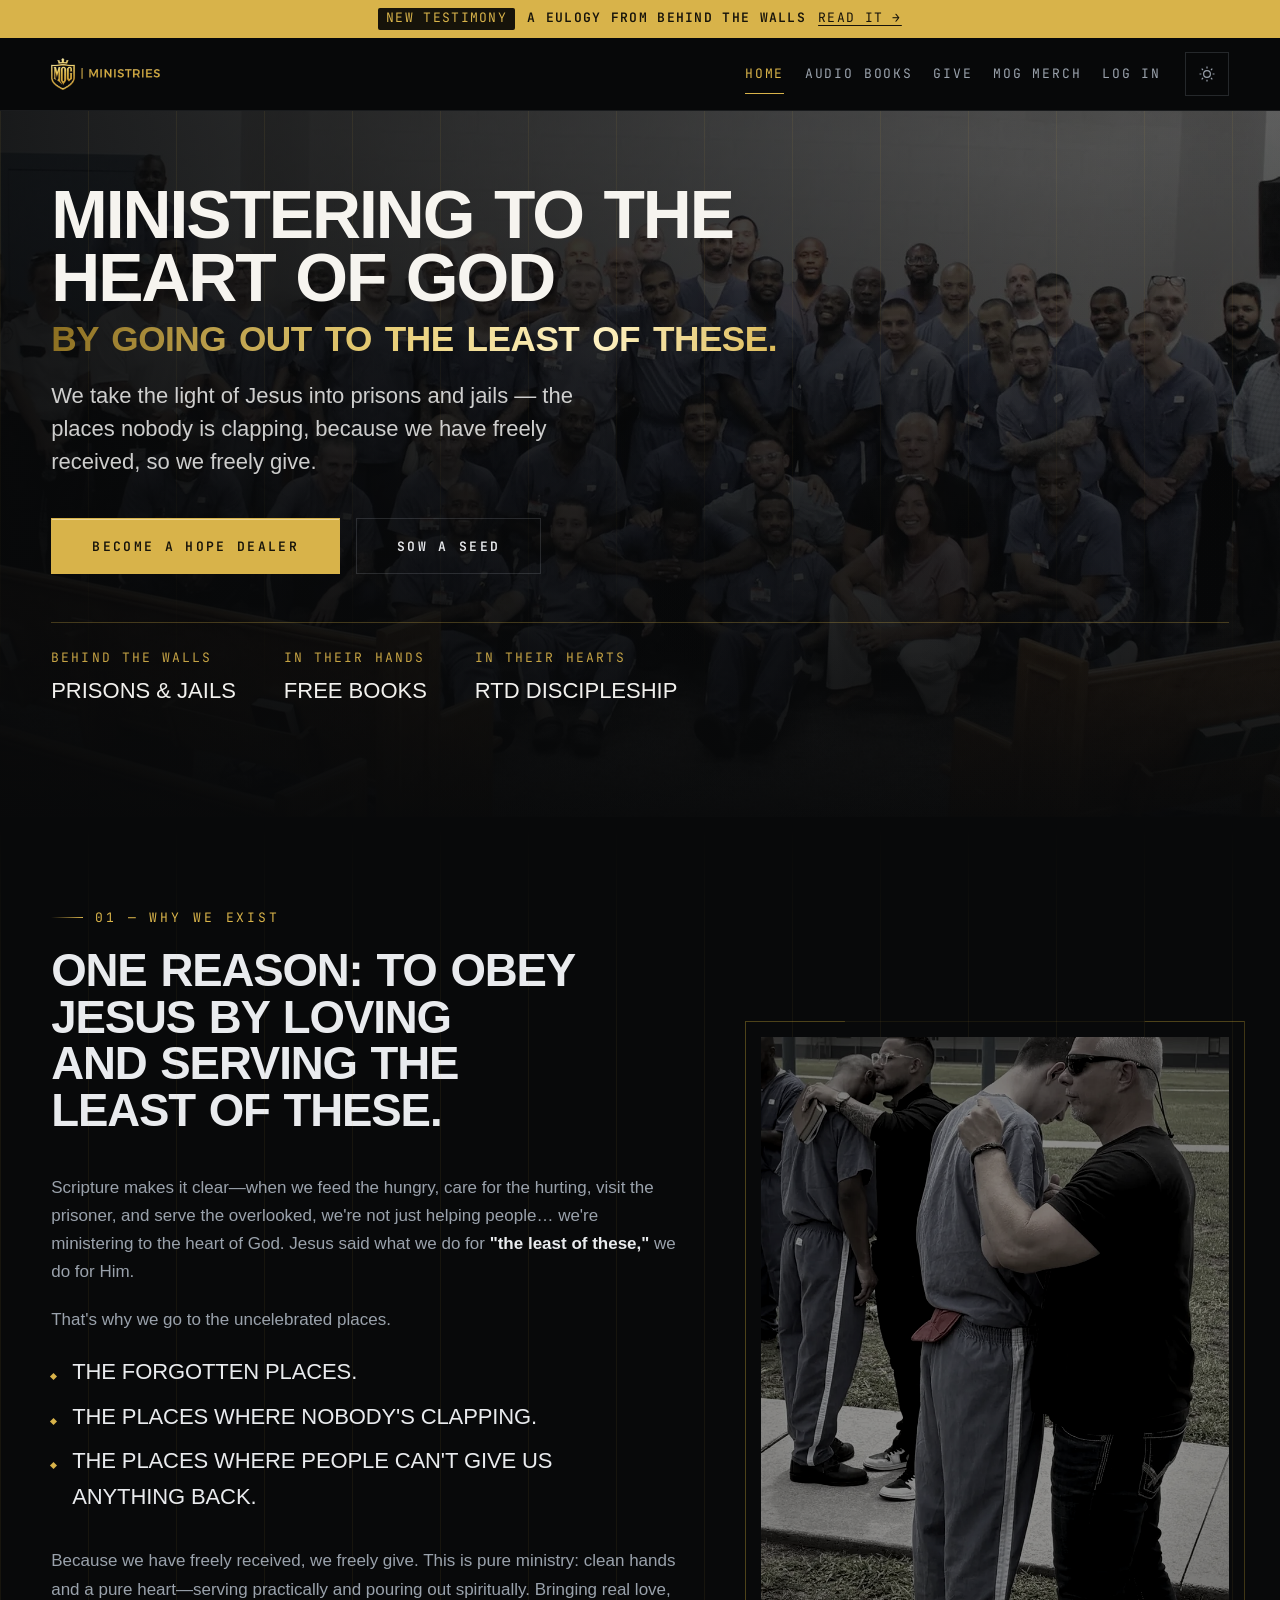
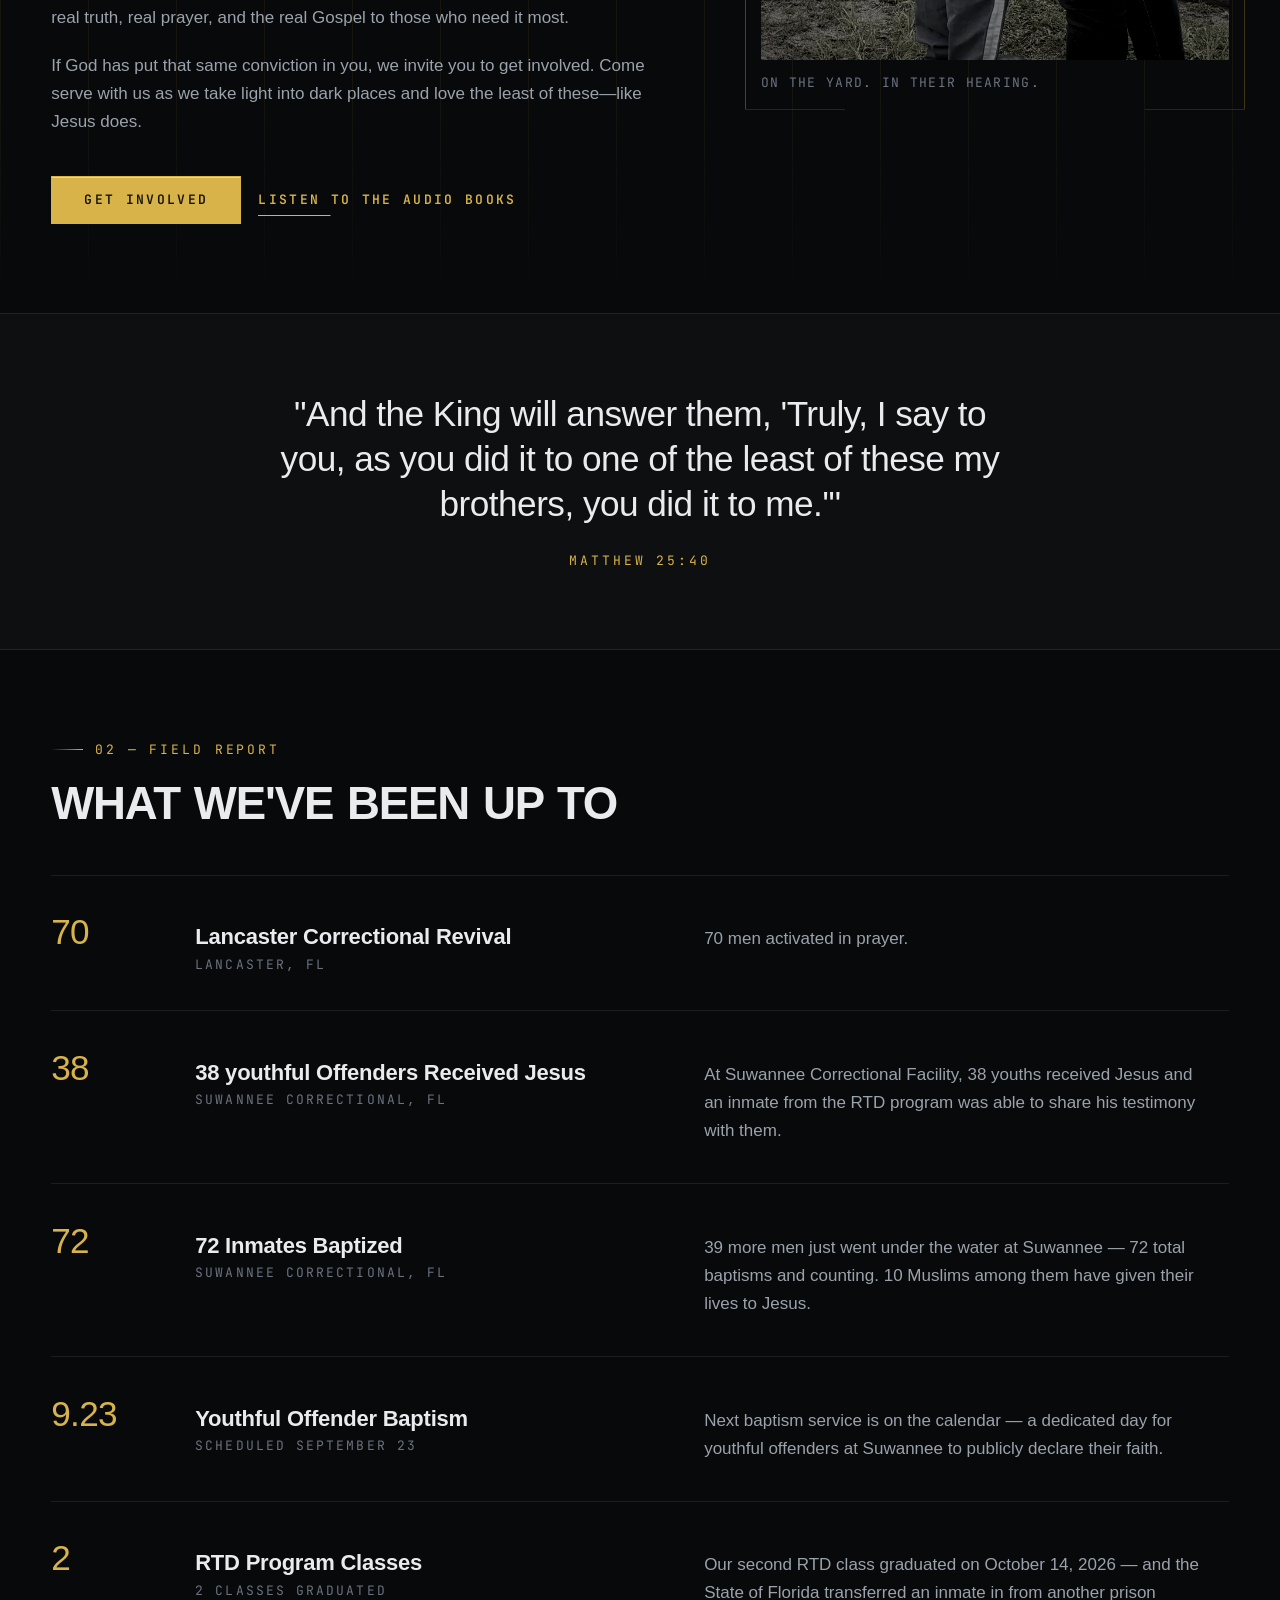
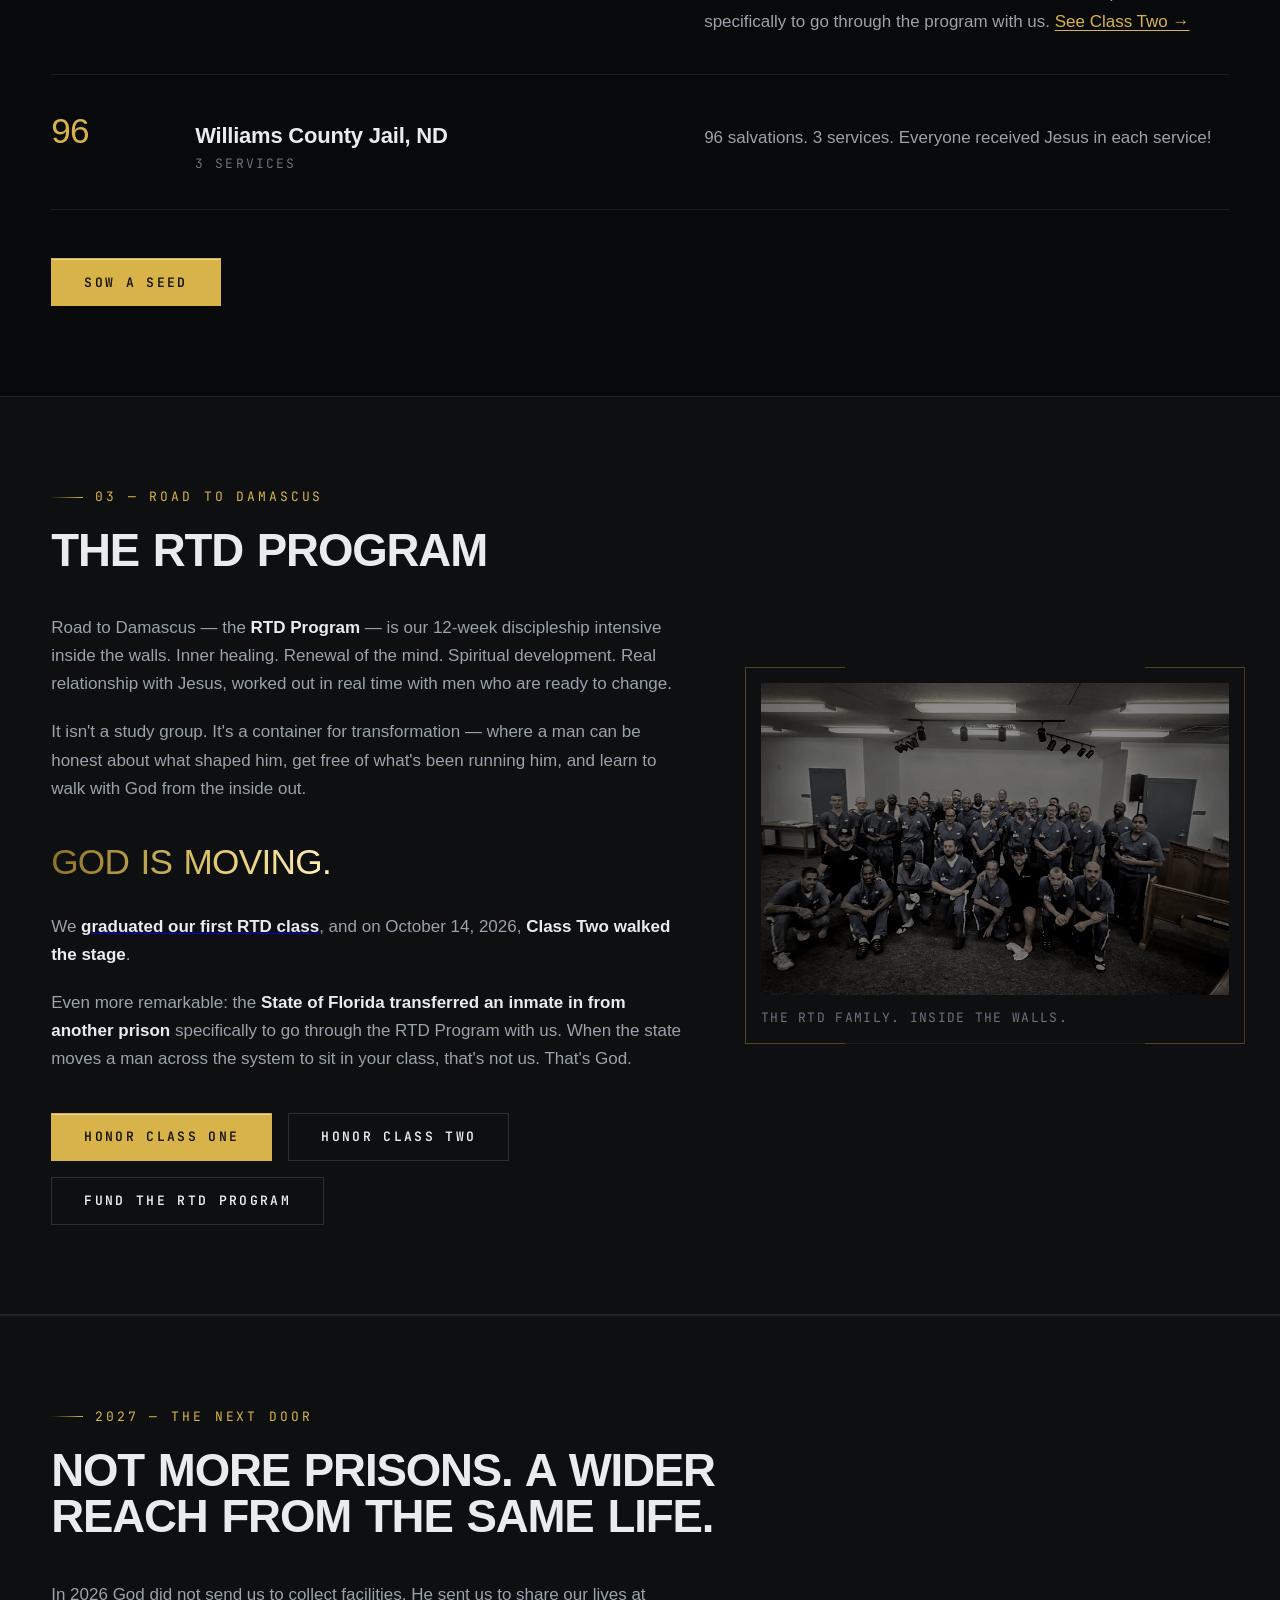
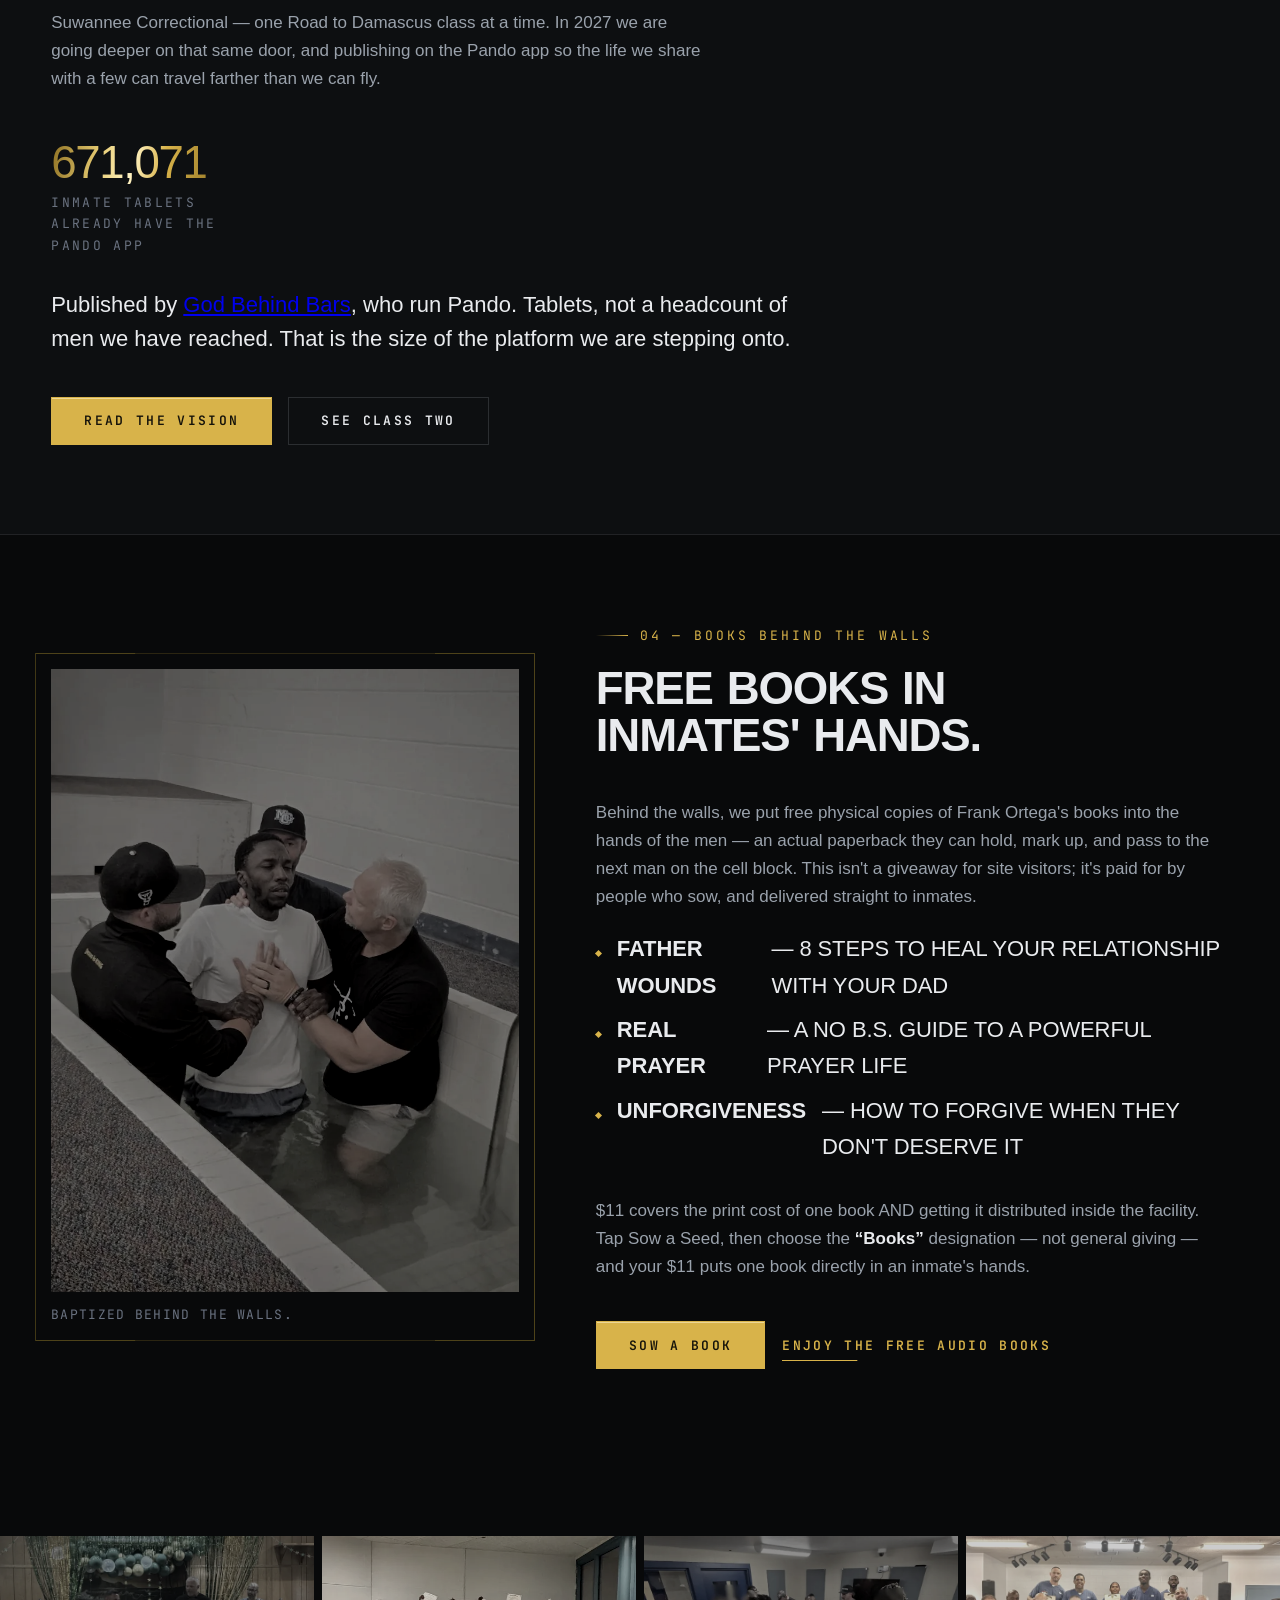
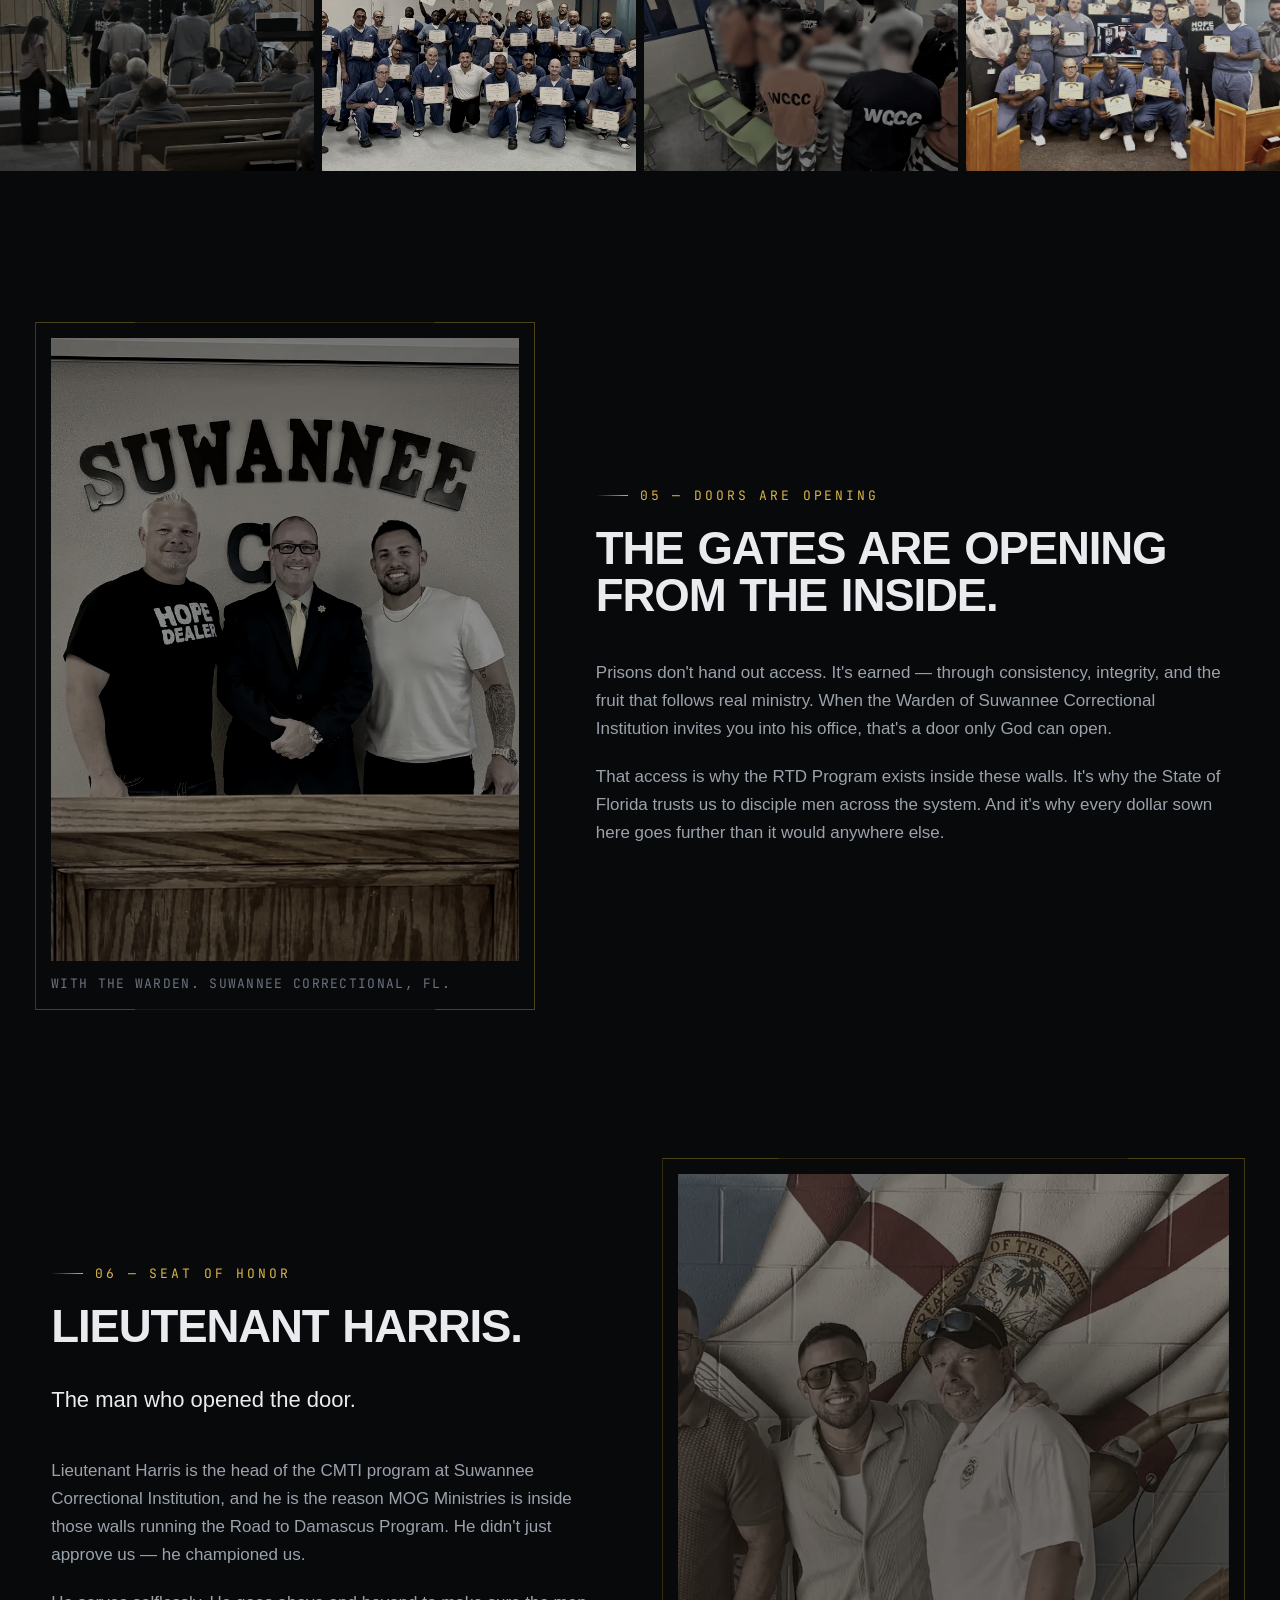
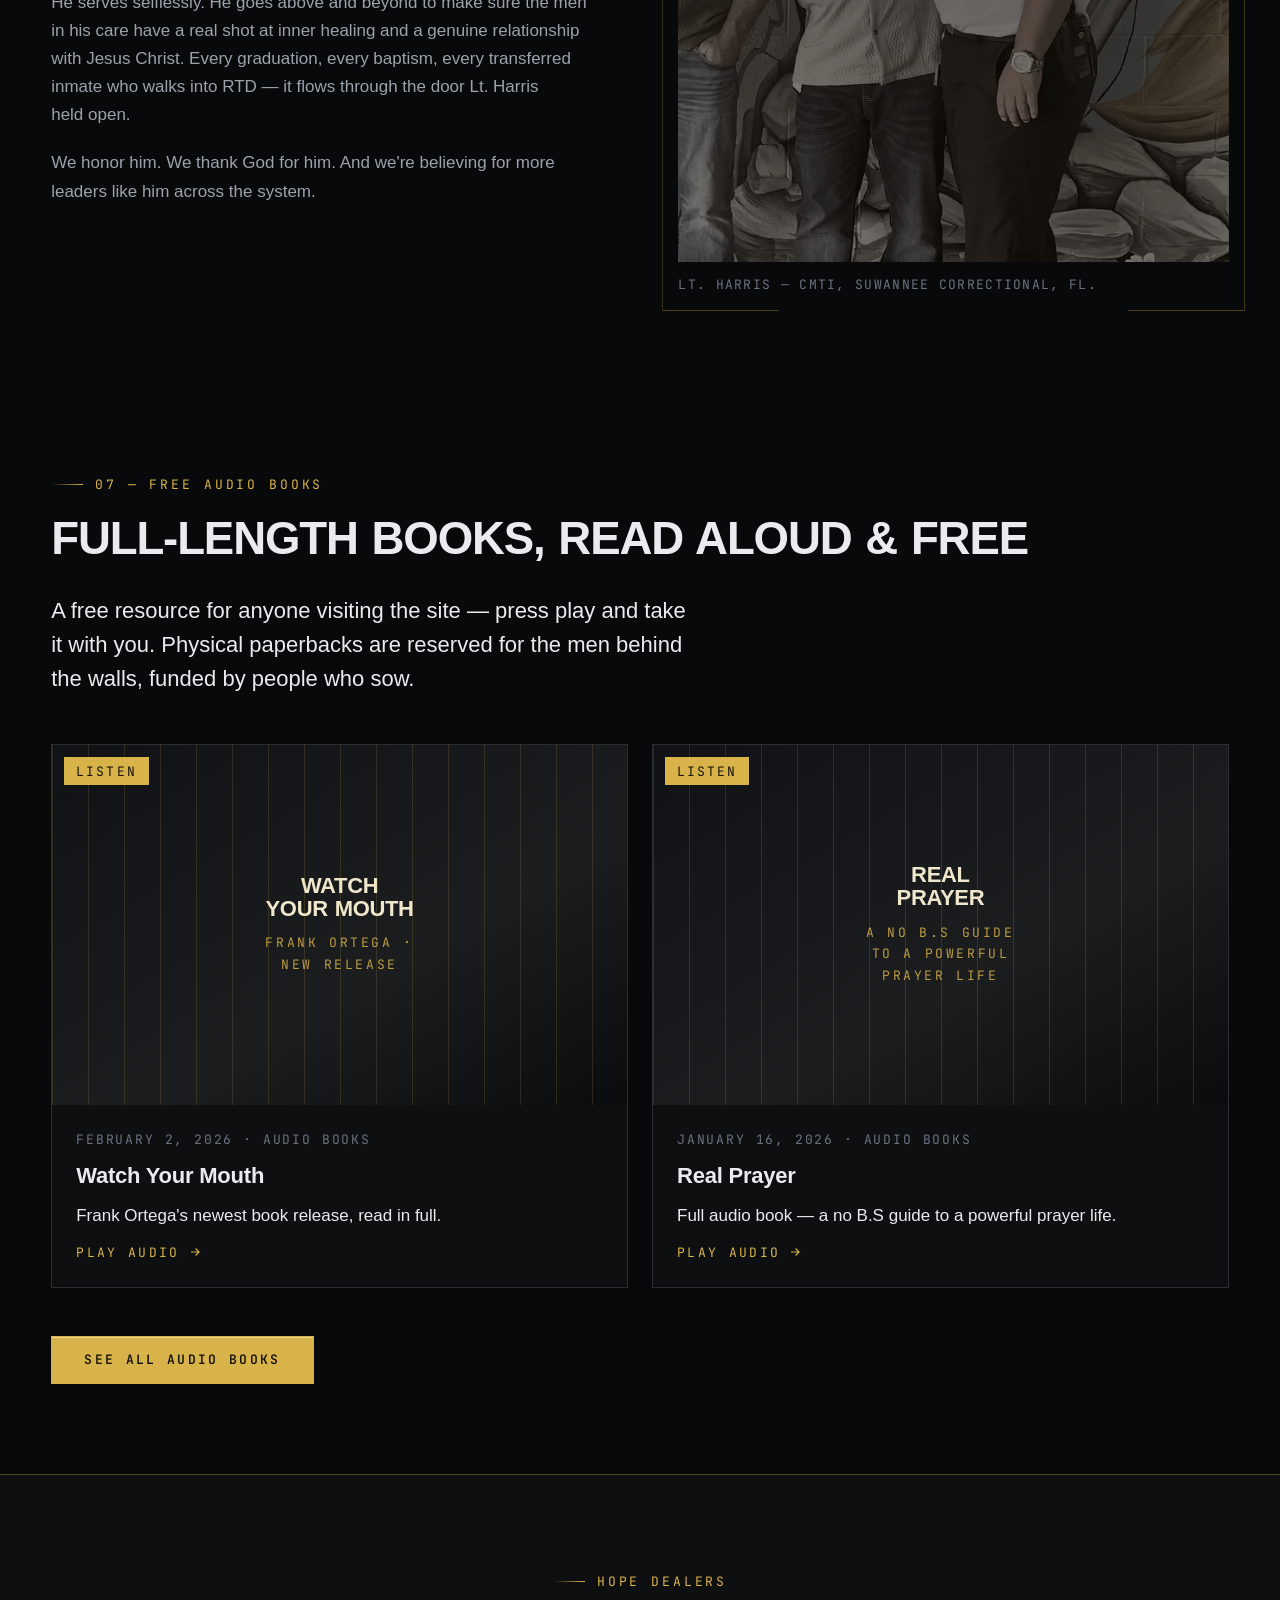
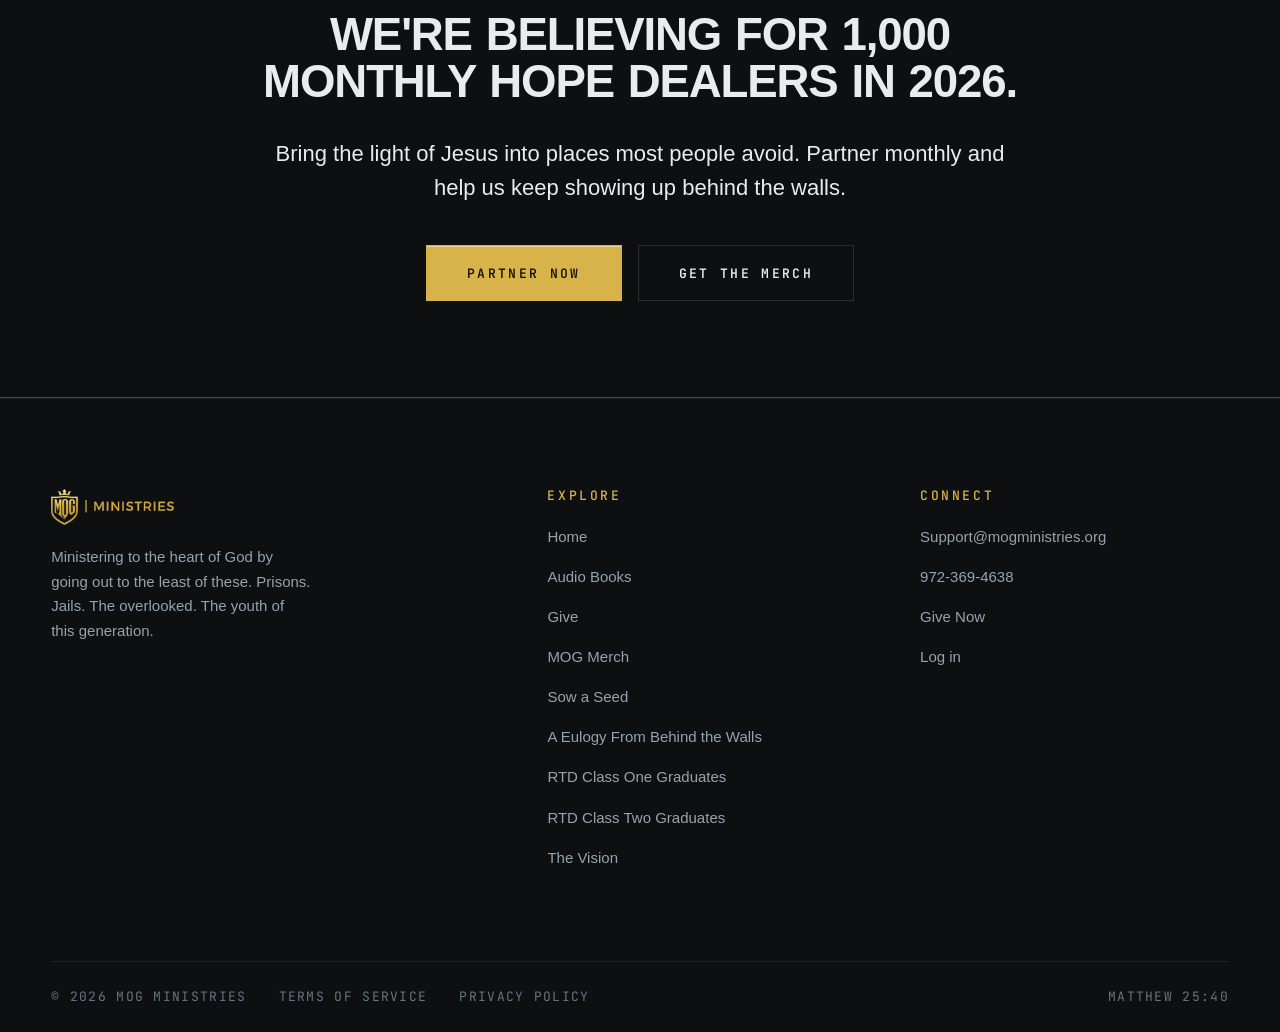
<file: index.html>
<!doctype html>
<html lang="en" data-theme="dark">
  <head>
    <meta charset="utf-8" />
    <meta name="viewport" content="width=device-width, initial-scale=1" />
    <title>MOG Ministries — Ministering to the Heart of God</title>
    <meta
      name="description"
      content="MOG Ministries takes the Gospel into prisons and jails. Real love, real truth, real prayer — ministering to the heart of God by going out to the least of these."
    />
    <meta property="og:title" content="MOG Ministries — Ministering to the Heart of God" />
    <meta
      property="og:description"
      content="Prison ministry bringing real love, real truth, real prayer and the real Gospel to the least of these."
    />
    <meta property="og:image" content="./assets/img/chapel-group-1600.webp" />
    <meta property="og:type" content="website" />
    <link rel="icon" href="./assets/img/mog-shield.png" />
    <link rel="preconnect" href="https://api.fontshare.com" />
    <link rel="preconnect" href="https://fonts.googleapis.com" />
    <link rel="preconnect" href="https://fonts.gstatic.com" crossorigin />
    <link
      href="https://api.fontshare.com/v2/css?f[]=clash-display@500,600&f[]=satoshi@400,500,700&display=swap"
      rel="stylesheet"
    />
    <link
      href="https://fonts.googleapis.com/css2?family=JetBrains+Mono:wght@400;500;600&display=swap"
      rel="stylesheet"
    />
    <link rel="stylesheet" href="./base.css" />
    <link rel="stylesheet" href="./style.css" />
    <script type="application/ld+json">
      {
        "@context": "https://schema.org",
        "@type": "Organization",
        "name": "MOG Ministries",
        "url": "https://mogministries.org",
        "email": "Support@mogministries.org",
        "telephone": "+1-972-369-4638",
        "description": "Prison ministry taking the Gospel to the least of these."
      }
    </script>
  </head>
  <body>
    <a class="skip-link" href="#main">Skip to content</a>

    <header class="site-header">
      <a class="topbar" href="./testimony.html">
        <span class="topbar__tag">New testimony</span>
        <span class="topbar__text">A Eulogy From Behind the Walls</span>
        <span class="topbar__cta">Read it &rarr;</span>
      </a>
      <div class="header-inner">
        <a class="brand" href="./index.html" aria-label="MOG Ministries — home">
          <img src="./assets/img/mog-logo.png" alt="MOG Ministries" width="1400" height="411" />
        </a>
        <nav class="nav" id="primary-nav" aria-label="Primary">
          <a href="./index.html" aria-current="page">Home</a>
          <a href="./audio-books.html">Audio Books</a>
          <a href="./give.html">Give</a>
          <a href="./merch.html">MOG Merch</a>
          <a
            href="https://mog-ministries-518429.churchcenter.com/login"
            target="_blank"
            rel="noopener noreferrer"
            >Log in</a
          >
        </nav>
        <div class="header-actions">
          <button class="icon-btn" type="button" data-theme-toggle aria-label="Switch to light mode"></button>
          <button
            class="icon-btn nav-toggle"
            type="button"
            data-nav-toggle
            aria-controls="primary-nav"
            aria-expanded="false"
            aria-label="Open menu"
          ></button>
        </div>
      </div>
    </header>

    <main id="main">
      <!-- ============================ HERO ============================ -->
      <section class="hero hero--home">
        <div class="hero__media">
          <img
            src="./assets/img/chapel-group-1600.webp"
            alt="A chapel filled with incarcerated men and correctional officers gathered together after a MOG Ministries service"
            width="1600"
            height="706"
            fetchpriority="high"
          />
        </div>
        <div class="hero__bars" aria-hidden="true"></div>
        <div class="hero__inner">
          <h1 class="display hero__title">
            Ministering to the<br />heart of God
            <span class="hero__kicker gold-text">by going out to the least of these.</span>
          </h1>
          <p class="hero__sub">
            We take the light of Jesus into prisons and jails — the places nobody is clapping,
            because we have freely received, so we freely give.
          </p>
          <div class="btn-row hero__actions">
            <a class="btn btn--gold btn--lg" href="./give.html">Become a Hope Dealer</a>
            <a class="btn btn--outline btn--lg" href="./sow.html">Sow a Seed</a>
          </div>
          <div class="hero__meta">
            <div><span class="k">Behind the walls</span><span class="v">Prisons &amp; Jails</span></div>
            <div><span class="k">In their hands</span><span class="v">Free Books</span></div>
            <div><span class="k">In their hearts</span><span class="v">RTD Discipleship</span></div>
          </div>
        </div>
      </section>

      <!-- ============================ MISSION ============================ -->
      <section class="section bars-motif" aria-labelledby="mission-title">
        <div class="shell">
          <div class="split split--wide-left">
            <div>
              <p class="eyebrow">01 — Why we exist</p>
              <h2 class="h-section reveal" id="mission-title">
                One reason: to obey Jesus by loving and serving the least of these.
              </h2>
              <div class="prose mt-10 reveal">
                <p>
                  Scripture makes it clear—when we feed the hungry, care for the hurting, visit the
                  prisoner, and serve the overlooked, we're not just helping people… we're ministering
                  to the heart of God. Jesus said what we do for <strong>"the least of these,"</strong>
                  we do for Him.
                </p>
                <p>That's why we go to the uncelebrated places.</p>
                <ul class="stack-lines" role="list">
                  <li>The forgotten places.</li>
                  <li>The places where nobody's clapping.</li>
                  <li>The places where people can't give us anything back.</li>
                </ul>
                <p class="mt-8">
                  Because we have freely received, we freely give. This is pure ministry: clean hands
                  and a pure heart—serving practically and pouring out spiritually. Bringing real
                  love, real truth, real prayer, and the real Gospel to those who need it most.
                </p>
                <p>
                  If God has put that same conviction in you, we invite you to get involved. Come
                  serve with us as we take light into dark places and love the least of these—like
                  Jesus does.
                </p>
              </div>
              <div class="btn-row mt-10 reveal">
                <a class="btn btn--gold" href="./give.html">Get Involved</a>
                <a class="btn btn--ghost" href="./audio-books.html">Listen to the audio books</a>
              </div>
            </div>
            <figure class="split__media reveal">
              <img
                src="./assets/img/yard-prayer-800.webp"
                srcset="./assets/img/yard-prayer-800.webp 800w, ./assets/img/yard-prayer-1600.webp 1600w"
                sizes="(max-width: 900px) 100vw, 42vw"
                alt="Ministry team praying one-on-one with inmates on the prison yard at Suwannee Correctional"
                width="800"
                height="1066"
                loading="lazy"
                decoding="async"
              />
              <span class="bracket-frame" aria-hidden="true"></span>
              <figcaption>On the yard. In their hearing.</figcaption>
            </figure>
          </div>
        </div>
      </section>

      <!-- ============================ SCRIPTURE ============================ -->
      <section class="section section--panel section--tight">
        <div class="shell pullquote reveal">
          <blockquote>
            "And the King will answer them, 'Truly, I say to you, as you did it to one of the least of
            these my brothers, you did it to me.'"
          </blockquote>
          <cite>Matthew 25:40</cite>
        </div>
      </section>

      <!-- ============================ LEDGER ============================ -->
      <section class="section" aria-labelledby="ledger-title">
        <div class="shell">
          <p class="eyebrow">02 — Field report</p>
          <h2 class="h-section reveal" id="ledger-title">What we've been up to</h2>

          <div class="ledger mt-12">
            <article class="ledger__row reveal">
              <p class="ledger__stat"><span data-count="70">70</span></p>
              <h3 class="ledger__title">Lancaster Correctional Revival<span>Lancaster, FL</span></h3>
              <p class="ledger__desc">70 men activated in prayer.</p>
            </article>
            <article class="ledger__row reveal">
              <p class="ledger__stat"><span data-count="38">38</span></p>
              <h3 class="ledger__title">
                38 youthful Offenders Received Jesus<span>Suwannee Correctional, FL</span>
              </h3>
              <p class="ledger__desc">
                At Suwannee Correctional Facility, 38 youths received Jesus and an inmate from the RTD
                program was able to share his testimony with them.
              </p>
            </article>
            <article class="ledger__row reveal">
              <p class="ledger__stat"><span data-count="72">72</span></p>
              <h3 class="ledger__title">72 Inmates Baptized<span>Suwannee Correctional, FL</span></h3>
              <p class="ledger__desc">
                39 more men just went under the water at Suwannee &mdash; 72 total baptisms and
                counting. 10 Muslims among them have given their lives to Jesus.
              </p>
            </article>
            <article class="ledger__row reveal">
              <p class="ledger__stat">9.23</p>
              <h3 class="ledger__title">Youthful Offender Baptism<span>Scheduled September 23</span></h3>
              <p class="ledger__desc">
                Next baptism service is on the calendar &mdash; a dedicated day for youthful offenders
                at Suwannee to publicly declare their faith.
              </p>
            </article>
            <article class="ledger__row reveal">
              <p class="ledger__stat"><span data-count="2">2</span></p>
              <h3 class="ledger__title">RTD Program Classes<span>2 classes graduated</span></h3>
              <p class="ledger__desc">
                Our second RTD class graduated on October 14, 2026 &mdash; and the State of
                Florida transferred an inmate in from another prison specifically to go through the
                program with us. <a href="./class-two.html">See Class Two &rarr;</a>
              </p>
            </article>
            <article class="ledger__row reveal">
              <p class="ledger__stat"><span data-count="96">96</span></p>
              <h3 class="ledger__title">Williams County Jail, ND<span>3 services</span></h3>
              <p class="ledger__desc">
                96 salvations. 3 services. Everyone received Jesus in each service!
              </p>
            </article>
          </div>

          <div class="btn-row mt-12 reveal">
            <a class="btn btn--gold" href="./sow.html">Sow a Seed</a>
          </div>
        </div>
      </section>

      <!-- ============================ RTD PROGRAM ============================ -->
      <section class="section section--panel" aria-labelledby="rtd-title">
        <div class="shell">
          <div class="split split--wide-left">
            <div>
              <p class="eyebrow">03 &mdash; Road to Damascus</p>
              <h2 class="h-section reveal" id="rtd-title">The RTD Program</h2>
              <div class="prose mt-10 reveal">
                <p>
                  Road to Damascus &mdash; the <strong>RTD Program</strong> &mdash; is our 12-week
                  discipleship intensive inside the walls. Inner healing. Renewal of the mind.
                  Spiritual development. Real relationship with Jesus, worked out in real time with
                  men who are ready to change.
                </p>
                <p>
                  It isn't a study group. It's a container for transformation &mdash; where a man
                  can be honest about what shaped him, get free of what's been running him, and
                  learn to walk with God from the inside out.
                </p>
              </div>
              <div class="stack-8 mt-10 reveal">
                <div class="bigline"><p class="gold-text">God is moving.</p></div>
                <div class="prose">
                  <p>
                    We <a href="./class-one.html"><strong>graduated our first RTD class</strong></a>, and on October 14, 2026,
                    <strong>Class Two walked the stage</strong>.
                  </p>
                  <p>
                    Even more remarkable: the <strong>State of Florida transferred an inmate in from
                    another prison</strong> specifically to go through the RTD Program with us. When
                    the state moves a man across the system to sit in your class, that's not us.
                    That's God.
                  </p>
                </div>
              </div>
              <div class="btn-row mt-10 reveal">
                <a class="btn btn--gold" href="./class-one.html">Honor Class One</a>
                <a class="btn btn--outline" href="./class-two.html">Honor Class Two</a>
                <a class="btn btn--outline" href="./sow.html">Fund the RTD Program</a>
              </div>
            </div>
            <figure class="split__media reveal">
              <img
                src="./assets/img/chapel-family-800.webp"
                srcset="./assets/img/chapel-family-800.webp 800w, ./assets/img/chapel-family-1600.webp 1600w"
                sizes="(max-width: 900px) 100vw, 46vw"
                alt="RTD Program class gathered together in the prison chapel with Frank Ortega and the ministry team"
                width="800"
                height="533"
                loading="lazy"
                decoding="async"
              />
              <span class="bracket-frame" aria-hidden="true"></span>
              <figcaption>The RTD family. Inside the walls.</figcaption>
            </figure>
          </div>
        </div>
      </section>

      <!-- ============================ VISION ============================ -->
      <section class="section section--panel" aria-labelledby="vision-title">
        <div class="shell">
          <p class="eyebrow">2027 &mdash; The next door</p>
          <h2 class="h-section reveal" id="vision-title">Not more prisons. A wider reach from the same life.</h2>
          <div class="prose mt-10 reveal">
            <p>
              In 2026 God did not send us to collect facilities. He sent us to share our lives at
              Suwannee Correctional &mdash; one Road to Damascus class at a time. In 2027 we are
              going deeper on that same door, and publishing on the Pando app so the life we share
              with a few can travel farther than we can fly.
            </p>
          </div>
          <div class="statline mt-12 reveal">
            <div>
              <span class="n gold-text">671,071</span>
              <span class="l">Inmate tablets already have the Pando app</span>
            </div>
          </div>
          <p class="lede muted mt-8 reveal" style="max-width: 62ch">
            Published by
            <a href="https://www.godbehindbars.com/about" target="_blank" rel="noopener noreferrer">God Behind Bars</a>,
            who run Pando. Tablets, not a headcount of men we have reached. That is the size of the
            platform we are stepping onto.
          </p>
          <div class="btn-row mt-10 reveal">
            <a class="btn btn--gold" href="./vision.html">Read the vision</a>
            <a class="btn btn--outline" href="./class-two.html">See Class Two</a>
          </div>
        </div>
      </section>

      <!-- ============================ BOOKS IN HANDS ============================ -->
      <section class="section" aria-labelledby="books-title">
        <div class="shell">
          <div class="split split--wide-right">
            <figure class="split__media reveal">
              <img
                src="./assets/img/baptism-water-800.webp"
                srcset="./assets/img/baptism-water-800.webp 800w, ./assets/img/baptism-water-1600.webp 1600w"
                sizes="(max-width: 900px) 100vw, 42vw"
                alt="Frank Ortega baptizing an inmate in the prison chapel baptistry"
                width="800"
                height="1066"
                loading="lazy"
                decoding="async"
              />
              <span class="bracket-frame" aria-hidden="true"></span>
              <figcaption>Baptized behind the walls.</figcaption>
            </figure>
            <div>
              <p class="eyebrow">04 &mdash; Books behind the walls</p>
              <h2 class="h-section reveal">Free books in inmates' hands.</h2>
              <div class="prose mt-10 reveal">
                <p>
                  Behind the walls, we put free physical copies of Frank Ortega's books into the
                  hands of the men &mdash; an actual paperback they can hold, mark up, and pass to
                  the next man on the cell block. This isn't a giveaway for site visitors; it's
                  paid for by people who sow, and delivered straight to inmates.
                </p>
                <ul class="stack-lines" role="list">
                  <li><strong>Father Wounds</strong> &mdash; 8 steps to heal your relationship with your dad</li>
                  <li><strong>Real Prayer</strong> &mdash; a no B.S. guide to a powerful prayer life</li>
                  <li><strong>unForgiveness</strong> &mdash; how to forgive when they don't deserve it</li>
                </ul>
                <p class="mt-8">
                  $11 covers the print cost of one book AND getting it distributed inside the
                  facility. Tap Sow a Seed, then choose the <strong>&ldquo;Books&rdquo;</strong>
                  designation &mdash; not general giving &mdash; and your $11 puts one book directly
                  in an inmate's hands.
                </p>
              </div>
              <div class="btn-row mt-10 reveal">
                <a class="btn btn--gold" href="./sow.html">Sow a Book</a>
                <a class="btn btn--ghost" href="./audio-books.html">Enjoy the free audio books</a>
              </div>
            </div>
          </div>
        </div>
      </section>

      <!-- ============================ PHOTO STRIP ============================ -->
      <section class="section--tight" aria-label="Photos from the field">
        <div class="strip">
          <figure>
            <img
              src="./assets/img/hopedealer-stage-800.webp"
              alt="Frank Ortega on the prison chapel stage with inmates during a Hope Dealer service"
              width="800"
              height="533"
              loading="lazy"
              decoding="async"
            />
          </figure>
          <figure>
            <img
              src="./assets/img/baptism-certs-800.webp"
              alt="Men in blue prison uniforms holding up certificates of baptism"
              width="800"
              height="428"
              loading="lazy"
              decoding="async"
            />
          </figure>
          <figure>
            <img
              src="./assets/img/county-prayer-800.webp"
              alt="Frank Ortega and the ministry team praying with inmates inside a county correctional facility"
              width="800"
              height="1066"
              loading="lazy"
              decoding="async"
            />
          </figure>
          <figure>
            <img
              src="./assets/img/rtd-graduation-800.webp"
              alt="RTD program graduates holding certificates of completion inside a prison chapel"
              width="800"
              height="527"
              loading="lazy"
              decoding="async"
            />
          </figure>
        </div>
      </section>

      <!-- ============================ LEADERSHIP ACCESS ============================ -->
      <section class="section" aria-labelledby="access-title">
        <div class="shell">
          <div class="split split--wide-right">
            <figure class="split__media reveal">
              <img
                src="./assets/img/warden-suwannee-800.webp"
                srcset="./assets/img/warden-suwannee-800.webp 800w, ./assets/img/warden-suwannee-1600.webp 1600w"
                sizes="(max-width: 900px) 100vw, 42vw"
                alt="Frank Ortega and the MOG team with the Warden of Suwannee Correctional Institution in Florida"
                width="800"
                height="1066"
                loading="lazy"
                decoding="async"
              />
              <span class="bracket-frame" aria-hidden="true"></span>
              <figcaption>With the Warden. Suwannee Correctional, FL.</figcaption>
            </figure>
            <div>
              <p class="eyebrow">05 &mdash; Doors are opening</p>
              <h2 class="h-section reveal" id="access-title">The gates are opening from the inside.</h2>
              <div class="prose mt-10 reveal">
                <p>
                  Prisons don't hand out access. It's earned &mdash; through consistency, integrity,
                  and the fruit that follows real ministry. When the Warden of Suwannee Correctional
                  Institution invites you into his office, that's a door only God can open.
                </p>
                <p>
                  That access is why the RTD Program exists inside these walls. It's why the State
                  of Florida trusts us to disciple men across the system. And it's why every dollar
                  sown here goes further than it would anywhere else.
                </p>
              </div>
            </div>
          </div>
        </div>
      </section>

      <!-- ============================ SEAT OF HONOR — LT. HARRIS ============================ -->
      <section class="section" aria-labelledby="harris-title">
        <div class="shell">
          <div class="split">
            <div>
              <p class="eyebrow">06 — Seat of honor</p>
              <h2 class="h-section reveal" id="harris-title">Lieutenant Harris.</h2>
              <p class="lede muted mt-8 reveal">
                The man who opened the door.
              </p>
              <div class="prose mt-10 reveal">
                <p>
                  Lieutenant Harris is the head of the CMTI program at Suwannee Correctional
                  Institution, and he is the reason MOG Ministries is inside those walls running the
                  Road to Damascus Program. He didn't just approve us &mdash; he championed us.
                </p>
                <p>
                  He serves selflessly. He goes above and beyond to make sure the men in his care
                  have a real shot at inner healing and a genuine relationship with Jesus Christ.
                  Every graduation, every baptism, every transferred inmate who walks into RTD &mdash;
                  it flows through the door Lt. Harris held open.
                </p>
                <p>
                  We honor him. We thank God for him. And we're believing for more leaders like him
                  across the system.
                </p>
              </div>
            </div>
            <figure class="split__media reveal">
              <img
                src="./assets/img/lt-harris-800.webp"
                srcset="./assets/img/lt-harris-800.webp 800w, ./assets/img/lt-harris-1600.webp 1600w"
                sizes="(max-width: 900px) 100vw, 42vw"
                alt="Frank Ortega with Lieutenant Harris, head of the CMTI program at Suwannee Correctional Institution"
                width="800"
                height="1000"
                loading="lazy"
                decoding="async"
              />
              <span class="bracket-frame" aria-hidden="true"></span>
              <figcaption>Lt. Harris — CMTI, Suwannee Correctional, FL.</figcaption>
            </figure>
          </div>
        </div>
      </section>

      <!-- ============================ AUDIO BOOKS ============================ -->
      <section class="section" aria-labelledby="latest-title">
        <div class="shell">
          <p class="eyebrow">07 — Free audio books</p>
          <h2 class="h-section reveal" id="latest-title">Full-length books, read aloud &amp; free</h2>
          <p class="lede muted max-52 mt-8 reveal">
            A free resource for anyone visiting the site &mdash; press play and take it with you.
            Physical paperbacks are reserved for the men behind the walls, funded by people who sow.
          </p>

          <div class="grid grid--2 mt-12">
            <a
              class="media-card reveal"
              href="https://mog-ministries-518429.churchcenter.com/episodes/609323"
              target="_blank"
              rel="noopener noreferrer"
            >
              <div class="media-card__art media-card__art--type">
                <span class="media-card__badge">Listen</span>
                <div>
                  <span class="t">Watch<br />Your Mouth</span>
                  <span class="s">Frank Ortega · New Release</span>
                </div>
              </div>
              <div class="media-card__body">
                <p class="media-card__date">February 2, 2026 · Audio Books</p>
                <h3 class="h-card">Watch Your Mouth</h3>
                <p>Frank Ortega's newest book release, read in full.</p>
                <span class="media-card__cta"
                  >Play audio
                  <svg width="14" height="14" viewBox="0 0 24 24" fill="none" stroke="currentColor" stroke-width="2" aria-hidden="true"><path d="M5 12h14M13 6l6 6-6 6" /></svg>
                </span>
              </div>
            </a>

            <a
              class="media-card reveal"
              href="https://mog-ministries-518429.churchcenter.com/episodes/591502"
              target="_blank"
              rel="noopener noreferrer"
            >
              <div class="media-card__art media-card__art--type">
                <span class="media-card__badge">Listen</span>
                <div>
                  <span class="t">Real<br />Prayer</span>
                  <span class="s">A No B.S Guide To A Powerful Prayer Life</span>
                </div>
              </div>
              <div class="media-card__body">
                <p class="media-card__date">January 16, 2026 · Audio Books</p>
                <h3 class="h-card">Real Prayer</h3>
                <p>Full audio book — a no B.S guide to a powerful prayer life.</p>
                <span class="media-card__cta"
                  >Play audio
                  <svg width="14" height="14" viewBox="0 0 24 24" fill="none" stroke="currentColor" stroke-width="2" aria-hidden="true"><path d="M5 12h14M13 6l6 6-6 6" /></svg>
                </span>
              </div>
            </a>
          </div>

          <div class="btn-row mt-12 reveal">
            <a class="btn btn--gold" href="./audio-books.html">See all audio books</a>
          </div>
        </div>
      </section>

      <!-- ============================ CTA ============================ -->
      <section class="cta-band">
        <div class="cta-band__inner reveal">
          <p class="eyebrow eyebrow--center">Hope Dealers</p>
          <h2 class="h-section">We're believing for 1,000 monthly Hope Dealers in 2026.</h2>
          <p class="lede muted mt-8">
            Bring the light of Jesus into places most people avoid. Partner monthly and help us keep
            showing up behind the walls.
          </p>
          <div class="btn-row mt-10" style="justify-content: center">
            <a class="btn btn--gold btn--lg" href="./give.html">Partner Now</a>
            <a class="btn btn--outline btn--lg" href="./merch.html">Get the Merch</a>
          </div>
        </div>
      </section>
    </main>

    <footer class="site-footer">
      <div class="shell">
        <div class="footer-top">
          <div class="footer-brand">
            <img src="./assets/img/mog-logo.png" alt="MOG Ministries" width="1400" height="411" />
            <p>
              Ministering to the heart of God by going out to the least of these. Prisons. Jails.
              The overlooked. The youth of this generation.
            </p>
          </div>
          <div class="footer-col">
            <h2>Explore</h2>
            <ul role="list">
              <li><a href="./index.html">Home</a></li>
              <li><a href="./audio-books.html">Audio Books</a></li>
              <li><a href="./give.html">Give</a></li>
              <li><a href="./merch.html">MOG Merch</a></li>
              <li><a href="./sow.html">Sow a Seed</a></li>
              <li><a href="./testimony.html">A Eulogy From Behind the Walls</a></li>
              <li><a href="./class-one.html">RTD Class One Graduates</a></li>
              <li><a href="./class-two.html">RTD Class Two Graduates</a></li>
              <li><a href="./vision.html">The Vision</a></li>
            </ul>
          </div>
          <div class="footer-col">
            <h2>Connect</h2>
            <ul role="list">
              <li><a href="mailto:Support@mogministries.org">Support@mogministries.org</a></li>
              <li><a href="tel:9723694638">972-369-4638</a></li>
              <li>
                <a
                  href="https://mog-ministries-518429.churchcenter.com/giving"
                  target="_blank"
                  rel="noopener noreferrer"
                  >Give Now</a
                >
              </li>
              <li>
                <a
                  href="https://mog-ministries-518429.churchcenter.com/login"
                  target="_blank"
                  rel="noopener noreferrer"
                  >Log in</a
                >
              </li>
            </ul>
          </div>
        </div>
        <div class="footer-bottom">
          <span>© 2026 MOG Ministries</span>
          <a href="https://planning.center/terms/" target="_blank" rel="noopener noreferrer">Terms of Service</a>
          <a href="https://planning.center/privacy/" target="_blank" rel="noopener noreferrer">Privacy Policy</a>
          <span class="spacer">Matthew 25:40</span>
        </div>
      </div>
    </footer>

    <script src="./app.js" defer></script>
  </body>
</html>
</file>
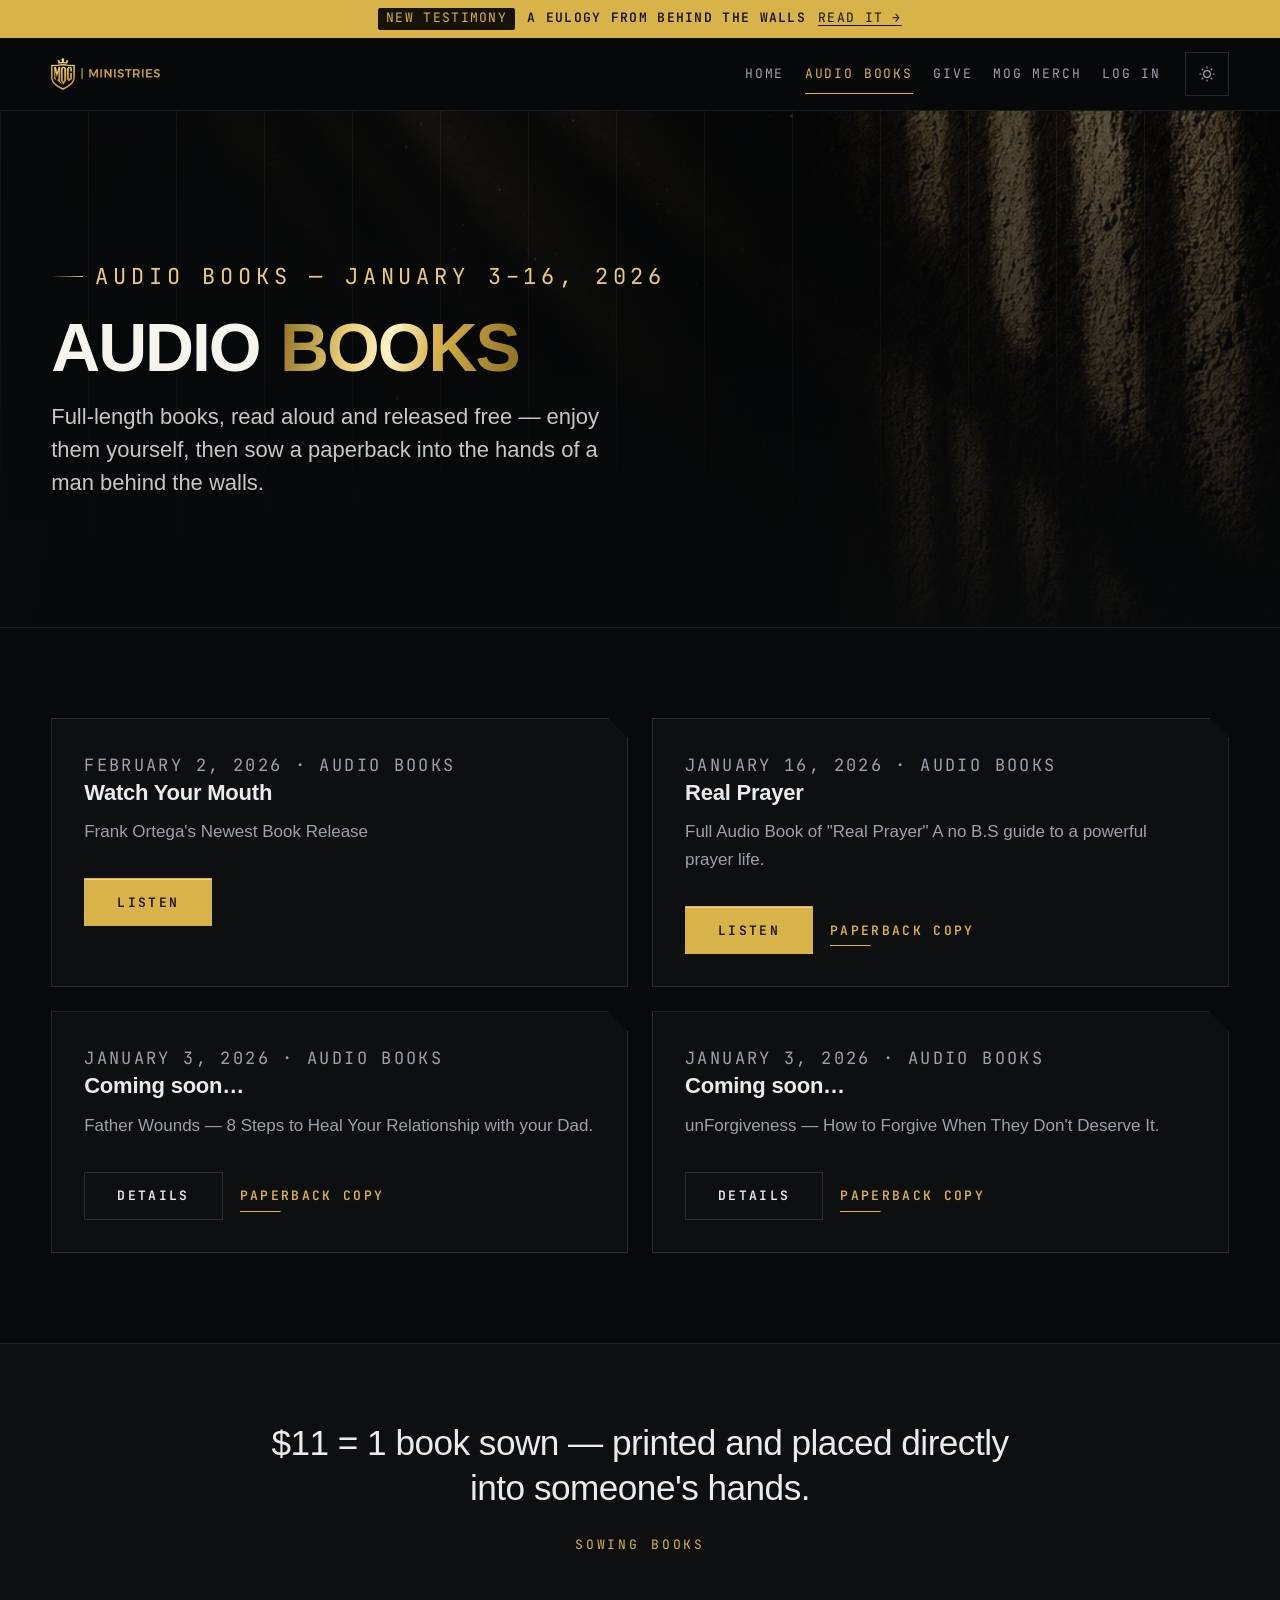
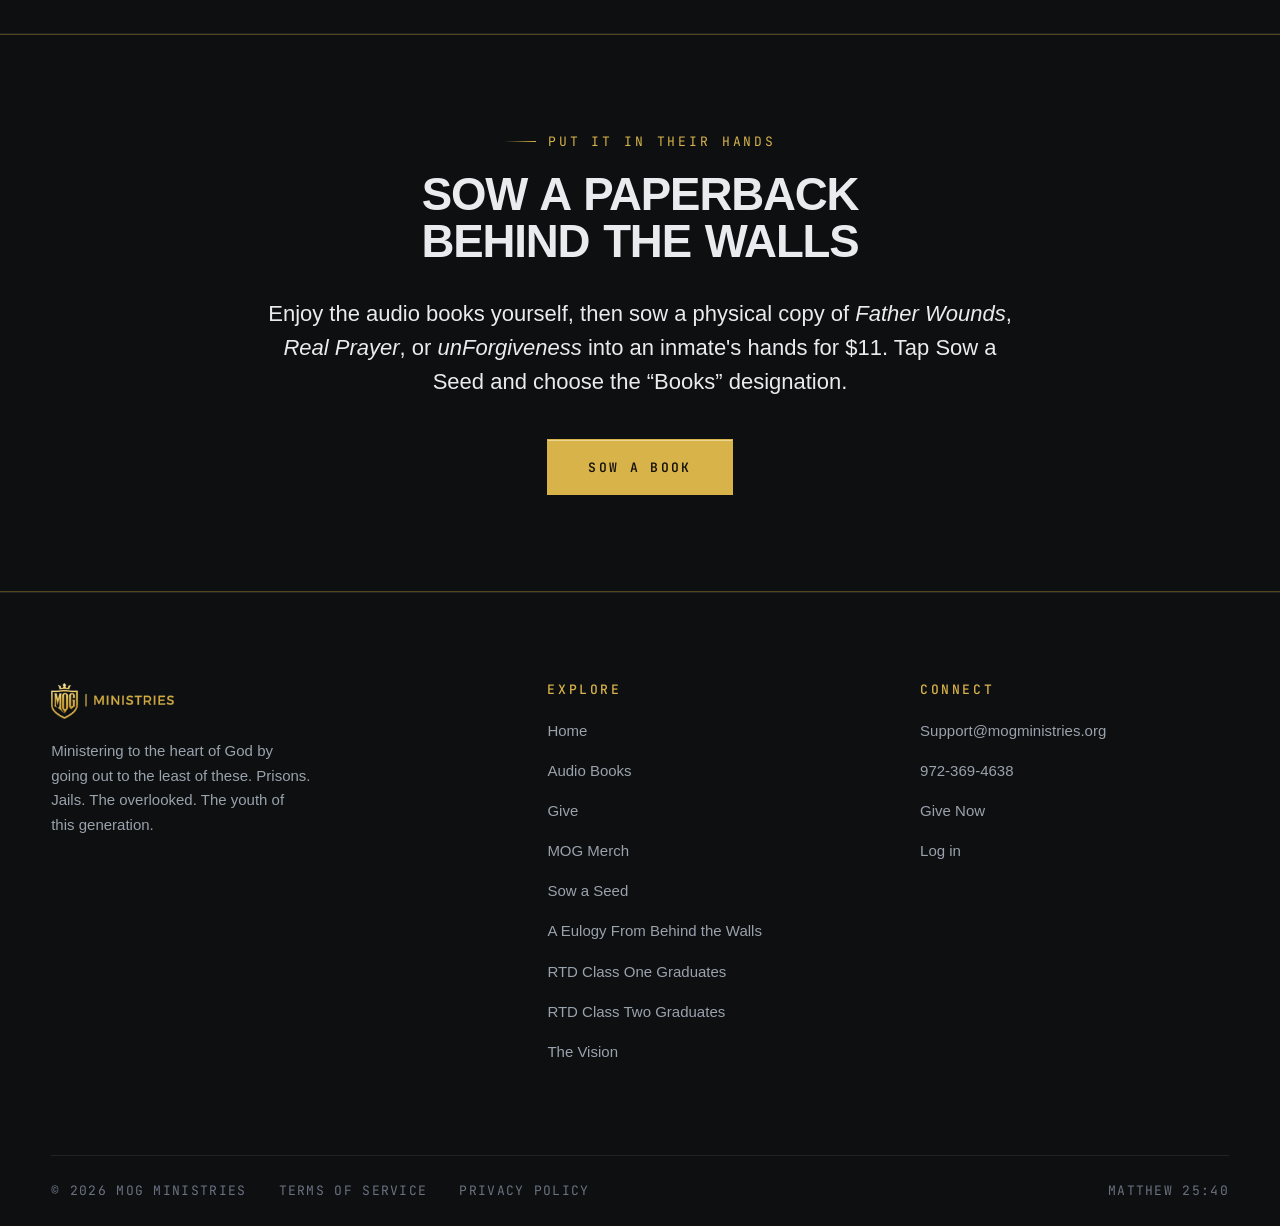
<file: audio-books.html>
<!doctype html>
<html lang="en" data-theme="dark">
  <head>
    <meta charset="utf-8" />
    <meta name="viewport" content="width=device-width, initial-scale=1" />
    <title>Audio Books | MOG Ministries</title>
    <meta name="description" content="Free full-length audio books from MOG Ministries: Watch Your Mouth, Real Prayer, Father Wounds and unForgiveness." />
    <meta property="og:title" content="Audio Books | MOG Ministries" />
    <meta property="og:description" content="Free full-length audio books from MOG Ministries: Watch Your Mouth, Real Prayer, Father Wounds and unForgiveness." />
    <meta property="og:image" content="./assets/img/tex-bars.webp" />
    <meta property="og:type" content="website" />
    <link rel="icon" href="./assets/img/mog-shield.png" />
    <link rel="preconnect" href="https://api.fontshare.com" />
    <link rel="preconnect" href="https://fonts.googleapis.com" />
    <link rel="preconnect" href="https://fonts.gstatic.com" crossorigin />
    <link href="https://api.fontshare.com/v2/css?f[]=clash-display@500,600&f[]=satoshi@400,500,700&display=swap" rel="stylesheet" />
    <link href="https://fonts.googleapis.com/css2?family=JetBrains+Mono:wght@400;500;600&display=swap" rel="stylesheet" />
    <link rel="stylesheet" href="./base.css" />
    <link rel="stylesheet" href="./style.css" />
  </head>
  <body>
    <a class="skip-link" href="#main">Skip to content</a>

    <header class="site-header">
      <a class="topbar" href="./testimony.html">
        <span class="topbar__tag">New testimony</span>
        <span class="topbar__text">A Eulogy From Behind the Walls</span>
        <span class="topbar__cta">Read it &rarr;</span>
      </a>
      <div class="header-inner">
        <a class="brand" href="./index.html" aria-label="MOG Ministries — home">
          <img src="./assets/img/mog-logo.png" alt="MOG Ministries" width="1400" height="411" />
        </a>
        <nav class="nav" id="primary-nav" aria-label="Primary">
          <a href="./index.html">Home</a>
          <a href="./audio-books.html" aria-current="page">Audio Books</a>
          <a href="./give.html">Give</a>
          <a href="./merch.html">MOG Merch</a>
          <a href="https://mog-ministries-518429.churchcenter.com/login" target="_blank" rel="noopener noreferrer">Log in</a>
        </nav>
        <div class="header-actions">
          <button class="icon-btn" type="button" data-theme-toggle aria-label="Switch colour theme"></button>
          <button class="icon-btn nav-toggle" type="button" data-nav-toggle aria-controls="primary-nav" aria-expanded="false" aria-label="Open menu"></button>
        </div>
      </div>
    </header>

    <main id="main">
      <section class="pagehead">
        <div class="pagehead__media">
          <img src="./assets/img/tex-bars.webp" alt="Gold light falling through the bars of a cell window onto a concrete wall" width="1024" height="1536" fetchpriority="high" />
        </div>
        <div class="hero__bars" aria-hidden="true"></div>
        <div class="pagehead__inner">
          <p class="eyebrow">Audio Books — January 3–16, 2026</p>
          <h1>Audio <span class="gold-text">Books</span></h1>
          <p class="hero__sub">Full-length books, read aloud and released free — enjoy them yourself, then sow a paperback into the hands of a man behind the walls.</p>
        </div>
      </section>

      <section class="section" aria-label="Audio book releases">
        <div class="shell">
          <div class="grid grid--2">
            <article class="card card--cut reveal">
              <p class="media-card__date">February 2, 2026 · Audio Books</p>
              <h2 class="h-card">Watch Your Mouth</h2>
              <p>Frank Ortega's Newest Book Release</p>
              <div class="btn-row mt-8">
                <a class="btn btn--gold" href="https://mog-ministries-518429.churchcenter.com/episodes/609323" target="_blank" rel="noopener noreferrer">Listen</a>
              </div>
            </article>

            <article class="card card--cut reveal">
              <p class="media-card__date">January 16, 2026 · Audio Books</p>
              <h2 class="h-card">Real Prayer</h2>
              <p>Full Audio Book of "Real Prayer" A no B.S guide to a powerful prayer life.</p>
              <div class="btn-row mt-8">
                <a class="btn btn--gold" href="https://mog-ministries-518429.churchcenter.com/episodes/591502" target="_blank" rel="noopener noreferrer">Listen</a>
                <a class="btn btn--ghost" href="https://www.amazon.com/Real-Prayer-B-S-Guide-Powerful/dp/B0FHQPR7SX/" target="_blank" rel="noopener noreferrer">Paperback Copy</a>
              </div>
            </article>

            <article class="card card--cut reveal">
              <p class="media-card__date">January 3, 2026 · Audio Books</p>
              <h2 class="h-card">Coming soon…</h2>
              <p>Father Wounds — 8 Steps to Heal Your Relationship with your Dad.</p>
              <div class="btn-row mt-8">
                <a class="btn btn--outline" href="https://mog-ministries-518429.churchcenter.com/episodes/591493" target="_blank" rel="noopener noreferrer">Details</a>
                <a class="btn btn--ghost" href="https://www.amazon.com/Father-Wounds-Steps-Heal-Relationship/dp/B0DWRJ88T7/" target="_blank" rel="noopener noreferrer">Paperback Copy</a>
              </div>
            </article>

            <article class="card card--cut reveal">
              <p class="media-card__date">January 3, 2026 · Audio Books</p>
              <h2 class="h-card">Coming soon…</h2>
              <p>unForgiveness — How to Forgive When They Don't Deserve It.</p>
              <div class="btn-row mt-8">
                <a class="btn btn--outline" href="https://mog-ministries-518429.churchcenter.com/episodes/591503" target="_blank" rel="noopener noreferrer">Details</a>
                <a class="btn btn--ghost" href="https://www.amazon.com/unForgiveness-Forgive-When-They-Deserve/dp/B0FV3M7MX8/" target="_blank" rel="noopener noreferrer">Paperback Copy</a>
              </div>
            </article>
          </div>
        </div>
      </section>

      <section class="section section--panel section--tight">
        <div class="shell pullquote reveal">
          <blockquote>$11 = 1 book sown — printed and placed directly into someone's hands.</blockquote>
          <cite>Sowing Books</cite>
        </div>
      </section>

      <section class="cta-band">
        <div class="cta-band__inner reveal">
          <p class="eyebrow eyebrow--center">Put it in their hands</p>
          <h2 class="h-section">Sow a paperback behind the walls</h2>
          <p class="lede muted mt-8">
            Enjoy the audio books yourself, then sow a physical copy of <em>Father Wounds</em>,
            <em>Real Prayer</em>, or <em>unForgiveness</em> into an inmate's hands for $11. Tap Sow
            a Seed and choose the “Books” designation.
          </p>
          <div class="btn-row mt-10" style="justify-content: center">
            <a class="btn btn--gold btn--lg" href="./sow.html">Sow a Book</a>
          </div>
        </div>
      </section>
    </main>

    <footer class="site-footer">
      <div class="shell">
        <div class="footer-top">
          <div class="footer-brand">
            <img src="./assets/img/mog-logo.png" alt="MOG Ministries" width="1400" height="411" />
            <p>
              Ministering to the heart of God by going out to the least of these. Prisons. Jails.
              The overlooked. The youth of this generation.
            </p>
          </div>
          <div class="footer-col">
            <h2>Explore</h2>
            <ul role="list">
              <li><a href="./index.html">Home</a></li>
              <li><a href="./audio-books.html">Audio Books</a></li>
              <li><a href="./give.html">Give</a></li>
              <li><a href="./merch.html">MOG Merch</a></li>
              <li><a href="./sow.html">Sow a Seed</a></li>
              <li><a href="./testimony.html">A Eulogy From Behind the Walls</a></li>
              <li><a href="./class-one.html">RTD Class One Graduates</a></li>
              <li><a href="./class-two.html">RTD Class Two Graduates</a></li>
              <li><a href="./vision.html">The Vision</a></li>
            </ul>
          </div>
          <div class="footer-col">
            <h2>Connect</h2>
            <ul role="list">
              <li><a href="mailto:Support@mogministries.org">Support@mogministries.org</a></li>
              <li><a href="tel:9723694638">972-369-4638</a></li>
              <li><a href="https://mog-ministries-518429.churchcenter.com/giving" target="_blank" rel="noopener noreferrer">Give Now</a></li>
              <li><a href="https://mog-ministries-518429.churchcenter.com/login" target="_blank" rel="noopener noreferrer">Log in</a></li>
            </ul>
          </div>
        </div>
        <div class="footer-bottom">
          <span>© 2026 MOG Ministries</span>
          <a href="https://planning.center/terms/" target="_blank" rel="noopener noreferrer">Terms of Service</a>
          <a href="https://planning.center/privacy/" target="_blank" rel="noopener noreferrer">Privacy Policy</a>
          <span class="spacer">Matthew 25:40</span>
        </div>
      </div>
    </footer>

    <script src="./app.js" defer></script>
  </body>
</html>
</file>
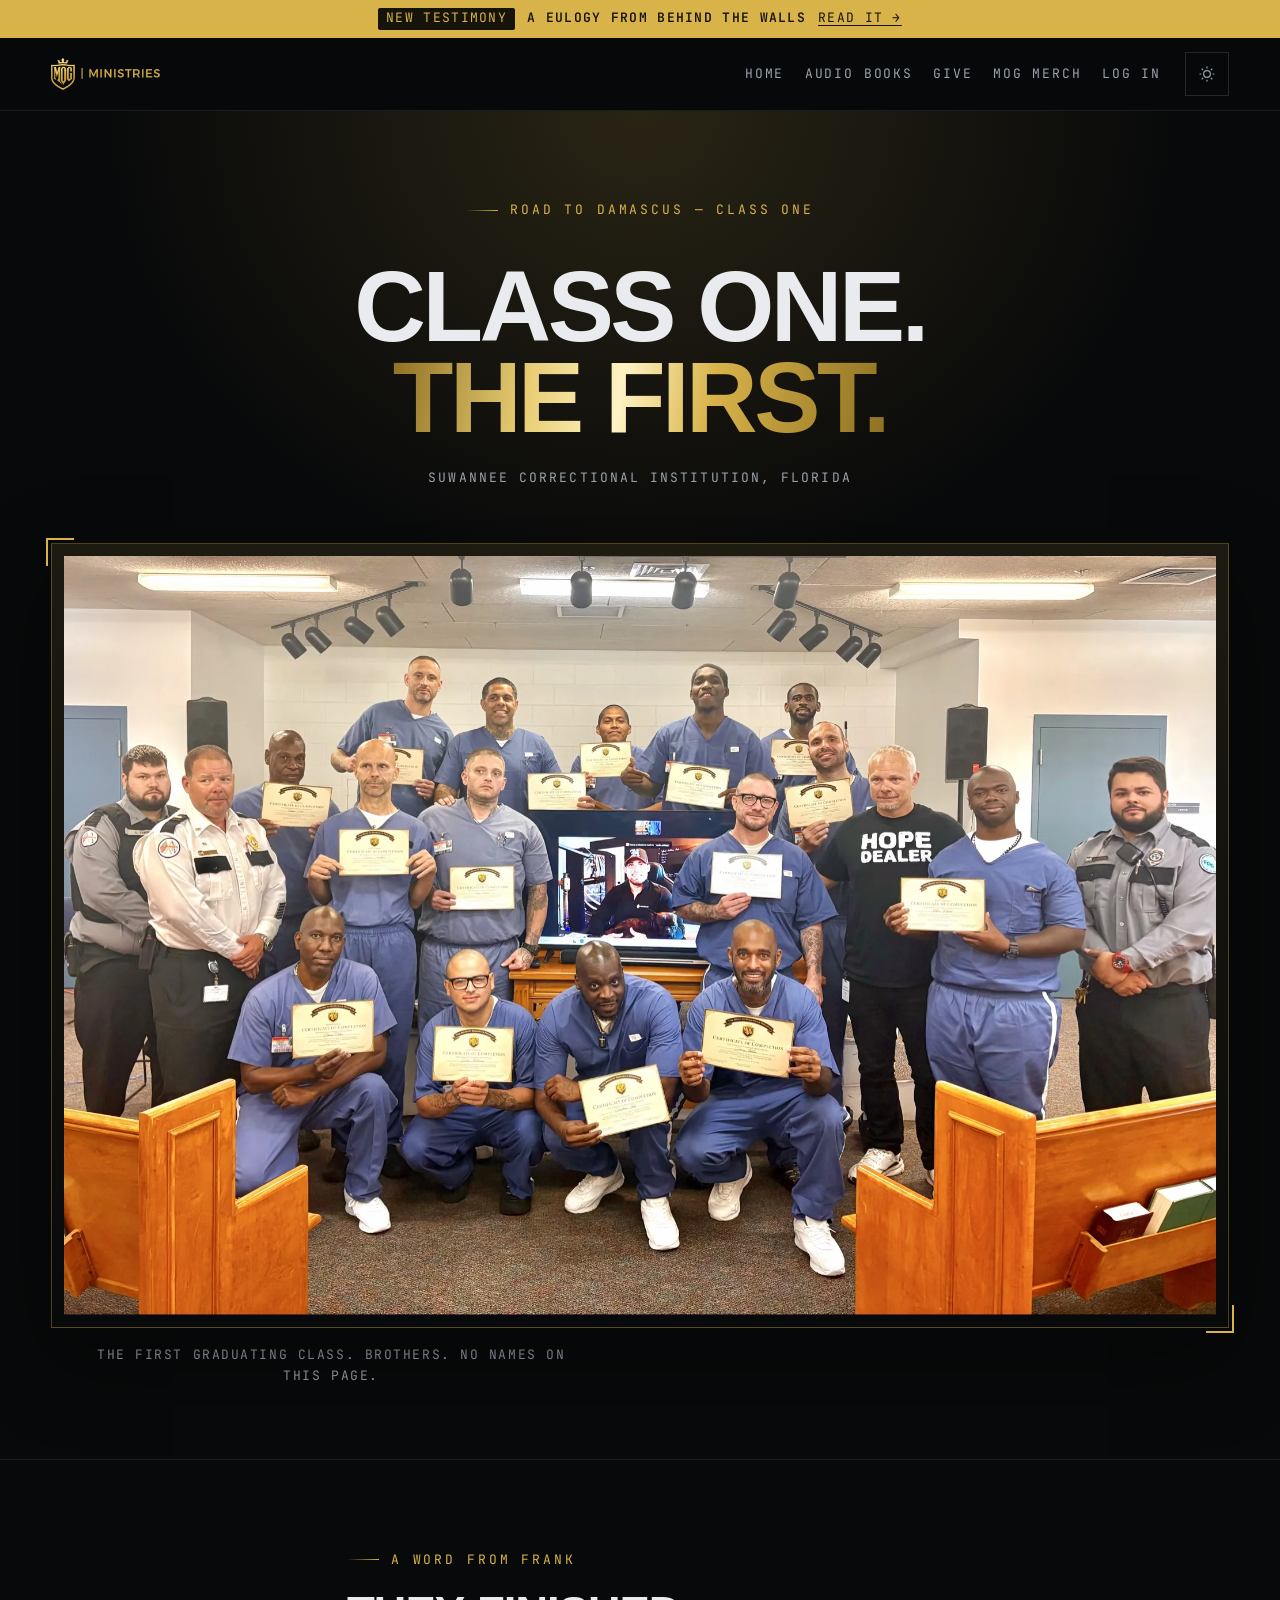
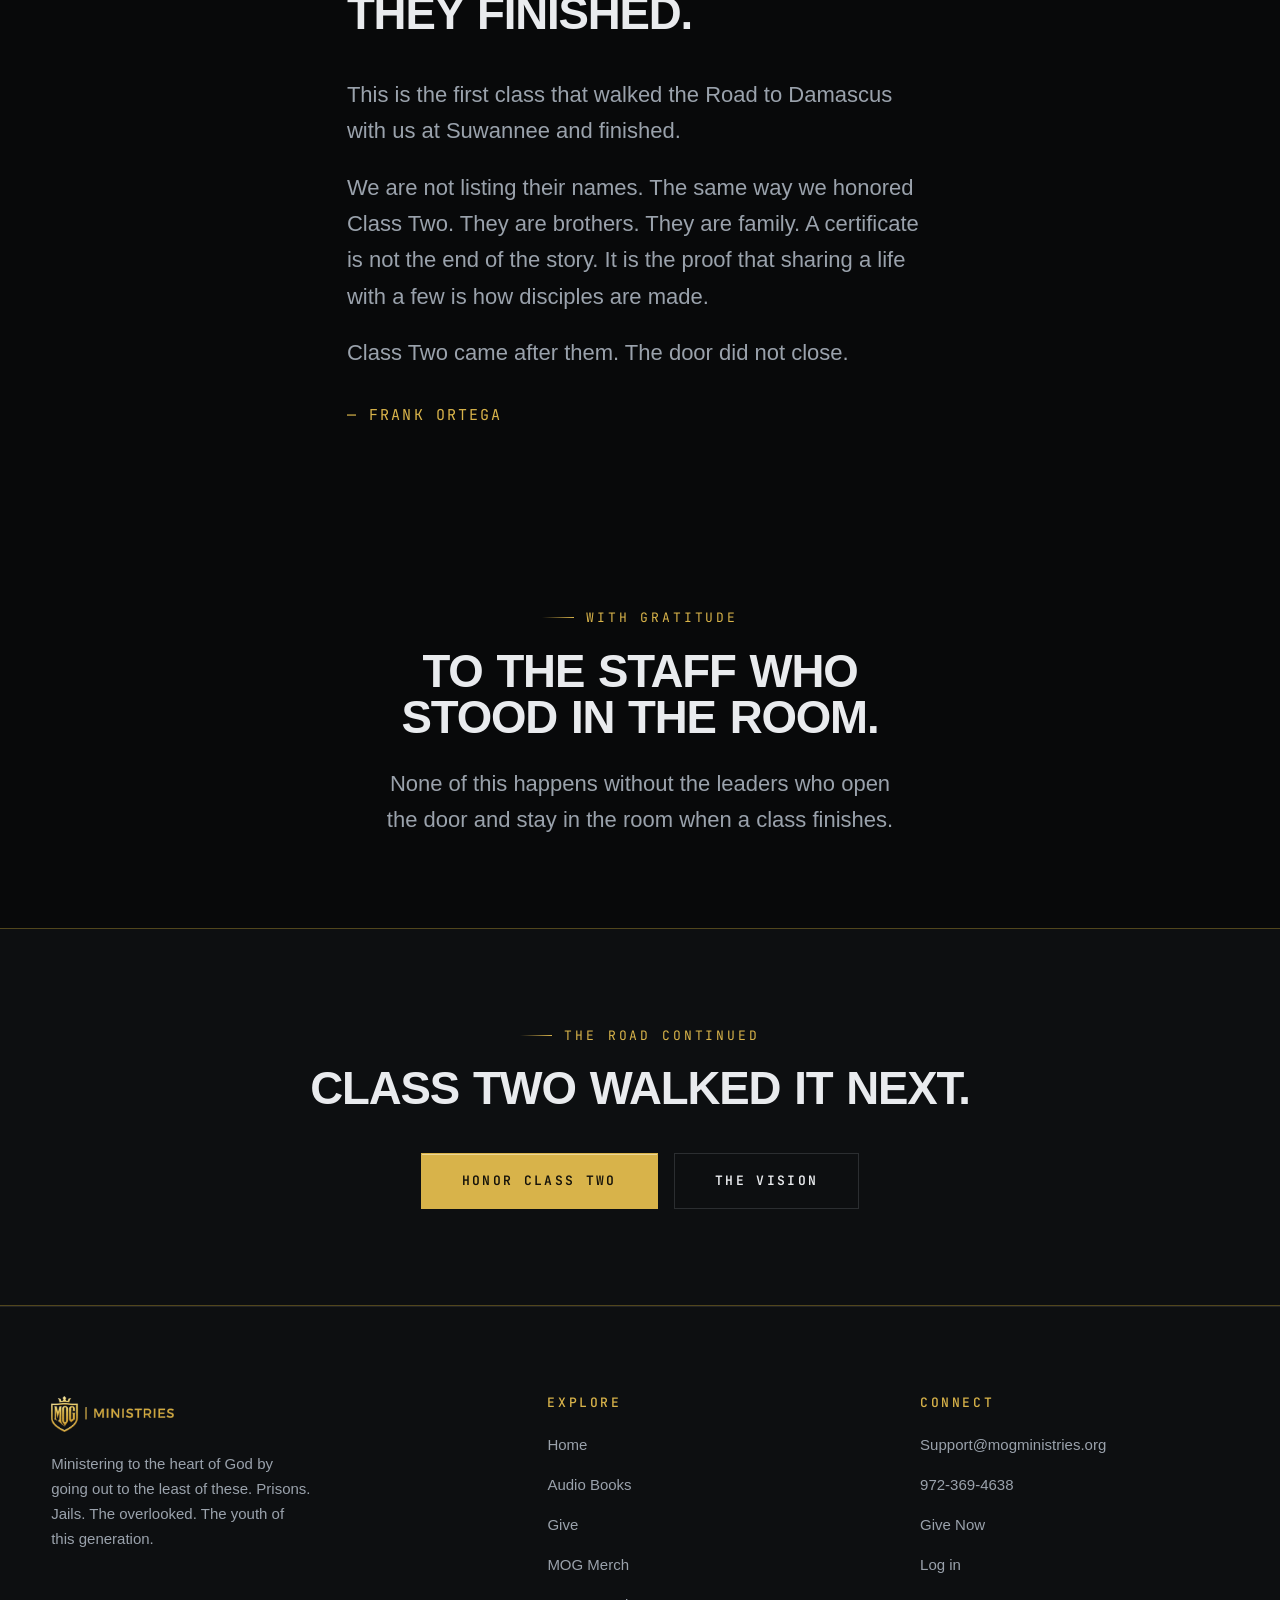
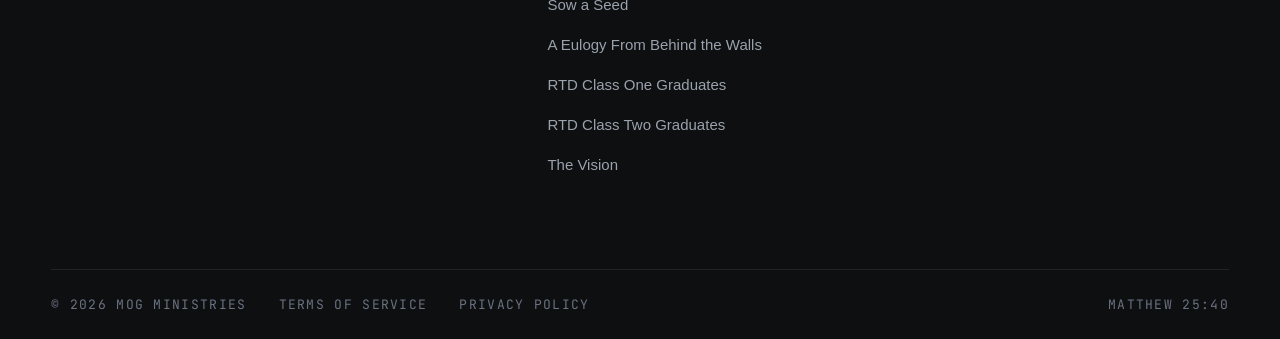
<file: class-one.html>
<!doctype html>
<html lang="en" data-theme="dark">
  <head>
    <meta charset="utf-8" />
    <meta name="viewport" content="width=device-width, initial-scale=1" />
    <title>RTD Class One Graduation | MOG Ministries</title>
    <meta name="description" content="The first graduating class of the Road to Damascus Program at Suwannee Correctional Institution." />
    <meta property="og:title" content="RTD Class One Graduation | MOG Ministries" />
    <meta property="og:description" content="The first graduating class of the Road to Damascus Program at Suwannee Correctional Institution." />
    <meta property="og:image" content="./assets/img/class-one/class-2000.webp" />
    <meta property="og:type" content="website" />
    <link rel="icon" href="./assets/img/mog-shield.png" />
    <link rel="preconnect" href="https://api.fontshare.com" />
    <link rel="preconnect" href="https://fonts.googleapis.com" />
    <link rel="preconnect" href="https://fonts.gstatic.com" crossorigin />
    <link href="https://api.fontshare.com/v2/css?f[]=clash-display@500,600&f[]=satoshi@400,500,700&display=swap" rel="stylesheet" />
    <link href="https://fonts.googleapis.com/css2?family=JetBrains+Mono:wght@400;500;600&display=swap" rel="stylesheet" />
    <link rel="stylesheet" href="./base.css" />
    <link rel="stylesheet" href="./style.css" />
  </head>
  <body>
    <a class="skip-link" href="#main">Skip to content</a>

    <header class="site-header">
      <a class="topbar" href="./testimony.html">
        <span class="topbar__tag">New testimony</span>
        <span class="topbar__text">A Eulogy From Behind the Walls</span>
        <span class="topbar__cta">Read it &rarr;</span>
      </a>
      <div class="header-inner">
        <a class="brand" href="./index.html" aria-label="MOG Ministries — home">
          <img src="./assets/img/mog-logo.png" alt="MOG Ministries" width="1400" height="411" />
        </a>
        <nav class="nav" id="primary-nav" aria-label="Primary">
          <a href="./index.html">Home</a>
          <a href="./audio-books.html">Audio Books</a>
          <a href="./give.html">Give</a>
          <a href="./merch.html">MOG Merch</a>
          <a href="https://mog-ministries-518429.churchcenter.com/login" target="_blank" rel="noopener noreferrer">Log in</a>
        </nav>
        <div class="header-actions">
          <button class="icon-btn" type="button" data-theme-toggle aria-label="Switch colour theme"></button>
          <button class="icon-btn nav-toggle" type="button" data-nav-toggle aria-controls="primary-nav" aria-expanded="false" aria-label="Open menu"></button>
        </div>
      </div>
    </header>

    <main id="main">
      <section class="grad-hero">
        <div class="grad-hero__inner shell">
          <p class="eyebrow">Road to Damascus &mdash; Class One</p>
          <h1 class="grad-hero__title">Class One.<br /><span class="gold-text">The first.</span></h1>
          <p class="grad-hero__date">Suwannee Correctional Institution, Florida</p>
        </div>
        <figure class="grad-class shell reveal">
          <div class="grad-class__frame">
            <img src="./assets/img/class-one/class-1000.webp" srcset="./assets/img/class-one/class-1000.webp 1000w, ./assets/img/class-one/class-2000.webp 2000w" sizes="(max-width: 1200px) 94vw, 1180px" alt="The first graduating class of the Road to Damascus Program at Suwannee Correctional Institution, holding certificates with ministry partners and facility staff" width="1000" height="659" fetchpriority="high" />
          </div>
          <figcaption>The first graduating class. Brothers. No names on this page.</figcaption>
        </figure>
      </section>

      <section class="section" aria-labelledby="first-title">
        <div class="shell">
          <div class="grad-letter reveal">
            <p class="eyebrow">A word from Frank</p>
            <h2 class="h-section" id="first-title">They finished.</h2>
            <div class="prose mt-10">
              <p>This is the first class that walked the Road to Damascus with us at Suwannee and finished.</p>
              <p>We are not listing their names. The same way we honored Class Two. They are brothers. They are family. A certificate is not the end of the story. It is the proof that sharing a life with a few is how disciples are made.</p>
              <p>Class Two came after them. The door did not close.</p>
            </div>
            <p class="grad-letter__sign">&mdash; Frank Ortega</p>
          </div>
        </div>
      </section>

      <section class="section" aria-labelledby="staff-title">
        <div class="shell">
          <div class="grad-thanks reveal">
            <p class="eyebrow eyebrow--center">With gratitude</p>
            <h2 class="h-section" id="staff-title">To the staff who stood in the room.</h2>
            <p>None of this happens without the leaders who open the door and stay in the room when a class finishes.</p>
          </div>
        </div>
      </section>

      <section class="cta-band">
        <div class="cta-band__inner reveal">
          <p class="eyebrow eyebrow--center">The road continued</p>
          <h2 class="h-section">Class Two walked it next.</h2>
          <div class="btn-row mt-10" style="justify-content: center">
            <a class="btn btn--gold btn--lg" href="./class-two.html">Honor Class Two</a>
            <a class="btn btn--outline btn--lg" href="./vision.html">The vision</a>
          </div>
        </div>
      </section>
    </main>

    <footer class="site-footer">
      <div class="shell">
        <div class="footer-top">
          <div class="footer-brand">
            <img src="./assets/img/mog-logo.png" alt="MOG Ministries" width="1400" height="411" />
            <p>
              Ministering to the heart of God by going out to the least of these. Prisons. Jails.
              The overlooked. The youth of this generation.
            </p>
          </div>
          <div class="footer-col">
            <h2>Explore</h2>
            <ul role="list">
              <li><a href="./index.html">Home</a></li>
              <li><a href="./audio-books.html">Audio Books</a></li>
              <li><a href="./give.html">Give</a></li>
              <li><a href="./merch.html">MOG Merch</a></li>
              <li><a href="./sow.html">Sow a Seed</a></li>
              <li><a href="./testimony.html">A Eulogy From Behind the Walls</a></li>
              <li><a href="./class-one.html">RTD Class One Graduates</a></li>
              <li><a href="./class-two.html">RTD Class Two Graduates</a></li>
              <li><a href="./vision.html">The Vision</a></li>
            </ul>
          </div>
          <div class="footer-col">
            <h2>Connect</h2>
            <ul role="list">
              <li><a href="mailto:Support@mogministries.org">Support@mogministries.org</a></li>
              <li><a href="tel:9723694638">972-369-4638</a></li>
              <li><a href="https://mog-ministries-518429.churchcenter.com/giving" target="_blank" rel="noopener noreferrer">Give Now</a></li>
              <li><a href="https://mog-ministries-518429.churchcenter.com/login" target="_blank" rel="noopener noreferrer">Log in</a></li>
            </ul>
          </div>
        </div>
        <div class="footer-bottom">
          <span>© 2026 MOG Ministries</span>
          <a href="https://planning.center/terms/" target="_blank" rel="noopener noreferrer">Terms of Service</a>
          <a href="https://planning.center/privacy/" target="_blank" rel="noopener noreferrer">Privacy Policy</a>
          <span class="spacer">Matthew 25:40</span>
        </div>
      </div>
    </footer>

    <script src="./app.js" defer></script>
  </body>
</html>
</file>
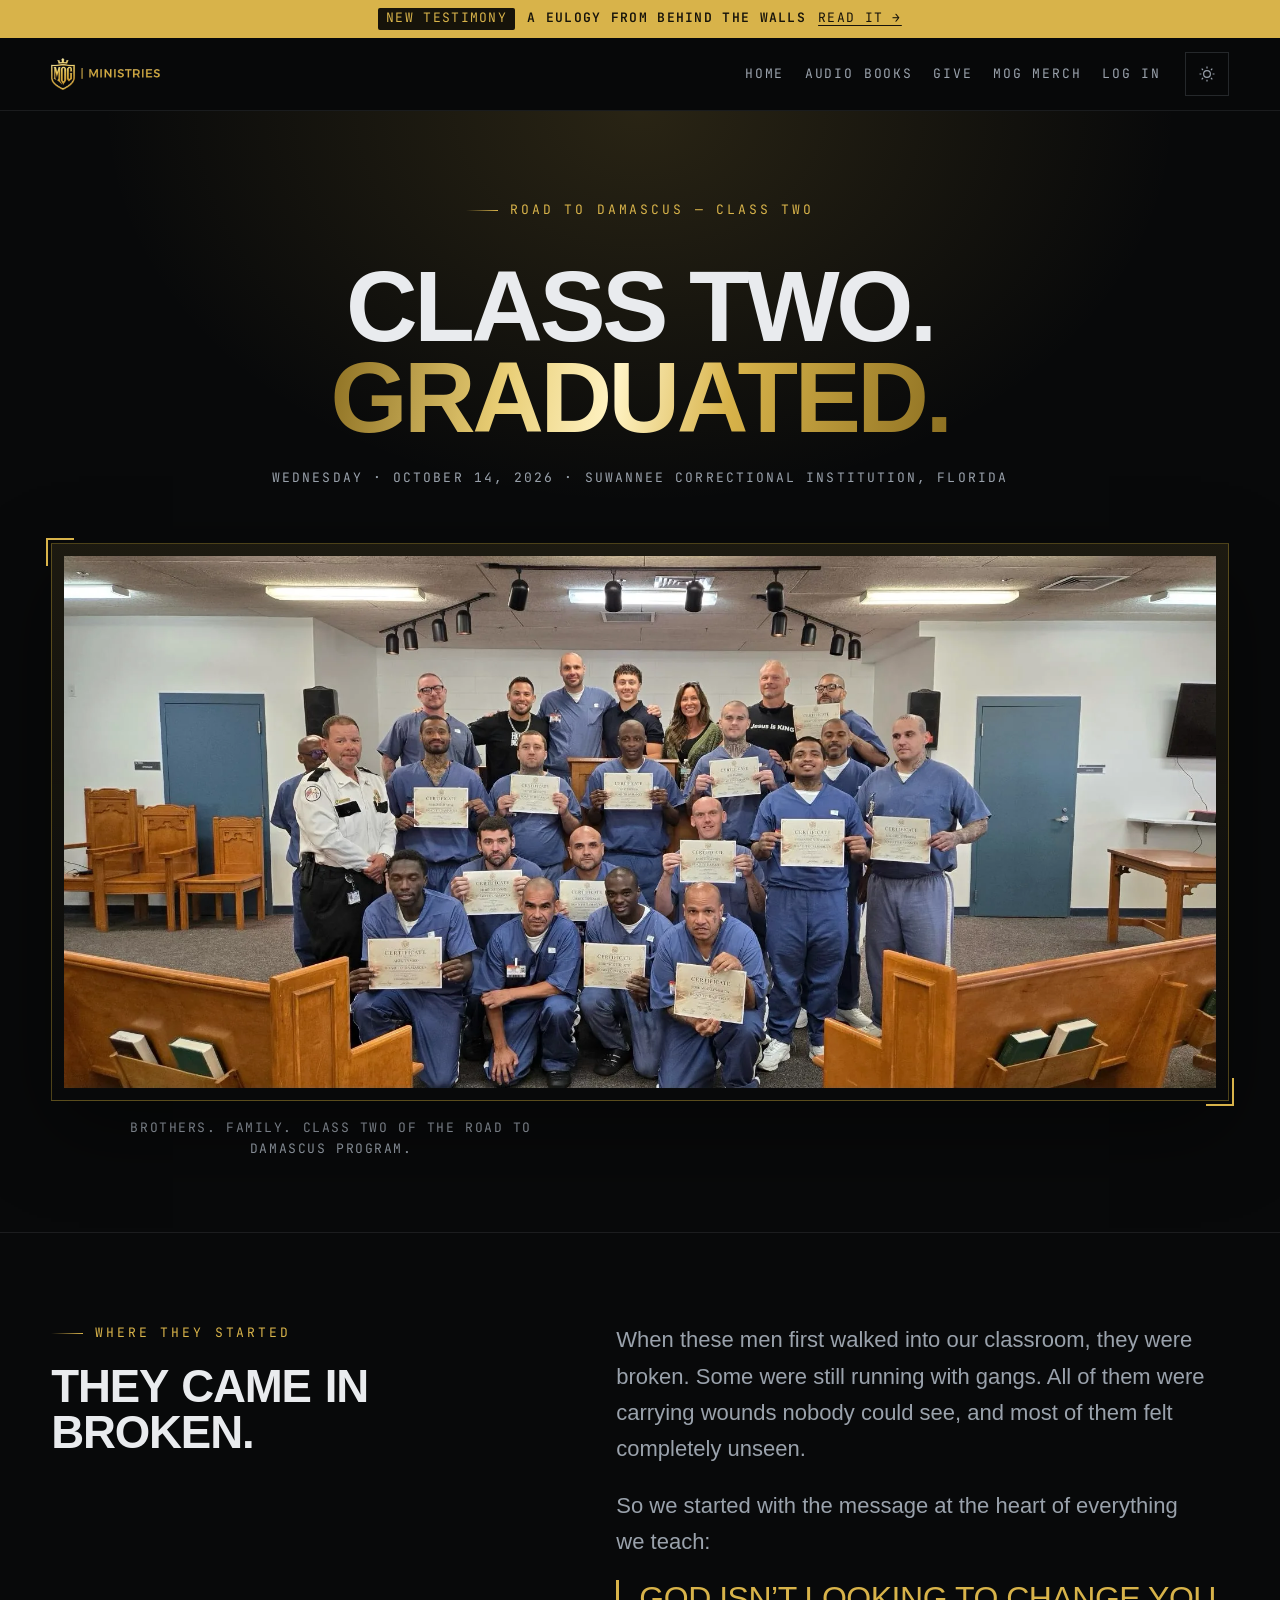
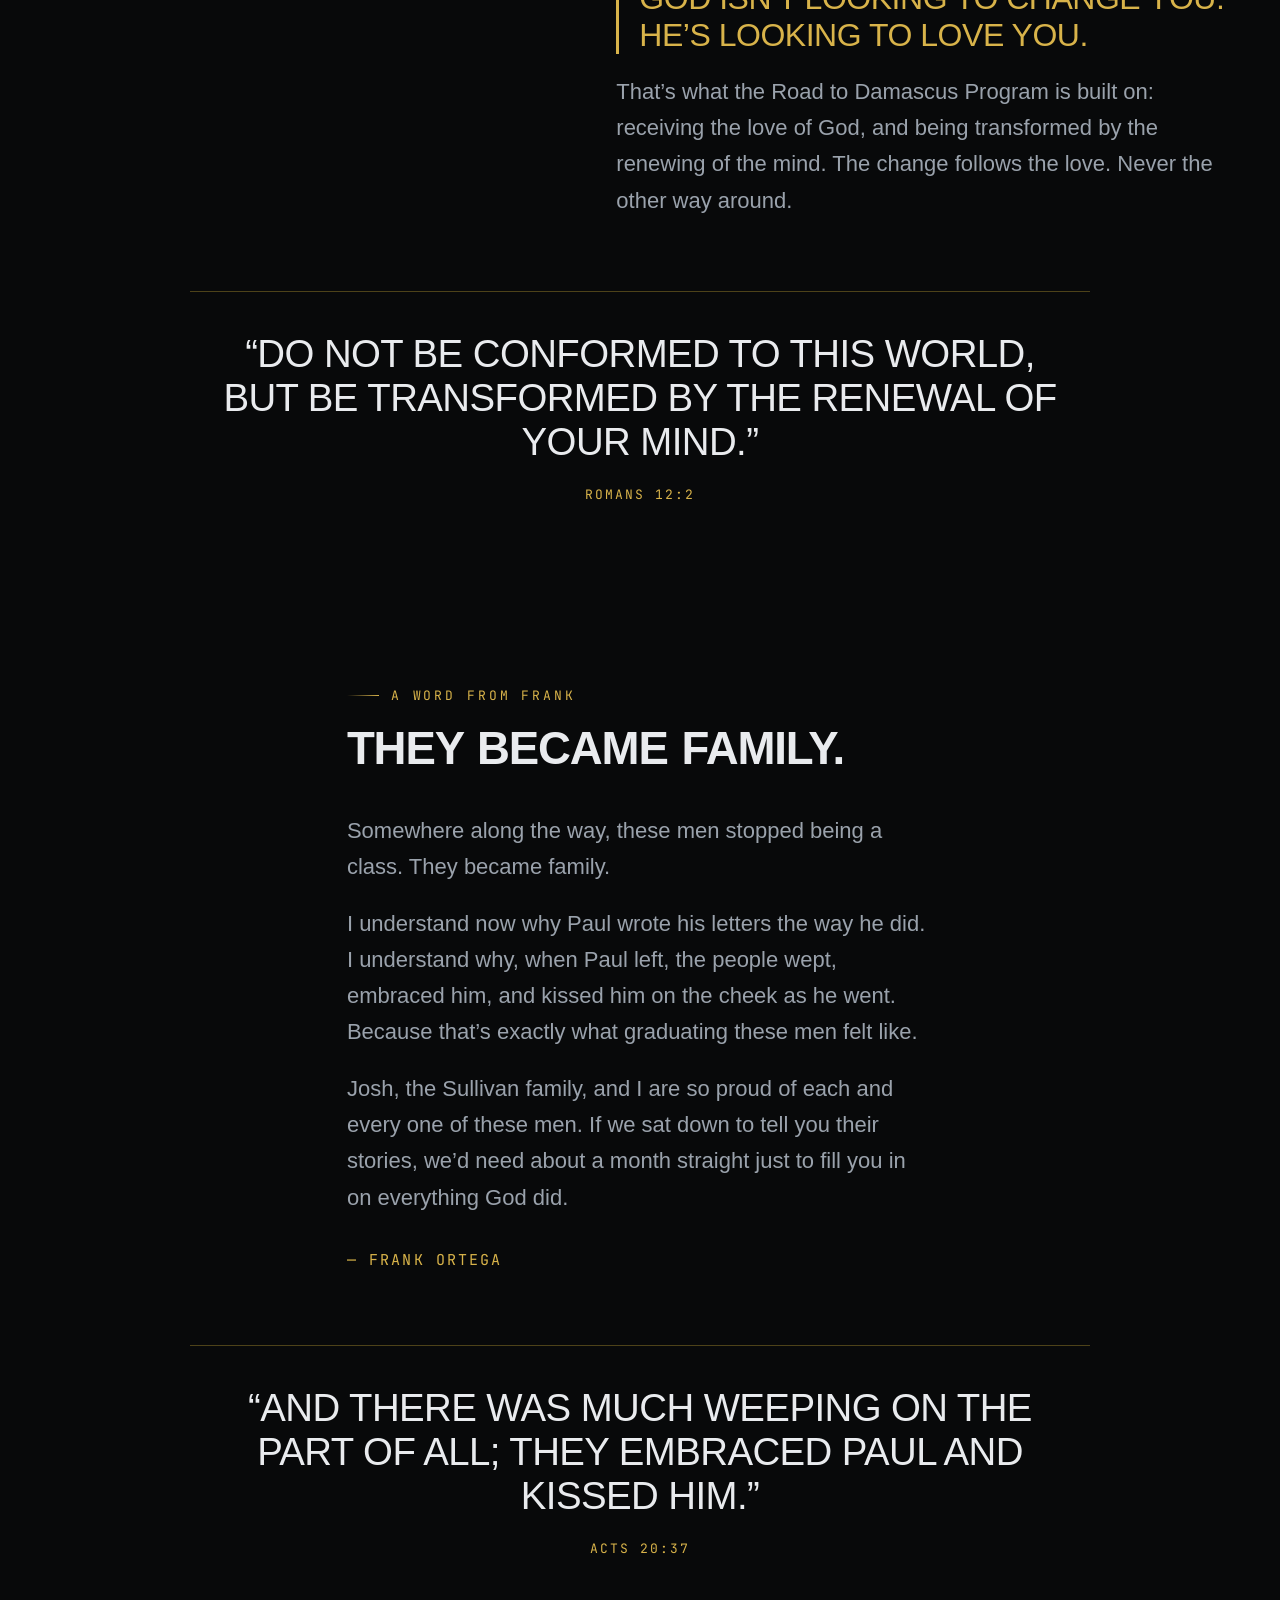
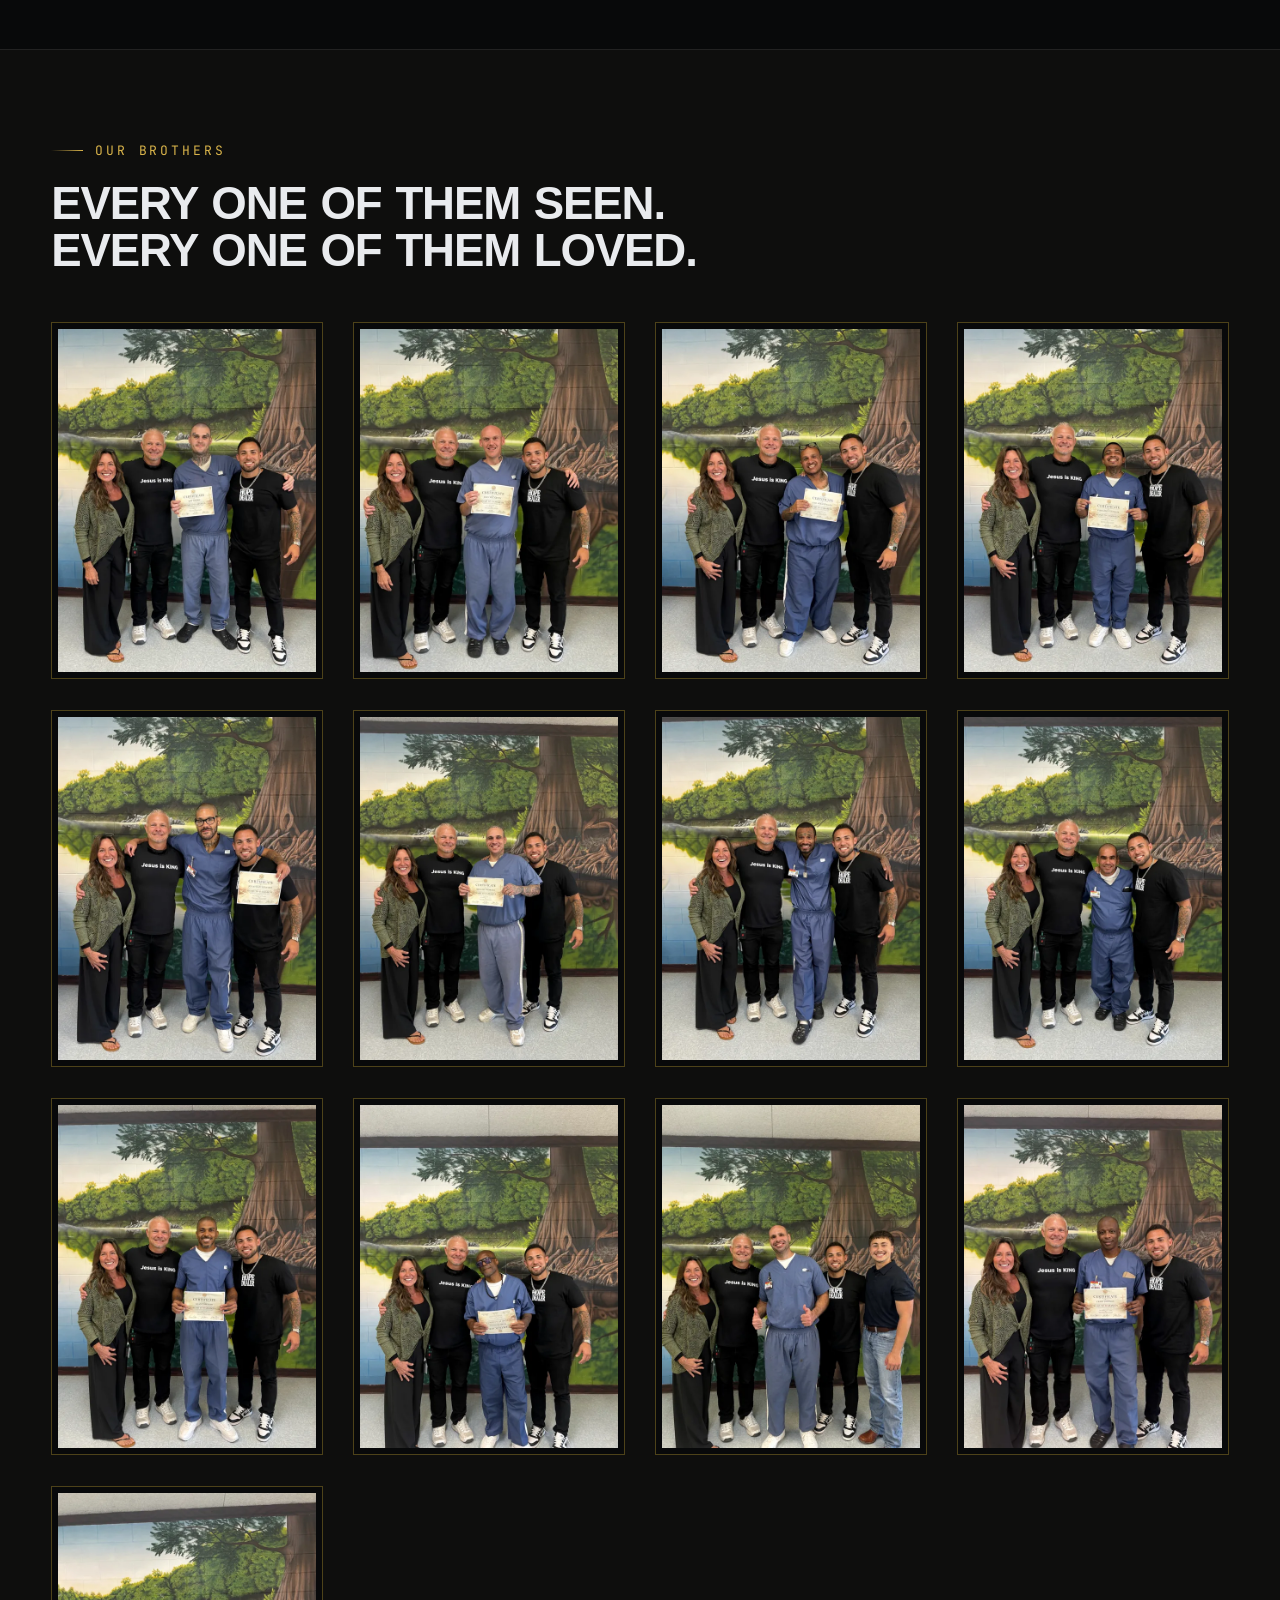
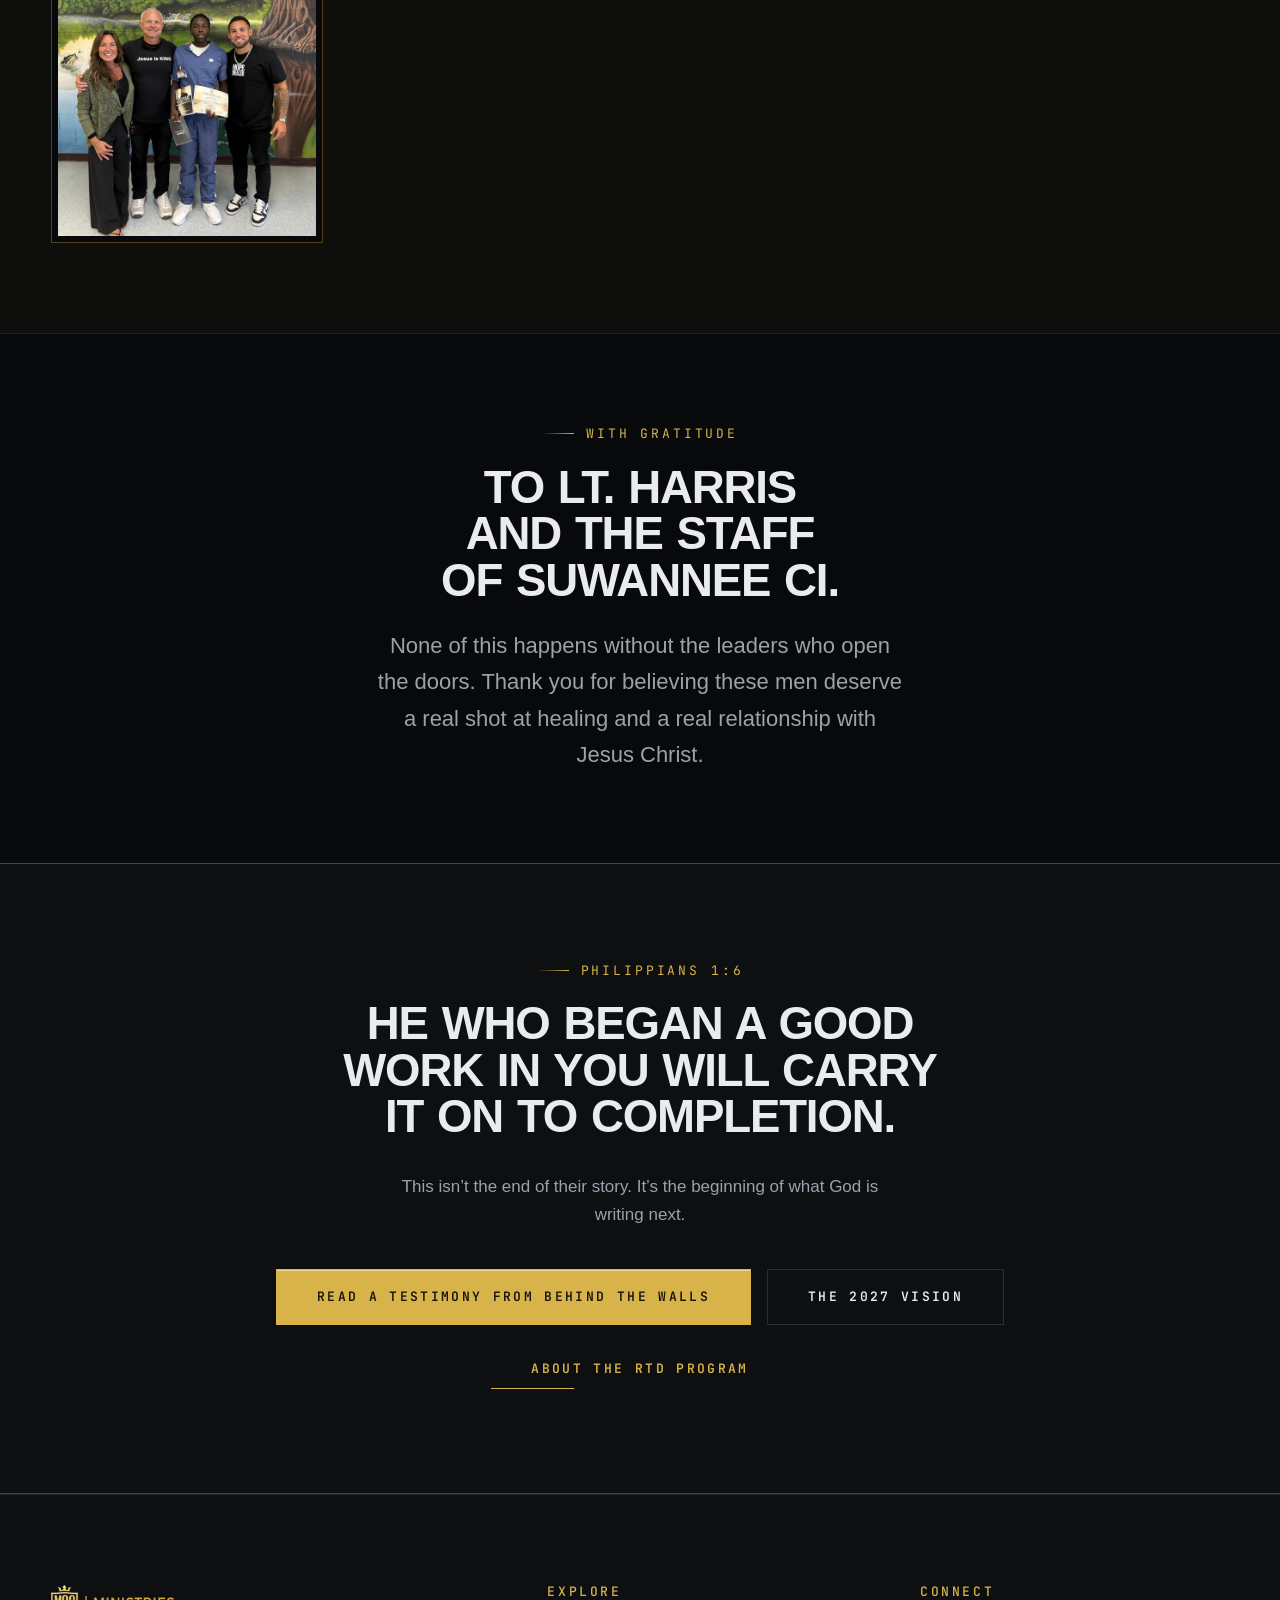
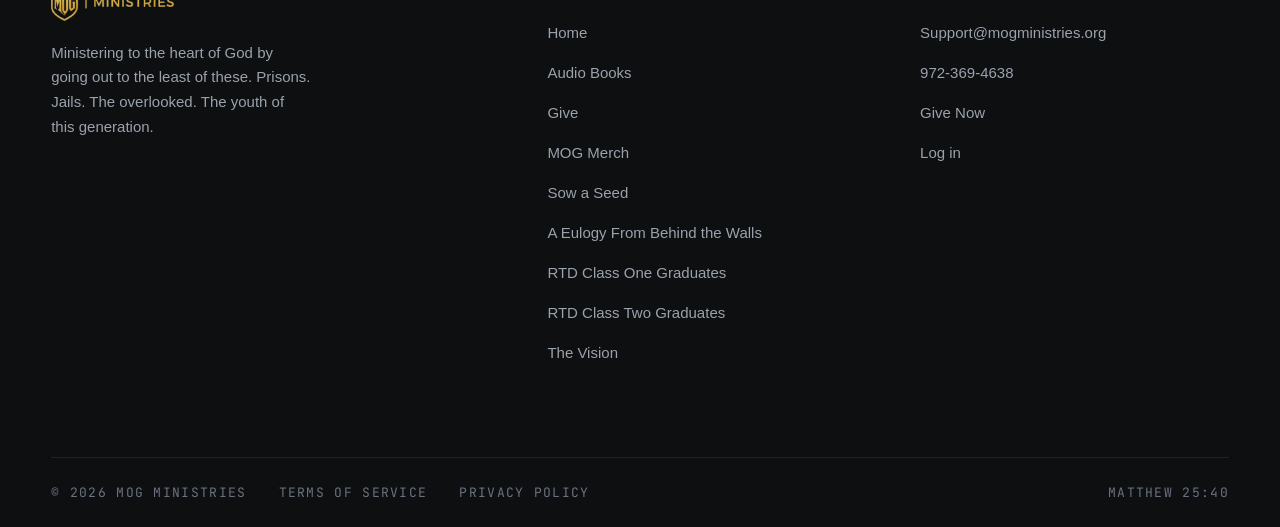
<file: class-two.html>
<!doctype html>
<html lang="en" data-theme="dark">
  <head>
    <meta charset="utf-8" />
    <meta name="viewport" content="width=device-width, initial-scale=1" />
    <title>RTD Class Two Graduation | MOG Ministries</title>
    <meta name="description" content="Honoring the second graduating class of the Road to Damascus Program at Suwannee Correctional Institution, October 14, 2026." />
    <meta property="og:title" content="RTD Class Two Graduation | MOG Ministries" />
    <meta property="og:description" content="Honoring the second graduating class of the Road to Damascus Program at Suwannee Correctional Institution, October 14, 2026." />
    <meta property="og:image" content="./assets/img/class-two/class-2000.webp" />
    <meta property="og:type" content="website" />
    <link rel="icon" href="./assets/img/mog-shield.png" />
    <link rel="preconnect" href="https://api.fontshare.com" />
    <link rel="preconnect" href="https://fonts.googleapis.com" />
    <link rel="preconnect" href="https://fonts.gstatic.com" crossorigin />
    <link href="https://api.fontshare.com/v2/css?f[]=clash-display@500,600&f[]=satoshi@400,500,700&display=swap" rel="stylesheet" />
    <link href="https://fonts.googleapis.com/css2?family=JetBrains+Mono:wght@400;500;600&display=swap" rel="stylesheet" />
    <link rel="stylesheet" href="./base.css" />
    <link rel="stylesheet" href="./style.css" />
  </head>
  <body>
    <a class="skip-link" href="#main">Skip to content</a>

    <header class="site-header">
      <a class="topbar" href="./testimony.html">
        <span class="topbar__tag">New testimony</span>
        <span class="topbar__text">A Eulogy From Behind the Walls</span>
        <span class="topbar__cta">Read it &rarr;</span>
      </a>
      <div class="header-inner">
        <a class="brand" href="./index.html" aria-label="MOG Ministries — home">
          <img src="./assets/img/mog-logo.png" alt="MOG Ministries" width="1400" height="411" />
        </a>
        <nav class="nav" id="primary-nav" aria-label="Primary">
          <a href="./index.html">Home</a>
          <a href="./audio-books.html">Audio Books</a>
          <a href="./give.html">Give</a>
          <a href="./merch.html">MOG Merch</a>
          <a href="https://mog-ministries-518429.churchcenter.com/login" target="_blank" rel="noopener noreferrer">Log in</a>
        </nav>
        <div class="header-actions">
          <button class="icon-btn" type="button" data-theme-toggle aria-label="Switch colour theme"></button>
          <button class="icon-btn nav-toggle" type="button" data-nav-toggle aria-controls="primary-nav" aria-expanded="false" aria-label="Open menu"></button>
        </div>
      </div>
    </header>

    <main id="main">
      <section class="grad-hero">
        <div class="grad-hero__inner shell">
          <p class="eyebrow">Road to Damascus &mdash; Class Two</p>
          <h1 class="grad-hero__title">Class Two.<br /><span class="gold-text">Graduated.</span></h1>
          <p class="grad-hero__date">Wednesday &middot; October 14, 2026 &middot; Suwannee Correctional Institution, Florida</p>
        </div>
        <figure class="grad-class shell reveal">
          <div class="grad-class__frame">
            <img src="./assets/img/class-two/class-1000.webp" srcset="./assets/img/class-two/class-1000.webp 1000w, ./assets/img/class-two/class-2000.webp 2000w" sizes="(max-width: 1200px) 94vw, 1180px" alt="The Road to Damascus Class Two graduates together in the chapel at Suwannee Correctional Institution, with the MOG Ministries team and Lt. Harris" width="1000" height="462" fetchpriority="high" />
          </div>
          <figcaption>Brothers. Family. Class Two of the Road to Damascus Program.</figcaption>
        </figure>
      </section>

      <section class="section" aria-labelledby="honor-title">
        <div class="shell">
          <div class="grad-intro">
            <div>
              <p class="eyebrow">Where they started</p>
              <h2 class="h-section reveal" id="honor-title">They came in<br />broken.</h2>
            </div>
            <div class="prose reveal">
              <p>When these men first walked into our classroom, they were broken. Some were still running with gangs. All of them were carrying wounds nobody could see, and most of them felt completely unseen.</p>
              <p>So we started with the message at the heart of everything we teach:</p>
              <p class="grad-pull">God isn&rsquo;t looking to change you. He&rsquo;s looking to love you.</p>
              <p>That&rsquo;s what the Road to Damascus Program is built on: receiving the love of God, and being transformed by the renewing of the mind. The change follows the love. Never the other way around.</p>
            </div>
          </div>

          <blockquote class="grad-verse reveal">
            <p>&ldquo;Do not be conformed to this world, but be transformed by the renewal of your mind.&rdquo;</p>
            <cite>Romans 12:2</cite>
          </blockquote>
        </div>
      </section>

      <section class="section" aria-labelledby="family-title">
        <div class="shell">
          <div class="grad-letter reveal">
            <p class="eyebrow">A word from Frank</p>
            <h2 class="h-section" id="family-title">They became family.</h2>
            <div class="prose mt-10">
              <p>Somewhere along the way, these men stopped being a class. They became family.</p>
              <p>I understand now why Paul wrote his letters the way he did. I understand why, when Paul left, the people wept, embraced him, and kissed him on the cheek as he went. Because that&rsquo;s exactly what graduating these men felt like.</p>
              <p>Josh, the Sullivan family, and I are so proud of each and every one of these men. If we sat down to tell you their stories, we&rsquo;d need about a month straight just to fill you in on everything God did.</p>
            </div>
            <p class="grad-letter__sign">&mdash; Frank Ortega</p>
          </div>

          <blockquote class="grad-verse reveal">
            <p>&ldquo;And there was much weeping on the part of all; they embraced Paul and kissed him.&rdquo;</p>
            <cite>Acts 20:37</cite>
          </blockquote>
        </div>
      </section>

      <section class="section honor-roll" aria-labelledby="roll-title">
        <div class="shell">
          <div class="honor-roll__head">
            <p class="eyebrow">Our brothers</p>
            <h2 class="h-section reveal" id="roll-title">Every one of them seen.<br />Every one of them loved.</h2>
          </div>
          <div class="honor-grid mt-12">
            <figure class="honor-card reveal">
              <div class="honor-card__frame">
                <img src="./assets/img/class-two/grad-01-600.webp" srcset="./assets/img/class-two/grad-01-600.webp 600w, ./assets/img/class-two/grad-01-1200.webp 1200w" sizes="(max-width: 640px) 45vw, (max-width: 1100px) 45vw, 30vw" alt="A Road to Damascus Class Two graduate standing with the MOG Ministries family" width="600" height="800" loading="lazy" decoding="async" />
              </div>
            </figure>
            <figure class="honor-card reveal">
              <div class="honor-card__frame">
                <img src="./assets/img/class-two/grad-02-600.webp" srcset="./assets/img/class-two/grad-02-600.webp 600w, ./assets/img/class-two/grad-02-1200.webp 1200w" sizes="(max-width: 640px) 45vw, (max-width: 1100px) 45vw, 30vw" alt="A Road to Damascus Class Two graduate standing with the MOG Ministries family" width="600" height="800" loading="lazy" decoding="async" />
              </div>
            </figure>
            <figure class="honor-card reveal">
              <div class="honor-card__frame">
                <img src="./assets/img/class-two/grad-03-600.webp" srcset="./assets/img/class-two/grad-03-600.webp 600w, ./assets/img/class-two/grad-03-1200.webp 1200w" sizes="(max-width: 640px) 45vw, (max-width: 1100px) 45vw, 30vw" alt="A Road to Damascus Class Two graduate standing with the MOG Ministries family" width="600" height="800" loading="lazy" decoding="async" />
              </div>
            </figure>
            <figure class="honor-card reveal">
              <div class="honor-card__frame">
                <img src="./assets/img/class-two/grad-04-600.webp" srcset="./assets/img/class-two/grad-04-600.webp 600w, ./assets/img/class-two/grad-04-1200.webp 1200w" sizes="(max-width: 640px) 45vw, (max-width: 1100px) 45vw, 30vw" alt="A Road to Damascus Class Two graduate standing with the MOG Ministries family" width="600" height="800" loading="lazy" decoding="async" />
              </div>
            </figure>
            <figure class="honor-card reveal">
              <div class="honor-card__frame">
                <img src="./assets/img/class-two/grad-05-600.webp" srcset="./assets/img/class-two/grad-05-600.webp 600w, ./assets/img/class-two/grad-05-1200.webp 1200w" sizes="(max-width: 640px) 45vw, (max-width: 1100px) 45vw, 30vw" alt="A Road to Damascus Class Two graduate standing with the MOG Ministries family" width="600" height="800" loading="lazy" decoding="async" />
              </div>
            </figure>
            <figure class="honor-card reveal">
              <div class="honor-card__frame">
                <img src="./assets/img/class-two/grad-06-600.webp" srcset="./assets/img/class-two/grad-06-600.webp 600w, ./assets/img/class-two/grad-06-1200.webp 1200w" sizes="(max-width: 640px) 45vw, (max-width: 1100px) 45vw, 30vw" alt="A Road to Damascus Class Two graduate standing with the MOG Ministries family" width="600" height="800" loading="lazy" decoding="async" />
              </div>
            </figure>
            <figure class="honor-card reveal">
              <div class="honor-card__frame">
                <img src="./assets/img/class-two/grad-07-600.webp" srcset="./assets/img/class-two/grad-07-600.webp 600w, ./assets/img/class-two/grad-07-1200.webp 1200w" sizes="(max-width: 640px) 45vw, (max-width: 1100px) 45vw, 30vw" alt="A Road to Damascus Class Two graduate standing with the MOG Ministries family" width="600" height="800" loading="lazy" decoding="async" />
              </div>
            </figure>
            <figure class="honor-card reveal">
              <div class="honor-card__frame">
                <img src="./assets/img/class-two/grad-08-600.webp" srcset="./assets/img/class-two/grad-08-600.webp 600w, ./assets/img/class-two/grad-08-1200.webp 1200w" sizes="(max-width: 640px) 45vw, (max-width: 1100px) 45vw, 30vw" alt="A Road to Damascus Class Two graduate standing with the MOG Ministries family" width="600" height="800" loading="lazy" decoding="async" />
              </div>
            </figure>
            <figure class="honor-card reveal">
              <div class="honor-card__frame">
                <img src="./assets/img/class-two/grad-09-600.webp" srcset="./assets/img/class-two/grad-09-600.webp 600w, ./assets/img/class-two/grad-09-1200.webp 1200w" sizes="(max-width: 640px) 45vw, (max-width: 1100px) 45vw, 30vw" alt="A Road to Damascus Class Two graduate standing with the MOG Ministries family" width="600" height="800" loading="lazy" decoding="async" />
              </div>
            </figure>
            <figure class="honor-card reveal">
              <div class="honor-card__frame">
                <img src="./assets/img/class-two/grad-10-600.webp" srcset="./assets/img/class-two/grad-10-600.webp 600w, ./assets/img/class-two/grad-10-1200.webp 1200w" sizes="(max-width: 640px) 45vw, (max-width: 1100px) 45vw, 30vw" alt="A Road to Damascus Class Two graduate standing with the MOG Ministries family" width="600" height="800" loading="lazy" decoding="async" />
              </div>
            </figure>
            <figure class="honor-card reveal">
              <div class="honor-card__frame">
                <img src="./assets/img/class-two/grad-11-600.webp" srcset="./assets/img/class-two/grad-11-600.webp 600w, ./assets/img/class-two/grad-11-1200.webp 1200w" sizes="(max-width: 640px) 45vw, (max-width: 1100px) 45vw, 30vw" alt="A Road to Damascus Class Two graduate standing with the MOG Ministries family" width="600" height="800" loading="lazy" decoding="async" />
              </div>
            </figure>
            <figure class="honor-card reveal">
              <div class="honor-card__frame">
                <img src="./assets/img/class-two/grad-12-600.webp" srcset="./assets/img/class-two/grad-12-600.webp 600w, ./assets/img/class-two/grad-12-1200.webp 1200w" sizes="(max-width: 640px) 45vw, (max-width: 1100px) 45vw, 30vw" alt="A Road to Damascus Class Two graduate standing with the MOG Ministries family" width="600" height="800" loading="lazy" decoding="async" />
              </div>
            </figure>
            <figure class="honor-card reveal">
              <div class="honor-card__frame">
                <img src="./assets/img/class-two/grad-13-600.webp" srcset="./assets/img/class-two/grad-13-600.webp 600w, ./assets/img/class-two/grad-13-1200.webp 1200w" sizes="(max-width: 640px) 45vw, (max-width: 1100px) 45vw, 30vw" alt="A Road to Damascus Class Two graduate standing with the MOG Ministries family" width="600" height="800" loading="lazy" decoding="async" />
              </div>
            </figure>
          </div>
        </div>
      </section>

      <section class="section" aria-labelledby="thanks-title">
        <div class="shell">
          <div class="grad-thanks reveal">
            <p class="eyebrow eyebrow--center">With gratitude</p>
            <h2 class="h-section" id="thanks-title">To Lt. Harris and the staff of Suwannee CI.</h2>
            <p>None of this happens without the leaders who open the doors. Thank you for believing these men deserve a real shot at healing and a real relationship with Jesus Christ.</p>
          </div>
        </div>
      </section>

      <section class="cta-band">
        <div class="cta-band__inner reveal">
          <p class="eyebrow eyebrow--center">Philippians 1:6</p>
          <h2 class="h-section">He who began a good work in you will carry it on to completion.</h2>
          <p class="muted mt-8" style="max-width:52ch;margin-inline:auto">This isn&rsquo;t the end of their story. It&rsquo;s the beginning of what God is writing next.</p>
          <div class="btn-row mt-10" style="justify-content: center">
            <a class="btn btn--gold btn--lg" href="./testimony.html">Read a Testimony From Behind the Walls</a>
            <a class="btn btn--outline btn--lg" href="./vision.html">The 2027 vision</a>
            <a class="btn btn--ghost btn--lg" href="./index.html#rtd-title">About the RTD Program</a>
          </div>
        </div>
      </section>
    </main>

    <footer class="site-footer">
      <div class="shell">
        <div class="footer-top">
          <div class="footer-brand">
            <img src="./assets/img/mog-logo.png" alt="MOG Ministries" width="1400" height="411" />
            <p>
              Ministering to the heart of God by going out to the least of these. Prisons. Jails.
              The overlooked. The youth of this generation.
            </p>
          </div>
          <div class="footer-col">
            <h2>Explore</h2>
            <ul role="list">
              <li><a href="./index.html">Home</a></li>
              <li><a href="./audio-books.html">Audio Books</a></li>
              <li><a href="./give.html">Give</a></li>
              <li><a href="./merch.html">MOG Merch</a></li>
              <li><a href="./sow.html">Sow a Seed</a></li>
              <li><a href="./testimony.html">A Eulogy From Behind the Walls</a></li>
              <li><a href="./class-one.html">RTD Class One Graduates</a></li>
              <li><a href="./class-two.html">RTD Class Two Graduates</a></li>
              <li><a href="./vision.html">The Vision</a></li>
            </ul>
          </div>
          <div class="footer-col">
            <h2>Connect</h2>
            <ul role="list">
              <li><a href="mailto:Support@mogministries.org">Support@mogministries.org</a></li>
              <li><a href="tel:9723694638">972-369-4638</a></li>
              <li><a href="https://mog-ministries-518429.churchcenter.com/giving" target="_blank" rel="noopener noreferrer">Give Now</a></li>
              <li><a href="https://mog-ministries-518429.churchcenter.com/login" target="_blank" rel="noopener noreferrer">Log in</a></li>
            </ul>
          </div>
        </div>
        <div class="footer-bottom">
          <span>© 2026 MOG Ministries</span>
          <a href="https://planning.center/terms/" target="_blank" rel="noopener noreferrer">Terms of Service</a>
          <a href="https://planning.center/privacy/" target="_blank" rel="noopener noreferrer">Privacy Policy</a>
          <span class="spacer">Matthew 25:40</span>
        </div>
      </div>
    </footer>

    <script src="./app.js" defer></script>
  </body>
</html>
</file>
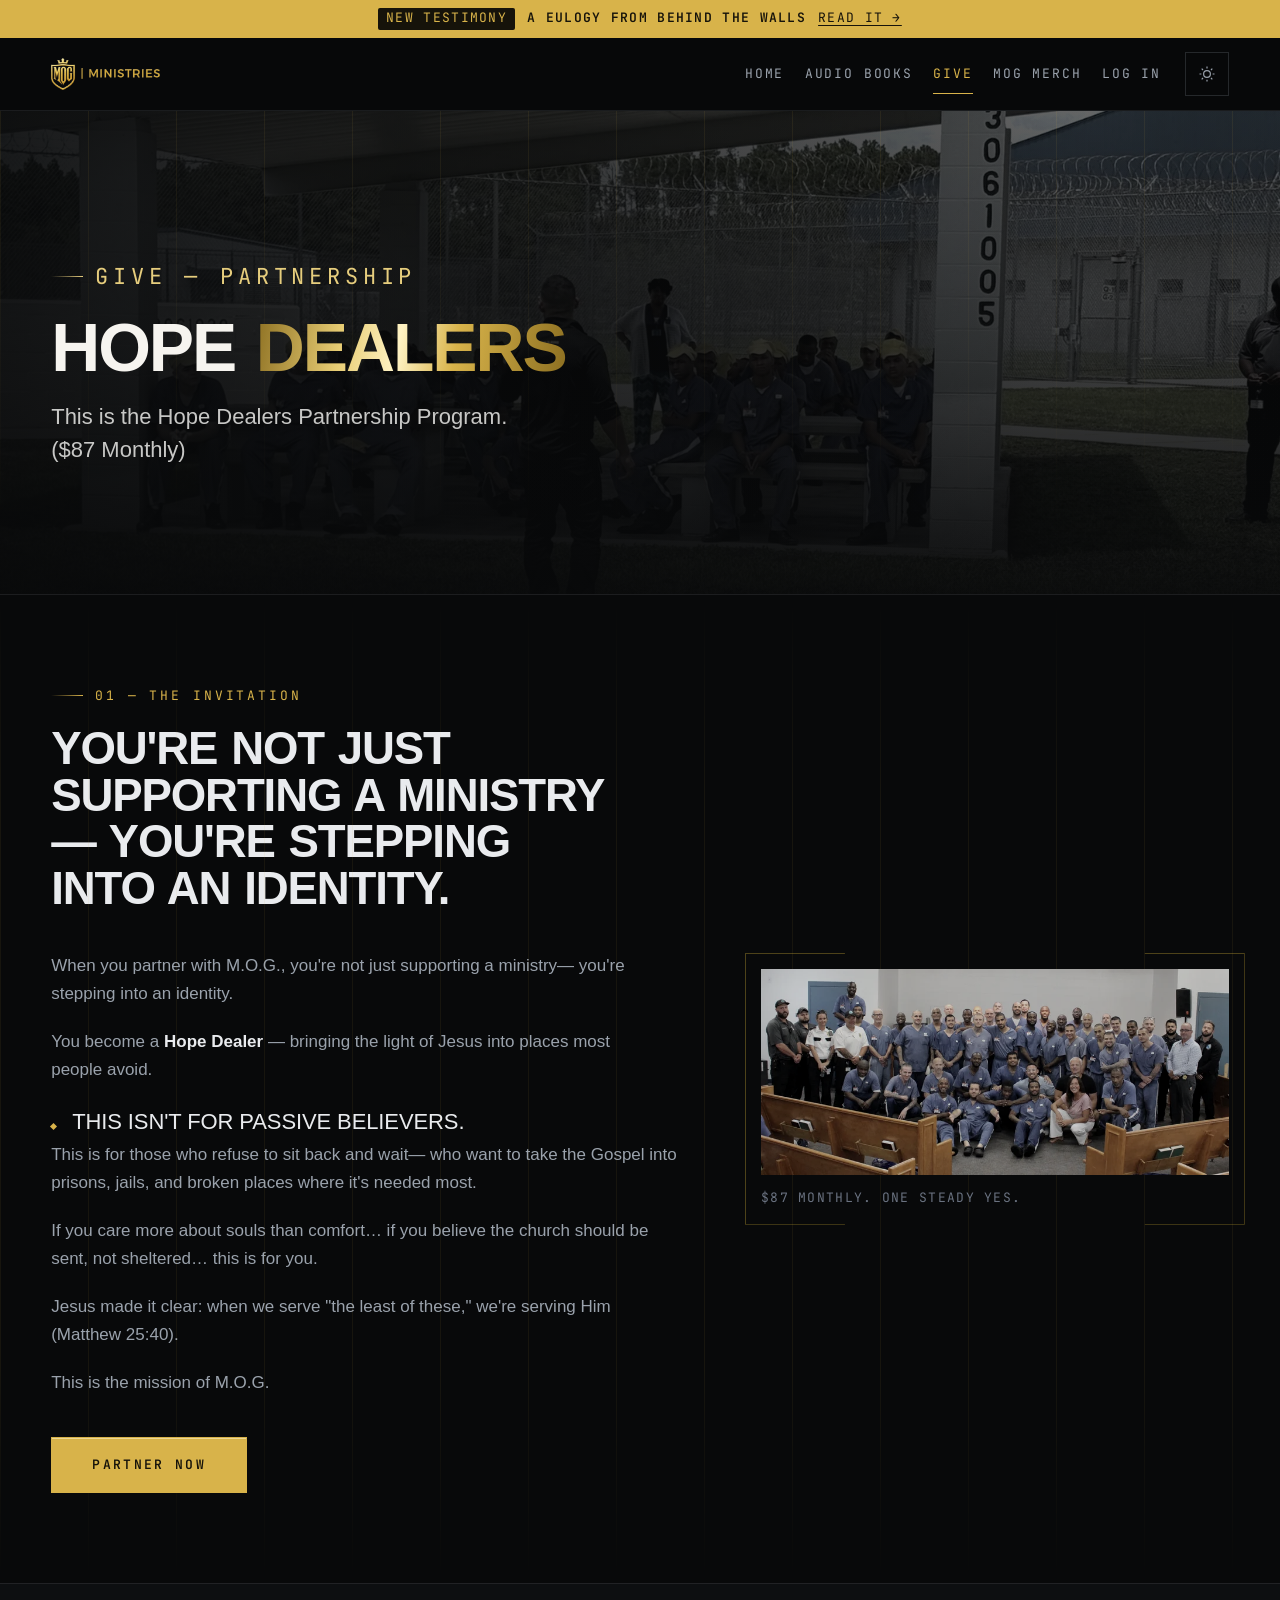
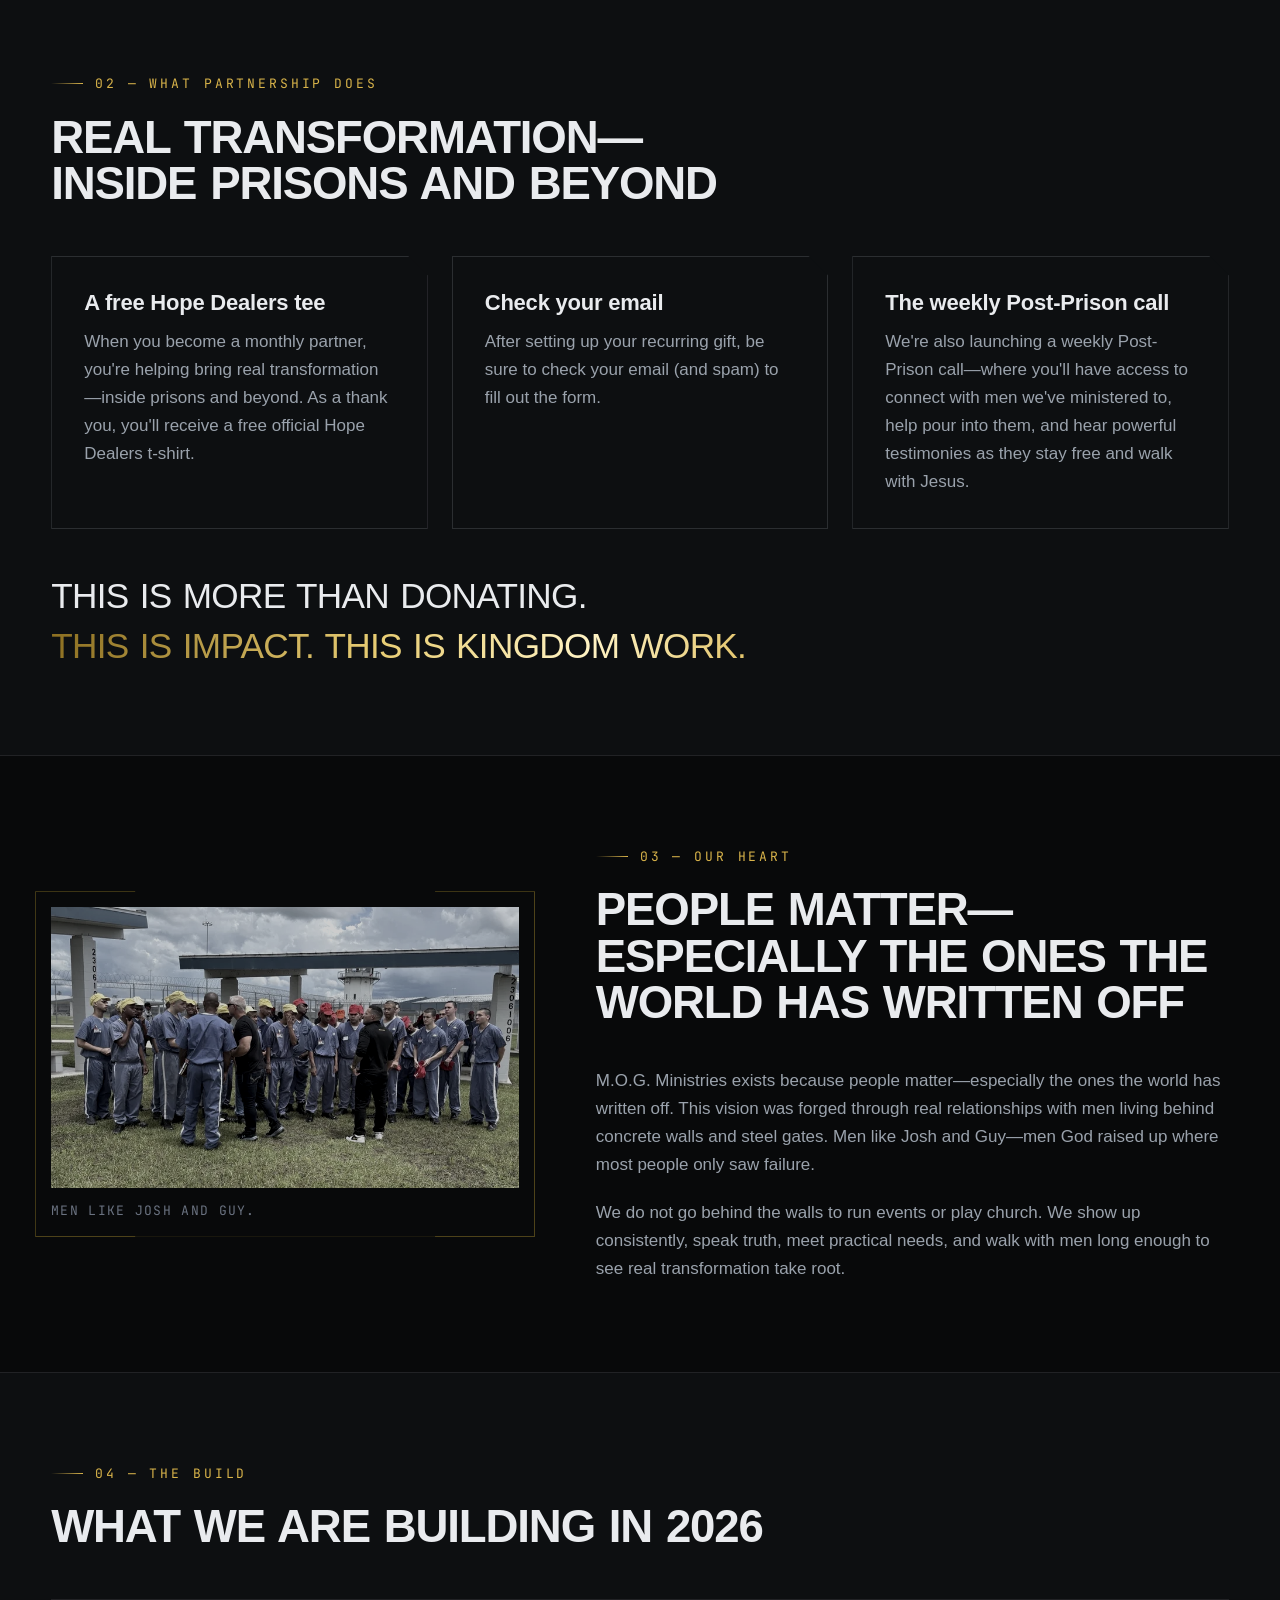
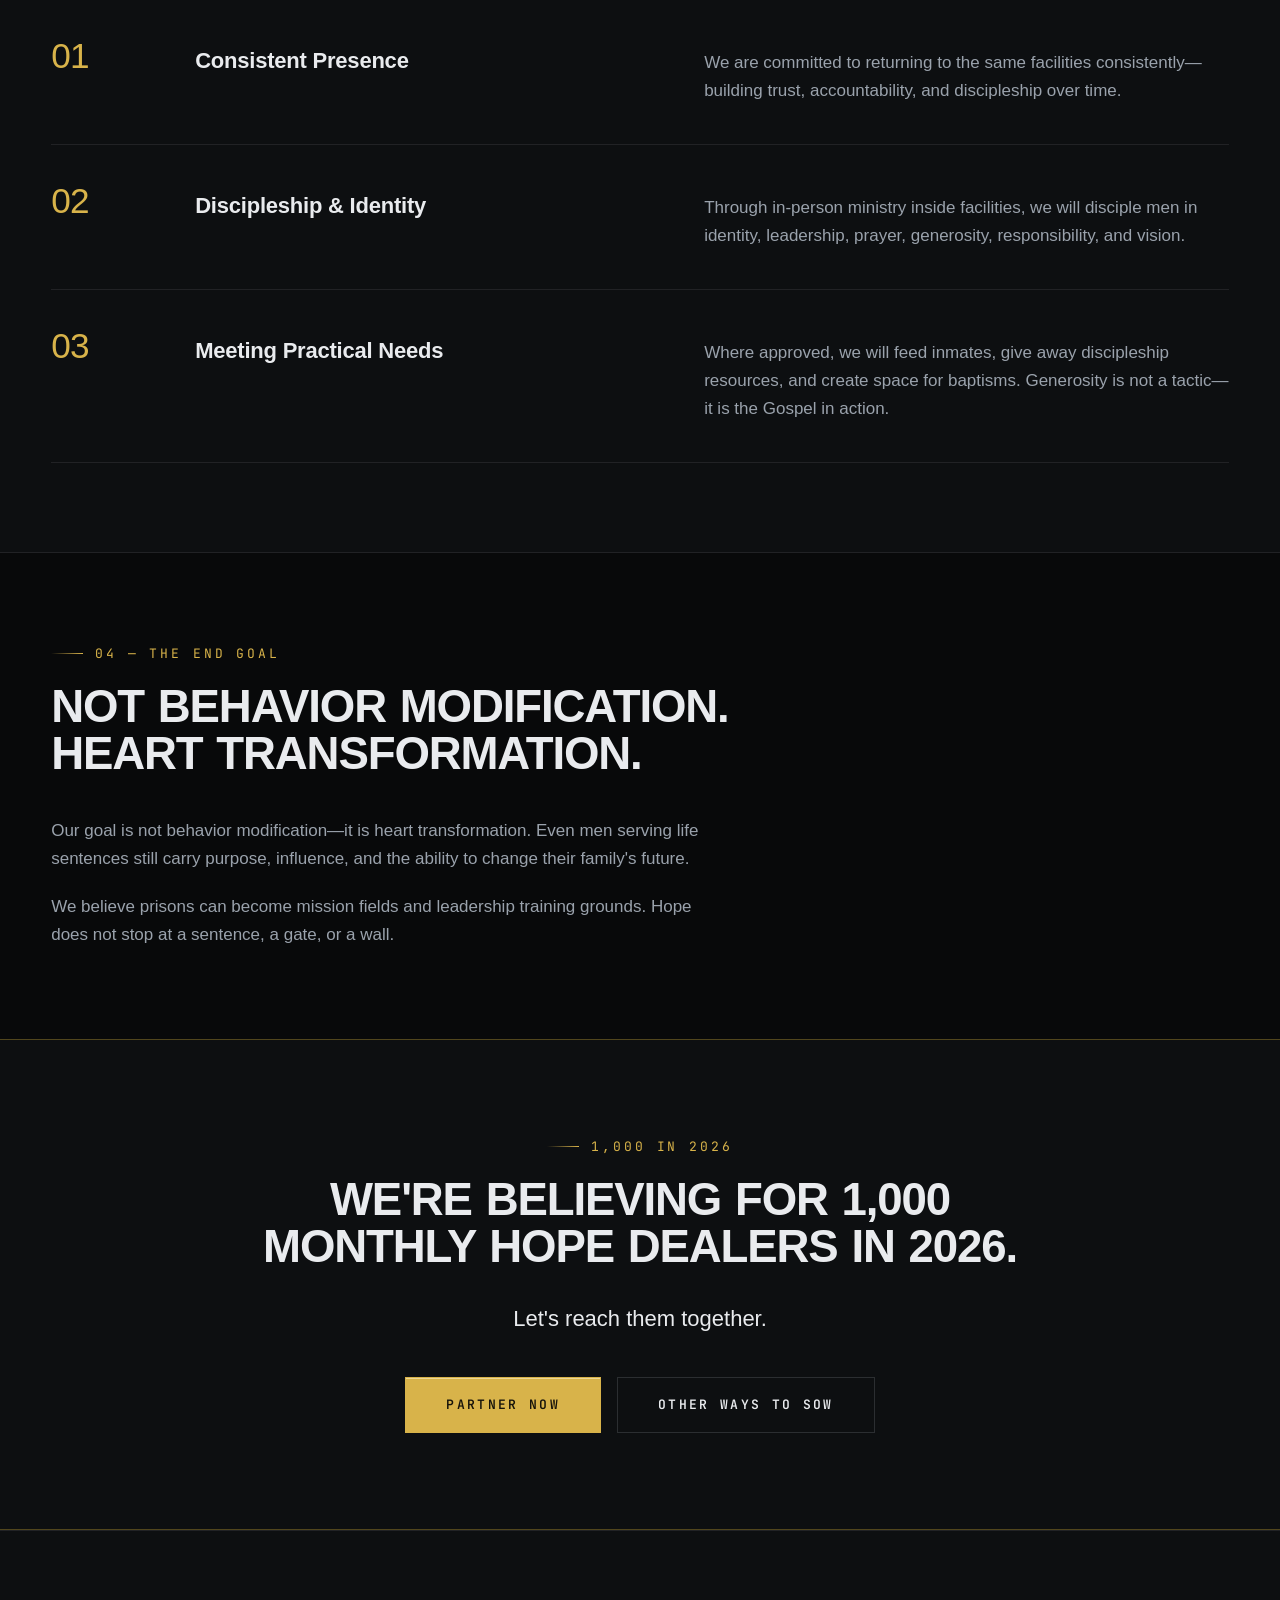
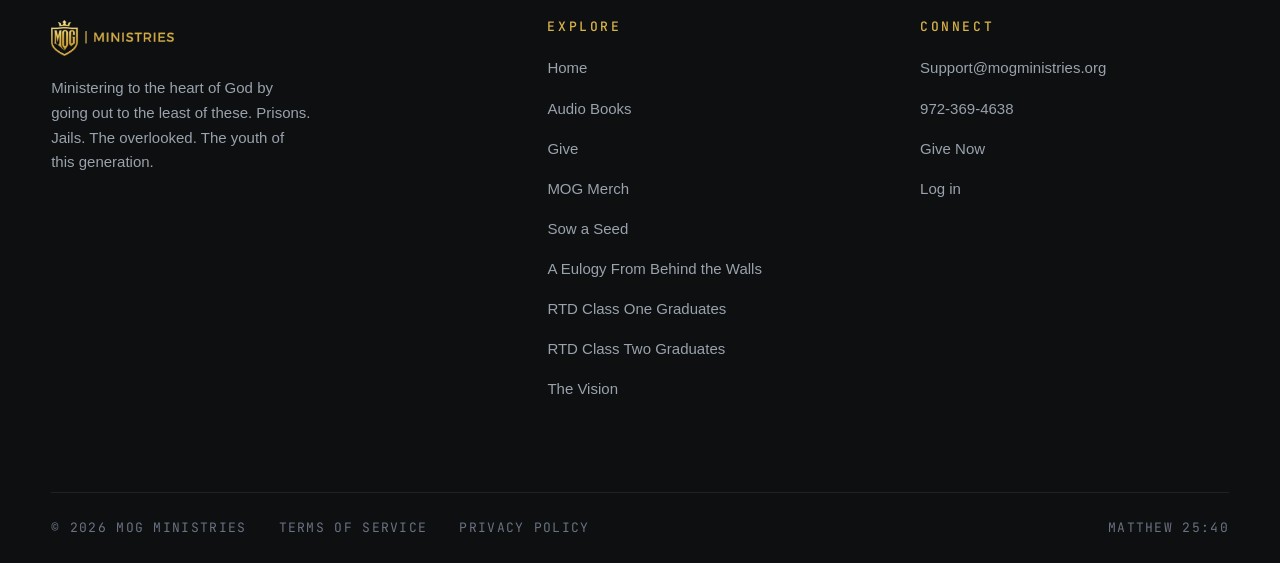
<file: give.html>
<!doctype html>
<html lang="en" data-theme="dark">
  <head>
    <meta charset="utf-8" />
    <meta name="viewport" content="width=device-width, initial-scale=1" />
    <title>Give — Hope Dealers Partnership | MOG Ministries</title>
    <meta name="description" content="Become a Hope Dealer. $87 monthly partnership funding prison ministry, discipleship and practical needs behind the walls." />
    <meta property="og:title" content="Give — Hope Dealers Partnership | MOG Ministries" />
    <meta property="og:description" content="Become a Hope Dealer. $87 monthly partnership funding prison ministry, discipleship and practical needs behind the walls." />
    <meta property="og:image" content="./assets/img/yard-teaching-1600.webp" />
    <meta property="og:type" content="website" />
    <link rel="icon" href="./assets/img/mog-shield.png" />
    <link rel="preconnect" href="https://api.fontshare.com" />
    <link rel="preconnect" href="https://fonts.googleapis.com" />
    <link rel="preconnect" href="https://fonts.gstatic.com" crossorigin />
    <link href="https://api.fontshare.com/v2/css?f[]=clash-display@500,600&f[]=satoshi@400,500,700&display=swap" rel="stylesheet" />
    <link href="https://fonts.googleapis.com/css2?family=JetBrains+Mono:wght@400;500;600&display=swap" rel="stylesheet" />
    <link rel="stylesheet" href="./base.css" />
    <link rel="stylesheet" href="./style.css" />
  </head>
  <body>
    <a class="skip-link" href="#main">Skip to content</a>

    <header class="site-header">
      <a class="topbar" href="./testimony.html">
        <span class="topbar__tag">New testimony</span>
        <span class="topbar__text">A Eulogy From Behind the Walls</span>
        <span class="topbar__cta">Read it &rarr;</span>
      </a>
      <div class="header-inner">
        <a class="brand" href="./index.html" aria-label="MOG Ministries — home">
          <img src="./assets/img/mog-logo.png" alt="MOG Ministries" width="1400" height="411" />
        </a>
        <nav class="nav" id="primary-nav" aria-label="Primary">
          <a href="./index.html">Home</a>
          <a href="./audio-books.html">Audio Books</a>
          <a href="./give.html" aria-current="page">Give</a>
          <a href="./merch.html">MOG Merch</a>
          <a href="https://mog-ministries-518429.churchcenter.com/login" target="_blank" rel="noopener noreferrer">Log in</a>
        </nav>
        <div class="header-actions">
          <button class="icon-btn" type="button" data-theme-toggle aria-label="Switch colour theme"></button>
          <button class="icon-btn nav-toggle" type="button" data-nav-toggle aria-controls="primary-nav" aria-expanded="false" aria-label="Open menu"></button>
        </div>
      </div>
    </header>

    <main id="main">
      <section class="pagehead">
        <div class="pagehead__media">
          <img src="./assets/img/yard-teaching-1600.webp" alt="Frank Ortega teaching a group of young men seated under a pavilion in a prison yard" width="1600" height="894" fetchpriority="high" />
        </div>
        <div class="hero__bars" aria-hidden="true"></div>
        <div class="pagehead__inner">
          <p class="eyebrow">Give — Partnership</p>
          <h1>Hope <span class="gold-text">Dealers</span></h1>
          <p class="hero__sub">This is the Hope Dealers Partnership Program. ($87 Monthly)</p>
        </div>
      </section>

      <section class="section bars-motif" aria-labelledby="hd-title">
        <div class="shell">
          <div class="split split--wide-left">
            <div>
              <p class="eyebrow">01 — The invitation</p>
              <h2 class="h-section reveal" id="hd-title">
                You're not just supporting a ministry — you're stepping into an identity.
              </h2>
              <div class="prose mt-10 reveal">
                <p>
                  When you partner with M.O.G., you're not just supporting a ministry— you're
                  stepping into an identity.
                </p>
                <p>
                  You become a <strong>Hope Dealer</strong> — bringing the light of Jesus into places
                  most people avoid.
                </p>
                <ul class="stack-lines" role="list">
                  <li>This isn't for passive believers.</li>
                </ul>
                <p>
                  This is for those who refuse to sit back and wait— who want to take the Gospel into
                  prisons, jails, and broken places where it's needed most.
                </p>
                <p>
                  If you care more about souls than comfort… if you believe the church should be
                  sent, not sheltered… this is for you.
                </p>
                <p>
                  Jesus made it clear: when we serve "the least of these," we're serving Him
                  (Matthew 25:40).
                </p>
                <p>This is the mission of M.O.G.</p>
              </div>
              <div class="btn-row mt-10 reveal">
                <a class="btn btn--gold btn--lg" href="https://mog-ministries-518429.churchcenter.com/giving" target="_blank" rel="noopener noreferrer">Partner Now</a>
              </div>
            </div>
            <figure class="split__media reveal">
              <img src="./assets/img/chapel-group-800.webp" alt="A chapel filled with incarcerated men gathered after a MOG Ministries service" width="800" height="353" loading="lazy" decoding="async" />
              <span class="bracket-frame" aria-hidden="true"></span>
              <figcaption>$87 monthly. One steady yes.</figcaption>
            </figure>
          </div>
        </div>
      </section>

      <section class="section section--panel" aria-labelledby="incl-title">
        <div class="shell">
          <p class="eyebrow">02 — What partnership does</p>
          <h2 class="h-section reveal" id="incl-title">Real transformation—inside prisons and beyond</h2>
          <div class="grid grid--3 mt-12">
            <article class="card card--cut reveal">
              <h3 class="h-card">A free Hope Dealers tee</h3>
              <p>
                When you become a monthly partner, you're helping bring real transformation—inside
                prisons and beyond. As a thank you, you'll receive a free official Hope Dealers
                t-shirt.
              </p>
            </article>
            <article class="card card--cut reveal">
              <h3 class="h-card">Check your email</h3>
              <p>
                After setting up your recurring gift, be sure to check your email (and spam) to fill
                out the form.
              </p>
            </article>
            <article class="card card--cut reveal">
              <h3 class="h-card">The weekly Post-Prison call</h3>
              <p>
                We're also launching a weekly Post-Prison call—where you'll have access to connect
                with men we've ministered to, help pour into them, and hear powerful testimonies as
                they stay free and walk with Jesus.
              </p>
            </article>
          </div>
          <div class="bigline mt-12 reveal">
            <p>This is more than donating.</p>
            <p class="gold-text">This is impact. This is Kingdom work.</p>
          </div>
        </div>
      </section>

      <section class="section" aria-labelledby="heart-title">
        <div class="shell">
          <div class="split split--wide-right">
            <figure class="split__media reveal">
              <img src="./assets/img/yard-circle-800.webp" alt="Ministry team praying with a circle of young men in a prison yard" width="800" height="480" loading="lazy" decoding="async" />
              <span class="bracket-frame" aria-hidden="true"></span>
              <figcaption>Men like Josh and Guy.</figcaption>
            </figure>
            <div>
              <p class="eyebrow">03 — Our heart</p>
              <h2 class="h-section reveal" id="heart-title">People matter—especially the ones the world has written off</h2>
              <div class="prose mt-10 reveal">
                <p>
                  M.O.G. Ministries exists because people matter—especially the ones the world has
                  written off. This vision was forged through real relationships with men living
                  behind concrete walls and steel gates. Men like Josh and Guy—men God raised up
                  where most people only saw failure.
                </p>
                <p>
                  We do not go behind the walls to run events or play church. We show up
                  consistently, speak truth, meet practical needs, and walk with men long enough to
                  see real transformation take root.
                </p>
              </div>
            </div>
          </div>
        </div>
      </section>

      <section class="section section--panel" aria-labelledby="b2026-title">
        <div class="shell">
          <p class="eyebrow">04 — The build</p>
          <h2 class="h-section reveal" id="b2026-title">What we are building in 2026</h2>
          <div class="ledger mt-12">
            <article class="ledger__row reveal">
              <p class="ledger__stat">01</p>
              <h3 class="ledger__title">Consistent Presence</h3>
              <p class="ledger__desc">
                We are committed to returning to the same facilities consistently—building trust,
                accountability, and discipleship over time.
              </p>
            </article>
            <article class="ledger__row reveal">
              <p class="ledger__stat">02</p>
              <h3 class="ledger__title">Discipleship &amp; Identity</h3>
              <p class="ledger__desc">
                Through in-person ministry inside facilities, we will disciple men in identity,
                leadership, prayer, generosity, responsibility, and vision.
              </p>
            </article>
            <article class="ledger__row reveal">
              <p class="ledger__stat">03</p>
              <h3 class="ledger__title">Meeting Practical Needs</h3>
              <p class="ledger__desc">
                Where approved, we will feed inmates, give away discipleship resources, and create
                space for baptisms. Generosity is not a tactic—it is the Gospel in action.
              </p>
            </article>
          </div>
        </div>
      </section>

      <section class="section" aria-labelledby="goal-title">
        <div class="shell">
          <p class="eyebrow">04 — The end goal</p>
          <h2 class="h-section reveal" id="goal-title">Not behavior modification. Heart transformation.</h2>
          <div class="prose mt-10 reveal">
            <p>
              Our goal is not behavior modification—it is heart transformation. Even men serving life
              sentences still carry purpose, influence, and the ability to change their family's
              future.
            </p>
            <p>
              We believe prisons can become mission fields and leadership training grounds. Hope does
              not stop at a sentence, a gate, or a wall.
            </p>
          </div>
        </div>
      </section>

      <section class="cta-band">
        <div class="cta-band__inner reveal">
          <p class="eyebrow eyebrow--center">1,000 in 2026</p>
          <h2 class="h-section">We're believing for 1,000 monthly Hope Dealers in 2026.</h2>
          <p class="lede muted mt-8">Let's reach them together.</p>
          <div class="btn-row mt-10" style="justify-content: center">
            <a class="btn btn--gold btn--lg" href="https://mog-ministries-518429.churchcenter.com/giving" target="_blank" rel="noopener noreferrer">Partner Now</a>
            <a class="btn btn--outline btn--lg" href="./sow.html">Other ways to sow</a>
          </div>
        </div>
      </section>
    </main>

    <footer class="site-footer">
      <div class="shell">
        <div class="footer-top">
          <div class="footer-brand">
            <img src="./assets/img/mog-logo.png" alt="MOG Ministries" width="1400" height="411" />
            <p>
              Ministering to the heart of God by going out to the least of these. Prisons. Jails.
              The overlooked. The youth of this generation.
            </p>
          </div>
          <div class="footer-col">
            <h2>Explore</h2>
            <ul role="list">
              <li><a href="./index.html">Home</a></li>
              <li><a href="./audio-books.html">Audio Books</a></li>
              <li><a href="./give.html">Give</a></li>
              <li><a href="./merch.html">MOG Merch</a></li>
              <li><a href="./sow.html">Sow a Seed</a></li>
              <li><a href="./testimony.html">A Eulogy From Behind the Walls</a></li>
              <li><a href="./class-one.html">RTD Class One Graduates</a></li>
              <li><a href="./class-two.html">RTD Class Two Graduates</a></li>
              <li><a href="./vision.html">The Vision</a></li>
            </ul>
          </div>
          <div class="footer-col">
            <h2>Connect</h2>
            <ul role="list">
              <li><a href="mailto:Support@mogministries.org">Support@mogministries.org</a></li>
              <li><a href="tel:9723694638">972-369-4638</a></li>
              <li><a href="https://mog-ministries-518429.churchcenter.com/giving" target="_blank" rel="noopener noreferrer">Give Now</a></li>
              <li><a href="https://mog-ministries-518429.churchcenter.com/login" target="_blank" rel="noopener noreferrer">Log in</a></li>
            </ul>
          </div>
        </div>
        <div class="footer-bottom">
          <span>© 2026 MOG Ministries</span>
          <a href="https://planning.center/terms/" target="_blank" rel="noopener noreferrer">Terms of Service</a>
          <a href="https://planning.center/privacy/" target="_blank" rel="noopener noreferrer">Privacy Policy</a>
          <span class="spacer">Matthew 25:40</span>
        </div>
      </div>
    </footer>

    <script src="./app.js" defer></script>
  </body>
</html>
</file>
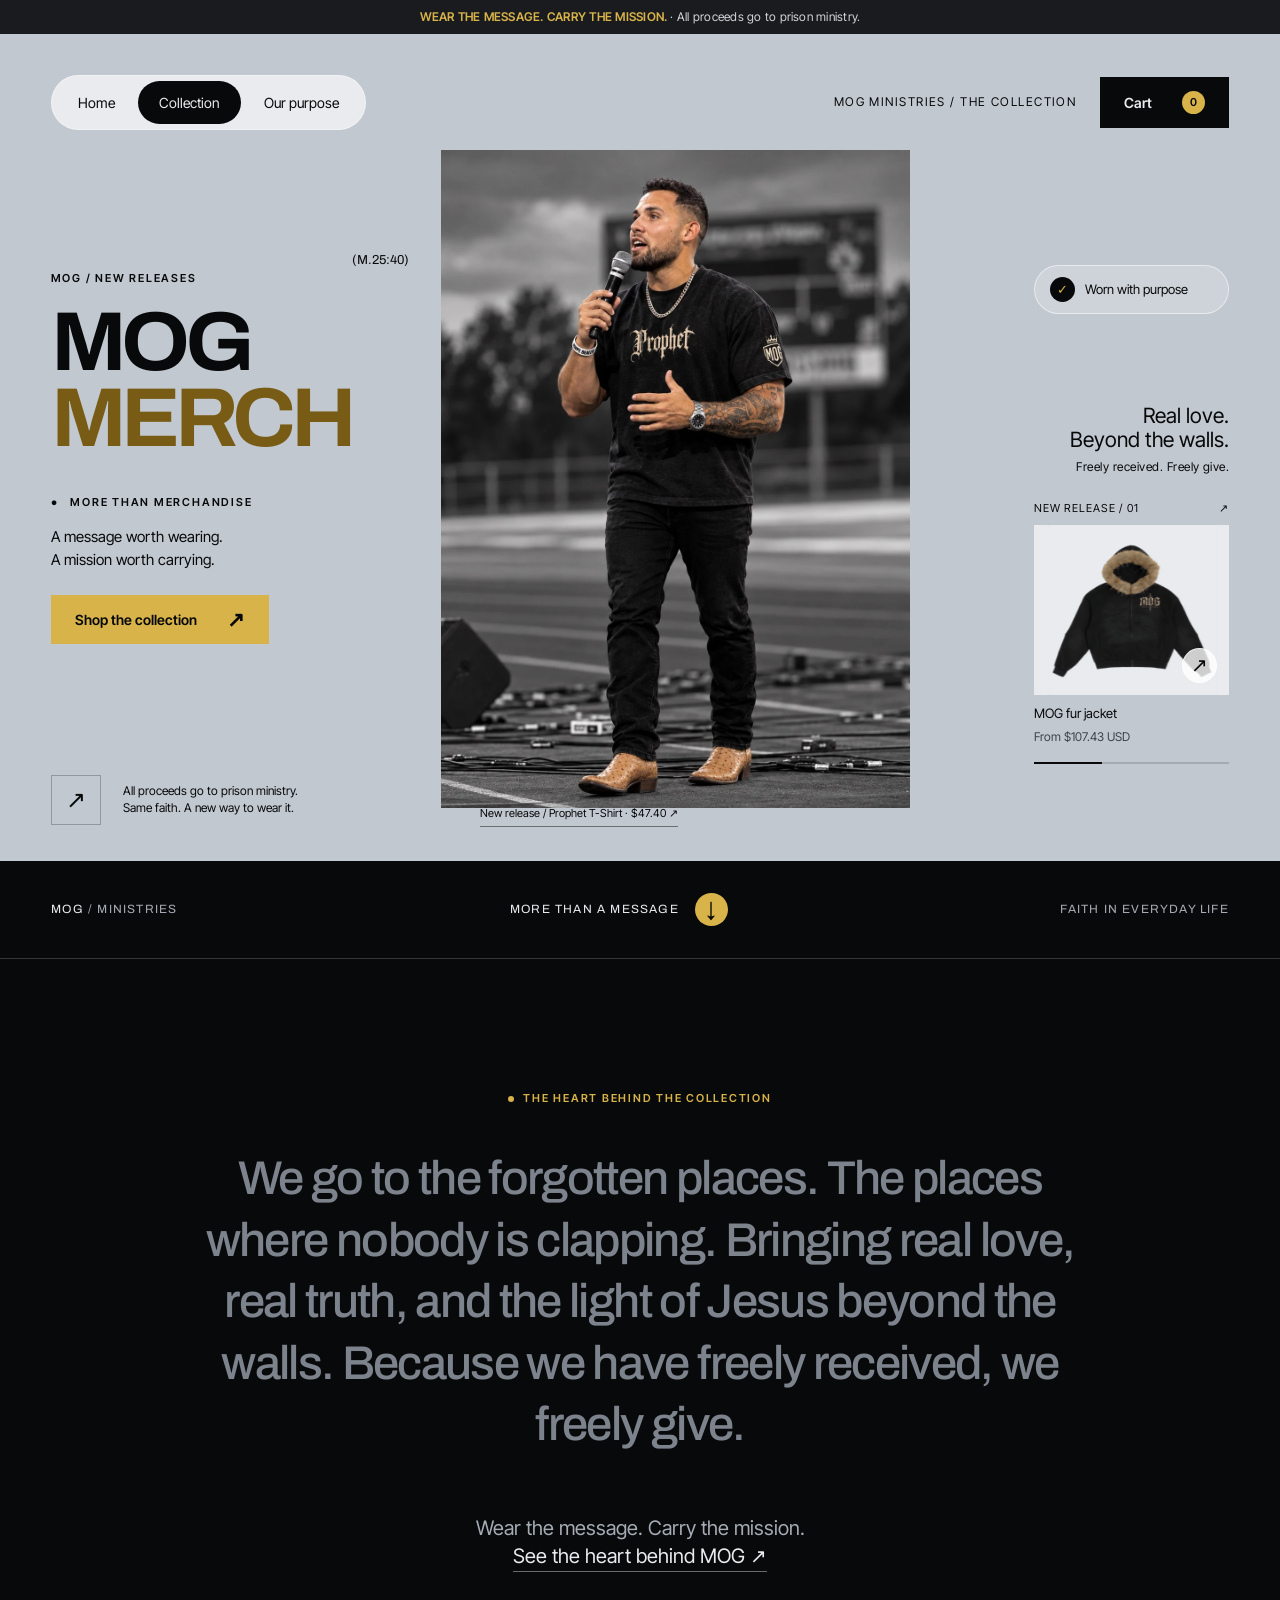
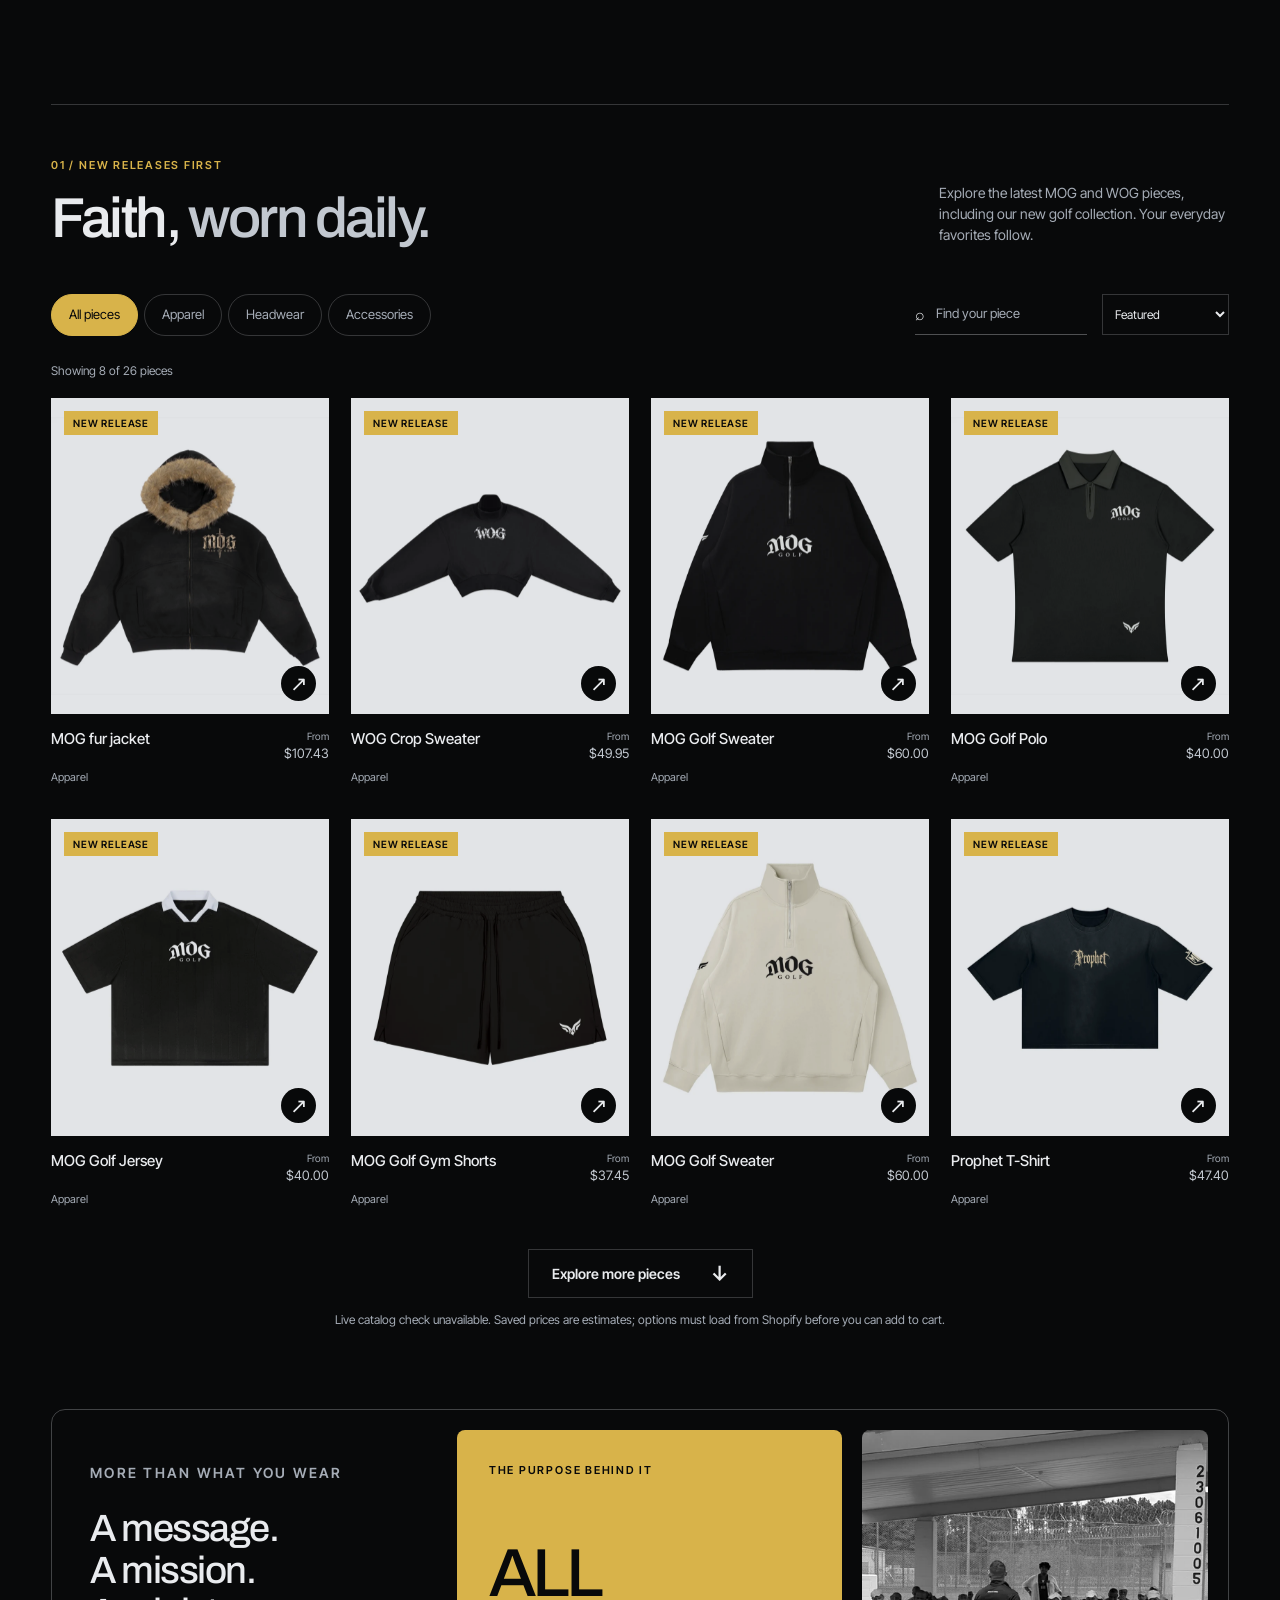
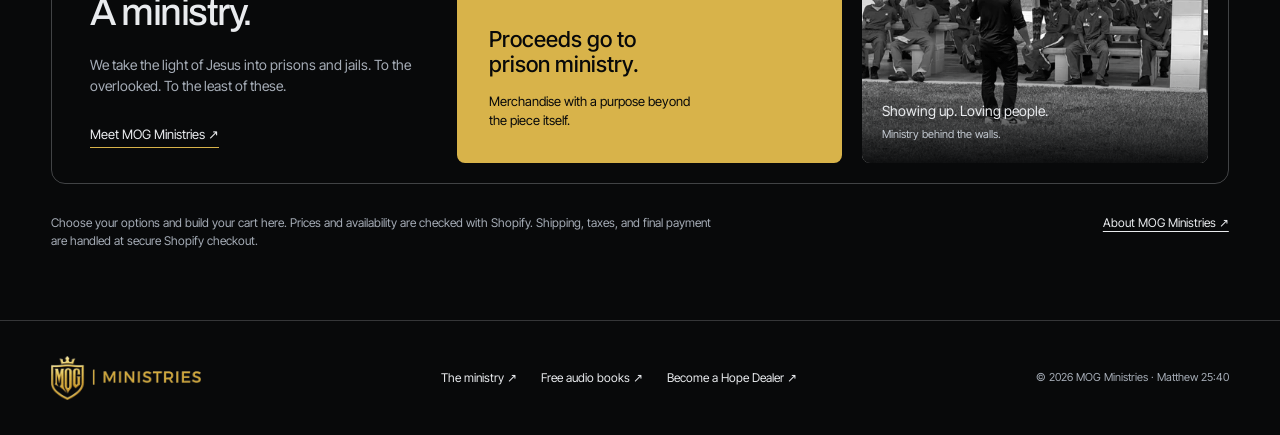
<file: merch.html>
<!doctype html>
<html lang="en">
<head>
<meta charset="utf-8">
<meta name="viewport" content="width=device-width, initial-scale=1">
<link rel="canonical" href="https://mogministries.org/merch">
<link rel="icon" href="/assets/img/mog-shield.png">
<meta property="og:title" content="MOG Merch | MOG Ministries">
<meta property="og:description" content="Wear the message. Carry the mission. Shop the latest MOG and WOG apparel, headwear and golf pieces.">
<meta property="og:url" content="https://mogministries.org/merch">
<meta property="og:type" content="website">
<meta property="og:image" content="https://mogministries.org/assets/merch/v20261030/prophet-stage.webp">
<meta name="description" content="MOG Merch. Explore apparel, headwear and everyday essentials from MOG Ministries.">
<title>MOG Merch | MOG Ministries</title>
<style>
@font-face{font-family:Archivo;src:url('./assets/merch/v20261030/fonts/archivo.woff2') format('woff2');font-weight:100 900;font-stretch:62% 125%;font-display:swap}
@font-face{font-family:'Inter Tight';src:url('./assets/merch/v20261030/fonts/inter-tight.woff2') format('woff2');font-weight:100 900;font-display:swap}
:root{--ink:#08090a;--paper:#c2c8d0;--white:#e9ebee;--gold:#d8b34a;--muted:#a5acb6;--line:rgba(233,235,238,.2);--u:min(.06944444vw,1.333px)}
*{box-sizing:border-box}html{scroll-behavior:smooth;scroll-padding-top:24px}body{margin:0;background:var(--ink);color:var(--white);font:16px/1.5 'Inter Tight',sans-serif}button,input,select{font:inherit}button,a,select{-webkit-tap-highlight-color:transparent}button,a{touch-action:manipulation}button{cursor:pointer}a{color:inherit;text-decoration:none}img{max-width:100%;height:auto;display:block}button{color:inherit}button:focus-visible,a:focus-visible,input:focus-visible,select:focus-visible{outline:3px solid var(--gold);outline-offset:5px}button:disabled{cursor:default}::selection{background:var(--gold);color:var(--ink)}
.skip{position:absolute;top:-100px;z-index:30;background:var(--gold);color:var(--ink);padding:12px}.skip:focus{top:10px}
.preview-note{padding:8px 24px;text-align:center;background:#191b1e;font-size:12px;letter-spacing:.02em;color:#d2d6dc}.preview-note b{color:var(--gold);font-weight:600}
.hero{position:relative;isolation:isolate;background:var(--paper);color:var(--ink);min-height:calc(930 * var(--u));overflow:hidden}
.topnav{position:relative;z-index:5;display:flex;align-items:center;justify-content:space-between;padding:calc(46 * var(--u)) calc(57 * var(--u));gap:24px}
.nav-pill{position:relative;display:flex;gap:2px;padding:5px;border:1px solid #ffffff66;background:#e9ebee;border-radius:40px;font-size:14px}
.nav-pill a{position:relative;z-index:1;padding:11px 21px;border-radius:30px;white-space:nowrap;transition:color .2s}.nav-pill a.active{color:var(--white)}.nav-pill .slider{position:absolute;top:5px;bottom:5px;background:var(--ink);border-radius:30px;transition:left .25s,width .25s;pointer-events:none}
.nav-pill:has(a:hover) a.active:not(:hover){color:var(--ink)}.nav-pill a:hover{color:var(--white)}
.nav-caption{margin-left:auto;font-size:12px;letter-spacing:.12em;text-transform:uppercase}.btn{display:inline-flex;align-items:center;justify-content:space-between;gap:30px;min-height:48px;padding:13px 23px;border:1px solid transparent;background:var(--ink);color:var(--white);font-size:14px;font-weight:600;transition:transform .2s,background .2s}.btn:hover{transform:translateY(-2px);background:#24272b}.btn .arrow{font-size:21px;line-height:1;transition:transform .25s}.btn:hover .arrow{transform:translate(2px,-2px)}.btn.gold{background:var(--gold);color:var(--ink)}.btn.gold:hover{background:#eccf72}.btn.outline{border-color:var(--line);background:transparent}.eyebrow{font-size:11px;font-weight:600;letter-spacing:.16em;text-transform:uppercase}.dot{display:inline-block;width:6px;height:6px;border-radius:50%;background:var(--gold);margin-right:9px}
.hero-copy{position:relative;z-index:2;margin:calc(112 * var(--u)) 0 0 calc(57 * var(--u));width:calc(410 * var(--u))}
h1{font-family:Archivo,sans-serif;font-stretch:104%;font-weight:680;font-size:calc(94 * var(--u));line-height:.91;letter-spacing:-.065em;margin:18px 0 37px}h1 .mask{display:block;overflow:hidden;padding:0 .07em .1em 0;margin-bottom:-.1em}h1 .line{display:block}h1 .faith{color:#785c15}
.hero-description{max-width:250px;font-size:15px;line-height:1.5;margin:16px 0 24px}.hero-copy .eyebrow{margin-top:28px}
.hero-art{position:absolute;z-index:0;top:calc(130 * var(--u));left:calc(385 * var(--u));width:calc(740 * var(--u));height:calc(740 * var(--u));mix-blend-mode:multiply;will-change:transform}.hero-art img{width:100%;height:100%;object-fit:contain}
.hero-number{position:absolute;top:calc(246 * var(--u));left:calc(396 * var(--u));font:13px Archivo,sans-serif}.hero-side{position:absolute;right:calc(57 * var(--u));top:calc(260 * var(--u));width:calc(220 * var(--u));z-index:2}
.purpose-pill{border:1px solid #ffffff80;background:#ffffff33;backdrop-filter:blur(12px);padding:11px 15px;border-radius:35px;font-size:13px;display:flex;gap:10px;align-items:center}.purpose-pill span{display:grid;place-items:center;background:var(--ink);color:var(--gold);width:25px;height:25px;border-radius:50%}.side-copy{font-size:21px;line-height:1.15;text-align:right;margin:90px 0 26px}.side-copy small{display:block;font-size:12px;margin-top:8px;letter-spacing:.04em}
.feature{display:block;width:100%;background:none;border:0;padding:0;color:var(--ink);text-align:left}.feature-label{display:flex;justify-content:space-between;font-size:11px;margin-bottom:8px;letter-spacing:.08em;text-transform:uppercase}.feature-visual{position:relative;background:#e9ebee;overflow:hidden;aspect-ratio:1.15}.feature-visual img{width:100%;height:100%;object-fit:contain;mix-blend-mode:multiply;transition:transform .6s}.feature:hover img{transform:scale(1.07)}.round-arrow{position:absolute;right:12px;bottom:12px;background:#ffffffc9;border:1px solid #ffffffa0;border-radius:50%;width:35px;height:35px;display:grid;place-items:center;font-size:20px;transition:transform .3s}.feature:hover .round-arrow{transform:rotate(45deg)}.feature-name{display:block;font-size:13px;margin-top:9px}.feature-price{font-size:12px;color:#3d424a}.progress{height:2px;background:#08090a26;margin-top:15px}.progress:after{content:"";display:block;width:35%;height:100%;background:var(--ink);transform-origin:left;animation:draw 1.4s both}
.brand-plate{position:absolute;left:calc(550 * var(--u));top:calc(732 * var(--u));z-index:2;width:calc(330 * var(--u));padding:23px 27px;background:#08090add;backdrop-filter:blur(12px);border:1px solid #ffffff30;display:flex;align-items:center;justify-content:space-between;gap:24px}.brand-plate img{width:200px;min-width:0}.plate-lines{width:20px;height:9px;border-block:1px solid var(--gold);flex-shrink:0}
.hero-foot{position:absolute;bottom:calc(40 * var(--u));left:calc(57 * var(--u));display:flex;align-items:center;gap:22px;z-index:2}.hero-foot .mini-mark{border:1px solid #08090a40;width:50px;height:50px;display:grid;place-items:center;font-family:Archivo;font-size:24px}.hero-foot p{font-size:12px;line-height:1.4;margin:0;max-width:200px}.product-caption{position:absolute;bottom:calc(38 * var(--u));left:calc(540 * var(--u));font-size:11px;letter-spacing:.07em;text-transform:uppercase}.product-caption button{border:0;border-bottom:1px solid #08090a77;background:none;color:inherit;padding:0 0 4px;font:inherit}
.bar{display:flex;justify-content:space-between;align-items:center;padding:32px 4%;border-bottom:1px solid var(--line);font:12px Archivo,sans-serif;letter-spacing:.1em}.bar span{color:var(--muted)}.bar a{display:flex;align-items:center;gap:16px}.bar .disc{display:grid;place-items:center;background:var(--gold);color:var(--ink);width:33px;height:33px;border-radius:50%;font-size:20px}
.manifesto{padding:120px 24px 110px;max-width:1050px;margin:auto;text-align:center}.manifesto .eyebrow{color:var(--gold);margin-bottom:42px}.statement{font-size:clamp(30px,3.7vw,57px);font-weight:500;letter-spacing:-.035em;line-height:1.3;margin:0 auto;max-width:920px}.statement span{color:#7d838c}.manifesto .subline{font-size:20px;line-height:1.4;max-width:440px;margin:58px auto 0;color:var(--muted)}.subline a{color:var(--white);border-bottom:1px solid #ffffff66;padding-bottom:3px}
.collection{padding:24px 4% 70px;max-width:1920px;margin:auto}.collection-heading{display:flex;justify-content:space-between;align-items:end;gap:30px;border-top:1px solid var(--line);padding-top:52px}.collection-heading .eyebrow{color:var(--gold)}h2{font-family:Archivo,sans-serif;font-size:clamp(37px,4.4vw,66px);line-height:1.05;font-weight:550;letter-spacing:-.045em;margin:16px 0 25px}h2 .silver{color:var(--paper)}.collection-heading p{max-width:290px;color:var(--muted);font-size:14px;margin-bottom:29px}
.toolbar{display:flex;align-items:center;justify-content:space-between;gap:18px;padding:20px 0 26px}.filters{display:flex;gap:6px;flex-wrap:wrap}.filters button{font-size:13px;padding:10px 17px;min-height:42px;color:var(--muted);background:transparent;border:1px solid var(--line);border-radius:30px;transition:background .2s,color .2s}.filters button[aria-pressed=true]{background:var(--gold);color:var(--ink);border-color:var(--gold)}.filters button:hover{color:var(--white);border-color:var(--white)}.filters button[aria-pressed=true]:hover{color:var(--ink)}.tools{display:flex;gap:15px}.search{border-bottom:1px solid #e9ebee50;display:flex;align-items:center;gap:7px}.search input{width:155px;background:none;border:0;color:var(--white);outline-offset:0;padding:10px 4px;font-size:13px}.search input::placeholder{color:var(--muted)}select{max-width:150px;background:var(--ink);border:1px solid var(--line);padding:8px;color:var(--white);font-size:12px}.result-count{font-size:12px;color:var(--muted);margin:0 0 18px}.product-grid{display:grid;grid-template-columns:repeat(4,minmax(0,1fr));gap:34px 22px}
.product-card{position:relative;text-align:left;background:none;border:0;padding:0;width:100%;transition:transform .3s;align-self:start}.product-card:hover{transform:translateY(-5px)}.product-photo{background:#e2e4e7;aspect-ratio:1/1.14;position:relative;overflow:hidden}.product-photo img{width:100%;height:100%;object-fit:contain;mix-blend-mode:multiply;transition:transform .5s}.product-card:hover img{transform:scale(1.045)}.product-photo .quick{position:absolute;right:13px;bottom:13px;display:grid;place-items:center;background:#08090a;color:var(--white);width:35px;height:35px;border-radius:50%;font-size:21px;transition:background .2s}.product-card:hover .quick{background:var(--gold);color:var(--ink)}.product-meta{display:flex;justify-content:space-between;gap:12px;margin-top:15px}.product-name{font-size:15px;font-weight:500;line-height:1.3}.product-price{font-size:13px;white-space:nowrap;color:var(--paper);text-align:right}.product-price small{font-size:10px;display:block;color:var(--muted)}.product-category{display:block;font-size:11px;color:var(--muted);margin-top:5px}.load-row{text-align:center;margin:42px 0 20px}.load-row small{display:block;color:var(--muted);font-size:12px;margin-top:13px}.empty{grid-column:1/-1;border:1px solid var(--line);padding:55px 25px;text-align:center;color:var(--muted)}.empty button{display:block;margin:20px auto 0}
.mission-panel{margin-top:80px;border:1px solid #e9ebee42;border-radius:14px;display:grid;grid-template-columns:1.05fr 1fr 1fr;overflow:hidden}.mission-intro{padding:38px}.mission-intro h3{font-family:Archivo;font-size:38px;line-height:1.1;font-weight:500;letter-spacing:-.04em;margin:0 0 20px}.mission-intro p{font-size:14px;color:var(--muted);margin-bottom:25px}.mission-intro a{font-size:13px;border-bottom:1px solid var(--gold);padding-bottom:5px}.mission-card{background:var(--gold);color:var(--ink);margin:20px 0;padding:32px;display:flex;flex-direction:column;justify-content:space-between;border-radius:8px}.mission-card .big{font-family:Archivo;font-size:68px;font-weight:500;letter-spacing:-.06em;line-height:1}.mission-card h4{font-size:22px;font-weight:500;line-height:1.15;max-width:200px;margin:20px 0 14px}.mission-card p{font-size:13px;margin:0;max-width:220px}.mission-photo{position:relative;margin:20px}.mission-photo img{width:100%;height:100%;object-fit:cover;filter:grayscale(1);border-radius:8px;min-height:300px}.mission-photo figcaption{position:absolute;bottom:0;left:0;right:0;background:linear-gradient(transparent,#08090af2);padding:50px 20px 20px;font-size:14px;border-radius:8px}.mission-photo figcaption small{display:block;color:var(--paper);font-size:11px;margin-top:5px}
.shop-note{display:flex;gap:28px;justify-content:space-between;padding:30px 0 0;font-size:12px;color:var(--muted)}.shop-note p{max-width:670px;margin:0}.shop-note a{white-space:nowrap;text-decoration:underline;text-underline-offset:4px;color:var(--white)}
footer{border-top:1px solid var(--line);padding:35px 4%;display:flex;gap:25px;align-items:center;justify-content:space-between}footer img{width:150px}footer nav{display:flex;gap:24px;font-size:12px}footer p{font-size:11px;color:var(--muted)}
dialog{position:fixed;border:1px solid #ffffff33;background:#101315;color:var(--white);padding:0;width:min(940px,calc(100vw - 32px));max-height:90dvh;overflow:auto;box-shadow:0 25px 100px #0008}dialog::backdrop{background:#000b;backdrop-filter:blur(6px)}.dialog-close{position:absolute;right:14px;top:14px;background:var(--ink);color:var(--white);border:1px solid var(--line);border-radius:50%;width:40px;height:40px;font-size:23px;z-index:2}.dialog-grid{display:grid;grid-template-columns:1.05fr 1fr}.dialog-image{background:#e2e4e7;display:flex;align-items:center}.dialog-image img{width:100%;height:100%;object-fit:contain;mix-blend-mode:multiply;max-height:560px}.dialog-copy{padding:65px 35px 35px;display:flex;flex-direction:column;justify-content:center}.dialog-copy h2{font-size:37px;line-height:1.1;margin:16px 0}.dialog-price{font-size:21px;margin:0 0 25px}.dialog-copy p{font-size:14px;color:var(--muted)}.dialog-copy .btn{margin-top:20px}.gate{padding:13px;border:1px solid #d8b34a55;background:#d8b34a0c;font-size:12px!important;color:#d9c58e!important;line-height:1.5}.dialog-copy .fine{font-size:11px;margin-bottom:0}.reveal{opacity:1}.reveal.entered{animation:rise .8s both}@keyframes rise{from{opacity:0;transform:translateY(22px)}to{opacity:1;transform:translateY(0)}}@keyframes draw{from{transform:scaleX(0)}to{transform:scaleX(1)}}
@media(min-width:1920px){.hero{max-width:1920px;margin:auto}}
@media(max-width:1100px) and (min-width:761px){.hero{min-height:800px}.topnav{padding:32px}.nav-caption{display:none}.hero-copy{margin:100px 0 0 32px;width:310px}h1{font-size:70px}.hero-art{top:190px;left:24%;width:61%;height:560px}.hero-side{right:32px;top:230px;width:150px}.side-copy{margin-top:55px}.brand-plate{left:43%;top:650px;width:240px;padding:18px}.hero-foot{left:32px;bottom:32px}.product-caption{left:43%;bottom:34px}.hero-number{display:none}.product-grid{grid-template-columns:repeat(3,minmax(0,1fr))}.mission-intro{padding:25px}.mission-intro h3{font-size:30px}.mission-card{padding:24px}.toolbar{align-items:start;flex-direction:column}.tools{align-self:stretch;justify-content:space-between}}
@media(max-width:760px){
 .preview-note{font-size:10px;padding:7px 12px}.hero{padding-bottom:30px}.topnav{padding:22px 20px;gap:8px}.nav-pill{padding:4px;gap:0;font-size:12px}.nav-pill a{padding:10px 13px}.nav-pill .slider{top:4px;bottom:4px}.nav-caption{display:none}.topnav>.btn{width:42px;min-height:42px;padding:8px;justify-content:center}.topnav>.btn .label{display:none}.hero-copy{margin:40px 20px 0;width:auto}h1{font-size:clamp(65px,19vw,120px);margin:19px 0 25px;max-width:500px}.hero-copy .eyebrow{margin-top:20px}.hero-description{max-width:290px;font-size:15px}.hero-number{top:140px;left:auto;right:24px;font-size:11px}.hero-art{position:relative;top:auto;left:auto;width:100%;height:auto;aspect-ratio:1;margin:12px 0 0}.brand-plate{position:relative;top:auto;left:auto;width:230px;margin:-55px auto 0;padding:18px 20px}.brand-plate img{width:155px}.product-caption{position:relative;bottom:auto;left:auto;text-align:center;margin-top:18px;font-size:10px}.hero-side{position:relative;right:auto;top:auto;width:auto;margin:34px 20px 0;display:grid;grid-template-columns:1fr 1fr;gap:15px;align-items:start}.purpose-pill{grid-column:1;font-size:12px;padding:8px 10px;justify-content:center}.side-copy{grid-column:1;grid-row:2;font-size:22px;margin:14px 0 0;text-align:left}.feature{grid-column:2;grid-row:1/4}.feature-label{font-size:9px}.feature-name{font-size:12px}.feature-price{font-size:11px}.hero-foot{position:relative;left:auto;bottom:auto;margin:32px 20px 0}.hero-foot p{max-width:240px}.hero-foot .mini-mark{width:42px;height:42px}.bar{padding:23px 20px;font-size:9px}.bar>a{gap:8px}.bar .disc{width:25px;height:25px;font-size:16px}.bar>span{display:none}.manifesto{padding:75px 22px 70px}.manifesto .eyebrow{font-size:10px;margin-bottom:30px}.statement{font-size:30px;line-height:1.32;letter-spacing:-.03em}.manifesto .subline{font-size:17px;margin-top:36px;max-width:300px}.collection{padding:0 20px 40px}.collection-heading{padding-top:35px;display:block}.collection-heading h2{font-size:42px}.collection-heading p{max-width:300px;margin:10px 0 12px}.toolbar{flex-direction:column;align-items:stretch;gap:18px;padding-bottom:20px}.filters{gap:6px}.filters button{font-size:12px;padding:8px 12px}.tools{justify-content:space-between;gap:10px}.search{min-width:0}.search input{width:145px}.tools select{max-width:130px}.product-grid{grid-template-columns:repeat(2,minmax(0,1fr));gap:25px 13px}.product-photo{aspect-ratio:.8}.product-name{font-size:13px}.product-meta{display:block;margin-top:10px}.product-price{display:block;text-align:left;margin-top:8px;font-size:12px}.product-price small{display:inline;font-size:10px;margin-right:4px}.product-photo .quick{width:28px;height:28px;right:8px;bottom:8px;font-size:18px}.product-category{font-size:10px}.mission-panel{margin-top:50px;grid-template-columns:1fr;border-radius:10px}.mission-intro{padding:28px}.mission-intro h3{font-size:38px}.mission-card{margin:0 16px;padding:27px;min-height:270px}.mission-card .big{font-size:64px}.mission-card h4{max-width:100%;font-size:25px}.mission-card p{max-width:100%}.mission-photo{margin:16px}.mission-photo img{height:270px;min-height:0}.shop-note{display:block;font-size:11px}.shop-note a{display:inline-block;margin-top:15px}footer{padding:28px 20px;flex-wrap:wrap;justify-content:flex-start}footer img{width:130px}footer nav{flex-wrap:wrap;gap:18px;font-size:12px}footer p{width:100%;margin:0}.dialog-grid{grid-template-columns:1fr}.dialog-image{height:270px}.dialog-copy{padding:25px}.dialog-copy h2{font-size:30px}.dialog-copy .btn{font-size:13px;padding:12px 16px}dialog{max-height:92dvh}.dialog-price{margin-bottom:10px}
}
@media(prefers-reduced-motion:reduce){html{scroll-behavior:auto}*,*::before,*::after{animation:none!important;transition:none!important}.hero-art{transform:none!important}.statement span{color:var(--white)!important}}
[hidden]{display:none!important}.feature-visual,.product-photo,.progress{display:block}.product-photo{width:100%}
.new-release{position:absolute;top:13px;left:13px;z-index:1;background:var(--gold);color:var(--ink);padding:6px 9px;font-size:10px;line-height:1.2;font-weight:600;letter-spacing:.08em;text-transform:uppercase}
.nav-pill a:focus-visible{color:var(--white)}.nav-pill:has(a:focus-visible) a.active:not(:focus-visible){color:var(--ink)}
@media(max-width:760px){.hero{display:flex;flex-direction:column}.topnav{order:0}.hero-copy{order:1}.hero-art{order:2}.brand-plate{order:3}.product-caption{order:4}.hero-side{order:5}.hero-foot{order:6}}
.hero-art.lifestyle{left:calc(496 * var(--u));width:calc(528 * var(--u));mix-blend-mode:normal;overflow:hidden;transform:none!important}.hero-art.lifestyle img{object-fit:cover;object-position:50% 15%}
@media(max-width:1100px) and (min-width:761px){.hero-art.lifestyle{left:40%;width:34%}}
@media(max-width:760px){.hero-art.lifestyle{left:auto;width:100%;height:auto;aspect-ratio:906/1269;margin-top:28px}}
.cart-trigger{background:var(--ink);white-space:nowrap}.cart-badge{display:inline-grid;place-items:center;background:var(--gold);color:var(--ink);min-width:23px;height:23px;border-radius:50%;font-size:11px}.purchase-form{display:grid;grid-template-columns:1fr 1fr;gap:14px;margin-top:18px}.purchase-form label{display:flex;flex-direction:column;gap:7px;font-size:12px;color:var(--paper)}.purchase-form select,.purchase-form input{width:100%;max-width:none;min-height:44px;background:#191d21;color:var(--white);border:1px solid var(--line);padding:9px 10px}.purchase-form select:disabled{opacity:.75}.purchase-form .quantity-field{grid-column:1/-1;max-width:110px}.purchase-form .btn{grid-column:1/-1;margin:4px 0 0;justify-content:center}.purchase-form .btn:disabled{opacity:.45;transform:none;cursor:not-allowed}.commerce-status{font-size:13px;line-height:1.4;min-height:18px;color:var(--gold)!important;margin:13px 0 0}.product-details{max-height:125px;overflow:auto;font-size:13px!important;white-space:pre-line}.live-price{font-size:11px;color:var(--muted);margin-left:7px}.retry-product{margin:10px 0}.cart-dialog{width:min(740px,calc(100vw - 32px));padding:30px}.cart-dialog h2{font-size:38px;margin:7px 45px 20px 0}.cart-lines{display:grid;gap:22px}.cart-line{display:grid;grid-template-columns:95px 1fr;gap:18px;padding:20px 0;border-top:1px solid var(--line)}.cart-line img{width:95px;height:115px;object-fit:contain;background:#e2e4e7}.cart-line h3{font-size:16px;margin:0 0 5px}.cart-variant{font-size:12px;color:var(--muted);margin:0 0 10px}.cart-controls{display:flex;gap:7px;align-items:center;flex-wrap:wrap}.cart-controls button{background:none;border:1px solid var(--line);min-width:36px;min-height:36px;padding:5px 9px}.cart-controls .remove{font-size:11px;text-decoration:underline;margin-left:8px;border:0}.cart-controls output{min-width:28px;text-align:center;font-size:13px}.cart-line-price{margin-top:12px;font-size:14px}.cart-summary{border-top:1px solid var(--line);padding-top:22px;margin-top:20px}.cart-total{display:flex;justify-content:space-between;font-size:22px}.cart-summary .btn{width:100%;justify-content:center;margin-top:16px}.cart-note{font-size:12px;color:var(--muted);line-height:1.5}.cart-empty{padding:30px 0;color:var(--muted)}.cart-empty .btn{margin-top:20px}.cart-dialog button:disabled{opacity:.45;cursor:wait}.cart-warning{padding:12px;border:1px solid #d8b34a55;color:var(--gold);font-size:12px}.catalog-offline{color:var(--gold)}.product-unavailable{font-size:11px;color:var(--gold)}.cart-dialog .dialog-close{right:20px;top:20px}
@media(max-width:760px){.topnav>.cart-trigger{width:auto;min-width:80px;gap:8px;padding:9px 12px}.topnav>.cart-trigger .label{display:inline;font-size:12px}.cart-dialog{padding:22px}.cart-line{grid-template-columns:75px 1fr;gap:13px}.cart-line img{width:75px;height:95px}.cart-dialog h2{font-size:31px}.purchase-form{gap:10px}}
.dialog-image{background:#fff}.dialog-image img{mix-blend-mode:normal}
.product-details{max-height:none;overflow:visible;white-space:normal;line-height:1.6}.fit-note{display:block;margin-bottom:14px;padding:10px 12px;border-left:2px solid var(--gold);background:#d8b34a0c;color:var(--white)}.fit-note strong{color:var(--gold)}
.dialog-media{min-width:0;background:#fff;color:#111;display:flex;flex-direction:column;justify-content:center}.dialog-media .dialog-image{height:440px;touch-action:pan-y}.dialog-media .dialog-image img{height:100%;max-height:440px}.gallery-controls{display:flex;align-items:center;gap:10px;justify-content:space-between;padding:10px 16px}.gallery-controls button{background:#111;color:#fff;border:0;width:40px;height:40px;cursor:pointer}.gallery-controls button:disabled{opacity:.3;cursor:default}.gallery-caption{text-align:center;font-size:12px;line-height:1.4}.gallery-thumbs{display:flex;flex-wrap:wrap;justify-content:center;gap:8px;padding:0 16px 12px}.gallery-thumb{width:76px;padding:3px;border:1px solid #c8c8c8;background:#fff;color:#222;cursor:pointer}.gallery-thumb[aria-pressed=true]{border:2px solid #9a7419;padding:2px}.gallery-thumb img{display:block;width:68px;height:68px;object-fit:contain}.gallery-thumb span{display:block;font-size:10px;padding:3px}.gallery-note{font-size:11px!important;text-align:center;padding:0 16px 14px;margin:0;color:#515151}.gallery-controls[hidden],.gallery-thumbs[hidden],.gallery-note[hidden]{display:none}@media(max-width:760px){.dialog-media .dialog-image{height:270px}.dialog-media .dialog-image img{max-height:270px}.gallery-controls{padding:8px 16px}.gallery-thumbs{padding-bottom:8px}.gallery-note{padding-bottom:12px}}
</style>
</head>
<body>
<a class="skip" href="#collection">Skip to merchandise</a>
<div class="preview-note"><b>WEAR THE MESSAGE. CARRY THE MISSION.</b> · All proceeds go to prison ministry.</div>
<main>
<section class="hero" aria-labelledby="hero-title">
 <header class="topnav">
  <nav class="nav-pill" aria-label="Page navigation"><span class="slider" aria-hidden="true"></span><a href="https://mogministries.org" target="_blank" rel="noopener">Home</a><a class="active" href="#collection" aria-current="page">Collection</a><a href="#purpose">Our purpose</a></nav>
  <span class="nav-caption">MOG Ministries / The collection</span>
  <button class="btn cart-trigger" type="button" aria-label="Open shopping cart"><span class="label">Cart</span><span class="cart-badge" id="cart-count" aria-live="polite">0</span></button>
 </header>
 <div class="hero-art lifestyle"><img src="./assets/merch/v20261030/prophet-stage.webp" alt="Speaker on stage wearing the black Prophet T-Shirt with gold lettering and MOG sleeve artwork" width="906" height="1269" fetchpriority="high"></div>
 <div class="hero-copy">
  <div class="eyebrow">MOG / New releases</div>
  <h1 id="hero-title"><span class="mask"><span class="line">MOG</span></span><span class="mask"><span class="line faith">MERCH</span></span></h1>
  <p class="eyebrow">● &nbsp; More than merchandise</p>
  <p class="hero-description">A message worth wearing.<br>A mission worth carrying.</p>
  <a class="btn gold" href="#collection">Shop the collection <span class="arrow" aria-hidden="true">↗</span></a>
 </div>
 <span class="hero-number">(M.25:40)</span>
 <aside class="hero-side" aria-label="Featured new release">
  <div class="purpose-pill"><span aria-hidden="true">✓</span> Worn with purpose</div>
  <p class="side-copy">Real love.<br>Beyond the walls.<small>Freely received. Freely give.</small></p>
  <button class="feature" data-product="mog-fur-jacket"><span class="feature-label"><span>New release / 01</span><span>↗</span></span><span class="feature-visual"><img src="./assets/merch/v20261030/mog-fur-jacket.webp" alt="Black MOG fur jacket" width="600" height="600"><span class="round-arrow" aria-hidden="true">↗</span></span><span class="feature-name">MOG fur jacket</span><span class="feature-price">From $107.43 USD</span><span class="progress" aria-hidden="true"></span></button>
 </aside>
 <div class="hero-foot"><span class="mini-mark" aria-hidden="true">↗</span><p>All proceeds go to prison ministry.<br>Same faith. A new way to wear it.</p></div>
 <div class="product-caption"><button data-product="prophet-t-shirt">New release / Prophet T-Shirt · $47.40 ↗</button></div>
</section>
<div class="bar"><div>MOG <span>/ MINISTRIES</span></div><a href="#purpose">MORE THAN A MESSAGE <span class="disc" aria-hidden="true">↓</span></a><span>FAITH IN EVERYDAY LIFE</span></div>
<section class="manifesto" id="purpose" aria-labelledby="statement-title">
 <p class="eyebrow"><span class="dot"></span>The heart behind the collection</p>
 <h2 class="statement" id="statement-title">We go to the forgotten places. The places where nobody is clapping. Bringing real love, real truth, and the light of Jesus beyond the walls. Because we have freely received, we freely give.</h2>
 <p class="subline">Wear the message. Carry the mission.<br><a href="https://mogministries.org/vision" target="_blank" rel="noopener">See the heart behind MOG ↗</a></p>
</section>
<section class="collection" id="collection" aria-labelledby="collection-title">
 <div class="collection-heading"><div><div class="eyebrow">01 / New releases first</div><h2 id="collection-title">Faith, <span class="silver">worn daily.</span></h2></div><p>Explore the latest MOG and WOG pieces, including our new golf collection. Your everyday favorites follow.</p></div>
 <div class="toolbar">
  <div class="filters" role="group" aria-label="Product category"><button aria-pressed="true" data-filter="All">All pieces</button><button aria-pressed="false" data-filter="Apparel">Apparel</button><button aria-pressed="false" data-filter="Headwear">Headwear</button><button aria-pressed="false" data-filter="Accessories">Accessories</button></div>
  <div class="tools"><label class="search"><span aria-hidden="true">⌕</span><input id="search" type="search" placeholder="Find your piece" aria-label="Search merchandise"></label><select id="sort" aria-label="Sort merchandise"><option value="featured">Featured</option><option value="price-up">Price: low to high</option><option value="price-down">Price: high to low</option><option value="name">Name: A to Z</option></select></div>
 </div>
 <p class="result-count" role="status" aria-live="polite"></p>
 <div class="product-grid" id="products"></div>
 <div class="load-row"><button class="btn outline" id="load-more">Explore more pieces <span class="arrow" aria-hidden="true">↓</span></button><small id="catalog-status" role="status">Checking live Shopify prices and availability…</small></div>
 <div class="mission-panel reveal">
  <div class="mission-intro"><p class="eyebrow">More than what you wear</p><h3>A message.<br>A mission.<br>A ministry.</h3><p>We take the light of Jesus into prisons and jails. To the overlooked. To the least of these.</p><a href="https://mogministries.org" target="_blank" rel="noopener">Meet MOG Ministries ↗</a></div>
  <div class="mission-card"><span class="eyebrow">The purpose behind it</span><div><span class="big">ALL</span><h4>Proceeds go to<br>prison ministry.</h4><p>Merchandise with a purpose beyond the piece itself.</p></div></div>
  <figure class="mission-photo"><img src="./assets/merch/v20261030/ministry.webp" alt="MOG teaching men gathered in a prison yard" width="800" height="447" loading="lazy"><figcaption>Showing up. Loving people.<small>Ministry behind the walls.</small></figcaption></figure>
 </div>
 <div class="shop-note"><p>Choose your options and build your cart here. Prices and availability are checked with Shopify. Shipping, taxes, and final payment are handled at secure Shopify checkout.</p><a href="https://mogministries.org" target="_blank" rel="noopener">About MOG Ministries ↗</a></div>
</section>
</main>
<footer><a href="https://mogministries.org" target="_blank" rel="noopener"><img src="./assets/merch/v20261030/logo.png" alt="MOG Ministries" width="1400" height="411"></a><nav aria-label="Ministry navigation"><a href="https://mogministries.org" target="_blank" rel="noopener">The ministry ↗</a><a href="https://mogministries.org/audio-books" target="_blank" rel="noopener">Free audio books ↗</a><a href="https://mogministries.org/give" target="_blank" rel="noopener">Become a Hope Dealer ↗</a></nav><p>© 2026 MOG Ministries · Matthew 25:40</p></footer>
<dialog id="product-dialog" aria-labelledby="dialog-title"><button class="dialog-close" aria-label="Close product">×</button><div class="dialog-grid"><div class="dialog-image"><img id="dialog-image" alt="" width="800" height="800"></div><div class="dialog-copy"><span class="eyebrow" id="dialog-category"></span><h2 id="dialog-title"></h2><div class="dialog-price" id="dialog-price"></div><p class="product-details" id="dialog-description"></p><div id="product-purchase"></div><p class="commerce-status" id="product-status" role="status" aria-live="polite"></p><p class="fine">Choose options and add to your cart here. Final payment takes place in secure Shopify checkout. No purchase occurs when you add an item.</p></div></div></dialog>
<dialog id="cart-dialog" class="cart-dialog" aria-labelledby="cart-title"><button class="dialog-close" aria-label="Close cart">×</button><p class="eyebrow">MOG Ministries / Your selection</p><h2 id="cart-title">Your cart.</h2><div id="cart-content"></div><p class="commerce-status" id="cart-status" role="status" aria-live="polite"></p></dialog>
<script id="catalog-data" type="application/json">[{"title":"MOG Quarter Zip Pullover","handle":"mog-quarter-zip-pullover","price":45.5,"category":"Apparel","image":"./assets/merch/v20261030/mog-quarter-zip-pullover.webp"},{"title":"Black Hope Dealers men's polo","handle":"black-hope-dealers-mens-polo","price":74.5,"category":"Apparel","image":"./assets/merch/v20261030/black-hope-dealers-mens-polo.webp"},{"title":"Hope Dealers men's polo","handle":"hope-dealers-mens-polo","price":75.5,"category":"Apparel","image":"./assets/merch/v20261030/hope-dealers-mens-polo.webp"},{"title":"MOG Foam trucker hat","handle":"mog-foam-trucker-hat","price":33.0,"category":"Headwear","image":"./assets/merch/v20261030/mog-foam-trucker-hat.webp"},{"title":"Golf Hope Dealer Hat","handle":"golf-hope-dealer-hat","price":33.0,"category":"Headwear","image":"./assets/merch/v20261030/golf-hope-dealer-hat.webp"},{"title":"Matthew 25 Hat","handle":"matthew-25-hat","price":33.0,"category":"Headwear","image":"./assets/merch/v20261030/matthew-25-hat.webp"},{"title":"MOG Trucker Hat","handle":"mog-trucker-hat","price":33.0,"category":"Headwear","image":"./assets/merch/v20261030/mog-trucker-hat.webp"},{"title":"Hope Dealer Hat","handle":"hope-dealer-hat","price":33.0,"category":"Headwear","image":"./assets/merch/v20261030/hope-dealer-hat.webp"},{"title":"Man of God Hat","handle":"man-of-god-hat","price":33.0,"category":"Headwear","image":"./assets/merch/v20261030/man-of-god-hat.webp"},{"title":"Hope Dealer Trucker Hat","handle":"hope-dealer-trucker-hat","price":33.0,"category":"Headwear","image":"./assets/merch/v20261030/hope-dealer-trucker-hat.webp"},{"title":"Hope Dealer Flat Bill","handle":"hope-dealer-flat-bill","price":33.0,"category":"Headwear","image":"./assets/merch/v20261030/hope-dealer-flat-bill.webp"},{"title":"MOG Car Sticker","handle":"mog-car-sticker","price":9.5,"category":"Accessories","image":"./assets/merch/v20261030/mog-car-sticker.webp"},{"title":"MOG stickers","handle":"mog-stickers","price":5.5,"category":"Accessories","image":"./assets/merch/v20261030/mog-stickers.webp"},{"title":"Man of God oversized hoodie","handle":"man-of-god-oversized-hoodie","price":55.0,"category":"Apparel","image":"./assets/merch/v20261030/man-of-god-oversized-hoodie.webp"},{"title":"Man of God Simple oversized hoodie","handle":"man-of-god-simple-oversized-hoodie","price":55.0,"category":"Apparel","image":"./assets/merch/v20261030/man-of-god-simple-oversized-hoodie.webp"},{"title":"MOG Champion Wind Breaker","handle":"mog-champion-wind-breaker","price":60.0,"category":"Apparel","image":"./assets/merch/v20261030/mog-champion-wind-breaker.webp"},{"title":"Joyful Holy Ghost Fire","handle":"joyful-holy-ghost-fire","price":50.0,"category":"Apparel","image":"./assets/merch/v20261030/joyful-holy-ghost-fire.webp"},{"title":"MOG Baseball Hat","handle":"mog-baseball-hat","price":33.0,"category":"Headwear","image":"./assets/merch/v20261030/mog-baseball-hat.webp"},{"title":"MOG Golf Sweater","handle":"mog-golf-sweater","price":60.0,"category":"Apparel","image":"./assets/merch/v20261030/mog-golf-sweater.webp"},{"title":"WOG Crop Sweater","handle":"wog-crop-sweater","price":49.95,"category":"Apparel","image":"./assets/merch/v20261030/wog-crop-sweater.webp"},{"title":"Prophet T-Shirt","handle":"prophet-t-shirt","price":47.4,"category":"Apparel","image":"./assets/merch/v20261030/prophet-t-shirt.webp"},{"title":"MOG Golf Sweater","handle":"mog-golf-sweater-1","price":60.0,"category":"Apparel","image":"./assets/merch/v20261030/mog-golf-sweater-1.webp"},{"title":"MOG Golf Gym Shorts","handle":"mog-golf-gym-shorts","price":37.45,"category":"Apparel","image":"./assets/merch/v20261030/mog-golf-gym-shorts.webp"},{"title":"MOG Golf Polo","handle":"mog-golf-polo","price":40.0,"category":"Apparel","image":"./assets/merch/v20261030/mog-golf-polo.webp"},{"title":"MOG Golf Jersey","handle":"mog-golf-jersey","price":40.0,"category":"Apparel","image":"./assets/merch/v20261030/mog-golf-jersey.webp"},{"title":"MOG fur jacket","handle":"mog-fur-jacket","price":107.43,"category":"Apparel","image":"./assets/merch/v20261030/mog-fur-jacket.webp"}]</script>
<script>
(()=>{
 'use strict';
 const catalog=JSON.parse(document.querySelector('#catalog-data').textContent);
 const money=n=>new Intl.NumberFormat('en-US',{style:'currency',currency:'USD'}).format(n);
 const grid=document.querySelector('#products'), count=document.querySelector('.result-count'), more=document.querySelector('#load-more');
 let category='All',query='',sort='featured',limit=8;
 const featured=['mog-fur-jacket','wog-crop-sweater','mog-golf-sweater','mog-golf-polo','mog-golf-jersey','mog-golf-gym-shorts','mog-golf-sweater-1','prophet-t-shirt'];
 const ordered=[...catalog].sort((a,b)=>(featured.includes(a.handle)?featured.indexOf(a.handle):99)-(featured.includes(b.handle)?featured.indexOf(b.handle):99));
 const escape=s=>String(s).replace(/[&<>"']/g,c=>({'&':'&amp;','<':'&lt;','>':'&gt;','"':'&quot;',"'":'&#39;'}[c]));
 function render(){
  let products=ordered.filter(p=>(category==='All'||p.category===category)&&p.title.toLowerCase().includes(query));
  if(sort==='price-up')products.sort((a,b)=>a.price-b.price);
  if(sort==='price-down')products.sort((a,b)=>b.price-a.price);
  if(sort==='name')products.sort((a,b)=>a.title.localeCompare(b.title));
  count.textContent=`Showing ${Math.min(limit,products.length)} of ${products.length} pieces`;
  grid.innerHTML=products.slice(0,limit).map(p=>`<button class="product-card" data-product="${escape(p.handle)}" aria-label="View ${escape(p.title)}"><span class="product-photo">${featured.includes(p.handle)?'<span class="new-release">New release</span>':''}<img src="${escape(p.image)}" alt="${escape(p.title)}" width="600" height="600" loading="lazy"><span class="quick" aria-hidden="true">↗</span></span><span class="product-meta"><span class="product-name">${escape(p.title)}</span><span class="product-price"><small>From</small>${money(p.price)}</span></span><span class="product-category">${escape(p.category)}</span></button>`).join('');
  if(!products.length)grid.innerHTML='<div class="empty">No pieces match your search.<button class="btn outline" id="reset-search">Clear filters</button></div>';
  more.hidden=limit>=products.length;
 }
 document.querySelectorAll('[data-filter]').forEach(b=>b.addEventListener('click',()=>{category=b.dataset.filter;limit=8;document.querySelectorAll('[data-filter]').forEach(x=>x.setAttribute('aria-pressed',String(x===b)));render()}));
 document.querySelector('#search').addEventListener('input',e=>{query=e.target.value.trim().toLowerCase();limit=8;render()});
 document.querySelector('#sort').addEventListener('change',e=>{sort=e.target.value;limit=8;render()});
 more.addEventListener('click',()=>{limit+=8;render()});
 document.addEventListener('click',e=>{
  const reset=e.target.closest('#reset-search');
  if(reset){category='All';query='';limit=8;document.querySelector('#search').value='';document.querySelectorAll('[data-filter]').forEach(b=>b.setAttribute('aria-pressed',String(b.dataset.filter==='All')));render();document.querySelector('#search').focus();return}
 });
 render();
 window.MOGCatalog={products:catalog,render};
 const nav=document.querySelector('.nav-pill'),slider=nav.querySelector('.slider'),active=nav.querySelector('.active');
 function slide(el){slider.style.width=`${el.offsetWidth}px`;slider.style.left=`${el.offsetLeft}px`}
 nav.querySelectorAll('a').forEach(a=>{a.addEventListener('mouseenter',()=>slide(a));a.addEventListener('focus',()=>slide(a))});
 nav.addEventListener('mouseleave',()=>slide(active));nav.addEventListener('focusout',()=>slide(active));
 document.fonts.ready.then(()=>slide(active));addEventListener('resize',()=>slide(active));slide(active);
 const reduced=matchMedia('(prefers-reduced-motion: reduce)').matches,record=new URLSearchParams(location.search).has('rec');
 const statement=document.querySelector('.statement'),words=statement.textContent.trim().split(/\s+/);
 statement.setAttribute('aria-label',words.join(' '));statement.innerHTML=words.map(w=>`<span aria-hidden="true">${escape(w)}</span>`).join(' ');
 const spans=[...statement.children],hero=document.querySelector('.hero-art');
 function fill(progress){spans.forEach((el,i)=>{const f=Math.max(0,Math.min(1,progress*(spans.length+3)-i));el.style.color=`rgb(${125+108*f},${131+104*f},${140+98*f})`})}
 let pending=false;
 function scrollUpdate(){const r=statement.getBoundingClientRect();const p=Math.max(0,Math.min(1,(innerHeight*.88-r.top)/(innerHeight*.62+r.height*.3)));fill(reduced?1:p);if(!reduced&&innerWidth>760)hero.style.transform=`translateY(${Math.min(scrollY*.07,55)}px)`;pending=false}
 if(reduced){fill(1)}else{
  document.querySelectorAll('h1 .line').forEach((el,i)=>el.animate([{transform:'translateY(110%)'},{transform:'translateY(0)'}],{duration:1000,delay:i*110,easing:'cubic-bezier(.16,1,.3,1)',fill:'backwards'}));
  hero.animate([{opacity:0,filter:'blur(8px)',translate:'0 40px'},{opacity:1,filter:'blur(0)',translate:'0 0'}],{duration:1300,easing:'ease-out'});
  document.querySelector('.topnav').animate([{opacity:0,transform:'translateY(-16px)'},{opacity:1,transform:'translateY(0)'}],{duration:800});
  ['.hero-description','.hero-copy>.btn','.hero-side','.hero-foot'].forEach((s,i)=>document.querySelector(s).animate([{opacity:0,translate:'0 14px'},{opacity:1,translate:'0 0'}],{duration:700,delay:300+i*55,fill:'backwards'}));
  if(record){const start=performance.now();function frame(t){fill(Math.min(1,Math.max(0,(t-start-1300)/2900)));if(t-start<5500)requestAnimationFrame(frame)}requestAnimationFrame(frame)}
  else{addEventListener('scroll',()=>{if(!pending){pending=true;requestAnimationFrame(scrollUpdate)}},{passive:true});scrollUpdate()}
  const observer=new IntersectionObserver(entries=>entries.forEach(e=>{if(e.isIntersecting){e.target.classList.add('entered');observer.unobserve(e.target)}}),{threshold:.12});document.querySelectorAll('.reveal').forEach(e=>observer.observe(e));
 }
})();
</script>
<script>/* Public Shopify photos. Back/color associations were visually checked against the real mockups. */
(()=>{
 'use strict';
 const $=s=>document.querySelector(s);
 const node=(tag,text,cls)=>{const n=document.createElement(tag);if(text)n.textContent=text;if(cls)n.className=cls;return n};
 const BACKS={
  '54024933343383':'Black','54024938029207':'Black','54024938913943':'Black',
  '54024939896983':'Light Gray','54024939962519':'Flower Gray',
  '54024942092439':'Black','54024942157975':'Deep Teal','54024942223511':'Pink',
  '54024942813335':'Black with Gray','54024942878871':'White with Navy Blue',
  '54024942944407':'Light Blue with White','54024943894679':'Black','54024945205399':'Black'
 };
 const image=$('#dialog-image'),stage=image.parentElement,media=node('div',null,'dialog-media');
 stage.replaceWith(media);media.append(stage);
 const controls=node('div',null,'gallery-controls'),previous=node('button','←'),next=node('button','→');
 previous.type=next.type='button';previous.setAttribute('aria-label','Previous product photo');next.setAttribute('aria-label','Next product photo');
 const caption=node('span',null,'gallery-caption');caption.setAttribute('aria-live','polite');
 controls.append(previous,caption,next);
 const thumbs=node('div',null,'gallery-thumbs');thumbs.setAttribute('role','group');thumbs.setAttribute('aria-label','Product photos');
 const note=node('p',null,'gallery-note');
 media.append(controls,thumbs,note);
 let photos=[],index=0,title='';
 function show(i){
  if(!photos.length)return;
  index=(i+photos.length)%photos.length;
  const photo=photos[index],label=[photo.side,photo.color].filter(Boolean).join(' · ');
  image.src=photo.url;image.alt=`${title} · ${label}`;
  caption.textContent=`${label} · ${index+1} / ${photos.length}`;
  [...thumbs.children].forEach((b,n)=>b.setAttribute('aria-pressed',String(n===index)));
  previous.disabled=next.disabled=photos.length<2;
 }
 previous.onclick=()=>show(index-1);next.onclick=()=>show(index+1);
 thumbs.addEventListener('keydown',e=>{
  if(e.key!=='ArrowLeft'&&e.key!=='ArrowRight')return;
  const focused=[...thumbs.children].indexOf(e.target.closest('button'));
  e.preventDefault();show((focused<0?index:focused)+(e.key==='ArrowRight'?1:-1));thumbs.children[index]?.focus();
 });
 let pointer=null;
 stage.addEventListener('pointerdown',e=>{pointer={x:e.clientX,y:e.clientY}});
 stage.addEventListener('pointerup',e=>{
  if(!pointer)return;
  const dx=e.clientX-pointer.x,dy=e.clientY-pointer.y;pointer=null;
  if(Math.abs(dx)>45&&Math.abs(dx)>Math.abs(dy)*1.5)show(index+(dx<0?1:-1));
 });
 stage.addEventListener('pointercancel',()=>{pointer=null});
 function set(items,preferred,productTitle){
  photos=items;title=productTitle;thumbs.replaceChildren();
  for(const [n,photo] of photos.entries()){
   const label=[photo.side,photo.color].filter(Boolean).join(' · '),button=node('button',null,'gallery-thumb');
   button.type='button';button.setAttribute('aria-label',`View ${label}`);
   const thumb=node('img');let thumbnail=photo.url;
   if(photo.url.startsWith('https://cdn.shopify.com/')){
    const url=new URL(photo.url);url.searchParams.set('width','160');thumbnail=url.href;
   }
   thumb.src=thumbnail;thumb.alt='';thumb.width=68;thumb.height=68;thumb.loading='lazy';
   button.append(thumb,node('span',photo.side));button.onclick=()=>show(n);thumbs.append(button);
  }
  thumbs.hidden=photos.length<2;
  note.textContent=photos.length===1?'Only one photo is currently available for this selection.':'View each angle using the thumbnails or arrows.';
  note.hidden=!photos.length;
  controls.hidden=!photos.length;
  show(Math.max(0,photos.findIndex(p=>p.url===preferred)));
 }
 window.MOGGallery={
  reset(snapshot){
   photos=[];index=0;thumbs.replaceChildren();thumbs.hidden=controls.hidden=note.hidden=true;
   image.src=snapshot.image;image.alt=snapshot.title;
  },
  forProduct(product,snapshot,variants){
   const frontColors=new Map();
   for(const v of product.variants.nodes){
    if(v.image?.id)frontColors.set(v.image.id,v.selectedOptions.find(o=>/colou?r/i.test(o.name))?.value||'');
   }
   const all=(product.images?.nodes||[]).map((p,i)=>{
    const back=BACKS[p.id?.split('/').pop()];
    const color=back||frontColors.get(p.id)||'';
    return {...p,color,side:back?'Back':frontColors.has(p.id)?'Front':/\bback\b/i.test(p.altText||'')?'Back':`Photo ${i+1}`};
   }).filter(p=>!(snapshot.handle==='mog-golf-polo'&&p.color==='White with Navy Blue'));
   let lastColor=null;
   return (color,preferred)=>{
    if(lastColor===color)return; // A size change must not reset the chosen back view.
    lastColor=color;
    const filtered=all.filter(p=>!color||!p.color||p.color===color);
    const fallback=variants.find(v=>v.image?.url&&(!color||v.selectedOptions.some(o=>/colou?r/i.test(o.name)&&o.value===color)))?.image;
    set(filtered.length?filtered:[{url:fallback?.url||snapshot.image,side:'Product photo',color}],preferred,product.title);
   };
  }
 };
})();
</script>
<script>/* MOG's Shopify storefront and cart. No Admin API credentials or customer payment data. */
(()=>{
 'use strict';
 const SHOP='wvw0rw-p5.myshopify.com',API=`https://${SHOP}/api/2026-10/graphql.json`;
 const qs=s=>document.querySelector(s), money=(n,c='USD')=>new Intl.NumberFormat('en-US',{style:'currency',currency:c}).format(Number(n));
 const el=(tag,text,cls)=>{const n=document.createElement(tag);if(text!==undefined)n.textContent=text;if(cls)n.className=cls;return n};
 const status=qs('#product-status'),cartStatus=qs('#cart-status'),purchase=qs('#product-purchase'),dialog=qs('#product-dialog'),cartDialog=qs('#cart-dialog'),cartContent=qs('#cart-content');
 const CART_FIELDS=`id totalQuantity checkoutUrl cost { subtotalAmount { amount currencyCode } } lines(first:100) { nodes { id quantity cost { totalAmount { amount currencyCode } } merchandise { ... on ProductVariant { id title availableForSale product { handle title } image { url altText } price { amount currencyCode } } } } pageInfo { hasNextPage } }`;
 const PRODUCT_QUERY=`query Product($handle:String!) { product(handle:$handle) { id title availableForSale options { name values } images(first:100) { nodes { id url altText } } variants(first:100) { nodes { id title availableForSale selectedOptions {name value} image {id url altText} price {amount currencyCode} } pageInfo {hasNextPage} } } }`;
 let cart=null,cartId=null,cartBusy=false,productRequest=0,activeProduct=null,activeSnapshot=null,openFrom=null,cartFrom=null;
 // Store only the cart reference, never customer or payment information.
 const CART_KEY='mog-shopify-cart-v1',CART_AGE=7*24*60*60*1000;
 let cartStorageAvailable=true;
 try{
  const saved=JSON.parse(localStorage.getItem(CART_KEY)||'null');
  if(saved&&typeof saved.id==='string'&&saved.id.startsWith('gid://shopify/Cart/')&&Number.isFinite(saved.savedAt)&&Date.now()-saved.savedAt<CART_AGE)cartId=saved.id;
  else localStorage.removeItem(CART_KEY);
 }catch{cartStorageAvailable=false}
 function storeCartId(id){
  cartId=id;
  try{
   if(id)localStorage.setItem(CART_KEY,JSON.stringify({id,savedAt:Date.now()}));
   else localStorage.removeItem(CART_KEY);
   cartStorageAvailable=true;
  }catch{cartStorageAvailable=false}
 }
 function renderDescription(handle){
  const description=qs('#dialog-description');
  const fitNotes={
   'mog-golf-polo':'Runs small. Size up one size: if you normally wear an L, order an XL.',
   'mog-golf-jersey':'This jersey has a cropped cut. Keep the shorter length in mind when ordering.'
  };
  description.replaceChildren();
  if(fitNotes[handle]){
   const note=el('span',undefined,'fit-note');
   note.append(el('strong','Fit note: '),document.createTextNode(fitNotes[handle]));
   description.append(note);
  }
  description.append(document.createTextNode("Thank you for supporting the ministry and the mission. More anointed? Ask the Holy Spirit. More of a savage animal for the Kingdom? That's the look."));
 }
 async function gql(query,variables={}){
  let response,data;
  try{
   response=await fetch(API,{method:'POST',headers:{'Content-Type':'application/json'},body:JSON.stringify({query,variables}),signal:AbortSignal.timeout(15000)});
   if(!response.ok)throw Error();
   data=await response.json();
  }catch{throw Error('Shopify could not be reached. Your card has not been charged. Please try again.')}
  if(data.errors?.length||!data.data)throw Error('The store could not complete that request. Please try again.');
  return data.data;
 }
 function acceptCart(value){
  if(value?.lines?.pageInfo?.hasNextPage)throw Error('This cart has too many items for this page. Please contact MOG for help.');
  cart=value;storeCartId(value?.id||null);qs('#cart-count').textContent=String(value?.totalQuantity||0);
  return value;
 }
 function selectedLines(){return cart?.lines?.nodes||[]}
 async function refreshCart(){
  if(!cartId)return acceptCart(null);
  const data=await gql(`query Cart($id:ID!){cart(id:$id){${CART_FIELDS}}}`,{id:cartId});
  return acceptCart(data.cart);
 }
 async function mutation(name,decl,args,variables){
  const data=await gql(`mutation ${name}(${decl}) { ${name}(${args}) { cart {${CART_FIELDS}} userErrors {message} warnings {message} } }`,variables);
  const result=data[name];
  if(result.userErrors?.length)throw Error(result.userErrors.map(e=>e.message).join(' '));
  if(!result.cart)throw Error('Your cart could not be updated. Please try again.');
  acceptCart(result.cart);
  return result.warnings?.map(w=>w.message).join(' ')||'';
 }
 function openModal(which,from){
  if(which===dialog){openFrom=from;cartDialog.close()}else{cartFrom=from;dialog.close()}
  which.showModal();document.body.style.overflow='hidden';
 }
 for(const modal of [dialog,cartDialog]){
  modal.querySelector('.dialog-close').addEventListener('click',()=>modal.close());
  modal.addEventListener('close',()=>{
   if(!dialog.open&&!cartDialog.open)document.body.style.overflow='';
   const from=modal===dialog?openFrom:cartFrom;
   if(from?.isConnected)from.focus();
  });
  modal.addEventListener('click',e=>{if(e.target===modal){const r=modal.getBoundingClientRect();if(e.clientX<r.left||e.clientX>r.right||e.clientY<r.top||e.clientY>r.bottom)modal.close()}});
  modal.addEventListener('keydown',e=>{
   if(e.key!=='Tab')return;
   const focusable=[...modal.querySelectorAll('button:not(:disabled),select:not(:disabled),input:not(:disabled),a[href]')].filter(x=>x.getClientRects().length);
   const first=focusable[0],last=focusable.at(-1);
   if(e.shiftKey&&document.activeElement===first){e.preventDefault();last?.focus()}
   else if(!e.shiftKey&&document.activeElement===last){e.preventDefault();first?.focus()}
  });
 }
 async function showProduct(handle,from){
  const snapshot=window.MOGCatalog.products.find(p=>p.handle===handle);if(!snapshot)return;
  activeSnapshot=snapshot;activeProduct=null;
  const ticket=++productRequest;
  qs('#dialog-title').textContent=snapshot.title;qs('#dialog-category').textContent=`MOG / ${snapshot.category}`;
  qs('#dialog-price').textContent='Checking price…';renderDescription(handle);
  window.MOGGallery.reset(snapshot);
  purchase.replaceChildren();status.textContent='Checking live options and availability…';
  openModal(dialog,from);
  try{
   const {product}=await gql(PRODUCT_QUERY,{handle});
   if(ticket!==productRequest||!dialog.open)return;
   if(!product)throw Error('This product is not currently available to purchase.');
   if(product.variants.pageInfo.hasNextPage)throw Error('This product has more options than this page supports. Please contact MOG for help.');
   activeProduct=product;qs('#dialog-title').textContent=product.title;
   renderOptions(product,snapshot);
  }catch(e){
   if(ticket!==productRequest||!dialog.open)return;
   status.textContent=e.message;qs('#dialog-price').textContent='Live price unavailable';
   const retry=el('button','Try again','btn outline retry-product');retry.onclick=()=>showProduct(handle,from);purchase.replaceChildren(retry);
  }
 }
 function renderOptions(product,snapshot){
  // Merch-page merchandising only; Shopify's underlying variants are not deleted.
  const variants=product.variants.nodes.filter(v=>!(
   snapshot.handle==='mog-golf-polo'&&v.selectedOptions.some(o=>/colou?r/i.test(o.name)&&o.value==='White with Navy Blue')
  ));
  const updateGallery=window.MOGGallery.forProduct(product,snapshot,variants);
  updateGallery('',snapshot.image);
  if(!variants.length||!product.availableForSale){
   purchase.replaceChildren();status.textContent='This product is currently sold out.';qs('#dialog-price').textContent='Unavailable';return;
  }
  const form=el('form',undefined,'purchase-form'),selects=[];
  for(const option of product.options){
   const values=[...new Set(variants.flatMap(v=>v.selectedOptions.filter(o=>o.name===option.name).map(o=>o.value)))];
   const label=el('label',option.name),select=el('select');select.name=option.name;select.setAttribute('aria-label',option.name);
   if(values.length>1){const placeholder=el('option',`Choose ${option.name.toLowerCase()}`);placeholder.value='';select.append(placeholder)}
   for(const value of values){const o=el('option',value);o.value=value;select.append(o)}
   if(values.length===1)select.disabled=true;
   label.append(select);form.append(label);selects.push(select);
  }
  const qtyLabel=el('label','Quantity','quantity-field'),qty=el('input');qty.type='number';qty.min='1';qty.max='20';qty.step='1';qty.value='1';qty.required=true;qty.setAttribute('aria-label','Product quantity');qtyLabel.append(qty);form.append(qtyLabel);
  const add=el('button','Choose your options','btn gold');add.type='submit';add.disabled=true;form.append(add);purchase.replaceChildren(form);
  function selection(){return variants.find(v=>selects.every(s=>s.value&&v.selectedOptions.some(o=>o.name===s.name&&o.value===s.value)))}
  function update(){
   const variant=selection();
   const allChosen=selects.every(s=>s.value);
   const canBuy=variant?.availableForSale&&!cartBusy;
   add.disabled=!canBuy;add.textContent=canBuy?'Add to cart':allChosen?'Unavailable in this option':'Choose your options';
   status.textContent=allChosen&&!variant?.availableForSale?'This combination is unavailable. Please choose another.':'';
   const color=selects.find(s=>/colou?r/i.test(s.name));
   const sameColorImage=color?.value?variants.find(v=>v.image?.url&&v.selectedOptions.some(o=>o.name===color.name&&o.value===color.value)):null;
   const visualVariant=variant?.image?.url?variant:sameColorImage;
   updateGallery(color?.value||'',visualVariant?.image?.url);
   if(!visualVariant){
    if(color?.value&&!sameColorImage)status.textContent=allChosen&&!variant?.availableForSale?'This combination is unavailable. Please choose another.':'A separate mockup is not available for this color. The selected option is shown below.';
   }
   if(variant){
    qs('#dialog-price').textContent=`${money(variant.price.amount,variant.price.currencyCode)} ${variant.price.currencyCode}`;
   }else{
    const min=variants.reduce((a,b)=>Number(a.price.amount)<Number(b.price.amount)?a:b);
    qs('#dialog-price').textContent=`From ${money(min.price.amount,min.price.currencyCode)} ${min.price.currencyCode}`;
   }
  }
  selects.forEach(s=>s.addEventListener('change',update));update();
  form.addEventListener('submit',async e=>{
   e.preventDefault();if(cartBusy)return;
   const variant=selection(),quantity=Number(qty.value);
   if(!variant?.availableForSale||!Number.isInteger(quantity)||quantity<1||quantity>20){status.textContent='Choose an available option and a quantity from 1 to 20.';return}
   cartBusy=true;add.disabled=true;add.textContent='Adding…';status.textContent='';let addError='';
   try{
    if(cartId)await refreshCart();
    const current=selectedLines().find(l=>l.merchandise.id===variant.id);
    if((current?.quantity||0)+quantity>20)throw Error('A maximum of 20 per option can be added.');
    if(!current&&selectedLines().length>=30)throw Error('A maximum of 30 different options can be added.');
    let warning;
    if(!cartId)warning=await mutation('cartCreate','$input:CartInput','input:$input',{input:{lines:[{merchandiseId:variant.id,quantity}]}});
    else warning=await mutation('cartLinesAdd','$cartId:ID!,$lines:[CartLineInput!]!','cartId:$cartId,lines:$lines',{cartId,lines:[{merchandiseId:variant.id,quantity}]});
    const line=selectedLines().find(l=>l.merchandise.id===variant.id);
    if(!line||line.quantity!==(current?.quantity||0)+quantity)warning=warning||'Shopify adjusted the quantity to available stock. Please review your cart.';
    openModal(cartDialog,qs('.cart-trigger'));renderCart(warning);
   }catch(e){addError=e.message;status.textContent=addError}
   finally{cartBusy=false;if(dialog.open){update();if(addError)status.textContent=addError}setCartBusy(false)}
  });
 }
 function setCartBusy(value){cartDialog.querySelectorAll('[data-cart-action]').forEach(b=>b.disabled=value)}
 function renderCart(warning=''){
  cartContent.replaceChildren();cartStatus.textContent='';
  const lines=selectedLines();
  if(!lines.length){
   const empty=el('div',undefined,'cart-empty');empty.append(el('p','Your cart is empty. Find a piece that speaks to you.'));
   const browse=el('button','Explore the collection','btn gold');browse.onclick=()=>{cartDialog.close();qs('#collection').scrollIntoView({behavior:matchMedia('(prefers-reduced-motion: reduce)').matches?'instant':'smooth'})};empty.append(browse);cartContent.append(empty);return;
  }
  const list=el('div',undefined,'cart-lines');
  for(const line of lines){
   const variant=line.merchandise,product=variant.product,row=el('section',undefined,'cart-line');
   const snapshot=window.MOGCatalog.products.find(p=>p.handle===product.handle),img=el('img');
   img.src=variant.image?.url||snapshot?.image||'';img.alt=`${product.title} ${variant.title}`;img.width=95;img.height=115;row.append(img);
   const detail=el('div');detail.append(el('h3',product.title),el('p',variant.title==='Default Title'?'Standard':variant.title,'cart-variant'));
   const controls=el('div',undefined,'cart-controls');
   function action(text,label,fn,cls){const b=el('button',text,cls);b.type='button';b.setAttribute('aria-label',label);b.dataset.cartAction='1';b.onclick=()=>performCart(fn);return b}
   controls.append(action('−',`Decrease quantity for ${product.title}`,()=>changeQuantity(line,line.quantity-1)),el('output',String(line.quantity)),action('+',`Increase quantity for ${product.title}`,()=>changeQuantity(line,line.quantity+1)),action('Remove',`Remove ${product.title}`,()=>removeLine(line.id),'remove'));
   detail.append(controls,el('div',money(line.cost.totalAmount.amount,line.cost.totalAmount.currencyCode),'cart-line-price'));row.append(detail);list.append(row);
  }
  cartContent.append(list);
  if(warning)cartContent.append(el('p',warning,'cart-warning'));
  const summary=el('div',undefined,'cart-summary'),total=el('div',undefined,'cart-total');
  total.append(el('span','Subtotal'),el('span',money(cart.cost.subtotalAmount.amount,cart.cost.subtotalAmount.currencyCode)));
  summary.append(total,el('p','Shipping and taxes are calculated at secure Shopify checkout. You will leave this page only for the final payment step.','cart-note'));
  const checkout=el('button','Continue to secure checkout ↗','btn gold');checkout.type='button';checkout.dataset.cartAction='1';checkout.id='checkout-button';
  checkout.onclick=()=>{
   if(cartBusy)return;
   // A sandboxed design preview cannot display Shopify's payment page in its iframe.
   // Reserve a tab during the click gesture; the real top-level MOG page navigates normally.
   let previewTab=null;
   if(window.top!==window){previewTab=window.open('about:blank','_blank');if(previewTab){try{previewTab.opener=null}catch{/* Opaque preview origins may forbid changing opener; location.replace remains allowed. */}}}
   performCart(()=>checkoutNow(previewTab));
  };summary.append(checkout);
  summary.append(el('p',cartStorageAvailable?'Your cart is saved in this browser. Adding an item does not charge your card or place an order.':'Your browser is blocking cart storage. Keep this page open until checkout; refreshing may reset your cart.','cart-note'));
  cartContent.append(summary);setCartBusy(cartBusy);
 }
 async function performCart(fn){
  if(cartBusy)return;cartBusy=true;setCartBusy(true);cartStatus.textContent='Updating…';
  try{await fn()}catch(e){cartStatus.textContent=e.message}
  finally{cartBusy=false;setCartBusy(false)}
 }
 async function removeLine(id){
  const warning=await mutation('cartLinesRemove','$cartId:ID!,$lineIds:[ID!]!','cartId:$cartId,lineIds:$lineIds',{cartId,lineIds:[id]});
  renderCart(warning);
 }
 async function changeQuantity(line,quantity){
  if(quantity<1)return removeLine(line.id);
  if(quantity>20)throw Error('A maximum of 20 per option can be added.');
  const warning=await mutation('cartLinesUpdate','$cartId:ID!,$lines:[CartLineUpdateInput!]!','cartId:$cartId,lines:$lines',{cartId,lines:[{id:line.id,quantity}]});
  const result=selectedLines().find(l=>l.id===line.id);
  renderCart(warning||(result?.quantity!==quantity?'Shopify adjusted the quantity to available stock. Please review it.':''));
 }
 async function checkoutNow(previewTab=null){
  let handedOff=false;
  try{
  const before=selectedLines().map(l=>({id:l.merchandise.id,quantity:l.quantity,amount:l.cost.totalAmount.amount}));
  cartStatus.textContent='Checking your cart with Shopify…';
  await refreshCart();
  if(!selectedLines().length){renderCart();throw Error('Your cart is empty. Add an item before checkout.')}
  const after=selectedLines();
  if(before.length!==after.length||before.some(l=>!after.some(n=>n.merchandise.id===l.id&&n.quantity===l.quantity&&n.cost.totalAmount.amount===l.amount))){
   renderCart('Your cart changed during the live stock/price check. Review it, then continue again.');return;
  }
  if(after.some(l=>!l.merchandise.availableForSale))throw Error('An option in your cart is unavailable. Remove it or choose another.');
  const url=new URL(cart.checkoutUrl);
  if(url.protocol!=='https:'||![SHOP,'checkout.shopify.com'].includes(url.hostname))throw Error('Checkout address could not be verified. Please contact MOG.');
  cartStatus.textContent='Opening secure Shopify checkout…';
  // Same final handoff as GOG. No payment details are handled by this page.
  if(window.top!==window){
   if(!previewTab||previewTab.closed)throw Error('Allow a new tab to open secure checkout from this preview, then try again.');
   previewTab.location.replace(url.href);
  }else window.location.assign(url.href);
  handedOff=true;
  }finally{if(!handedOff&&previewTab&&!previewTab.closed)previewTab.close()}
 }
 async function showCart(from){
  openModal(cartDialog,from);cartContent.replaceChildren(el('p','Checking your cart…','cart-note'));cartStatus.textContent='';
  if(cartBusy){renderCart();return}
  cartBusy=true;
  try{await refreshCart();renderCart()}
  catch(e){
   renderCart();cartStatus.textContent=e.message;
   const retry=el('button','Retry cart','btn outline');retry.onclick=()=>showCart(from);cartContent.append(retry);
  }finally{cartBusy=false;setCartBusy(false)}
 }
 async function updateCatalog(){
  const node=qs('#catalog-status');
  try{
   const data=await gql('query Catalog { products(first:100) { nodes {handle availableForSale priceRange {minVariantPrice {amount currencyCode}}} pageInfo {hasNextPage}}}');
   if(data.products.pageInfo.hasNextPage)throw Error('Catalog pagination needs review.');
   let changed=0;
   for(const p of window.MOGCatalog.products){
    const live=data.products.nodes.find(n=>n.handle===p.handle);
    if(live&&live.priceRange.minVariantPrice.currencyCode==='USD'){p.price=Number(live.priceRange.minVariantPrice.amount);p.liveAvailable=live.availableForSale;changed++}
   }
   window.MOGCatalog.render();
   const hero=window.MOGCatalog.products.find(p=>p.handle==='prophet-t-shirt');
   const feature=window.MOGCatalog.products.find(p=>p.handle==='mog-fur-jacket');
   if(hero)qs('.product-caption button').textContent=`New release / Prophet T-Shirt · ${money(hero.price)} ↗`;
   if(feature)qs('.feature-price').textContent=`From ${money(feature.price)} USD`;
   node.textContent=changed===window.MOGCatalog.products.length?'Live Shopify prices checked. Select a piece to check options and add to your cart.':'Some catalog prices are saved estimates. Live prices and availability are checked when you select a piece.';
  }catch{
   node.textContent='Live catalog check unavailable. Saved prices are estimates; options must load from Shopify before you can add to cart.';node.classList.add('catalog-offline');
  }
 }
 document.addEventListener('click',e=>{
  const product=e.target.closest('[data-product]');
  if(product){showProduct(product.dataset.product,product);return}
  const trigger=e.target.closest('.cart-trigger');if(trigger)showCart(trigger);
 });
 updateCatalog();
 if(cartId)refreshCart().catch(()=>{qs('#cart-count').textContent='—'});
})();
</script>
</body>
</html>
</file>
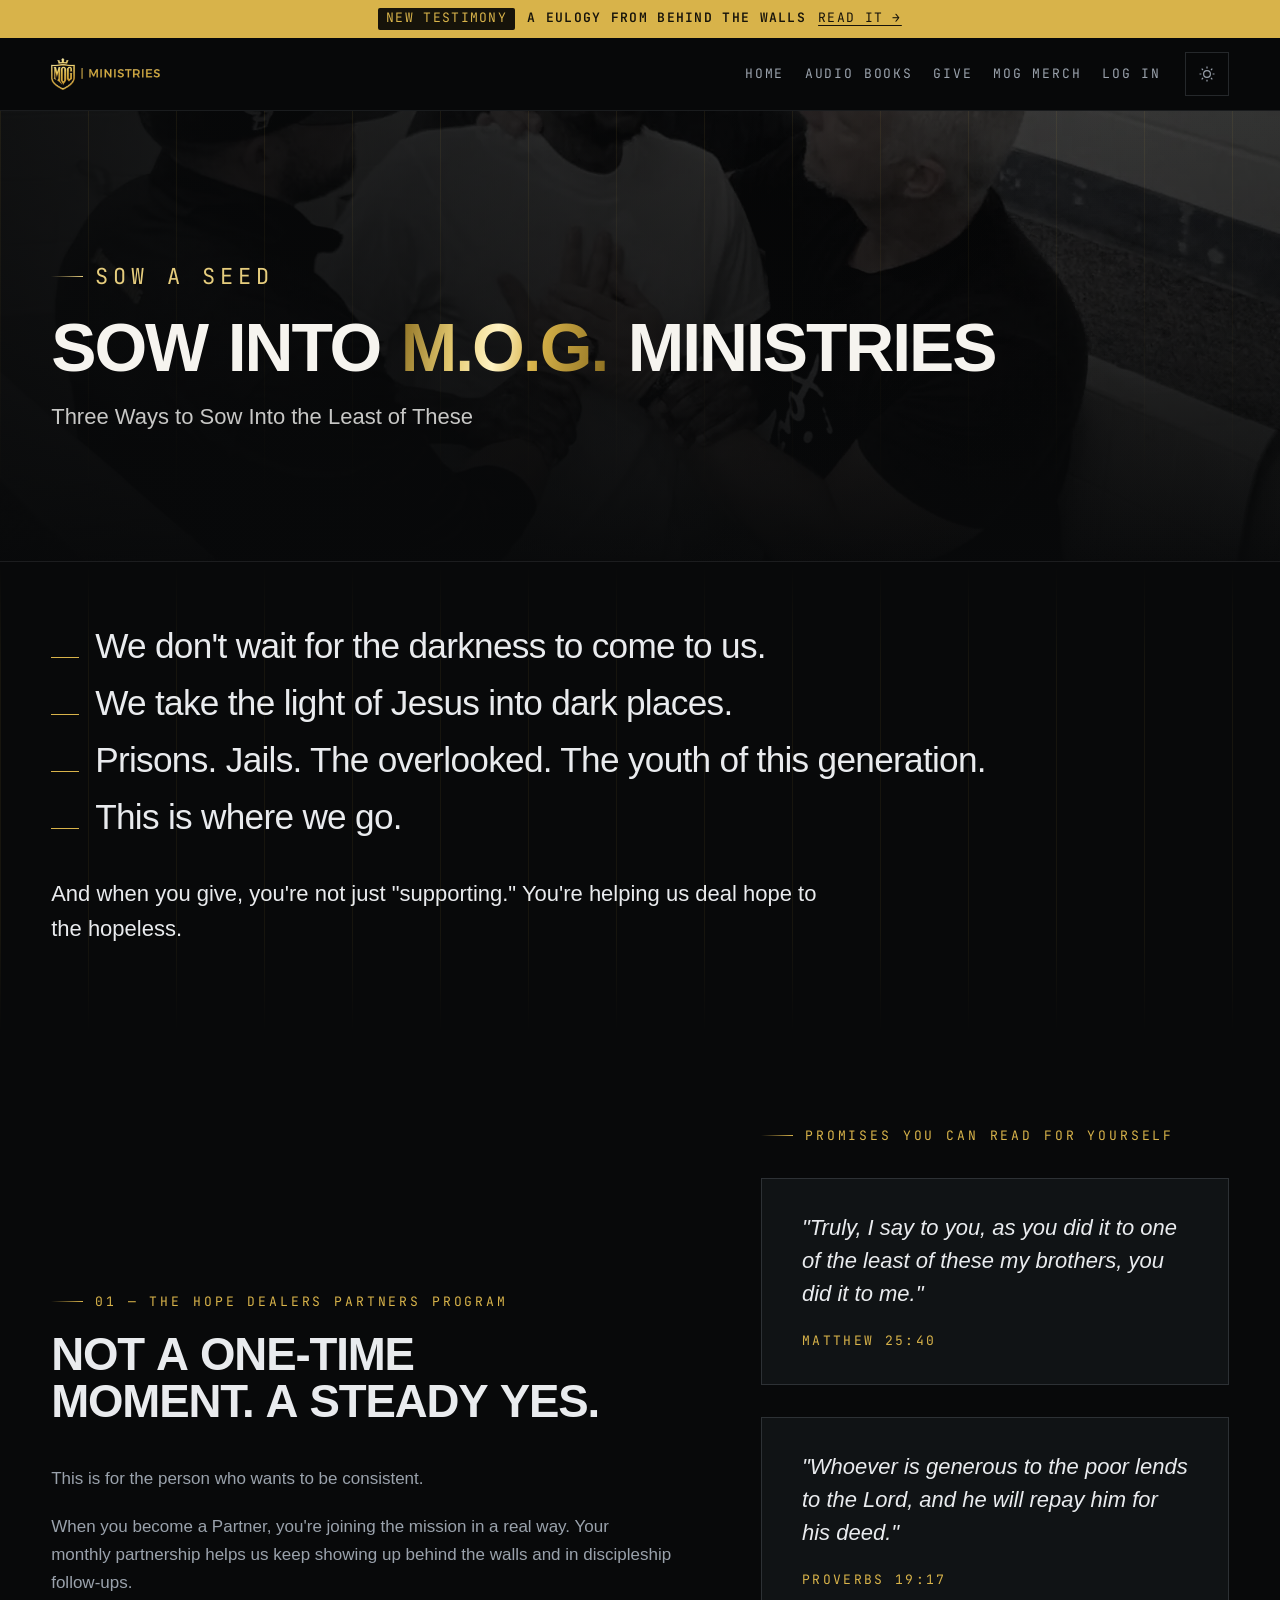
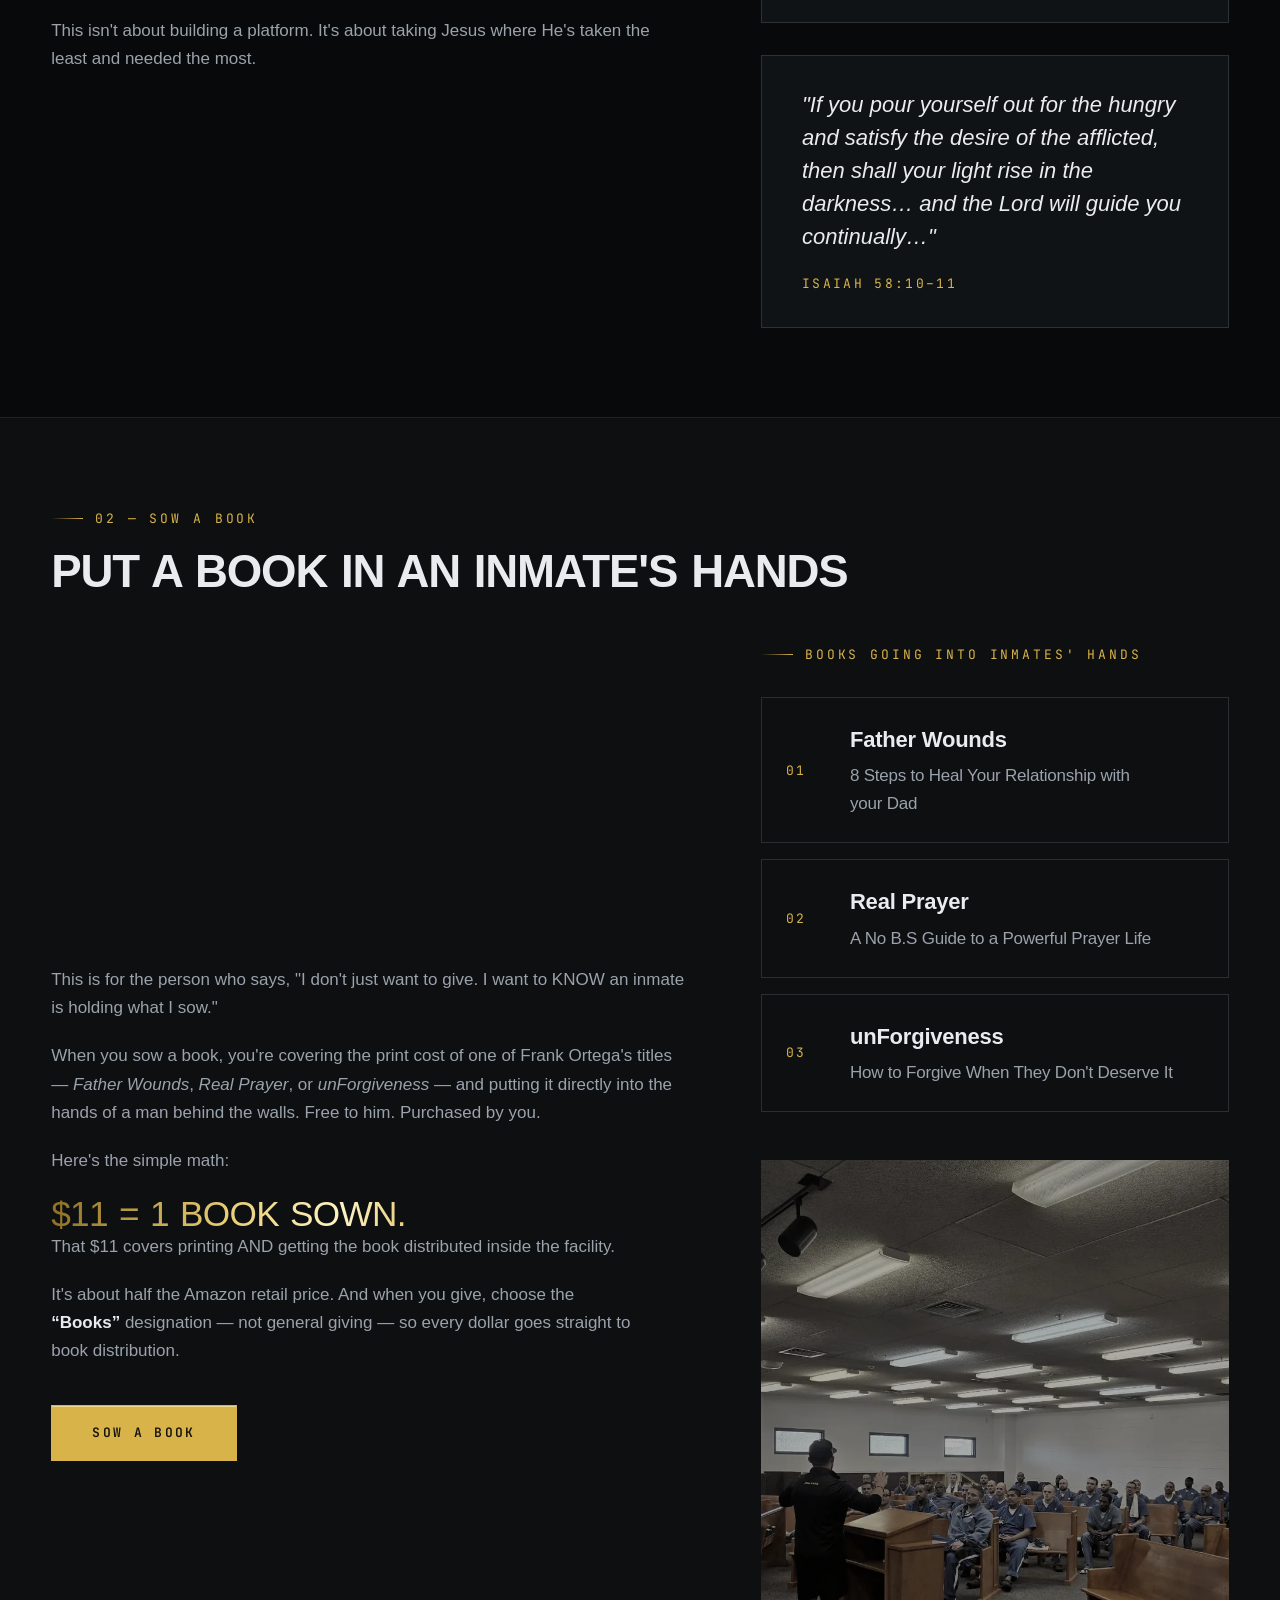
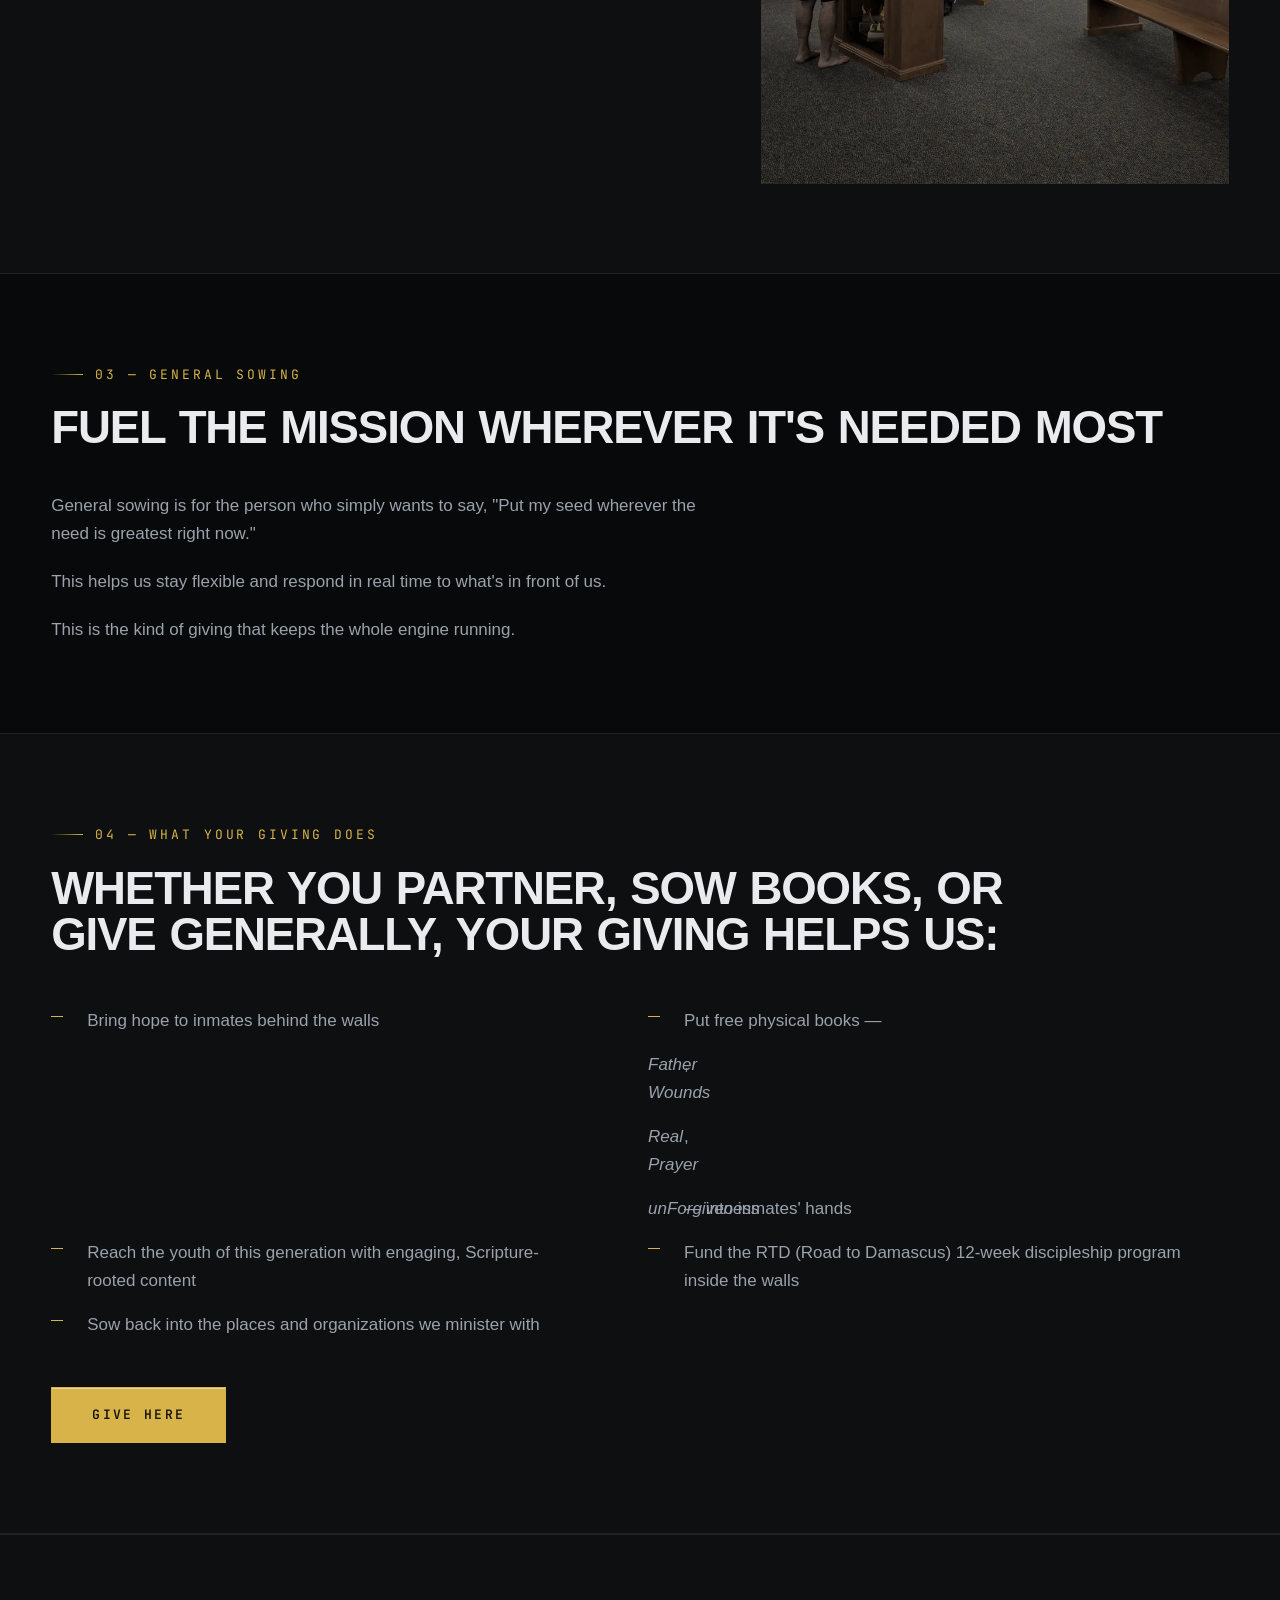
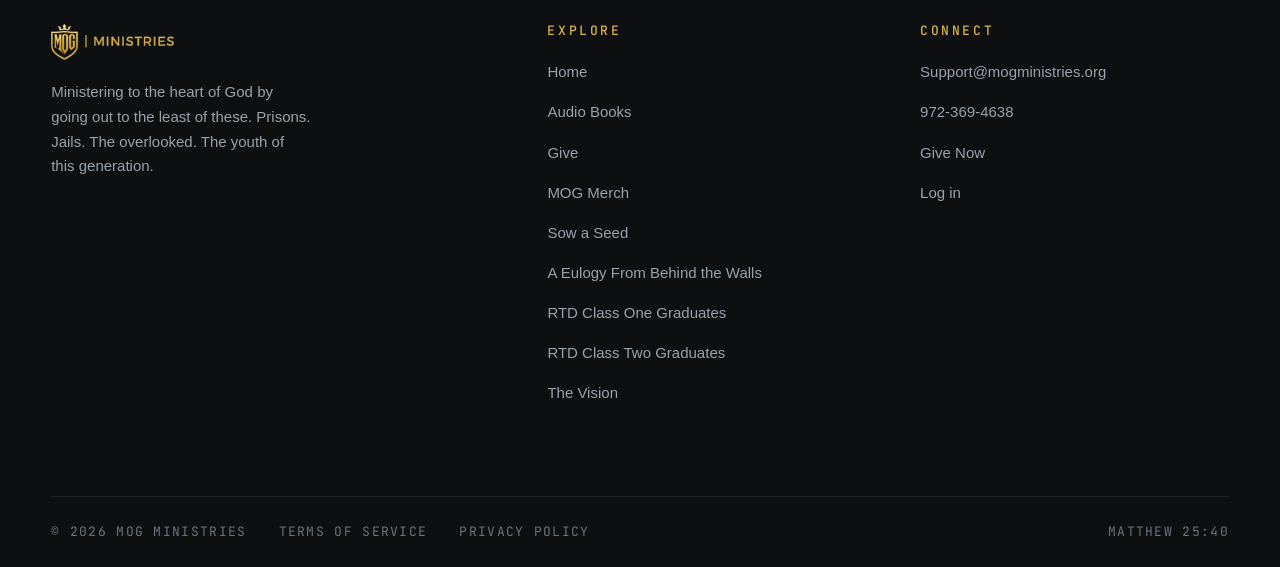
<file: sow.html>
<!doctype html>
<html lang="en" data-theme="dark">
  <head>
    <meta charset="utf-8" />
    <meta name="viewport" content="width=device-width, initial-scale=1" />
    <title>Sow a Seed | MOG Ministries</title>
    <meta name="description" content="Three ways to sow into the least of these: the Hope Dealers Partners Program, sowing books at $11 each, or general sowing." />
    <meta property="og:title" content="Sow a Seed | MOG Ministries" />
    <meta property="og:description" content="Three ways to sow into the least of these: the Hope Dealers Partners Program, sowing books at $11 each, or general sowing." />
    <meta property="og:image" content="./assets/img/yard-circle-1600.webp" />
    <meta property="og:type" content="website" />
    <link rel="icon" href="./assets/img/mog-shield.png" />
    <link rel="preconnect" href="https://api.fontshare.com" />
    <link rel="preconnect" href="https://fonts.googleapis.com" />
    <link rel="preconnect" href="https://fonts.gstatic.com" crossorigin />
    <link href="https://api.fontshare.com/v2/css?f[]=clash-display@500,600&f[]=satoshi@400,500,700&display=swap" rel="stylesheet" />
    <link href="https://fonts.googleapis.com/css2?family=JetBrains+Mono:wght@400;500;600&display=swap" rel="stylesheet" />
    <link rel="stylesheet" href="./base.css" />
    <link rel="stylesheet" href="./style.css" />
  </head>
  <body>
    <a class="skip-link" href="#main">Skip to content</a>

    <header class="site-header">
      <a class="topbar" href="./testimony.html">
        <span class="topbar__tag">New testimony</span>
        <span class="topbar__text">A Eulogy From Behind the Walls</span>
        <span class="topbar__cta">Read it &rarr;</span>
      </a>
      <div class="header-inner">
        <a class="brand" href="./index.html" aria-label="MOG Ministries — home">
          <img src="./assets/img/mog-logo.png" alt="MOG Ministries" width="1400" height="411" />
        </a>
        <nav class="nav" id="primary-nav" aria-label="Primary">
          <a href="./index.html">Home</a>
          <a href="./audio-books.html">Audio Books</a>
          <a href="./give.html">Give</a>
          <a href="./merch.html">MOG Merch</a>
          <a href="https://mog-ministries-518429.churchcenter.com/login" target="_blank" rel="noopener noreferrer">Log in</a>
        </nav>
        <div class="header-actions">
          <button class="icon-btn" type="button" data-theme-toggle aria-label="Switch colour theme"></button>
          <button class="icon-btn nav-toggle" type="button" data-nav-toggle aria-controls="primary-nav" aria-expanded="false" aria-label="Open menu"></button>
        </div>
      </div>
    </header>

    <main id="main">
      <section class="pagehead">
        <div class="pagehead__media">
          <img src="./assets/img/baptism-water-1600.webp" alt="Frank Ortega baptizing an inmate inside a prison chapel baptistry" width="1600" height="2133" fetchpriority="high" />
        </div>
        <div class="hero__bars" aria-hidden="true"></div>
        <div class="pagehead__inner">
          <p class="eyebrow">Sow a Seed</p>
          <h1>Sow into <span class="gold-text">M.O.G.</span> Ministries</h1>
          <p class="hero__sub">Three Ways to Sow Into the Least of These</p>
        </div>
      </section>

      <section class="section section--flush-top bars-motif">
        <div class="shell">
          <div class="stack-lines stack-lines--lg reveal" role="list">
            <p role="listitem">We don't wait for the darkness to come to us.</p>
            <p role="listitem">We take the light of Jesus into dark places.</p>
            <p role="listitem">Prisons. Jails. The overlooked. The youth of this generation.</p>
            <p role="listitem">This is where we go.</p>
          </div>
          <p class="lede mt-10 reveal">
            And when you give, you're not just "supporting." You're helping us deal hope to the
            hopeless.
          </p>
        </div>
      </section>

      <section class="section" aria-labelledby="sow1-title">
        <div class="shell">
          <div class="split split--wide-left">
            <div>
              <p class="eyebrow">01 — The Hope Dealers Partners Program</p>
              <h2 class="h-section reveal" id="sow1-title">Not a one-time moment. A steady yes.</h2>
              <div class="prose mt-10 reveal">
                <p>This is for the person who wants to be consistent.</p>
                <p>
                  When you become a Partner, you're joining the mission in a real way. Your monthly
                  partnership helps us keep showing up behind the walls and in discipleship
                  follow-ups.
                </p>
                <p>
                  This isn't about building a platform. It's about taking Jesus where He's taken the
                  least and needed the most.
                </p>
              </div>
              <div class="btn-row mt-10 reveal">
                <a class="btn btn--gold" href="./give.html">Join Partners Program</a>
              </div>
            </div>
            <div class="reveal">
              <p class="eyebrow">Promises you can read for yourself</p>
              <div class="stack-8 mt-8">
                <blockquote class="scripture">
                  <p>
                    "Truly, I say to you, as you did it to one of the least of these my brothers, you
                    did it to me."
                  </p>
                  <cite>Matthew 25:40</cite>
                </blockquote>
                <blockquote class="scripture">
                  <p>
                    "Whoever is generous to the poor lends to the Lord, and he will repay him for his
                    deed."
                  </p>
                  <cite>Proverbs 19:17</cite>
                </blockquote>
                <blockquote class="scripture">
                  <p>
                    "If you pour yourself out for the hungry and satisfy the desire of the afflicted,
                    then shall your light rise in the darkness… and the Lord will guide you
                    continually…"
                  </p>
                  <cite>Isaiah 58:10–11</cite>
                </blockquote>
              </div>
            </div>
          </div>
        </div>
      </section>

      <section class="section section--panel" aria-labelledby="sow2-title">
        <div class="shell">
          <p class="eyebrow">02 — Sow a Book</p>
          <h2 class="h-section reveal" id="sow2-title">Put a book in an inmate's hands</h2>
          <div class="split split--wide-left mt-12">
            <div class="prose reveal">
              <p>
                This is for the person who says, "I don't just want to give. I want to KNOW an inmate
                is holding what I sow."
              </p>
              <p>
                When you sow a book, you're covering the print cost of one of Frank Ortega's titles —
                <em>Father Wounds</em>, <em>Real Prayer</em>, or <em>unForgiveness</em> — and putting
                it directly into the hands of a man behind the walls. Free to him. Purchased by you.
              </p>
              <p>Here's the simple math:</p>
              <div class="bigline"><p class="gold-text">$11 = 1 book sown.</p></div>
              <p>That $11 covers printing AND getting the book distributed inside the facility.</p>
              <p>
                It's about half the Amazon retail price. And when you give, choose the
                <strong>“Books”</strong> designation — not general giving — so every dollar goes
                straight to book distribution.
              </p>
              <div class="btn-row mt-10">
                <a class="btn btn--gold btn--lg" href="https://mog-ministries-518429.churchcenter.com/giving/to/books" target="_blank" rel="noopener noreferrer">Sow a Book</a>
              </div>
            </div>
            <div class="reveal">
              <p class="eyebrow">Books going into inmates' hands</p>
              <ol class="book-list mt-8" role="list">
                <li class="book-row">
                  <span class="book-row__no">01</span>
                  <a class="book-row__title" href="https://www.amazon.com/Father-Wounds-Steps-Heal-Relationship/dp/B0DWRJ88T7/" target="_blank" rel="noopener noreferrer">
                    Father Wounds <span>8 Steps to Heal Your Relationship with your Dad</span>
                  </a>
                </li>
                <li class="book-row">
                  <span class="book-row__no">02</span>
                  <a class="book-row__title" href="https://www.amazon.com/Real-Prayer-B-S-Guide-Powerful/dp/B0FHQPR7SX/" target="_blank" rel="noopener noreferrer">
                    Real Prayer <span>A No B.S Guide to a Powerful Prayer Life</span>
                  </a>
                </li>
                <li class="book-row">
                  <span class="book-row__no">03</span>
                  <a class="book-row__title" href="https://www.amazon.com/unForgiveness-Forgive-When-They-Deserve/dp/B0FV3M7MX8/" target="_blank" rel="noopener noreferrer">
                    unForgiveness <span>How to Forgive When They Don't Deserve It</span>
                  </a>
                </li>
              </ol>
              <figure class="mt-12">
                <img
                  src="./assets/img/chapel-teaching-800.webp"
                  srcset="./assets/img/chapel-teaching-800.webp 800w, ./assets/img/chapel-teaching-1600.webp 1600w"
                  sizes="(max-width: 900px) 100vw, 40vw"
                  alt="Frank Ortega teaching from a pulpit inside a Florida prison chapel filled with inmates in blue uniforms"
                  width="800"
                  height="1066"
                  loading="lazy"
                  decoding="async"
                />
              </figure>
            </div>
          </div>
        </div>
      </section>

      <section class="section" aria-labelledby="sow3-title">
        <div class="shell">
          <p class="eyebrow">03 — General Sowing</p>
          <h2 class="h-section reveal" id="sow3-title">Fuel the mission wherever it's needed most</h2>
          <div class="prose mt-10 reveal">
            <p>
              General sowing is for the person who simply wants to say, "Put my seed wherever the
              need is greatest right now."
            </p>
            <p>This helps us stay flexible and respond in real time to what's in front of us.</p>
            <p>This is the kind of giving that keeps the whole engine running.</p>
          </div>
        </div>
      </section>

      <section class="section section--panel" aria-labelledby="sowdoes-title">
        <div class="shell">
          <p class="eyebrow">04 — What your giving does</p>
          <h2 class="h-section reveal" id="sowdoes-title">
            Whether you partner, sow books, or give generally, your giving helps us:
          </h2>
          <ul class="checklist mt-12 grid grid--2" role="list">
            <li class="reveal">Bring hope to inmates behind the walls</li>
            <li class="reveal">Put free physical books — <em>Father Wounds</em>, <em>Real Prayer</em>, <em>unForgiveness</em> — into inmates' hands</li>
            <li class="reveal">Reach the youth of this generation with engaging, Scripture-rooted content</li>
            <li class="reveal">Fund the RTD (Road to Damascus) 12-week discipleship program inside the walls</li>
            <li class="reveal">Sow back into the places and organizations we minister with</li>
          </ul>
          <div class="btn-row mt-12 reveal">
            <a class="btn btn--gold btn--lg" href="https://mog-ministries-518429.churchcenter.com/giving" target="_blank" rel="noopener noreferrer">Give Here</a>
          </div>
        </div>
      </section>
    </main>

    <footer class="site-footer">
      <div class="shell">
        <div class="footer-top">
          <div class="footer-brand">
            <img src="./assets/img/mog-logo.png" alt="MOG Ministries" width="1400" height="411" />
            <p>
              Ministering to the heart of God by going out to the least of these. Prisons. Jails.
              The overlooked. The youth of this generation.
            </p>
          </div>
          <div class="footer-col">
            <h2>Explore</h2>
            <ul role="list">
              <li><a href="./index.html">Home</a></li>
              <li><a href="./audio-books.html">Audio Books</a></li>
              <li><a href="./give.html">Give</a></li>
              <li><a href="./merch.html">MOG Merch</a></li>
              <li><a href="./sow.html">Sow a Seed</a></li>
              <li><a href="./testimony.html">A Eulogy From Behind the Walls</a></li>
              <li><a href="./class-one.html">RTD Class One Graduates</a></li>
              <li><a href="./class-two.html">RTD Class Two Graduates</a></li>
              <li><a href="./vision.html">The Vision</a></li>
            </ul>
          </div>
          <div class="footer-col">
            <h2>Connect</h2>
            <ul role="list">
              <li><a href="mailto:Support@mogministries.org">Support@mogministries.org</a></li>
              <li><a href="tel:9723694638">972-369-4638</a></li>
              <li><a href="https://mog-ministries-518429.churchcenter.com/giving" target="_blank" rel="noopener noreferrer">Give Now</a></li>
              <li><a href="https://mog-ministries-518429.churchcenter.com/login" target="_blank" rel="noopener noreferrer">Log in</a></li>
            </ul>
          </div>
        </div>
        <div class="footer-bottom">
          <span>© 2026 MOG Ministries</span>
          <a href="https://planning.center/terms/" target="_blank" rel="noopener noreferrer">Terms of Service</a>
          <a href="https://planning.center/privacy/" target="_blank" rel="noopener noreferrer">Privacy Policy</a>
          <span class="spacer">Matthew 25:40</span>
        </div>
      </div>
    </footer>

    <script src="./app.js" defer></script>
  </body>
</html>
</file>
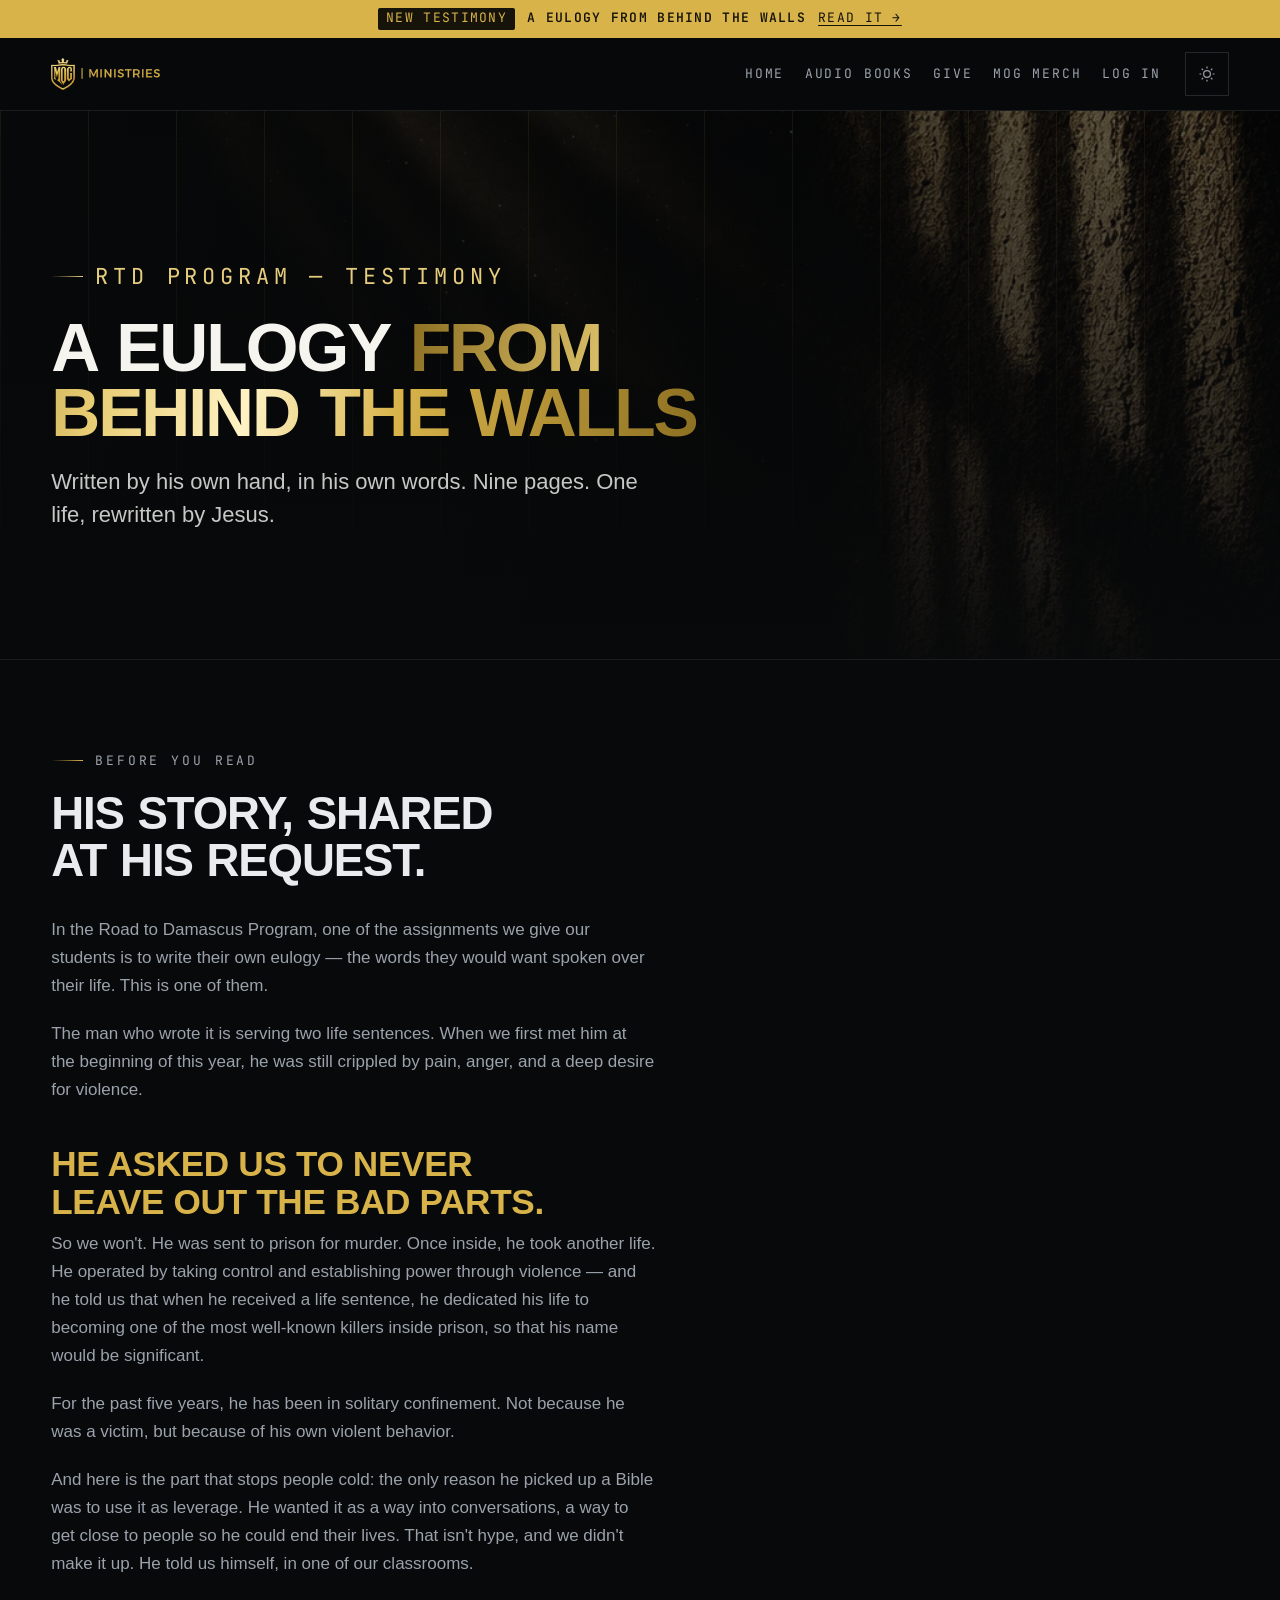
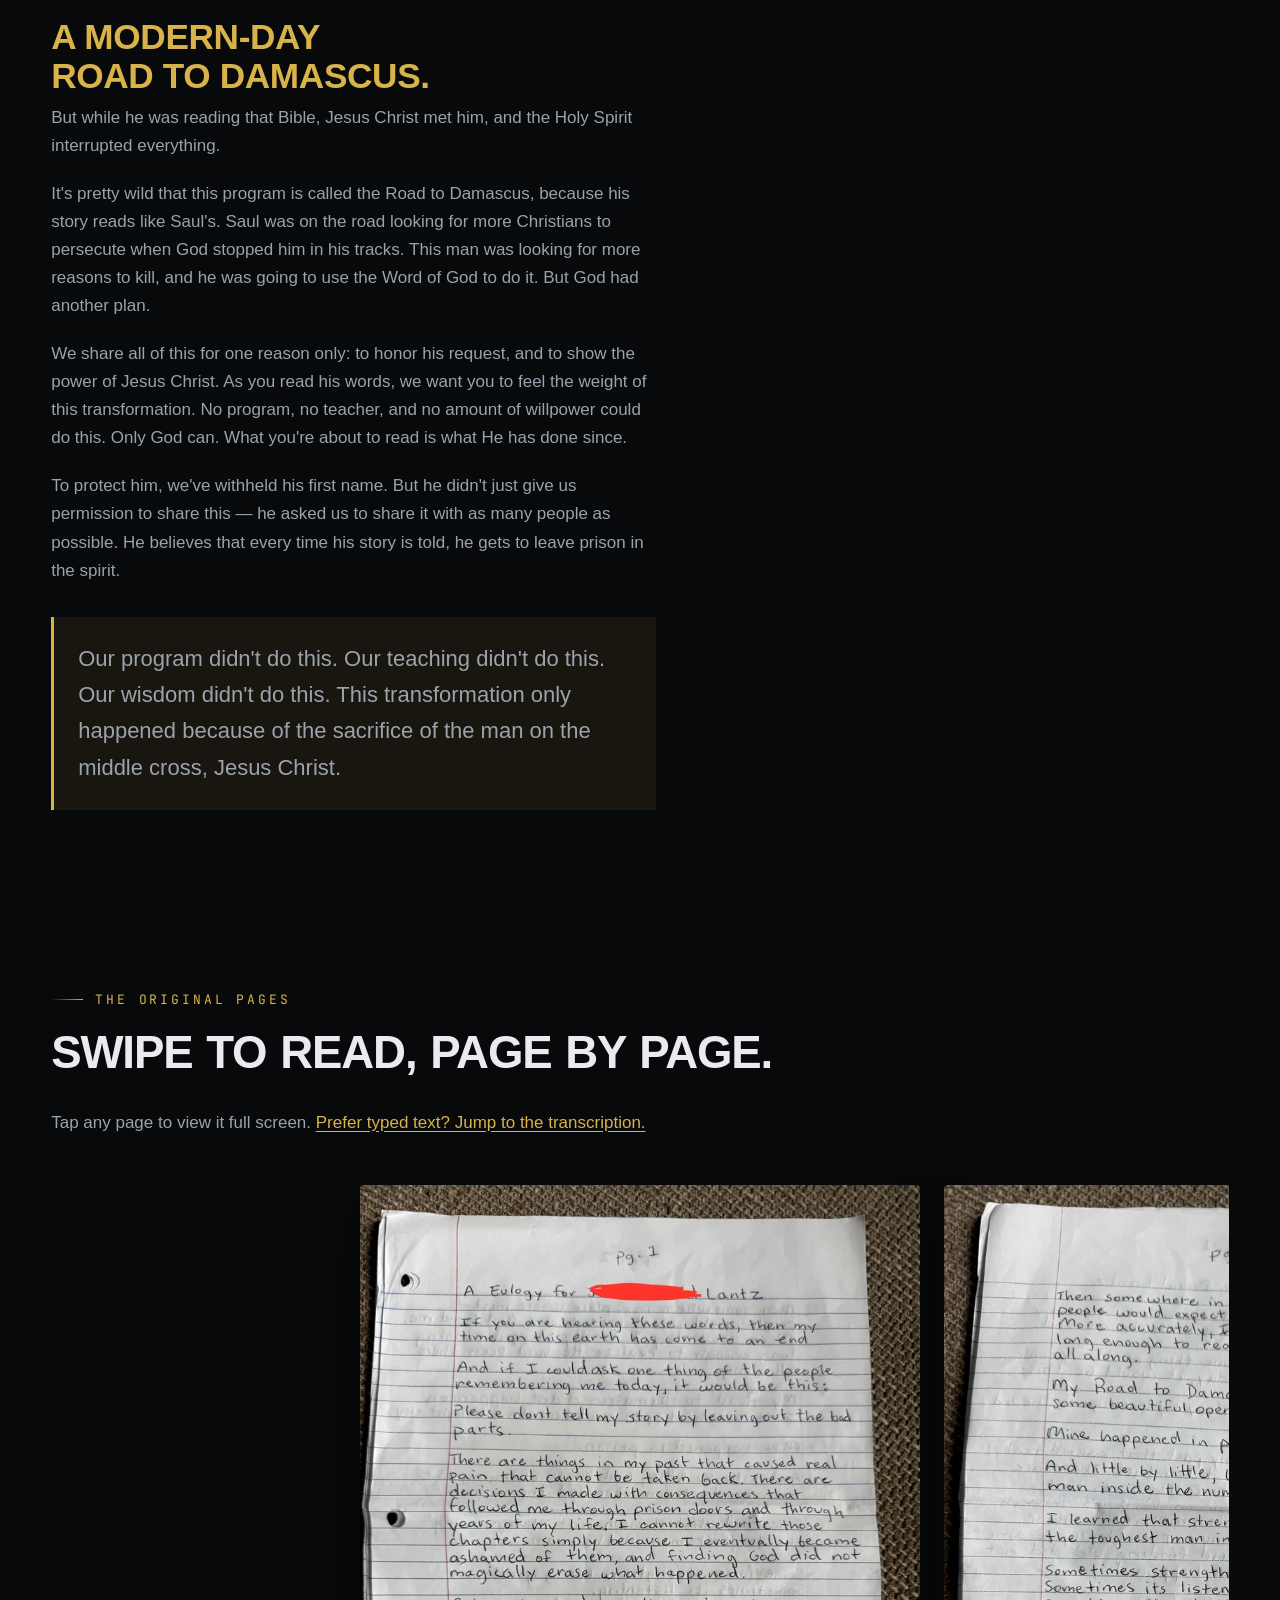
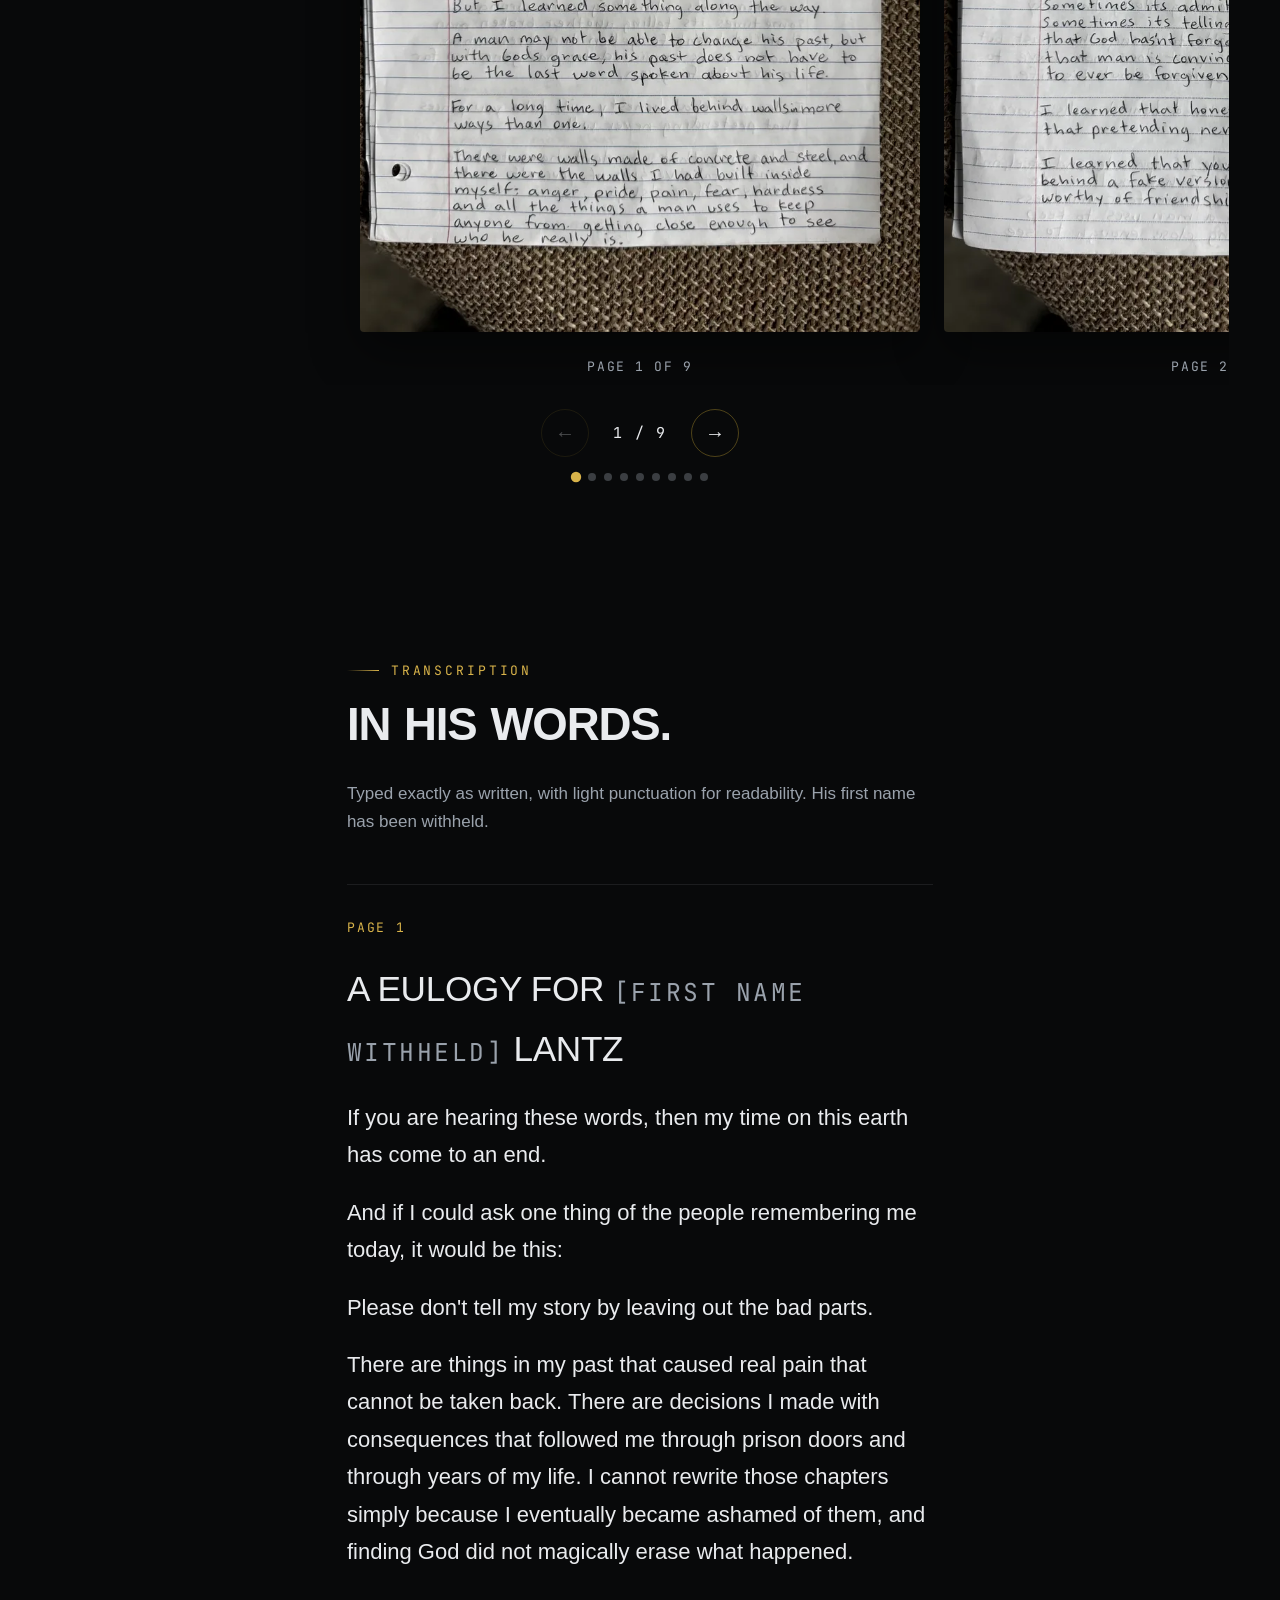
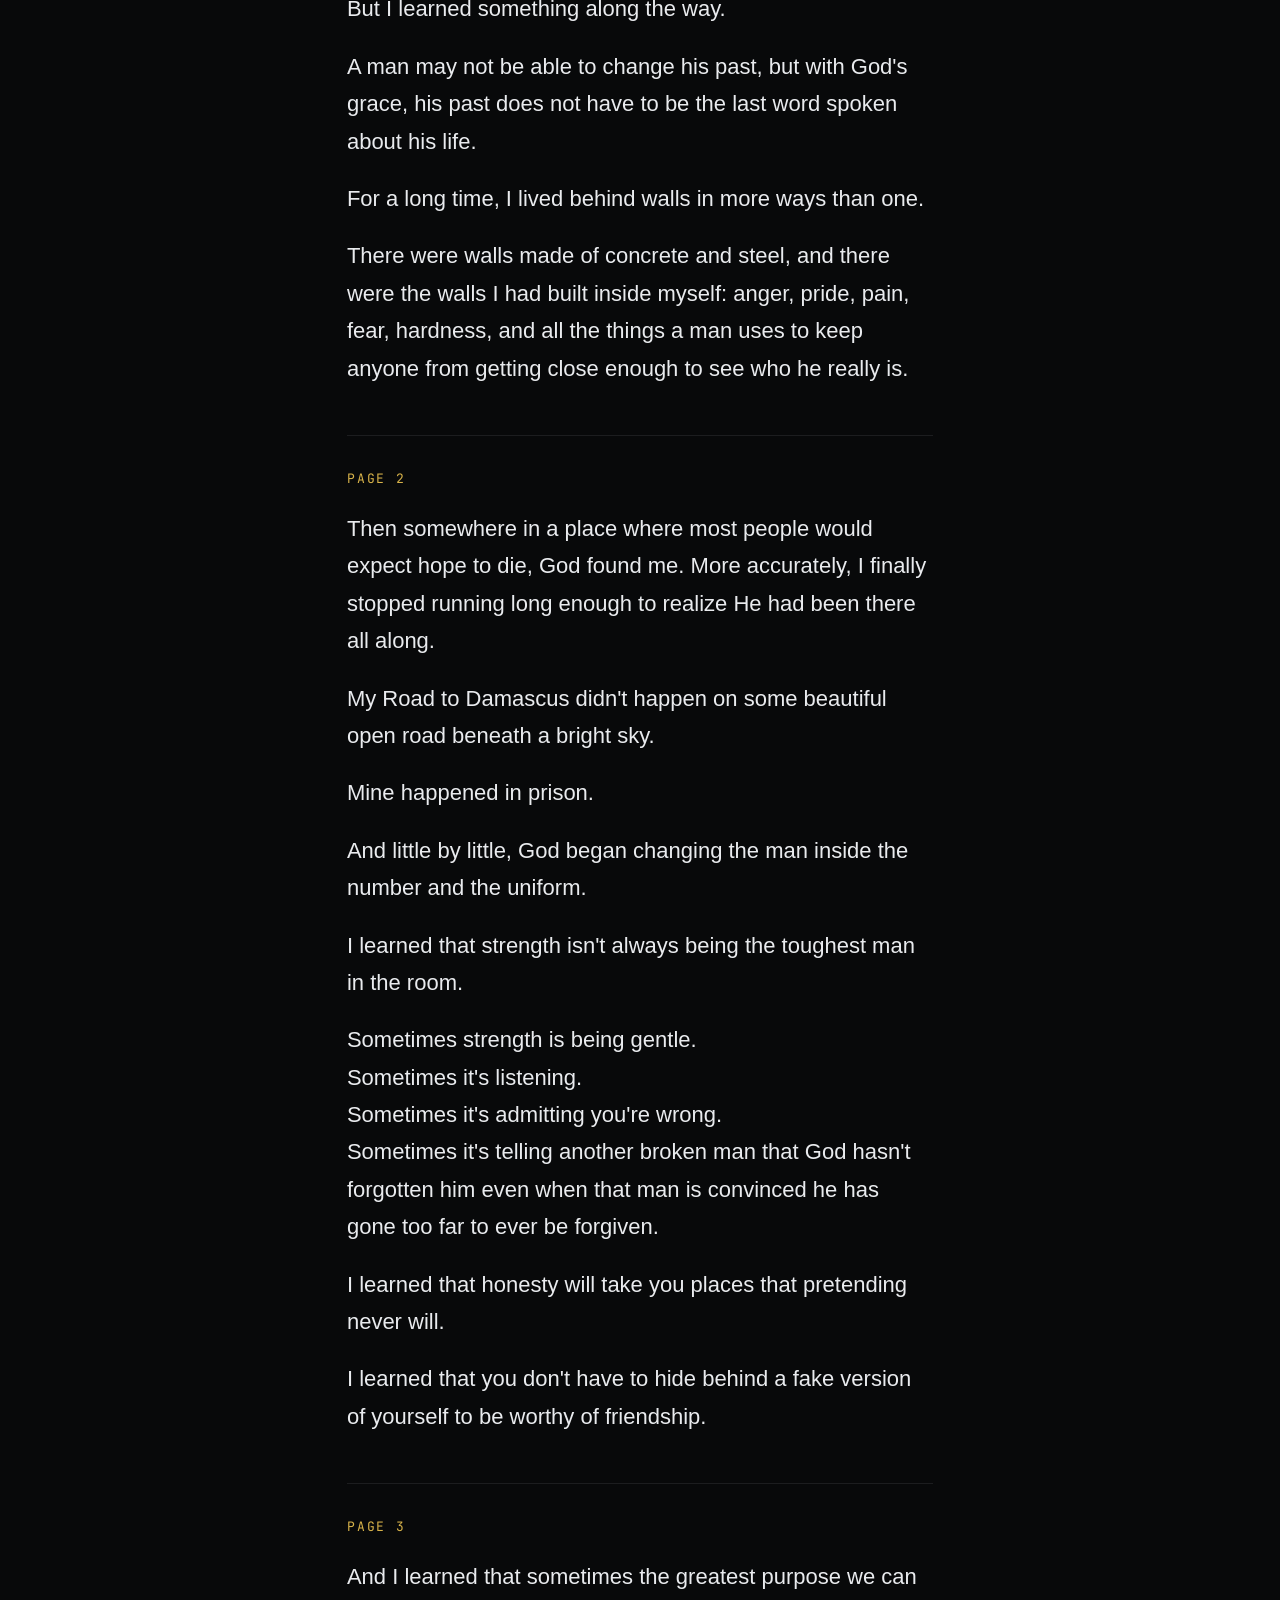
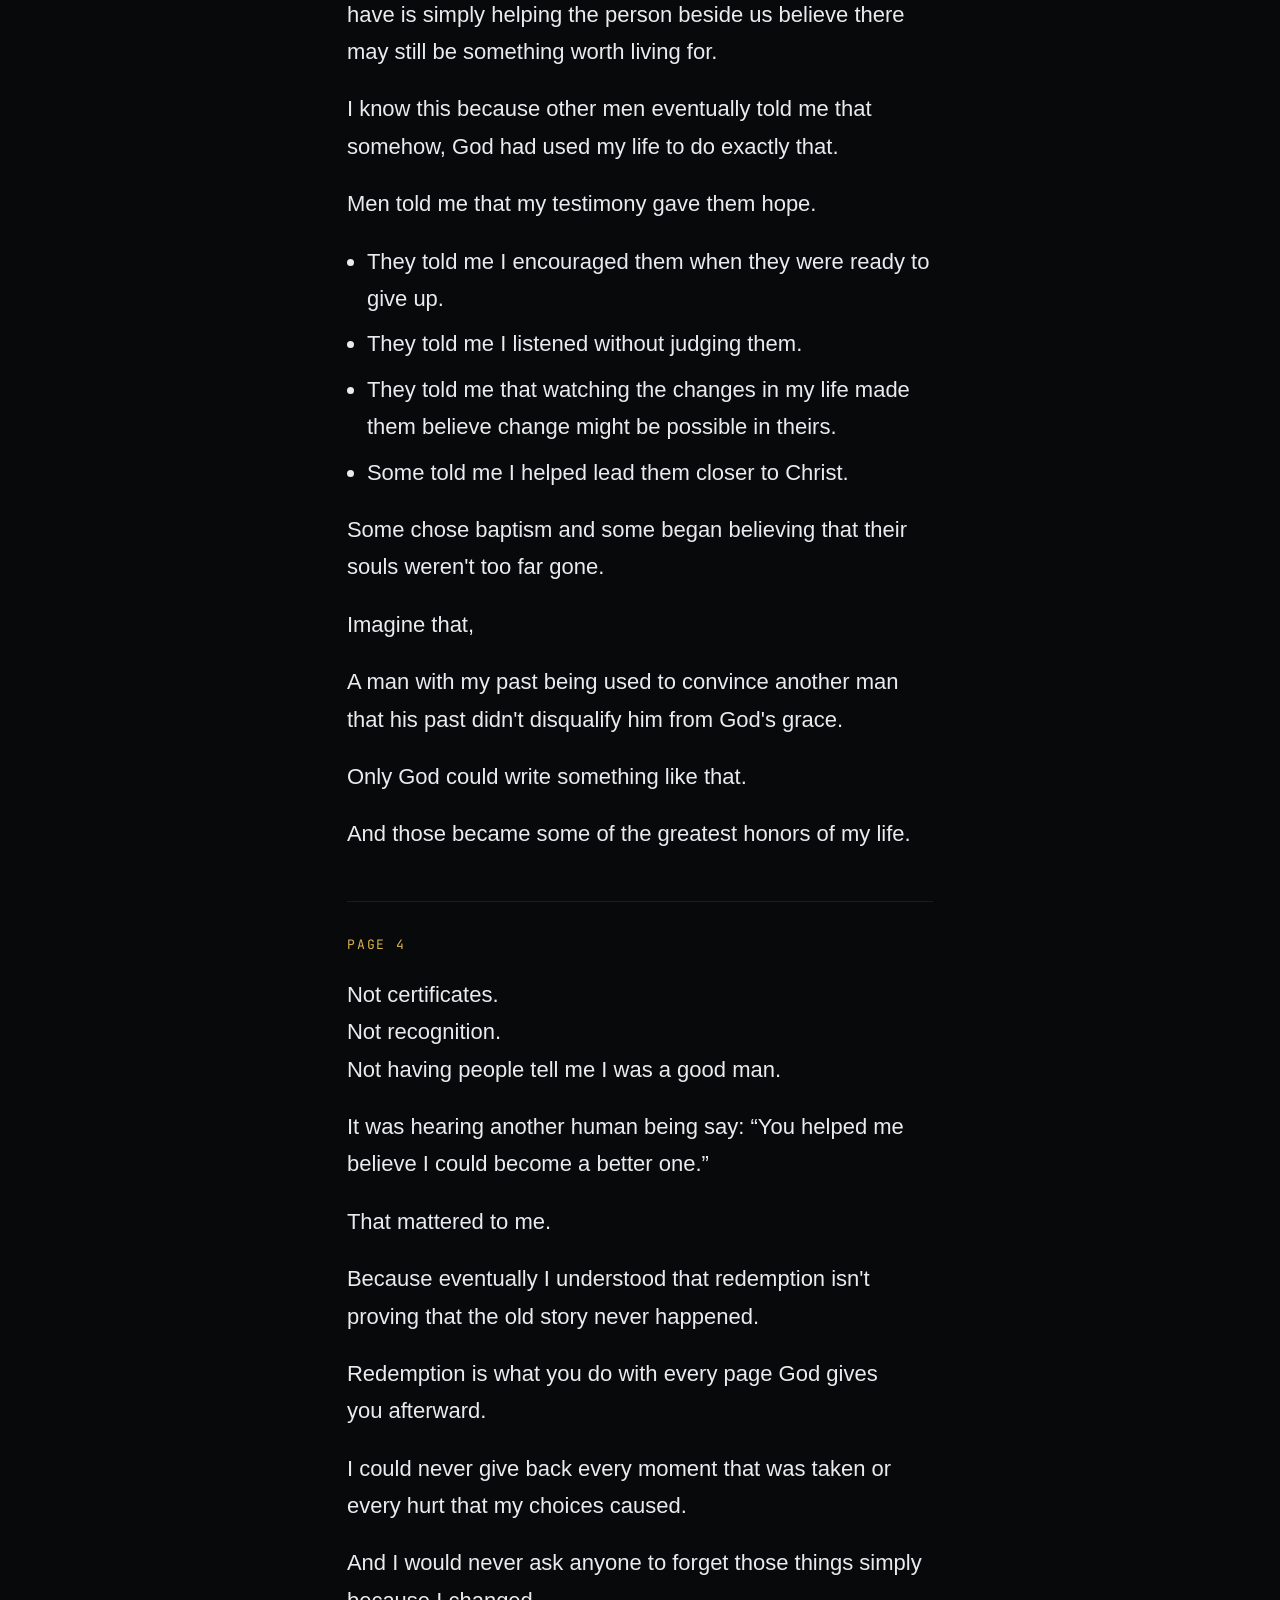
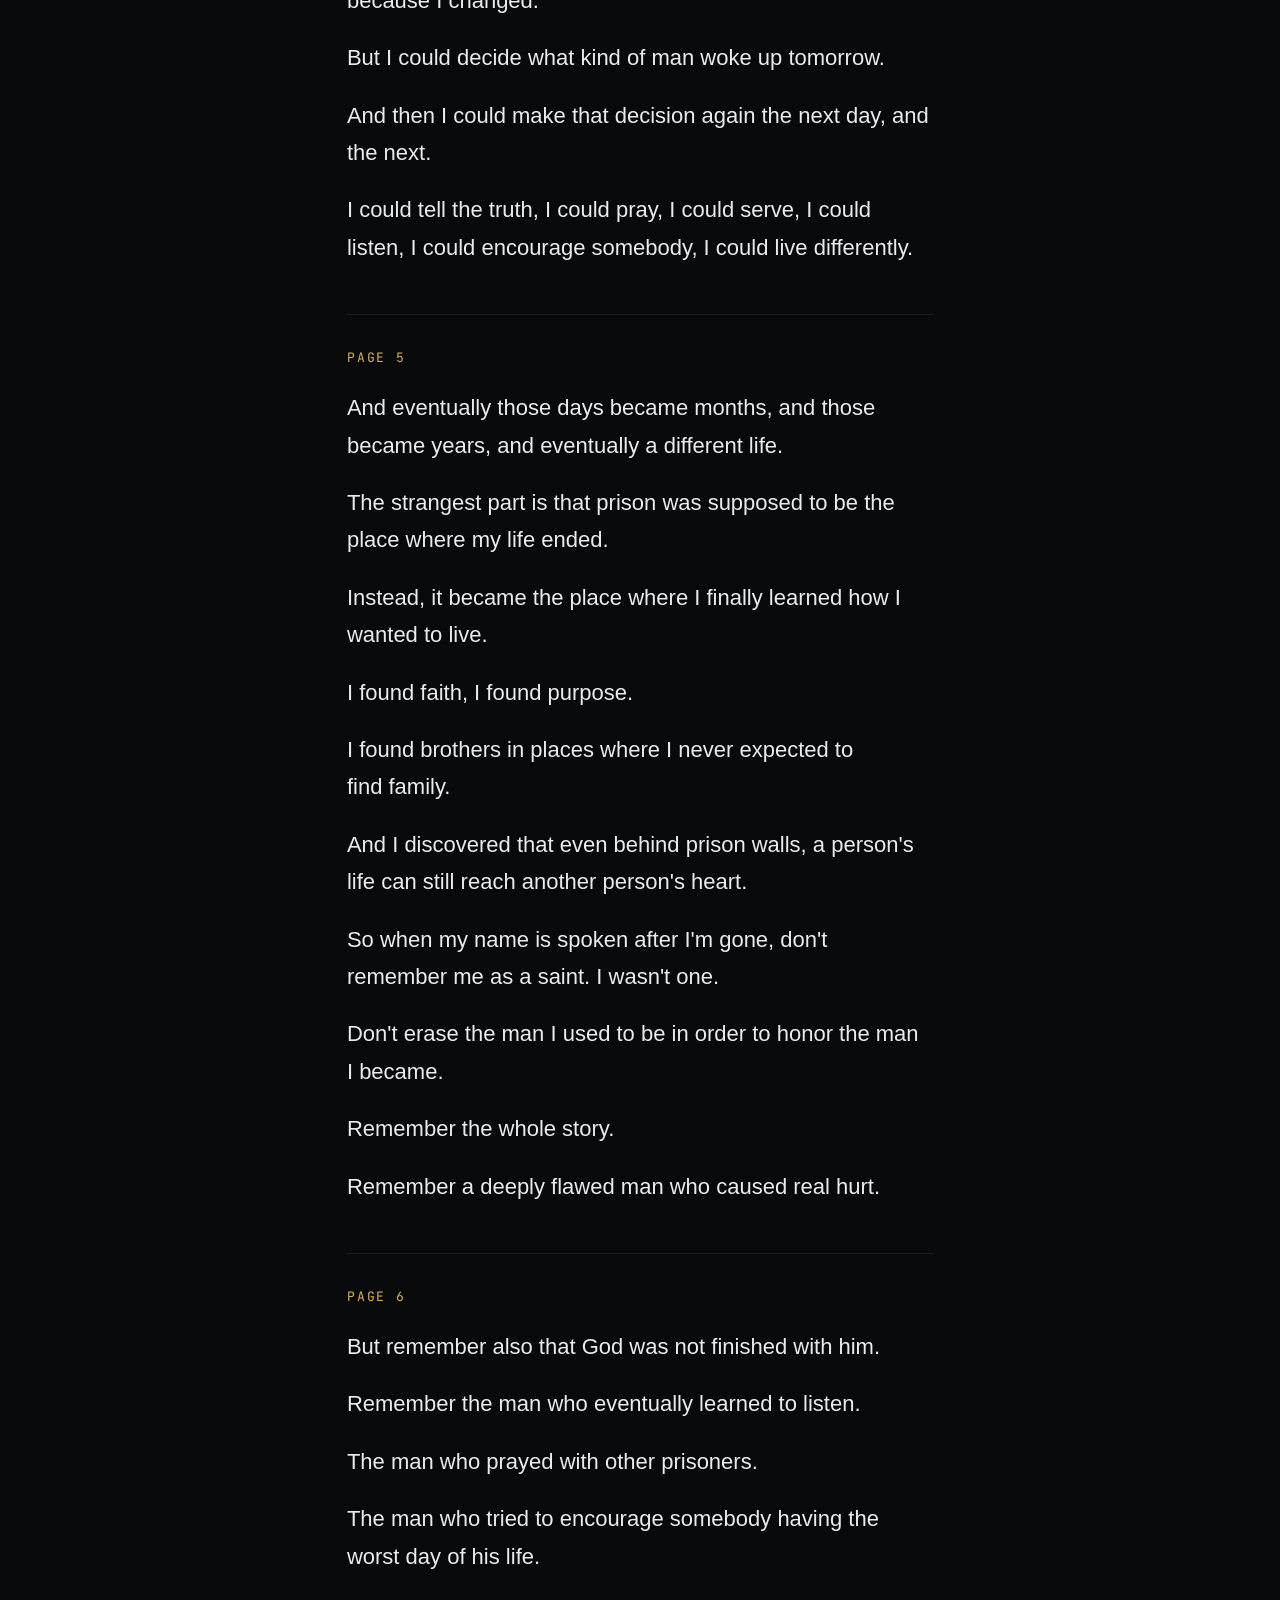
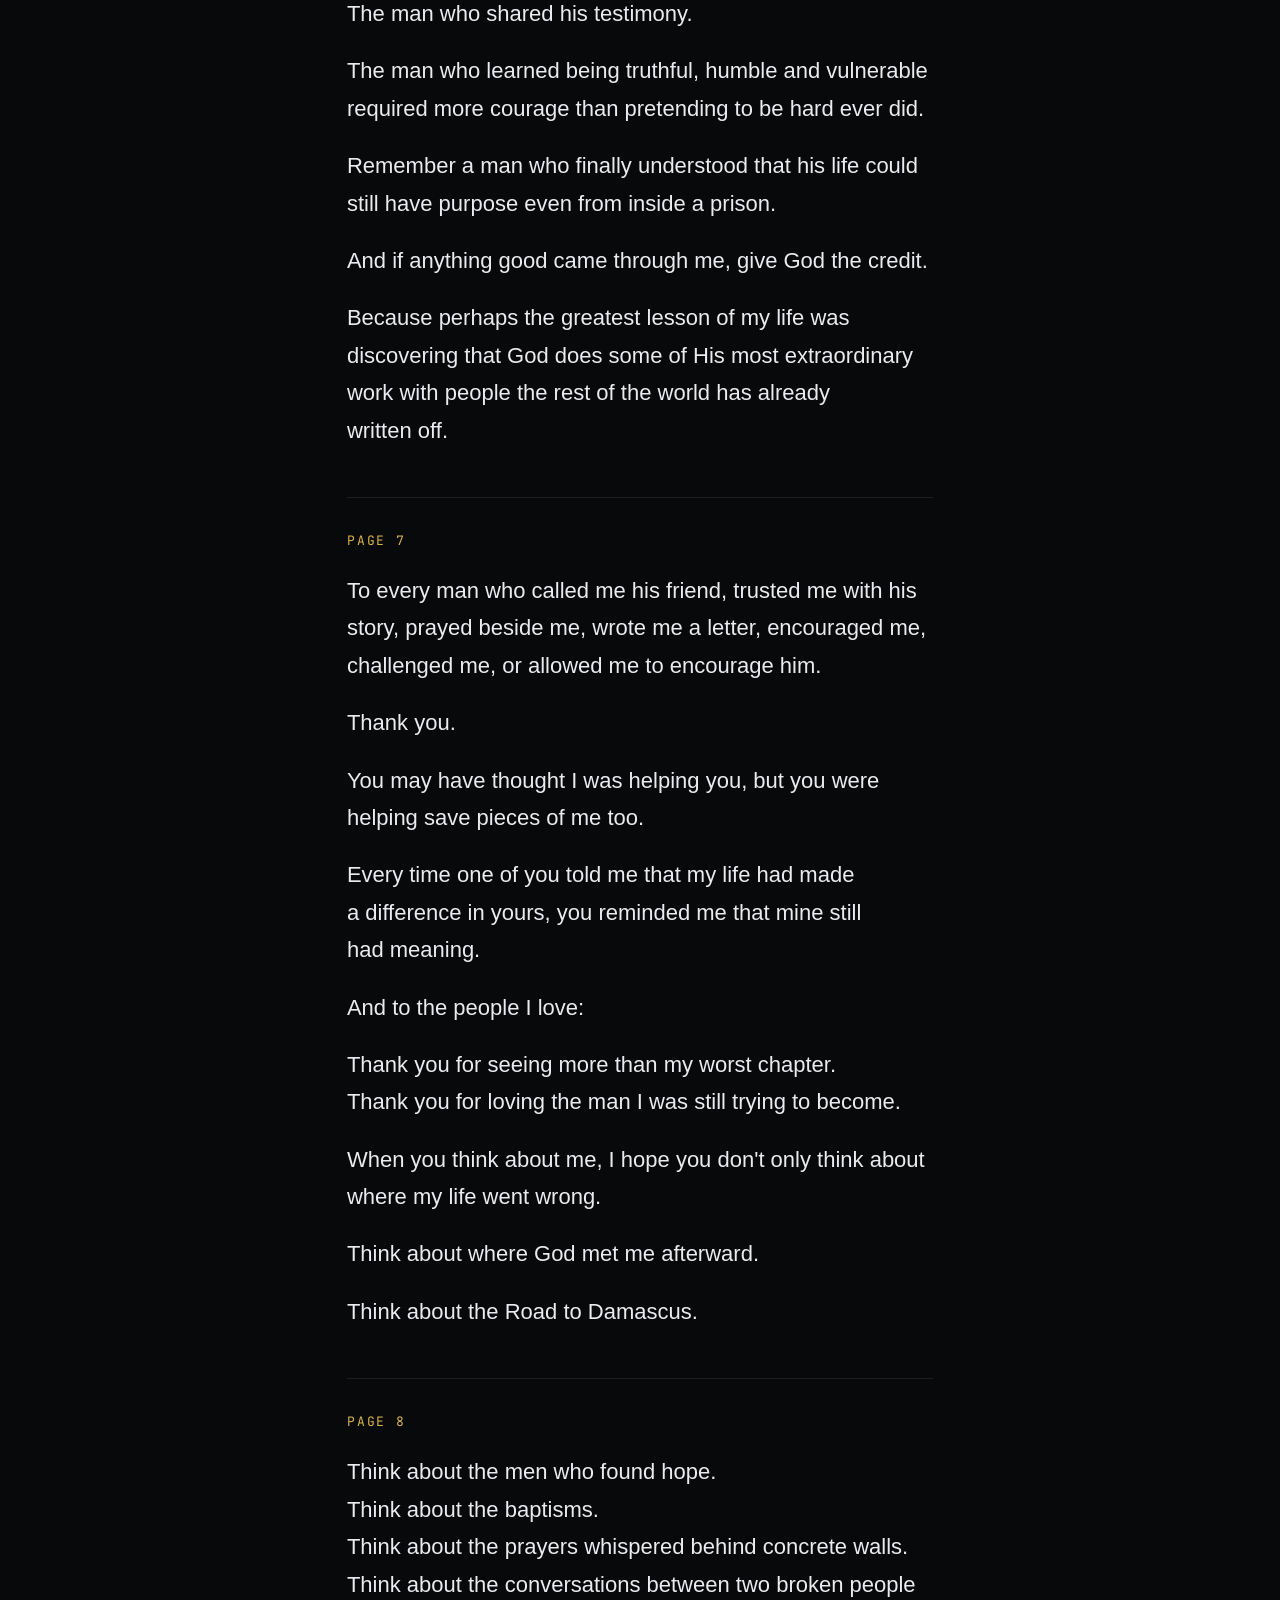
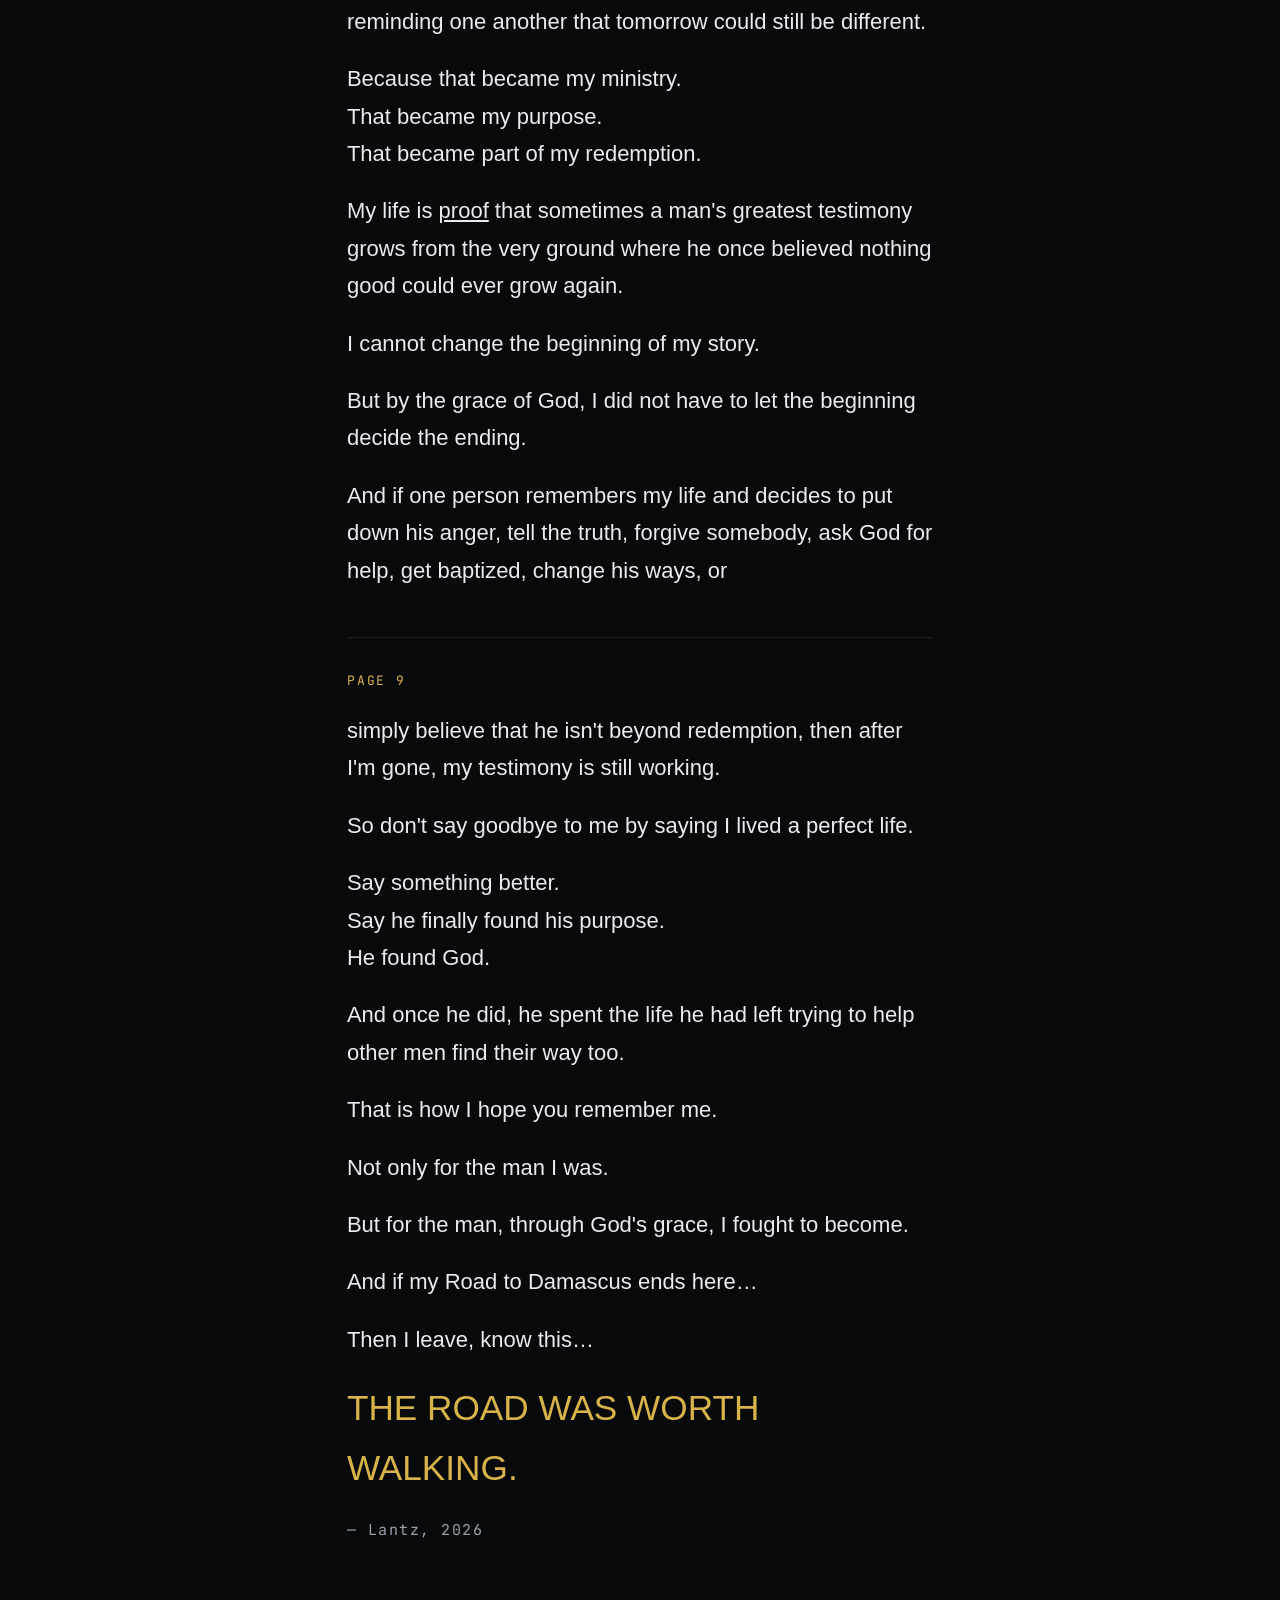
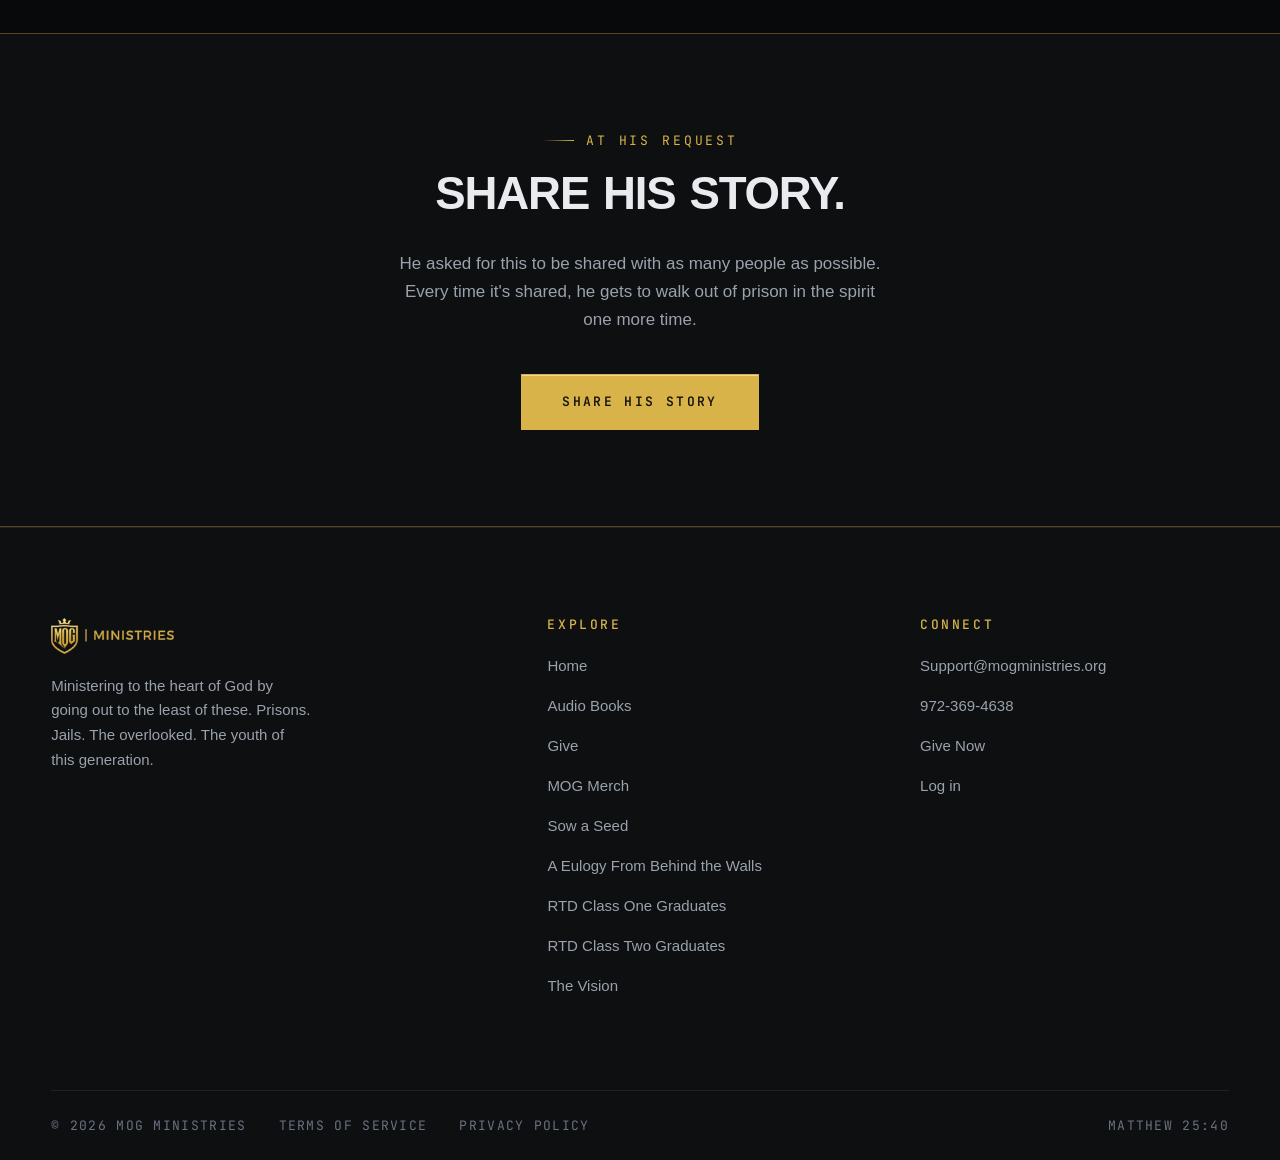
<file: testimony.html>
<!doctype html>
<html lang="en" data-theme="dark">
  <head>
    <meta charset="utf-8" />
    <meta name="viewport" content="width=device-width, initial-scale=1" />
    <title>A Eulogy From Behind the Walls | MOG Ministries</title>
    <meta name="description" content="A handwritten eulogy by an RTD Program student serving two life sentences. His testimony of what Jesus has done, shared at his request." />
    <meta property="og:title" content="A Eulogy From Behind the Walls | MOG Ministries" />
    <meta property="og:description" content="A handwritten eulogy by an RTD Program student serving two life sentences. His testimony of what Jesus has done, shared at his request." />
    <meta property="og:image" content="./assets/img/eulogy/page-1-1400.webp" />
    <meta property="og:type" content="website" />
    <link rel="icon" href="./assets/img/mog-shield.png" />
    <link rel="preconnect" href="https://api.fontshare.com" />
    <link rel="preconnect" href="https://fonts.googleapis.com" />
    <link rel="preconnect" href="https://fonts.gstatic.com" crossorigin />
    <link href="https://api.fontshare.com/v2/css?f[]=clash-display@500,600&f[]=satoshi@400,500,700&display=swap" rel="stylesheet" />
    <link href="https://fonts.googleapis.com/css2?family=JetBrains+Mono:wght@400;500;600&display=swap" rel="stylesheet" />
    <link rel="stylesheet" href="./base.css" />
    <link rel="stylesheet" href="./style.css" />
  </head>
  <body>
    <a class="skip-link" href="#main">Skip to content</a>

    <header class="site-header">
      <a class="topbar" href="./testimony.html">
        <span class="topbar__tag">New testimony</span>
        <span class="topbar__text">A Eulogy From Behind the Walls</span>
        <span class="topbar__cta">Read it &rarr;</span>
      </a>
      <div class="header-inner">
        <a class="brand" href="./index.html" aria-label="MOG Ministries — home">
          <img src="./assets/img/mog-logo.png" alt="MOG Ministries" width="1400" height="411" />
        </a>
        <nav class="nav" id="primary-nav" aria-label="Primary">
          <a href="./index.html">Home</a>
          <a href="./audio-books.html">Audio Books</a>
          <a href="./give.html">Give</a>
          <a href="./merch.html">MOG Merch</a>
          <a href="https://mog-ministries-518429.churchcenter.com/login" target="_blank" rel="noopener noreferrer">Log in</a>
        </nav>
        <div class="header-actions">
          <button class="icon-btn" type="button" data-theme-toggle aria-label="Switch colour theme"></button>
          <button class="icon-btn nav-toggle" type="button" data-nav-toggle aria-controls="primary-nav" aria-expanded="false" aria-label="Open menu"></button>
        </div>
      </div>
    </header>

    <main id="main">
      <section class="pagehead">
        <div class="pagehead__media">
          <img src="./assets/img/tex-bars.webp" alt="Gold light falling through the bars of a cell window onto a concrete wall" width="1024" height="1536" fetchpriority="high" />
        </div>
        <div class="hero__bars" aria-hidden="true"></div>
        <div class="pagehead__inner">
          <p class="eyebrow">RTD Program &mdash; Testimony</p>
          <h1>A Eulogy <span class="gold-text">From Behind the Walls</span></h1>
          <p class="hero__sub">Written by his own hand, in his own words. Nine pages. One life, rewritten by Jesus.</p>
        </div>
      </section>

      <section class="section" aria-labelledby="ctx-title">
        <div class="shell">
          <div class="prose eul-context">
            <p class="eyebrow">Before you read</p>
            <h2 class="h-section" id="ctx-title">His story, shared at his request.</h2>
            <p>In the Road to Damascus Program, one of the assignments we give our students is to write their own eulogy &mdash; the words they would want spoken over their life. This is one of them.</p>
            <p>The man who wrote it is serving two life sentences. When we first met him at the beginning of this year, he was still crippled by pain, anger, and a deep desire for violence.</p>
            <h3 class="eul-sub">He asked us to never leave out the bad parts.</h3>
            <p>So we won't. He was sent to prison for murder. Once inside, he took another life. He operated by taking control and establishing power through violence &mdash; and he told us that when he received a life sentence, he dedicated his life to becoming one of the most well-known killers inside prison, so that his name would be significant.</p>
            <p>For the past five years, he has been in solitary confinement. Not because he was a victim, but because of his own violent behavior.</p>
            <p>And here is the part that stops people cold: the only reason he picked up a Bible was to use it as leverage. He wanted it as a way into conversations, a way to get close to people so he could end their lives. That isn't hype, and we didn't make it up. He told us himself, in one of our classrooms.</p>
            <h3 class="eul-sub">A modern-day Road to Damascus.</h3>
            <p>But while he was reading that Bible, Jesus Christ met him, and the Holy Spirit interrupted everything.</p>
            <p>It's pretty wild that this program is called the Road to Damascus, because his story reads like Saul's. Saul was on the road looking for more Christians to persecute when God stopped him in his tracks. This man was looking for more reasons to kill, and he was going to use the Word of God to do it. But God had another plan.</p>
            <p>We share all of this for one reason only: to honor his request, and to show the power of Jesus Christ. As you read his words, we want you to feel the weight of this transformation. No program, no teacher, and no amount of willpower could do this. Only God can. What you're about to read is what He has done since.</p>
            <p>To protect him, we've withheld his first name. But he didn't just give us permission to share this &mdash; he asked us to share it with as many people as possible. He believes that every time his story is told, he gets to leave prison in the spirit.</p>
            <p class="eul-credit">Our program didn't do this. Our teaching didn't do this. Our wisdom didn't do this. This transformation only happened because of the sacrifice of the man on the middle cross, Jesus Christ.</p>
          </div>
        </div>
      </section>

      <section class="section eul-reader" aria-labelledby="orig-title">
        <div class="shell">
          <p class="eyebrow">The original pages</p>
          <h2 class="h-section" id="orig-title">Swipe to read, page by page.</h2>
          <p class="muted mt-8">Tap any page to view it full screen. <a href="#transcript">Prefer typed text? Jump to the transcription.</a></p>
          <div class="eul-carousel mt-10" aria-roledescription="carousel" aria-label="Handwritten eulogy, 9 pages">
            <div class="eul-track" data-eul-track tabindex="0">
            <figure class="eul-slide" id="page-1" aria-roledescription="slide" aria-label="Page 1 of 9">
              <img src="./assets/img/eulogy/page-1-800.webp" srcset="./assets/img/eulogy/page-1-800.webp 800w, ./assets/img/eulogy/page-1-1400.webp 1400w" sizes="(max-width: 700px) 88vw, 560px" alt="Handwritten eulogy, page 1 of 9" width="800" height="1067" fetchpriority="high" decoding="async" />
              <figcaption>Page 1 of 9</figcaption>
            </figure>
            <figure class="eul-slide" id="page-2" aria-roledescription="slide" aria-label="Page 2 of 9">
              <img src="./assets/img/eulogy/page-2-800.webp" srcset="./assets/img/eulogy/page-2-800.webp 800w, ./assets/img/eulogy/page-2-1400.webp 1400w" sizes="(max-width: 700px) 88vw, 560px" alt="Handwritten eulogy, page 2 of 9" width="800" height="1067" loading="lazy" decoding="async" />
              <figcaption>Page 2 of 9</figcaption>
            </figure>
            <figure class="eul-slide" id="page-3" aria-roledescription="slide" aria-label="Page 3 of 9">
              <img src="./assets/img/eulogy/page-3-800.webp" srcset="./assets/img/eulogy/page-3-800.webp 800w, ./assets/img/eulogy/page-3-1400.webp 1400w" sizes="(max-width: 700px) 88vw, 560px" alt="Handwritten eulogy, page 3 of 9" width="800" height="1067" loading="lazy" decoding="async" />
              <figcaption>Page 3 of 9</figcaption>
            </figure>
            <figure class="eul-slide" id="page-4" aria-roledescription="slide" aria-label="Page 4 of 9">
              <img src="./assets/img/eulogy/page-4-800.webp" srcset="./assets/img/eulogy/page-4-800.webp 800w, ./assets/img/eulogy/page-4-1400.webp 1400w" sizes="(max-width: 700px) 88vw, 560px" alt="Handwritten eulogy, page 4 of 9" width="800" height="1067" loading="lazy" decoding="async" />
              <figcaption>Page 4 of 9</figcaption>
            </figure>
            <figure class="eul-slide" id="page-5" aria-roledescription="slide" aria-label="Page 5 of 9">
              <img src="./assets/img/eulogy/page-5-800.webp" srcset="./assets/img/eulogy/page-5-800.webp 800w, ./assets/img/eulogy/page-5-1400.webp 1400w" sizes="(max-width: 700px) 88vw, 560px" alt="Handwritten eulogy, page 5 of 9" width="800" height="1067" loading="lazy" decoding="async" />
              <figcaption>Page 5 of 9</figcaption>
            </figure>
            <figure class="eul-slide" id="page-6" aria-roledescription="slide" aria-label="Page 6 of 9">
              <img src="./assets/img/eulogy/page-6-800.webp" srcset="./assets/img/eulogy/page-6-800.webp 800w, ./assets/img/eulogy/page-6-1400.webp 1400w" sizes="(max-width: 700px) 88vw, 560px" alt="Handwritten eulogy, page 6 of 9" width="800" height="1067" loading="lazy" decoding="async" />
              <figcaption>Page 6 of 9</figcaption>
            </figure>
            <figure class="eul-slide" id="page-7" aria-roledescription="slide" aria-label="Page 7 of 9">
              <img src="./assets/img/eulogy/page-7-800.webp" srcset="./assets/img/eulogy/page-7-800.webp 800w, ./assets/img/eulogy/page-7-1400.webp 1400w" sizes="(max-width: 700px) 88vw, 560px" alt="Handwritten eulogy, page 7 of 9" width="800" height="1067" loading="lazy" decoding="async" />
              <figcaption>Page 7 of 9</figcaption>
            </figure>
            <figure class="eul-slide" id="page-8" aria-roledescription="slide" aria-label="Page 8 of 9">
              <img src="./assets/img/eulogy/page-8-800.webp" srcset="./assets/img/eulogy/page-8-800.webp 800w, ./assets/img/eulogy/page-8-1400.webp 1400w" sizes="(max-width: 700px) 88vw, 560px" alt="Handwritten eulogy, page 8 of 9" width="800" height="1067" loading="lazy" decoding="async" />
              <figcaption>Page 8 of 9</figcaption>
            </figure>
            <figure class="eul-slide" id="page-9" aria-roledescription="slide" aria-label="Page 9 of 9">
              <img src="./assets/img/eulogy/page-9-800.webp" srcset="./assets/img/eulogy/page-9-800.webp 800w, ./assets/img/eulogy/page-9-1400.webp 1400w" sizes="(max-width: 700px) 88vw, 560px" alt="Handwritten eulogy, page 9 of 9" width="800" height="1067" loading="lazy" decoding="async" />
              <figcaption>Page 9 of 9</figcaption>
            </figure>
            </div>
            <div class="eul-controls">
              <button class="eul-btn" type="button" data-eul-prev aria-label="Previous page">&larr;</button>
              <p class="eul-count" aria-live="polite"><span data-eul-cur>1</span> / 9</p>
              <button class="eul-btn" type="button" data-eul-next aria-label="Next page">&rarr;</button>
            </div>
            <div class="eul-dots" data-eul-dots></div>
          </div>
        </div>
      </section>

      <section class="section" id="transcript" aria-labelledby="tr-title">
        <div class="shell">
          <div class="eul-transcript">
            <p class="eyebrow">Transcription</p>
            <h2 class="h-section" id="tr-title">In his words.</h2>
            <p class="muted mt-8">Typed exactly as written, with light punctuation for readability. His first name has been withheld.</p>
            <div class="t-page">
              <p class="t-num">Page 1</p>
<p class="t-title">A Eulogy for <span class="t-redact">[first name withheld]</span> Lantz</p>
<p>If you are hearing these words, then my time on this earth has come to an end.</p>
<p>And if I could ask one thing of the people remembering me today, it would be this:</p>
<p>Please don't tell my story by leaving out the bad parts.</p>
<p>There are things in my past that caused real pain that cannot be taken back. There are decisions I made with consequences that followed me through prison doors and through years of my life. I cannot rewrite those chapters simply because I eventually became ashamed of them, and finding God did not magically erase what happened.</p>
<p>But I learned something along the way.</p>
<p>A man may not be able to change his past, but with God's grace, his past does not have to be the last word spoken about his life.</p>
<p>For a long time, I lived behind walls in more ways than one.</p>
<p>There were walls made of concrete and steel, and there were the walls I had built inside myself: anger, pride, pain, fear, hardness, and all the things a man uses to keep anyone from getting close enough to see who he really is.</p>
            </div>
            <div class="t-page">
              <p class="t-num">Page 2</p>
<p>Then somewhere in a place where most people would expect hope to die, God found me. More accurately, I finally stopped running long enough to realize He had been there all along.</p>
<p>My Road to Damascus didn't happen on some beautiful open road beneath a bright sky.</p>
<p>Mine happened in prison.</p>
<p>And little by little, God began changing the man inside the number and the uniform.</p>
<p>I learned that strength isn't always being the toughest man in the room.</p>
<p>Sometimes strength is being gentle.<br>Sometimes it's listening.<br>Sometimes it's admitting you're wrong.<br>Sometimes it's telling another broken man that God hasn't forgotten him even when that man is convinced he has gone too far to ever be forgiven.</p>
<p>I learned that honesty will take you places that pretending never will.</p>
<p>I learned that you don't have to hide behind a fake version of yourself to be worthy of friendship.</p>
            </div>
            <div class="t-page">
              <p class="t-num">Page 3</p>
<p>And I learned that sometimes the greatest purpose we can have is simply helping the person beside us believe there may still be something worth living for.</p>
<p>I know this because other men eventually told me that somehow, God had used my life to do exactly that.</p>
<p>Men told me that my testimony gave them hope.</p>
<ul>
<li>They told me I encouraged them when they were ready to give up.</li>
<li>They told me I listened without judging them.</li>
<li>They told me that watching the changes in my life made them believe change might be possible in theirs.</li>
<li>Some told me I helped lead them closer to Christ.</li>
</ul>
<p>Some chose baptism and some began believing that their souls weren't too far gone.</p>
<p>Imagine that,</p>
<p>A man with my past being used to convince another man that his past didn't disqualify him from God's grace.</p>
<p>Only God could write something like that.</p>
<p>And those became some of the greatest honors of my life.</p>
            </div>
            <div class="t-page">
              <p class="t-num">Page 4</p>
<p>Not certificates.<br>Not recognition.<br>Not having people tell me I was a good man.</p>
<p>It was hearing another human being say: &ldquo;You helped me believe I could become a better one.&rdquo;</p>
<p>That mattered to me.</p>
<p>Because eventually I understood that redemption isn't proving that the old story never happened.</p>
<p>Redemption is what you do with every page God gives you afterward.</p>
<p>I could never give back every moment that was taken or every hurt that my choices caused.</p>
<p>And I would never ask anyone to forget those things simply because I changed.</p>
<p>But I could decide what kind of man woke up tomorrow.</p>
<p>And then I could make that decision again the next day, and the next.</p>
<p>I could tell the truth, I could pray, I could serve, I could listen, I could encourage somebody, I could live differently.</p>
            </div>
            <div class="t-page">
              <p class="t-num">Page 5</p>
<p>And eventually those days became months, and those became years, and eventually a different life.</p>
<p>The strangest part is that prison was supposed to be the place where my life ended.</p>
<p>Instead, it became the place where I finally learned how I wanted to live.</p>
<p>I found faith, I found purpose.</p>
<p>I found brothers in places where I never expected to find family.</p>
<p>And I discovered that even behind prison walls, a person's life can still reach another person's heart.</p>
<p>So when my name is spoken after I'm gone, don't remember me as a saint. I wasn't one.</p>
<p>Don't erase the man I used to be in order to honor the man I became.</p>
<p>Remember the whole story.</p>
<p>Remember a deeply flawed man who caused real hurt.</p>
            </div>
            <div class="t-page">
              <p class="t-num">Page 6</p>
<p>But remember also that God was not finished with him.</p>
<p>Remember the man who eventually learned to listen.</p>
<p>The man who prayed with other prisoners.</p>
<p>The man who tried to encourage somebody having the worst day of his life.</p>
<p>The man who shared his testimony.</p>
<p>The man who learned being truthful, humble and vulnerable required more courage than pretending to be hard ever did.</p>
<p>Remember a man who finally understood that his life could still have purpose even from inside a prison.</p>
<p>And if anything good came through me, give God the credit.</p>
<p>Because perhaps the greatest lesson of my life was discovering that God does some of His most extraordinary work with people the rest of the world has already written off.</p>
            </div>
            <div class="t-page">
              <p class="t-num">Page 7</p>
<p>To every man who called me his friend, trusted me with his story, prayed beside me, wrote me a letter, encouraged me, challenged me, or allowed me to encourage him.</p>
<p>Thank you.</p>
<p>You may have thought I was helping you, but you were helping save pieces of me too.</p>
<p>Every time one of you told me that my life had made a difference in yours, you reminded me that mine still had meaning.</p>
<p>And to the people I love:</p>
<p>Thank you for seeing more than my worst chapter.<br>Thank you for loving the man I was still trying to become.</p>
<p>When you think about me, I hope you don't only think about where my life went wrong.</p>
<p>Think about where God met me afterward.</p>
<p>Think about the Road to Damascus.</p>
            </div>
            <div class="t-page">
              <p class="t-num">Page 8</p>
<p>Think about the men who found hope.<br>Think about the baptisms.<br>Think about the prayers whispered behind concrete walls.<br>Think about the conversations between two broken people reminding one another that tomorrow could still be different.</p>
<p>Because that became my ministry.<br>That became my purpose.<br>That became part of my redemption.</p>
<p>My life is <u>proof</u> that sometimes a man's greatest testimony grows from the very ground where he once believed nothing good could ever grow again.</p>
<p>I cannot change the beginning of my story.</p>
<p>But by the grace of God, I did not have to let the beginning decide the ending.</p>
<p>And if one person remembers my life and decides to put down his anger, tell the truth, forgive somebody, ask God for help, get baptized, change his ways, or</p>
            </div>
            <div class="t-page">
              <p class="t-num">Page 9</p>
<p>simply believe that he isn't beyond redemption, then after I'm gone, my testimony is still working.</p>
<p>So don't say goodbye to me by saying I lived a perfect life.</p>
<p>Say something better.<br>Say he finally found his purpose.<br>He found God.</p>
<p>And once he did, he spent the life he had left trying to help other men find their way too.</p>
<p>That is how I hope you remember me.</p>
<p>Not only for the man I was.</p>
<p>But for the man, through God's grace, I fought to become.</p>
<p>And if my Road to Damascus ends here&hellip;</p>
<p>Then I leave, know this&hellip;</p>
<p class="t-close">The Road was worth walking.</p>
<p class="t-sign">&mdash; Lantz, 2026</p>
            </div>
          </div>
        </div>
      </section>

      <section class="cta-band">
        <div class="cta-band__inner">
          <p class="eyebrow eyebrow--center">At his request</p>
          <h2 class="h-section">Share his story.</h2>
          <p class="muted mt-8" style="max-width:52ch;margin-inline:auto">He asked for this to be shared with as many people as possible. Every time it's shared, he gets to walk out of prison in the spirit one more time.</p>
          <div class="btn-row mt-10" style="justify-content: center">
            <button class="btn btn--gold btn--lg" type="button" data-share>Share His Story</button>
          </div>
        </div>
      </section>
    </main>

    <footer class="site-footer">
      <div class="shell">
        <div class="footer-top">
          <div class="footer-brand">
            <img src="./assets/img/mog-logo.png" alt="MOG Ministries" width="1400" height="411" />
            <p>
              Ministering to the heart of God by going out to the least of these. Prisons. Jails.
              The overlooked. The youth of this generation.
            </p>
          </div>
          <div class="footer-col">
            <h2>Explore</h2>
            <ul role="list">
              <li><a href="./index.html">Home</a></li>
              <li><a href="./audio-books.html">Audio Books</a></li>
              <li><a href="./give.html">Give</a></li>
              <li><a href="./merch.html">MOG Merch</a></li>
              <li><a href="./sow.html">Sow a Seed</a></li>
              <li><a href="./testimony.html">A Eulogy From Behind the Walls</a></li>
              <li><a href="./class-one.html">RTD Class One Graduates</a></li>
              <li><a href="./class-two.html">RTD Class Two Graduates</a></li>
              <li><a href="./vision.html">The Vision</a></li>
            </ul>
          </div>
          <div class="footer-col">
            <h2>Connect</h2>
            <ul role="list">
              <li><a href="mailto:Support@mogministries.org">Support@mogministries.org</a></li>
              <li><a href="tel:9723694638">972-369-4638</a></li>
              <li><a href="https://mog-ministries-518429.churchcenter.com/giving" target="_blank" rel="noopener noreferrer">Give Now</a></li>
              <li><a href="https://mog-ministries-518429.churchcenter.com/login" target="_blank" rel="noopener noreferrer">Log in</a></li>
            </ul>
          </div>
        </div>
        <div class="footer-bottom">
          <span>© 2026 MOG Ministries</span>
          <a href="https://planning.center/terms/" target="_blank" rel="noopener noreferrer">Terms of Service</a>
          <a href="https://planning.center/privacy/" target="_blank" rel="noopener noreferrer">Privacy Policy</a>
          <span class="spacer">Matthew 25:40</span>
        </div>
      </div>
    </footer>

    <script src="./app.js" defer></script>
  </body>
</html>
</file>
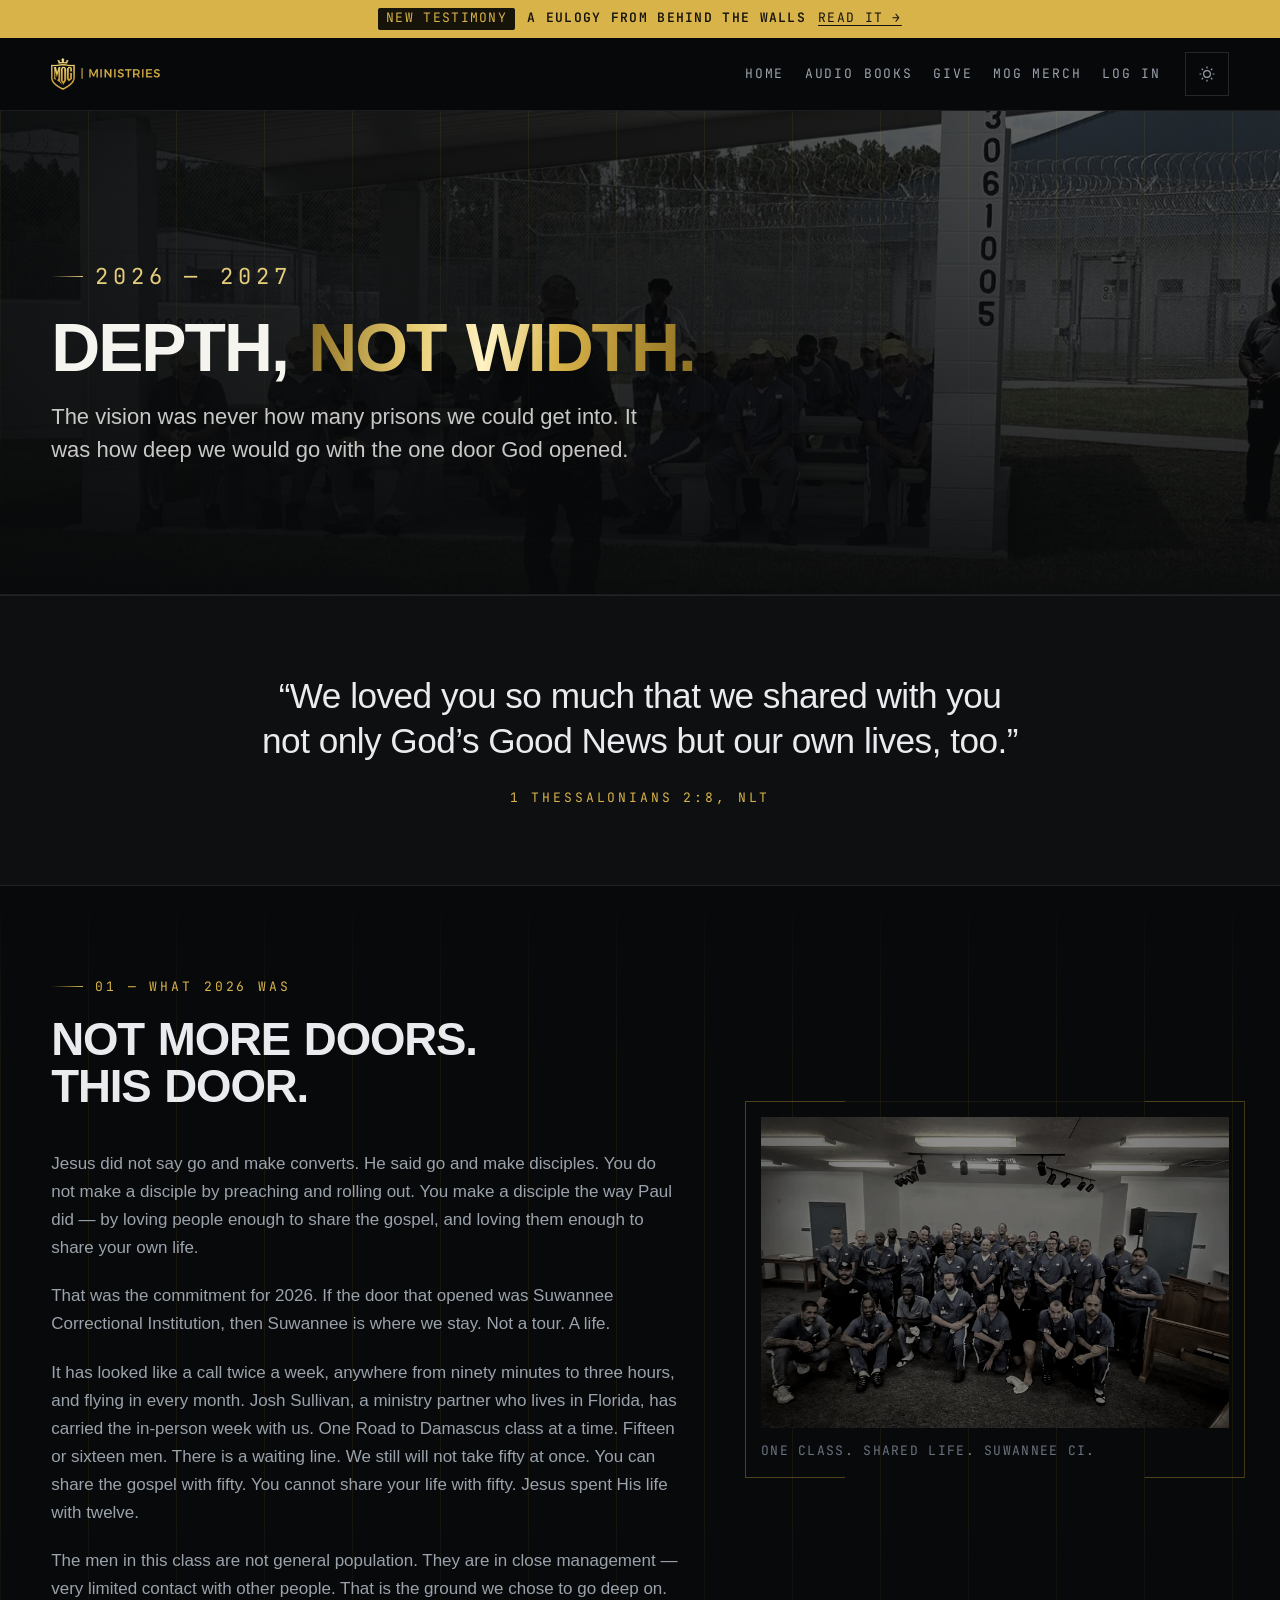
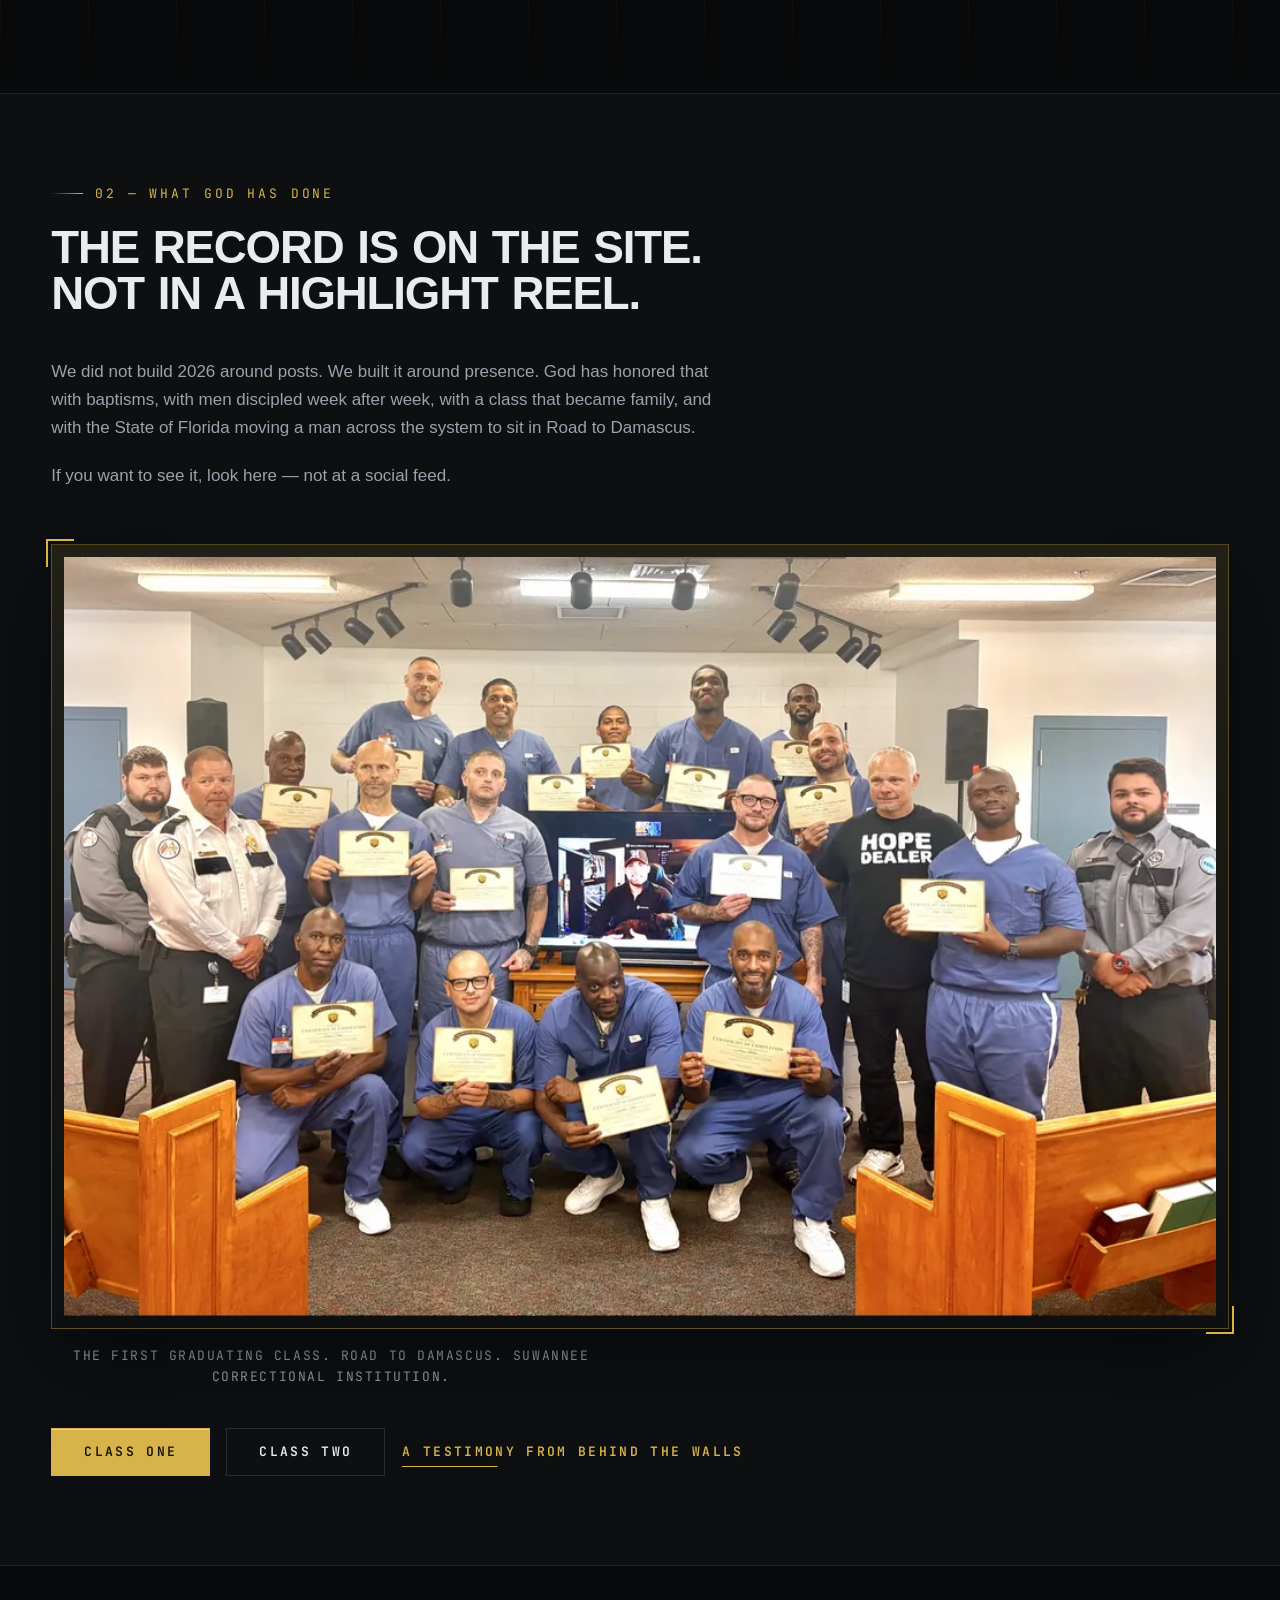
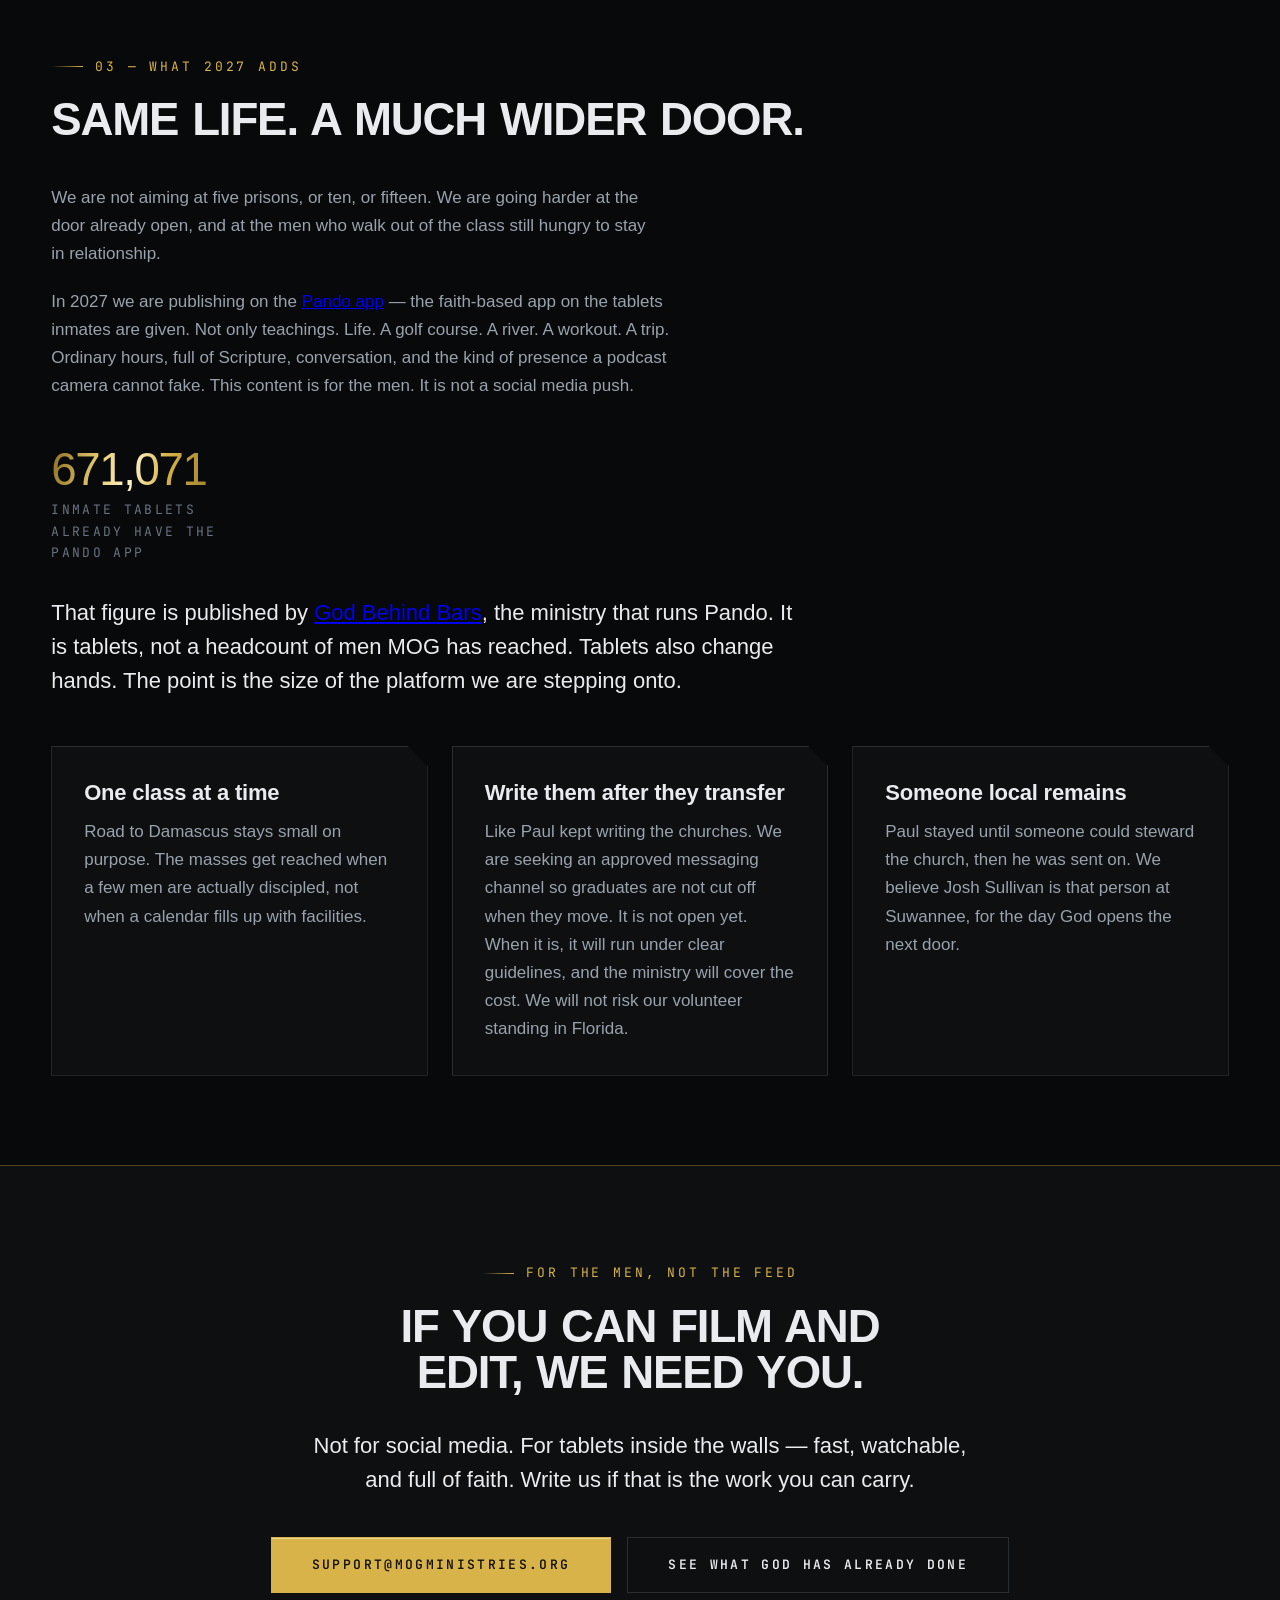
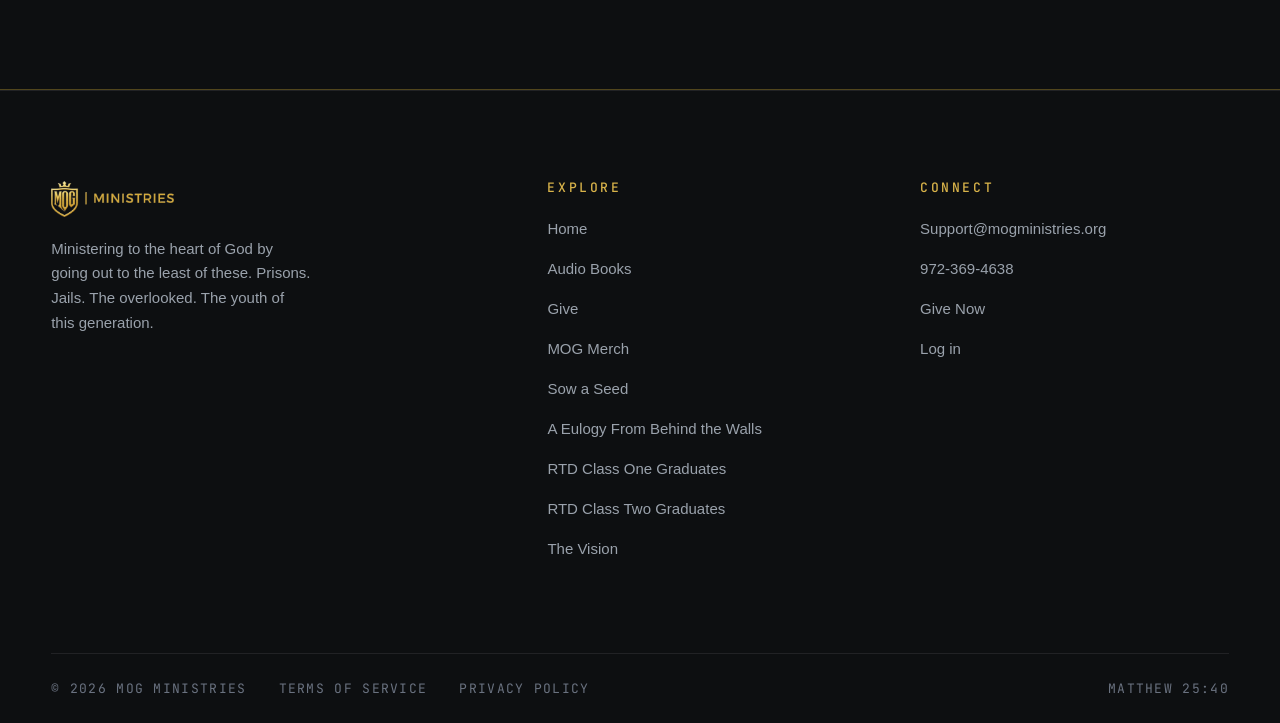
<file: vision.html>
<!doctype html>
<html lang="en" data-theme="dark">
  <head>
    <meta charset="utf-8" />
    <meta name="viewport" content="width=device-width, initial-scale=1" />
    <title>The Vision — Depth, Not Width | MOG Ministries</title>
    <meta name="description" content="In 2026 MOG Ministries went deep at Suwannee instead of chasing more prisons. In 2027 we are publishing on the Pando app, already on 671,071 inmate tablets." />
    <meta property="og:title" content="The Vision — Depth, Not Width | MOG Ministries" />
    <meta property="og:description" content="In 2026 MOG Ministries went deep at Suwannee instead of chasing more prisons. In 2027 we are publishing on the Pando app, already on 671,071 inmate tablets." />
    <meta property="og:image" content="./assets/img/yard-teaching-1600.webp" />
    <meta property="og:type" content="website" />
    <link rel="icon" href="./assets/img/mog-shield.png" />
    <link rel="preconnect" href="https://api.fontshare.com" />
    <link rel="preconnect" href="https://fonts.googleapis.com" />
    <link rel="preconnect" href="https://fonts.gstatic.com" crossorigin />
    <link href="https://api.fontshare.com/v2/css?f[]=clash-display@500,600&f[]=satoshi@400,500,700&display=swap" rel="stylesheet" />
    <link href="https://fonts.googleapis.com/css2?family=JetBrains+Mono:wght@400;500;600&display=swap" rel="stylesheet" />
    <link rel="stylesheet" href="./base.css" />
    <link rel="stylesheet" href="./style.css" />
  </head>
  <body>
    <a class="skip-link" href="#main">Skip to content</a>

    <header class="site-header">
      <a class="topbar" href="./testimony.html">
        <span class="topbar__tag">New testimony</span>
        <span class="topbar__text">A Eulogy From Behind the Walls</span>
        <span class="topbar__cta">Read it &rarr;</span>
      </a>
      <div class="header-inner">
        <a class="brand" href="./index.html" aria-label="MOG Ministries — home">
          <img src="./assets/img/mog-logo.png" alt="MOG Ministries" width="1400" height="411" />
        </a>
        <nav class="nav" id="primary-nav" aria-label="Primary">
          <a href="./index.html">Home</a>
          <a href="./audio-books.html">Audio Books</a>
          <a href="./give.html">Give</a>
          <a href="./merch.html">MOG Merch</a>
          <a href="https://mog-ministries-518429.churchcenter.com/login" target="_blank" rel="noopener noreferrer">Log in</a>
        </nav>
        <div class="header-actions">
          <button class="icon-btn" type="button" data-theme-toggle aria-label="Switch colour theme"></button>
          <button class="icon-btn nav-toggle" type="button" data-nav-toggle aria-controls="primary-nav" aria-expanded="false" aria-label="Open menu"></button>
        </div>
      </div>
    </header>

    <main id="main">
      <section class="pagehead">
        <div class="pagehead__media">
          <img src="./assets/img/yard-teaching-1600.webp" alt="Frank Ortega teaching a group of young men seated under a pavilion in a prison yard" width="1600" height="894" fetchpriority="high" />
        </div>
        <div class="hero__bars" aria-hidden="true"></div>
        <div class="pagehead__inner">
          <p class="eyebrow">2026 — 2027</p>
          <h1>Depth, <span class="gold-text">not width.</span></h1>
          <p class="hero__sub">The vision was never how many prisons we could get into. It was how deep we would go with the one door God opened.</p>
        </div>
      </section>

      <section class="section section--panel section--tight">
        <div class="shell pullquote reveal">
          <blockquote>&ldquo;We loved you so much that we shared with you not only God&rsquo;s Good News but our own lives, too.&rdquo;</blockquote>
          <cite>1 Thessalonians 2:8, NLT</cite>
        </div>
      </section>

      <section class="section bars-motif" aria-labelledby="depth-title">
        <div class="shell">
          <div class="split split--wide-left">
            <div>
              <p class="eyebrow">01 — What 2026 was</p>
              <h2 class="h-section reveal" id="depth-title">Not more doors. This door.</h2>
              <div class="prose mt-10 reveal">
                <p>Jesus did not say go and make converts. He said go and make disciples. You do not make a disciple by preaching and rolling out. You make a disciple the way Paul did &mdash; by loving people enough to share the gospel, and loving them enough to share your own life.</p>
                <p>That was the commitment for 2026. If the door that opened was Suwannee Correctional Institution, then Suwannee is where we stay. Not a tour. A life.</p>
                <p>It has looked like a call twice a week, anywhere from ninety minutes to three hours, and flying in every month. Josh Sullivan, a ministry partner who lives in Florida, has carried the in-person week with us. One Road to Damascus class at a time. Fifteen or sixteen men. There is a waiting line. We still will not take fifty at once. You can share the gospel with fifty. You cannot share your life with fifty. Jesus spent His life with twelve.</p>
                <p>The men in this class are not general population. They are in close management &mdash; very limited contact with other people. That is the ground we chose to go deep on.</p>
              </div>
            </div>
            <figure class="split__media reveal">
              <img src="./assets/img/chapel-family-800.webp" srcset="./assets/img/chapel-family-800.webp 800w, ./assets/img/chapel-family-1600.webp 1600w" sizes="(max-width: 900px) 100vw, 42vw" alt="The Road to Damascus class gathered in the chapel with the MOG Ministries team" width="800" height="533" loading="lazy" decoding="async" />
              <span class="bracket-frame" aria-hidden="true"></span>
              <figcaption>One class. Shared life. Suwannee CI.</figcaption>
            </figure>
          </div>
        </div>
      </section>

      <section class="section section--panel" aria-labelledby="fruit-title">
        <div class="shell">
          <p class="eyebrow">02 — What God has done</p>
          <h2 class="h-section reveal" id="fruit-title">The record is on the site. Not in a highlight reel.</h2>
          <div class="prose mt-10 reveal">
            <p>We did not build 2026 around posts. We built it around presence. God has honored that with baptisms, with men discipled week after week, with a class that became family, and with the State of Florida moving a man across the system to sit in Road to Damascus.</p>
            <p>If you want to see it, look here &mdash; not at a social feed.</p>
          </div>
          <figure class="grad-class reveal">
            <div class="grad-class__frame">
              <img src="./assets/img/class-one/class-1000.webp" srcset="./assets/img/class-one/class-1000.webp 1000w, ./assets/img/class-one/class-2000.webp 2000w" sizes="(max-width: 900px) 100vw, 720px" alt="The first graduating class of the Road to Damascus Program at Suwannee Correctional Institution, holding certificates with ministry partners and facility staff" width="1000" height="659" loading="lazy" decoding="async" />
            </div>
            <figcaption>The first graduating class. Road to Damascus. Suwannee Correctional Institution.</figcaption>
          </figure>
          <div class="btn-row mt-10 reveal">
            <a class="btn btn--gold" href="./class-one.html">Class One</a>
            <a class="btn btn--outline" href="./class-two.html">Class Two</a>
            <a class="btn btn--ghost" href="./testimony.html">A testimony from behind the walls</a>
          </div>
        </div>
      </section>

      <section class="section" aria-labelledby="pando-title">
        <div class="shell">
          <p class="eyebrow">03 — What 2027 adds</p>
          <h2 class="h-section reveal" id="pando-title">Same life. A much wider door.</h2>
          <div class="prose mt-10 reveal">
            <p>We are not aiming at five prisons, or ten, or fifteen. We are going harder at the door already open, and at the men who walk out of the class still hungry to stay in relationship.</p>
            <p>In 2027 we are publishing on the <a href="https://www.godbehindbars.com/pando-app" target="_blank" rel="noopener noreferrer">Pando app</a> &mdash; the faith-based app on the tablets inmates are given. Not only teachings. Life. A golf course. A river. A workout. A trip. Ordinary hours, full of Scripture, conversation, and the kind of presence a podcast camera cannot fake. This content is for the men. It is not a social media push.</p>
          </div>

          <div class="statline mt-12 reveal">
            <div>
              <span class="n gold-text">671,071</span>
              <span class="l">Inmate tablets already have the Pando app</span>
            </div>
          </div>
          <p class="lede muted mt-8 reveal" style="max-width: 62ch">
            That figure is published by <a href="https://www.godbehindbars.com/about" target="_blank" rel="noopener noreferrer">God Behind Bars</a>, the ministry that runs Pando. It is tablets, not a headcount of men MOG has reached. Tablets also change hands. The point is the size of the platform we are stepping onto.
          </p>

          <div class="grid grid--3 mt-12">
            <article class="card card--cut reveal">
              <h3 class="h-card">One class at a time</h3>
              <p>Road to Damascus stays small on purpose. The masses get reached when a few men are actually discipled, not when a calendar fills up with facilities.</p>
            </article>
            <article class="card card--cut reveal">
              <h3 class="h-card">Write them after they transfer</h3>
              <p>Like Paul kept writing the churches. We are seeking an approved messaging channel so graduates are not cut off when they move. It is not open yet. When it is, it will run under clear guidelines, and the ministry will cover the cost. We will not risk our volunteer standing in Florida.</p>
            </article>
            <article class="card card--cut reveal">
              <h3 class="h-card">Someone local remains</h3>
              <p>Paul stayed until someone could steward the church, then he was sent on. We believe Josh Sullivan is that person at Suwannee, for the day God opens the next door.</p>
            </article>
          </div>
        </div>
      </section>

      <section class="cta-band">
        <div class="cta-band__inner reveal">
          <p class="eyebrow eyebrow--center">For the men, not the feed</p>
          <h2 class="h-section">If you can film and edit, we need you.</h2>
          <p class="lede muted mt-8" style="max-width:54ch;margin-inline:auto">Not for social media. For tablets inside the walls &mdash; fast, watchable, and full of faith. Write us if that is the work you can carry.</p>
          <div class="btn-row mt-10" style="justify-content: center">
            <a class="btn btn--gold btn--lg" href="mailto:Support@mogministries.org">Support@mogministries.org</a>
            <a class="btn btn--outline btn--lg" href="./class-two.html">See what God has already done</a>
          </div>
        </div>
      </section>
    </main>

    <footer class="site-footer">
      <div class="shell">
        <div class="footer-top">
          <div class="footer-brand">
            <img src="./assets/img/mog-logo.png" alt="MOG Ministries" width="1400" height="411" />
            <p>
              Ministering to the heart of God by going out to the least of these. Prisons. Jails.
              The overlooked. The youth of this generation.
            </p>
          </div>
          <div class="footer-col">
            <h2>Explore</h2>
            <ul role="list">
              <li><a href="./index.html">Home</a></li>
              <li><a href="./audio-books.html">Audio Books</a></li>
              <li><a href="./give.html">Give</a></li>
              <li><a href="./merch.html">MOG Merch</a></li>
              <li><a href="./sow.html">Sow a Seed</a></li>
              <li><a href="./testimony.html">A Eulogy From Behind the Walls</a></li>
              <li><a href="./class-one.html">RTD Class One Graduates</a></li>
              <li><a href="./class-two.html">RTD Class Two Graduates</a></li>
              <li><a href="./vision.html">The Vision</a></li>
            </ul>
          </div>
          <div class="footer-col">
            <h2>Connect</h2>
            <ul role="list">
              <li><a href="mailto:Support@mogministries.org">Support@mogministries.org</a></li>
              <li><a href="tel:9723694638">972-369-4638</a></li>
              <li><a href="https://mog-ministries-518429.churchcenter.com/giving" target="_blank" rel="noopener noreferrer">Give Now</a></li>
              <li><a href="https://mog-ministries-518429.churchcenter.com/login" target="_blank" rel="noopener noreferrer">Log in</a></li>
            </ul>
          </div>
        </div>
        <div class="footer-bottom">
          <span>© 2026 MOG Ministries</span>
          <a href="https://planning.center/terms/" target="_blank" rel="noopener noreferrer">Terms of Service</a>
          <a href="https://planning.center/privacy/" target="_blank" rel="noopener noreferrer">Privacy Policy</a>
          <span class="spacer">Matthew 25:40</span>
        </div>
      </div>
    </footer>

    <script src="./app.js" defer></script>
  </body>
</html>
</file>
<file: base.css>
/* base.css */
*,
*::before,
*::after { box-sizing: border-box; margin: 0; padding: 0; }

html {
  -moz-text-size-adjust: none;
  -webkit-text-size-adjust: none;
  text-size-adjust: none;
  -webkit-font-smoothing: antialiased;
  -moz-osx-font-smoothing: grayscale;
  text-rendering: optimizeLegibility;
  scroll-behavior: smooth;
  hanging-punctuation: first last;
  scroll-padding-top: var(--space-20);
}

body {
  min-height: 100dvh;
  line-height: 1.65;
  font-family: var(--font-body, sans-serif);
  font-size: var(--text-base);
  color: var(--color-text);
  background-color: var(--color-bg);
  overflow-x: hidden;
}

img, picture, video, canvas, svg { display: block; max-width: 100%; height: auto; }
ul[role='list'], ol[role='list'] { list-style: none; }
input, button, textarea, select { font: inherit; color: inherit; }

h1, h2, h3, h4, h5, h6 { text-wrap: balance; line-height: 1.1; }
p, li, figcaption { text-wrap: pretty; max-width: 70ch; }

::selection { background: color-mix(in oklab, var(--color-primary) 32%, transparent); color: var(--color-text); }

:focus-visible { outline: 2px solid var(--color-primary); outline-offset: 3px; border-radius: var(--radius-sm); }

@media (prefers-reduced-motion: reduce) {
  *, *::before, *::after {
    animation-duration: 0.01ms !important;
    animation-iteration-count: 1 !important;
    transition-duration: 0.01ms !important;
    scroll-behavior: auto !important;
  }
}

button { cursor: pointer; background: none; border: none; }
table { border-collapse: collapse; width: 100%; }

a, button, [role='button'], [role='link'], input, textarea, select {
  transition:
    color var(--transition-interactive),
    background var(--transition-interactive),
    border-color var(--transition-interactive),
    box-shadow var(--transition-interactive),
    transform var(--transition-interactive);
}

.sr-only {
  position: absolute; width: 1px; height: 1px; padding: 0; margin: -1px;
  overflow: hidden; clip: rect(0, 0, 0, 0); white-space: nowrap; border-width: 0;
}
</file>
<file: style.css>
/* ==========================================================================
   MOG MINISTRIES — Design tokens + components
   Art direction: obsidian black, forged gold, cold silver. Structural,
   engineered, light-breaking-through-bars.
   ========================================================================== */

:root {
  /* Type scale */
  --text-xs: clamp(0.75rem, 0.72rem + 0.15vw, 0.8125rem);
  --text-sm: clamp(0.875rem, 0.84rem + 0.2vw, 0.9375rem);
  --text-base: clamp(1rem, 0.96rem + 0.22vw, 1.0625rem);
  --text-lg: clamp(1.125rem, 1rem + 0.6vw, 1.375rem);
  --text-xl: clamp(1.5rem, 1.2rem + 1.25vw, 2.25rem);
  --text-2xl: clamp(1.85rem, 1.25rem + 2vw, 2.85rem);
  --text-3xl: clamp(2.5rem, 1.2rem + 3.8vw, 4.5rem);
  --text-hero: clamp(2.75rem, 0.8rem + 6.4vw, 6.5rem);

  /* Spacing */
  --space-1: 0.25rem;  --space-2: 0.5rem;   --space-3: 0.75rem;
  --space-4: 1rem;     --space-5: 1.25rem;  --space-6: 1.5rem;
  --space-8: 2rem;     --space-10: 2.5rem;  --space-12: 3rem;  --space-14: 3.5rem;
  --space-16: 4rem;    --space-20: 5rem;    --space-24: 6rem;
  --space-32: 8rem;

  --radius-sm: 0.125rem;
  --radius-md: 0.25rem;
  --radius-lg: 0.375rem;
  --radius-xl: 0.5rem;
  --radius-full: 9999px;

  --transition-interactive: 220ms cubic-bezier(0.16, 1, 0.3, 1);
  --ease-out: cubic-bezier(0.16, 1, 0.3, 1);

  --content-narrow: 44rem;
  --content-default: 66rem;
  --content-wide: 82rem;

  --font-display: 'Clash Display', 'Impact', sans-serif;
  --font-body: 'Satoshi', 'Helvetica Neue', sans-serif;
  --font-mono: 'JetBrains Mono', 'Courier New', monospace;

  --gutter: clamp(1.25rem, 4vw, 3.5rem);
}

/* ---------- DARK (default) ---------- */
:root,
[data-theme='dark'] {
  --color-bg: #08090a;
  --color-surface: #0d0f11;
  --color-surface-2: #14171a;
  --color-surface-offset: #101315;
  --color-divider: rgba(201, 206, 214, 0.1);
  --color-border: rgba(201, 206, 214, 0.16);
  --color-border-gold: rgba(212, 175, 55, 0.34);

  --color-text: #e9ebee;
  --color-text-muted: #9aa2ac;
  --color-text-faint: #6a7280;
  --color-text-inverse: #08090a;

  --color-primary: #d8b34a;          /* forged gold */
  --color-primary-hover: #eccf72;
  --color-primary-deep: #8c6f21;
  --color-primary-soft: rgba(216, 179, 74, 0.12);

  --color-silver: #c2c8d0;
  --color-silver-muted: #8b929c;

  --shadow-sm: 0 1px 2px rgba(0, 0, 0, 0.5);
  --shadow-md: 0 8px 24px rgba(0, 0, 0, 0.55);
  --shadow-lg: 0 24px 64px rgba(0, 0, 0, 0.7);

  --photo-filter: grayscale(0.45) contrast(1.08) brightness(0.8);
  --scrim: linear-gradient(180deg, rgba(8, 9, 10, 0.5) 0%, rgba(8, 9, 10, 0.7) 48%, rgba(8, 9, 10, 0.97) 100%);
  --scrim-side: linear-gradient(100deg, rgba(8, 9, 10, 0.82) 0%, rgba(8, 9, 10, 0.4) 48%, rgba(8, 9, 10, 0.05) 80%);
  --bars-opacity: 0.5;
}

/* ---------- LIGHT ---------- */
[data-theme='light'] {
  --color-bg: #f4f2ed;
  --color-surface: #fbfaf7;
  --color-surface-2: #eeebe4;
  --color-surface-offset: #e8e4dc;
  --color-divider: rgba(30, 30, 32, 0.12);
  --color-border: rgba(30, 30, 32, 0.18);
  --color-border-gold: rgba(140, 111, 33, 0.4);

  --color-text: #16171a;
  --color-text-muted: #55595f;
  --color-text-faint: #82868d;
  --color-text-inverse: #f8f7f4;

  --color-primary: #8a6a17;
  --color-primary-hover: #6d5210;
  --color-primary-deep: #4d390a;
  --color-primary-soft: rgba(138, 106, 23, 0.1);

  --color-silver: #5e636b;
  --color-silver-muted: #7b8087;

  --shadow-sm: 0 1px 2px rgba(30, 26, 16, 0.07);
  --shadow-md: 0 6px 20px rgba(30, 26, 16, 0.1);
  --shadow-lg: 0 20px 48px rgba(30, 26, 16, 0.14);

  --photo-filter: grayscale(0.2) contrast(1.04) brightness(0.78);
  --scrim: linear-gradient(180deg, rgba(10, 10, 11, 0.55) 0%, rgba(10, 10, 11, 0.66) 55%, rgba(10, 10, 11, 0.86) 100%);
  --scrim-side: linear-gradient(100deg, rgba(10, 10, 11, 0.78) 0%, rgba(10, 10, 11, 0.42) 48%, rgba(10, 10, 11, 0.2) 80%);
  --bars-opacity: 0.28;
}

/* ==========================================================================
   Layout primitives
   ========================================================================== */
.shell { width: 100%; max-width: var(--content-wide); margin-inline: auto; padding-inline: var(--gutter); }
.shell--default { max-width: var(--content-default); }
.shell--narrow { max-width: var(--content-narrow); }

.section { position: relative; padding-block: clamp(var(--space-14), 7vw, var(--space-24)); }
.section--tight { padding-block: clamp(var(--space-12), 6vw, var(--space-20)); }
.section--flush-top { padding-top: clamp(var(--space-10), 5vw, var(--space-16)); }
.section--panel { background: var(--color-surface); border-block: 1px solid var(--color-divider); }

/* Vertical hairline "bars" motif */
.bars-motif::before {
  content: '';
  position: absolute; inset: 0;
  background-image: repeating-linear-gradient(
    90deg,
    var(--color-primary) 0 1px,
    transparent 1px 88px
  );
  opacity: calc(var(--bars-opacity) * 0.14);
  pointer-events: none;
  mask-image: linear-gradient(180deg, transparent, #000 22%, #000 78%, transparent);
}

/* ==========================================================================
   Typography helpers
   ========================================================================== */
.eyebrow {
  display: flex; align-items: center; gap: var(--space-3);
  font-family: var(--font-mono);
  font-size: var(--text-xs);
  letter-spacing: 0.22em;
  text-transform: uppercase;
  color: var(--color-primary);
  margin-bottom: var(--space-5);
}
.eyebrow::before {
  content: ''; width: 2rem; height: 1px; flex: none;
  background: linear-gradient(90deg, transparent, var(--color-primary));
}
.eyebrow--silver { color: var(--color-silver-muted); }
.eyebrow--silver::before { background: linear-gradient(90deg, transparent, var(--color-silver-muted)); }
.eyebrow--center { justify-content: center; }

h1, h2, h3 { font-family: var(--font-display); font-weight: 600; letter-spacing: -0.015em; }

.display {
  font-family: var(--font-display);
  font-size: var(--text-3xl);
  font-weight: 600;
  line-height: 0.94;
  letter-spacing: -0.03em;
  word-spacing: 0.055em;
  text-transform: uppercase;
}
.h-section {
  word-spacing: 0.05em;
  font-size: var(--text-2xl);
  line-height: 1.02;
  letter-spacing: -0.025em;
  text-transform: uppercase;
}
.h-sub { font-size: var(--text-xl); line-height: 1.08; letter-spacing: -0.02em; }
.h-card {
  font-family: var(--font-body);
  font-size: var(--text-lg);
  font-weight: 700;
  line-height: 1.25;
  letter-spacing: -0.01em;
}

.gold { color: var(--color-primary); }
.silver { color: var(--color-silver); }
.muted { color: var(--color-text-muted); }

.gold-text {
  background: linear-gradient(100deg, #8c6f21 0%, #e8cd74 28%, #fff3c4 46%, #d8b34a 64%, #8c6f21 100%);
  -webkit-background-clip: text; background-clip: text;
  -webkit-text-fill-color: transparent; color: transparent;
}
[data-theme='light'] .gold-text {
  background: linear-gradient(100deg, #5c440c 0%, #9c7a1c 40%, #6d5210 100%);
  -webkit-background-clip: text; background-clip: text;
}

.lede { font-size: var(--text-lg); color: var(--color-text); line-height: 1.55; }
.prose p { margin-bottom: var(--space-5); color: var(--color-text-muted); }
.prose p:last-child { margin-bottom: 0; }
.prose strong { color: var(--color-text); font-weight: 700; }
.prose .stack-lines { color: var(--color-text); font-weight: 500; }

.rule {
  height: 1px; border: 0;
  background: linear-gradient(90deg, transparent, var(--color-border-gold) 22%, var(--color-border-gold) 78%, transparent);
  margin-block: var(--space-12);
}
.rule--notch { position: relative; }
.rule--notch::after {
  content: ''; position: absolute; left: 50%; top: 50%;
  width: 6px; height: 6px; transform: translate(-50%, -50%) rotate(45deg);
  background: var(--color-primary);
}

/* ==========================================================================
   Buttons
   ========================================================================== */
.btn {
  display: inline-flex; align-items: center; justify-content: center; gap: var(--space-3);
  min-height: 3rem; padding: var(--space-3) var(--space-8);
  font-family: var(--font-mono); font-size: var(--text-xs); font-weight: 600;
  letter-spacing: 0.18em; text-transform: uppercase; text-decoration: none;
  border: 1px solid transparent; position: relative; isolation: isolate;
}
.btn--gold {
  color: #16130a; background: var(--color-primary);
  box-shadow: inset 0 1px 0 rgba(255, 245, 210, 0.55);
}
.btn--gold:hover, .btn--gold:focus-visible { background: var(--color-primary-hover); transform: translateY(-2px); }
[data-theme='light'] .btn--gold { color: #fdfbf5; }

.btn--outline { color: var(--color-text); border-color: var(--color-border); background: transparent; }
.btn--outline:hover, .btn--outline:focus-visible {
  border-color: var(--color-primary); color: var(--color-primary);
  background: var(--color-primary-soft); transform: translateY(-2px);
}
.btn--ghost { color: var(--color-primary); padding-inline: 0; min-height: 2.5rem; }
.btn--ghost::after {
  content: ''; position: absolute; left: 0; bottom: 0.45rem; width: 100%; height: 1px;
  background: currentColor; transform: scaleX(0.28); transform-origin: left;
  transition: transform var(--transition-interactive);
}
.btn--ghost:hover::after, .btn--ghost:focus-visible::after { transform: scaleX(1); }
.btn--block { width: 100%; }
.btn--lg { min-height: 3.5rem; padding-inline: var(--space-10); }

.btn-row { display: flex; flex-wrap: wrap; gap: var(--space-4); }

/* Bracketed frame — signature device */
.bracket { position: relative; }
.bracket::before, .bracket::after {
  content: ''; position: absolute; width: 18px; height: 18px; pointer-events: none;
  border-color: var(--color-primary); border-style: solid; border-width: 0;
}
.bracket::before { top: 0; left: 0; border-top-width: 1px; border-left-width: 1px; }
.bracket::after { bottom: 0; right: 0; border-bottom-width: 1px; border-right-width: 1px; }

/* ==========================================================================
   Header
   ========================================================================== */
.skip-link {
  position: absolute; left: var(--space-4); top: var(--space-2); z-index: 200;
  transform: translateY(-200%); background: var(--color-primary); color: #16130a;
  padding: var(--space-2) var(--space-4); font-family: var(--font-mono); font-size: var(--text-xs);
  text-decoration: none;
}
.skip-link:focus { transform: translateY(0); }

.site-header {
  position: sticky; top: 0; z-index: 100;
  background: color-mix(in oklab, var(--color-bg) 86%, transparent);
  backdrop-filter: blur(14px) saturate(1.2);
  border-bottom: 1px solid var(--color-divider);
  transition: border-color 300ms var(--ease-out), background 300ms var(--ease-out);
}
.site-header[data-scrolled='true'] { border-bottom-color: var(--color-border-gold); }
.header-inner {
  display: flex; align-items: center; gap: var(--space-6);
  min-height: 4.5rem; max-width: var(--content-wide); margin-inline: auto;
  padding-inline: var(--gutter);
}
.brand { display: flex; align-items: center; gap: var(--space-3); margin-right: auto; text-decoration: none; }
.brand img { height: 2rem; width: auto; }
[data-theme='light'] .brand img,
[data-theme='light'] .footer-brand img { filter: brightness(0.7) saturate(1.35); }

.nav { display: flex; align-items: center; gap: clamp(var(--space-4), 1.6vw, var(--space-8)); }
.nav a {
  font-family: var(--font-mono); font-size: var(--text-xs); letter-spacing: 0.14em;
  text-transform: uppercase; color: var(--color-text-muted); text-decoration: none;
  position: relative; padding-block: var(--space-2); white-space: nowrap;
}
.nav a:hover, .nav a:focus-visible { color: var(--color-text); }
.nav a[aria-current='page'] { color: var(--color-primary); }
.nav a[aria-current='page']::after {
  content: ''; position: absolute; left: 0; right: 0; bottom: -2px; height: 1px; background: var(--color-primary);
}
.header-actions { display: flex; align-items: center; gap: var(--space-3); }
.icon-btn {
  display: grid; place-items: center; width: 2.75rem; height: 2.75rem;
  color: var(--color-text-muted); border: 1px solid var(--color-border);
}
.icon-btn:hover, .icon-btn:focus-visible { color: var(--color-primary); border-color: var(--color-border-gold); }
.nav-toggle { display: none; }

@media (max-width: 1060px) {
  .nav { display: none; }
  .nav-toggle { display: grid; }
  .nav--open {
    display: flex; flex-direction: column; align-items: flex-start; gap: 0;
    position: fixed; inset: 4.5rem 0 auto 0; z-index: 99;
    background: var(--color-surface); border-bottom: 1px solid var(--color-border-gold);
    padding: var(--space-4) var(--gutter) var(--space-8);
    max-height: calc(100dvh - 4.5rem); overflow-y: auto;
  }
  .nav--open a {
    width: 100%; font-size: var(--text-sm); padding-block: var(--space-4);
    border-bottom: 1px solid var(--color-divider);
  }
}

/* ==========================================================================
   Hero
   ========================================================================== */
.hero { position: relative; isolation: isolate; overflow: hidden; }
.hero__media { position: absolute; inset: 0; z-index: -2; }
.hero__media img { width: 100%; height: 100%; object-fit: cover; filter: var(--photo-filter); }
.hero__media::after { content: ''; position: absolute; inset: 0; background: var(--scrim); }
.hero__media::before { content: ''; position: absolute; inset: 0; z-index: 1; background: var(--scrim-side); }
.hero__bars {
  position: absolute; inset: 0; z-index: -1; pointer-events: none;
  background-image: repeating-linear-gradient(90deg, rgba(216, 179, 74, 0.5) 0 1px, transparent 1px 5.5rem);
  opacity: calc(var(--bars-opacity) * 0.34);
  mask-image: linear-gradient(180deg, #000, transparent 88%);
}
.hero__inner {
  max-width: var(--content-wide); margin-inline: auto; padding-inline: var(--gutter);
  padding-top: clamp(var(--space-10), 8vh, 5rem);
  padding-bottom: clamp(var(--space-16), 12vh, 8rem);
  min-height: min(76vh, 40rem); display: flex; flex-direction: column; justify-content: flex-end;
}
.hero--home .hero__inner { min-height: min(74vh, 42rem); }
.hero__logo { width: min(13rem, 44vw); margin-bottom: var(--space-8); }
.hero__kicker {
  display: block; font-family: var(--font-display); font-size: var(--text-xl);
  text-transform: uppercase; letter-spacing: -0.015em; margin-top: var(--space-3);
}
.hero__title { color: #f6f4ef; }
[data-theme='light'] .hero__title { color: #fbfaf6; }
.hero__sub {
  margin-top: var(--space-6); max-width: 46ch; font-size: var(--text-lg);
  color: rgba(238, 238, 236, 0.86); line-height: 1.5;
}
.hero__actions { margin-top: var(--space-10); }
.hero__meta {
  margin-top: var(--space-12); padding-top: var(--space-6);
  border-top: 1px solid rgba(216, 179, 74, 0.28);
  display: flex; flex-wrap: wrap; gap: var(--space-8) var(--space-12);
}
.hero__meta div { display: flex; flex-direction: column; gap: var(--space-1); }
.hero__meta dt, .hero__meta .k {
  font-family: var(--font-mono); font-size: var(--text-xs); letter-spacing: 0.16em;
  text-transform: uppercase; color: rgba(216, 179, 74, 0.9);
}
.hero__meta .v { font-family: var(--font-display); font-size: var(--text-lg); color: #f2f1ee; text-transform: uppercase; }

/* Page hero (interior) */
.pagehead { position: relative; isolation: isolate; overflow: hidden; border-bottom: 1px solid var(--color-divider); }
.pagehead__media { position: absolute; inset: 0; z-index: -2; }
.pagehead__media img { width: 100%; height: 100%; object-fit: cover; filter: var(--photo-filter); }
.pagehead__media::after { content: ''; position: absolute; inset: 0; background: var(--scrim); }
.pagehead__media::before { content: ''; position: absolute; inset: 0; z-index: 1; background: var(--scrim-side); }
.pagehead__inner {
  max-width: var(--content-wide); margin-inline: auto; padding-inline: var(--gutter);
  padding-block: clamp(var(--space-20), 12vw, var(--space-32));
}
.pagehead h1 { font-size: var(--text-3xl); text-transform: uppercase; line-height: 0.96; letter-spacing: -0.03em; word-spacing: 0.055em; color: #f6f4ef; }
.pagehead p { margin-top: var(--space-5); max-width: 48ch; color: rgba(236, 236, 234, 0.84); font-size: var(--text-lg); }
.pagehead .eyebrow { color: #e6cd7d; }
.pagehead .eyebrow::before { background: linear-gradient(90deg, transparent, #e6cd7d); }

/* ==========================================================================
   Cards / grids
   ========================================================================== */
.card {
  position: relative; background: var(--color-surface); border: 1px solid var(--color-border);
  padding: var(--space-8);
  transition: border-color var(--transition-interactive), transform var(--transition-interactive), background var(--transition-interactive);
}
.card--cut { clip-path: polygon(0 0, calc(100% - 1.25rem) 0, 100% 1.25rem, 100% 100%, 0 100%); }
a.card, .card--link { text-decoration: none; color: inherit; display: block; }
a.card:hover, .card--hover:hover { border-color: var(--color-border-gold); transform: translateY(-3px); background: var(--color-surface-2); }
.card__index {
  font-family: var(--font-mono); font-size: var(--text-xs); letter-spacing: 0.2em;
  color: var(--color-primary); display: block; margin-bottom: var(--space-4);
}
.card p { color: var(--color-text-muted); font-size: var(--text-base); }
.card h3 + p, .card .h-card + p { margin-top: var(--space-3); }

.grid { display: grid; gap: var(--space-6); }
@media (min-width: 700px) { .grid--2 { grid-template-columns: repeat(2, 1fr); } }
@media (min-width: 700px) { .grid--3 { grid-template-columns: repeat(2, 1fr); } }
@media (min-width: 1000px) { .grid--3 { grid-template-columns: repeat(3, 1fr); } }
@media (min-width: 900px) { .grid--4 { grid-template-columns: repeat(2, 1fr); gap: var(--space-8); } }

/* Split layouts */
.split { display: grid; gap: clamp(var(--space-10), 6vw, var(--space-20)); align-items: center; }
@media (min-width: 900px) {
  .split { grid-template-columns: 1fr 1fr; }
  .split--wide-left { grid-template-columns: 1.15fr 0.85fr; }
  .split--wide-right { grid-template-columns: 0.85fr 1.15fr; }
  .split--flip > :first-child { order: 2; }
}
.split__media { position: relative; }
.split__media img { width: 100%; filter: var(--photo-filter); }
.split__media .bracket-frame {
  position: absolute; inset: calc(-1 * var(--space-4)); pointer-events: none;
  border: 1px solid var(--color-border-gold);
  clip-path: polygon(0 0, 20% 0, 20% 1px, 80% 1px, 80% 0, 100% 0, 100% 100%, 80% 100%, 80% calc(100% - 1px), 20% calc(100% - 1px), 20% 100%, 0 100%);
}
figcaption {
  margin-top: var(--space-3); font-family: var(--font-mono); font-size: var(--text-xs);
  letter-spacing: 0.1em; text-transform: uppercase; color: var(--color-text-faint);
}

/* ==========================================================================
   Impact ledger (What we've been up to)
   ========================================================================== */
.ledger { border-top: 1px solid var(--color-divider); }
.ledger__row {
  display: grid; gap: var(--space-4) var(--space-8); align-items: baseline;
  padding-block: clamp(var(--space-6), 3vw, var(--space-10));
  border-bottom: 1px solid var(--color-divider);
  transition: background var(--transition-interactive);
}
.ledger__row:hover { background: var(--color-surface); }
@media (min-width: 820px) {
  .ledger__row { grid-template-columns: 7rem 1fr 1.1fr; }
}
.ledger__stat {
  font-family: var(--font-display); font-size: var(--text-xl); line-height: 1;
  letter-spacing: -0.02em; color: var(--color-primary); font-variant-numeric: tabular-nums;
}
.ledger__title { font-family: var(--font-body); font-weight: 700; font-size: var(--text-lg); letter-spacing: -0.01em; }
.ledger__title span { display: block; font-family: var(--font-mono); font-weight: 400; font-size: var(--text-xs);
  letter-spacing: 0.16em; text-transform: uppercase; color: var(--color-text-faint); margin-top: var(--space-2); }
.ledger__desc { color: var(--color-text-muted); font-size: var(--text-base); }

/* ==========================================================================
   Media / episode cards
   ========================================================================== */
.media-card {
  display: flex; flex-direction: column; text-decoration: none; color: inherit;
  background: var(--color-surface); border: 1px solid var(--color-border);
  transition: border-color var(--transition-interactive), transform var(--transition-interactive);
}
.media-card:hover, .media-card:focus-visible { border-color: var(--color-border-gold); transform: translateY(-3px); }
.media-card__art {
  position: relative; aspect-ratio: 16 / 10; overflow: hidden;
  background: linear-gradient(150deg, #101215, #1b1d1f 60%, #0b0c0d);
  display: grid; place-items: center;
}
[data-theme='light'] .media-card__art { background: linear-gradient(150deg, #22242a, #34373d 60%, #1a1c20); }
.media-card__art img { width: 100%; height: 100%; object-fit: cover; filter: var(--photo-filter); }
.media-card__art--type { padding: var(--space-8) var(--space-6); text-align: center; }
.media-card__art--type > div { display: grid; gap: var(--space-3); justify-items: center; }
.media-card__art--type .t {
  display: block; font-family: var(--font-display); font-weight: 600; text-transform: uppercase;
  font-size: var(--text-lg); line-height: 1.04; letter-spacing: -0.015em;
  word-spacing: 0.05em; color: #efe6cb;
}
.media-card__art--type .s {
  display: block; font-family: var(--font-mono); font-size: var(--text-xs); letter-spacing: 0.2em;
  text-transform: uppercase; color: rgba(216, 179, 74, 0.85); max-width: 22ch;
}
.media-card__art--type::after {
  content: ''; position: absolute; inset: 0; pointer-events: none;
  background-image: repeating-linear-gradient(90deg, rgba(216, 179, 74, 0.16) 0 1px, transparent 1px 2.25rem);
}
.media-card__badge {
  position: absolute; top: var(--space-3); left: var(--space-3); z-index: 2;
  font-family: var(--font-mono); font-size: var(--text-xs); letter-spacing: 0.16em; text-transform: uppercase;
  color: #16130a; background: var(--color-primary); padding: 0.2rem var(--space-3);
}
.media-card__body { padding: var(--space-6); display: flex; flex-direction: column; gap: var(--space-3); flex: 1; }
.media-card__date {
  font-family: var(--font-mono); font-size: var(--text-xs); letter-spacing: 0.14em;
  text-transform: uppercase; color: var(--color-text-faint);
}
.media-card__cta {
  margin-top: auto; font-family: var(--font-mono); font-size: var(--text-xs);
  letter-spacing: 0.18em; text-transform: uppercase; color: var(--color-primary);
  display: inline-flex; align-items: center; gap: var(--space-2);
}
.media-card:hover .media-card__cta svg { transform: translateX(3px); }
.media-card__cta svg { transition: transform var(--transition-interactive); }

/* Book row */
.book-list { display: grid; gap: var(--space-4); }
.book-row {
  display: grid; gap: var(--space-2) var(--space-6); align-items: center;
  padding: var(--space-6); border: 1px solid var(--color-border); background: var(--color-surface);
}
@media (min-width: 760px) { .book-row { grid-template-columns: 2.5rem 1fr auto; } }
.book-row__no { font-family: var(--font-mono); font-size: var(--text-xs); color: var(--color-primary); letter-spacing: 0.16em; }
.book-row__title { font-weight: 700; font-size: var(--text-lg); letter-spacing: -0.01em; color: var(--color-text); text-decoration: none; }
.book-row__title:hover { color: var(--color-primary); }
.book-row__title:hover span { color: var(--color-primary-hover); }
.book-row__title span { display: block; font-weight: 400; font-size: var(--text-base); color: var(--color-text-muted); margin-top: var(--space-1); }

/* Price / stat blocks */
.bigline { display: grid; gap: var(--space-3); }
.bigline p {
  margin: 0; font-family: var(--font-display); font-weight: 500;
  font-size: var(--text-xl); line-height: 1.08; letter-spacing: -0.02em;
  text-transform: uppercase; word-spacing: 0.06em; color: var(--color-text);
}

.statline { display: flex; flex-wrap: wrap; gap: var(--space-8) var(--space-16); }
.statline > div { display: flex; flex-direction: column; gap: var(--space-2); }
.statline .n {
  font-family: var(--font-display); font-size: var(--text-2xl); line-height: 0.95;
  letter-spacing: -0.03em; font-variant-numeric: tabular-nums;
}
.statline .l {
  font-family: var(--font-mono); font-size: var(--text-xs); letter-spacing: 0.18em;
  text-transform: uppercase; color: var(--color-text-faint); max-width: 22ch;
}

/* Scripture blocks */
.scripture {
  position: relative; padding: var(--space-8) var(--space-8) var(--space-8) var(--space-10);
  background: var(--color-surface-offset); border: 1px solid var(--color-border);
}
.scripture p { font-size: var(--text-lg); line-height: 1.5; color: var(--color-text); font-style: italic; max-width: 54ch; }
.scripture cite {
  display: block; margin-top: var(--space-5); font-family: var(--font-mono); font-style: normal;
  font-size: var(--text-xs); letter-spacing: 0.18em; text-transform: uppercase; color: var(--color-primary);
}
.pullquote { text-align: center; max-width: 54rem; margin-inline: auto; }
.pullquote blockquote {
  font-family: var(--font-display); font-size: var(--text-xl); line-height: 1.28;
  letter-spacing: -0.015em; color: var(--color-text);
}
.pullquote cite {
  display: block; margin-top: var(--space-6); font-family: var(--font-mono); font-style: normal;
  font-size: var(--text-xs); letter-spacing: 0.22em; text-transform: uppercase; color: var(--color-primary);
}

/* Manifesto stacked lines */
.stack-lines { list-style: none; display: grid; gap: var(--space-2); }
.stack-lines li {
  font-family: var(--font-display); font-size: var(--text-lg); text-transform: uppercase;
  letter-spacing: -0.005em; color: var(--color-text); display: flex; align-items: baseline; gap: var(--space-4);
}
.stack-lines li::before { content: ''; width: 5px; height: 5px; flex: none; transform: rotate(45deg); background: var(--color-primary); }
.stack-lines--lg { gap: var(--space-4); }
.stack-lines--lg p {
  display: flex; align-items: baseline; gap: var(--space-4); margin: 0;
  font-family: var(--font-display); font-weight: 500; line-height: 1.16;
  font-size: var(--text-xl); letter-spacing: -0.02em; color: var(--color-text);
}
.stack-lines--lg p::before {
  content: ''; width: 1.75rem; height: 1px; flex: none; margin-top: 0.7em;
  background: var(--color-primary);
}

/* Checklist */
.checklist { list-style: none; display: grid; gap: var(--space-4); }
.checklist li {
  display: grid; grid-template-columns: 1.25rem 1fr; gap: var(--space-4);
  color: var(--color-text-muted); align-items: start;
}
.checklist li::before {
  content: ''; margin-top: 0.55em; width: 0.75rem; height: 1px; background: var(--color-primary);
}

/* Photo strip */
.strip { display: grid; gap: var(--space-2); grid-template-columns: repeat(2, 1fr); }
@media (min-width: 900px) { .strip { grid-template-columns: repeat(4, 1fr); } }
.strip figure { position: relative; overflow: hidden; }
.strip img { width: 100%; height: 100%; aspect-ratio: 4 / 3; object-fit: cover; filter: var(--photo-filter); transition: transform 600ms var(--ease-out), filter 600ms var(--ease-out); }
.strip figure:hover img { transform: scale(1.04); filter: grayscale(0.1) contrast(1.05); }

/* Full-bleed banner */
.banner { position: relative; isolation: isolate; overflow: hidden; }
.banner__media { position: absolute; inset: 0; z-index: -2; }
.banner__media img { width: 100%; height: 100%; object-fit: cover; }
.banner__media::after { content: ''; position: absolute; inset: 0; background: linear-gradient(90deg, rgba(8,9,10,0.92) 0%, rgba(8,9,10,0.72) 45%, rgba(8,9,10,0.9) 100%); }
.banner__inner { max-width: var(--content-wide); margin-inline: auto; padding: clamp(var(--space-16), 9vw, var(--space-32)) var(--gutter); }
.banner h2, .banner p { color: #f4f2ec; }
.banner p { color: rgba(238,238,234,0.82); }

/* Merch tee graphic */
.tee {
  position: relative; aspect-ratio: 1 / 1; display: grid; place-items: center; text-align: center;
  overflow: hidden;
  background:
    radial-gradient(120% 80% at 50% 0%, rgba(216,179,74,0.14), transparent 62%),
    linear-gradient(170deg, #16181b, #0a0b0c 70%);
  border: 1px solid var(--color-border-gold); padding: var(--space-10);
}
.tee::before {
  content: ''; position: absolute; inset: 0; pointer-events: none; z-index: 0;
  background-image: repeating-linear-gradient(90deg, rgba(216,179,74,0.13) 0 1px, transparent 1px 2.75rem);
  mask-image: linear-gradient(180deg, rgba(0,0,0,0.9), transparent 42%, transparent 58%, rgba(0,0,0,0.9));
  -webkit-mask-image: linear-gradient(180deg, rgba(0,0,0,0.9), transparent 42%, transparent 58%, rgba(0,0,0,0.9));
}
.tee > * { position: relative; z-index: 1; }
.tee__mark { display: block; font-family: var(--font-display); font-weight: 600; text-transform: uppercase; line-height: 0.88; word-spacing: 0.05em; }
.tee__mark .l1 { display: block; font-size: clamp(2rem, 6vw, 3.25rem); letter-spacing: -0.02em; color: #f0e6c8; }
.tee__mark .l2 { display: block; font-size: clamp(2rem, 6vw, 3.25rem); letter-spacing: -0.02em; }
.tee__sub { margin-top: var(--space-6); font-family: var(--font-mono); font-size: var(--text-xs); letter-spacing: 0.28em; text-transform: uppercase; color: rgba(216,179,74,0.86); }
.tee__shield { display: block; width: 3.5rem; margin-inline: auto; margin-bottom: var(--space-6); opacity: 0.92; }
.tee__shield img { width: 100%; height: auto; }
.tee__sub { display: block; }
/* The tee panel is always dark, so keep its metallic gradient in both themes */
[data-theme='light'] .tee .gold-text {
  background: linear-gradient(100deg, #8c6f21 0%, #e8cd74 28%, #fff3c4 46%, #d8b34a 64%, #8c6f21 100%);
  -webkit-background-clip: text; background-clip: text;
  -webkit-text-fill-color: transparent; color: transparent;
}

@media (max-width: 600px) {
  .hero__actions .btn, .pagehead .btn-row .btn { width: 100%; }
}

/* CTA band */
.cta-band { position: relative; text-align: center; overflow: hidden; border-block: 1px solid var(--color-border-gold); background: var(--color-surface); }
.cta-band__inner { padding: clamp(var(--space-16), 9vw, var(--space-24)) var(--gutter); max-width: 54rem; margin-inline: auto; }
.cta-band p { margin-inline: auto; }

/* ==========================================================================
   Footer
   ========================================================================== */
.site-footer { border-top: 1px solid var(--color-divider); background: var(--color-surface); }
.footer-top {
  display: grid; gap: var(--space-10);
  padding-block: clamp(var(--space-16), 7vw, var(--space-24));
}
@media (min-width: 860px) { .footer-top { grid-template-columns: 1.4fr 1fr 1fr; gap: var(--space-16); } }
.footer-brand img { height: 2.25rem; width: auto; margin-bottom: var(--space-5); }
.footer-brand p { color: var(--color-text-muted); font-size: var(--text-sm); max-width: 34ch; }
.footer-col h2 {
  font-family: var(--font-mono); font-size: var(--text-xs); letter-spacing: 0.2em;
  text-transform: uppercase; color: var(--color-primary); margin-bottom: var(--space-5); font-weight: 500;
}
.footer-col ul { list-style: none; display: grid; gap: var(--space-3); }
.footer-col a { color: var(--color-text-muted); text-decoration: none; font-size: var(--text-sm); }
.footer-col a:hover, .footer-col a:focus-visible { color: var(--color-primary); }
.footer-bottom {
  display: flex; flex-wrap: wrap; gap: var(--space-4) var(--space-8); align-items: center;
  padding-block: var(--space-6); border-top: 1px solid var(--color-divider);
  font-family: var(--font-mono); font-size: var(--text-xs); letter-spacing: 0.1em;
  text-transform: uppercase; color: var(--color-text-faint);
}
.footer-bottom a { color: var(--color-text-faint); text-decoration: none; }
.footer-bottom a:hover { color: var(--color-primary); }
.footer-bottom .spacer { margin-left: auto; }

/* ==========================================================================
   Scroll reveal
   ========================================================================== */
.reveal { opacity: 0; transform: translateY(18px); transition: opacity 700ms var(--ease-out), transform 700ms var(--ease-out); }
.reveal.is-in { opacity: 1; transform: none; }
@media (prefers-reduced-motion: reduce) { .reveal { opacity: 1; transform: none; } }

.stack-6 > * + * { margin-top: var(--space-6); }
.stack-8 > * + * { margin-top: var(--space-8); }
.stack-10 > * + * { margin-top: var(--space-10); }
.stack-12 > * + * { margin-top: var(--space-12); }
.mt-8 { margin-top: var(--space-8); }
.mt-10 { margin-top: var(--space-10); }
.mt-12 { margin-top: var(--space-12); }
.max-52 { max-width: 52ch; }

/* ================== Lightbox ================== */
.is-zoomable { cursor: zoom-in; }
.is-zoomable:focus-visible { outline: 2px solid var(--gold, #d4b16a); outline-offset: 3px; }

.lightbox {
  position: fixed; inset: 0; z-index: 9999;
  background: rgba(6, 6, 8, 0.94);
  display: none; align-items: center; justify-content: center;
  padding: clamp(1rem, 4vw, 3rem);
  opacity: 0; transition: opacity 180ms ease;
}
.lightbox.is-open { display: flex; opacity: 1; }
.lightbox__figure {
  margin: 0; max-width: min(1400px, 100%); max-height: 100%;
  display: flex; flex-direction: column; align-items: center; gap: 0.75rem;
}
.lightbox__img {
  display: block;
  max-width: 100%;
  max-height: calc(100vh - 6rem);
  width: auto; height: auto;
  object-fit: contain;
  border-radius: 4px;
  box-shadow: 0 20px 60px rgba(0,0,0,0.6);
  cursor: zoom-out;
}
.lightbox__cap {
  color: rgba(246, 244, 239, 0.72);
  font-family: var(--font-mono, monospace);
  font-size: 0.75rem;
  text-transform: uppercase;
  letter-spacing: 0.08em;
  text-align: center;
  max-width: 60ch;
}
.lightbox__close {
  position: absolute; top: 1rem; right: 1rem;
  width: 44px; height: 44px;
  border-radius: 50%;
  background: rgba(255,255,255,0.08);
  border: 1px solid rgba(255,255,255,0.14);
  color: #f6f4ef;
  font-size: 1.5rem; line-height: 1;
  cursor: pointer;
  display: grid; place-items: center;
  transition: background 120ms ease;
}
.lightbox__close:hover,
.lightbox__close:focus-visible {
  background: rgba(255,255,255,0.16);
  outline: none;
}
@media (max-width: 640px) {
  .lightbox { padding: 0.75rem; }
  .lightbox__img { max-height: calc(100vh - 5rem); }
  .lightbox__close { top: 0.75rem; right: 0.75rem; }
}

/* ================== Top announcement bar ================== */
.topbar {
  display: flex; align-items: center; justify-content: center; gap: var(--space-3);
  flex-wrap: wrap; padding: 0.5rem var(--gutter);
  background: var(--color-primary, #d4b16a); color: #16130a; text-decoration: none;
  font-family: var(--font-mono); font-size: var(--text-xs); letter-spacing: 0.1em; text-transform: uppercase;
  line-height: 1.3; text-align: center;
}
.topbar__tag { background: #16130a; color: var(--color-primary, #d4b16a); padding: 0.15rem 0.5rem; border-radius: 2px; }
.topbar__text { font-weight: 600; }
.topbar__cta { text-decoration: underline; text-underline-offset: 3px; }
.topbar:hover .topbar__cta, .topbar:focus-visible .topbar__cta { text-decoration-thickness: 2px; }
@media (max-width: 520px) { .topbar__tag { display: none; } .topbar { gap: var(--space-2); } }

/* ================== Eulogy / testimony page ================== */
.eul-context { max-width: 64ch; }
.eul-context .h-section { margin-top: var(--space-4); margin-bottom: var(--space-8); }
.eul-credit {
  margin-top: var(--space-8); padding: var(--space-6) var(--space-6);
  border-left: 3px solid var(--color-primary); background: color-mix(in oklab, var(--color-primary) 8%, transparent);
  font-size: var(--text-lg); color: var(--color-text); font-weight: 500;
}
.eul-reader { overflow: hidden; }
.eul-carousel { position: relative; }
.eul-track {
  display: flex; gap: var(--space-6); overflow-x: auto; scroll-snap-type: x mandatory;
  scroll-behavior: smooth; -webkit-overflow-scrolling: touch; overscroll-behavior-x: contain;
  padding: var(--space-2) calc(50% - min(280px, 44vw)); scrollbar-width: none; outline: none;
}
.eul-track::-webkit-scrollbar { display: none; }
.eul-slide {
  flex: 0 0 min(560px, 88vw); margin: 0; scroll-snap-align: center;
  display: flex; flex-direction: column; gap: var(--space-3);
}
.eul-slide img {
  width: 100%; height: auto; aspect-ratio: 3 / 4; object-fit: cover; border-radius: 4px;
  box-shadow: 0 18px 50px rgba(0,0,0,0.45); background: #1a1a1a;
}
.eul-slide figcaption {
  font-family: var(--font-mono); font-size: var(--text-xs); letter-spacing: 0.12em;
  text-transform: uppercase; color: var(--color-text-muted); text-align: center;
}
.eul-controls { display: flex; align-items: center; justify-content: center; gap: var(--space-6); margin-top: var(--space-6); }
.eul-btn {
  width: 48px; height: 48px; border-radius: 50%; display: grid; place-items: center;
  border: 1px solid var(--color-border-gold, rgba(212,177,106,0.5)); background: transparent;
  color: var(--color-text); font-size: 1.25rem; cursor: pointer; transition: background 150ms ease, opacity 150ms ease;
}
.eul-btn:hover, .eul-btn:focus-visible { background: color-mix(in oklab, var(--color-primary) 18%, transparent); outline: none; }
.eul-btn[disabled] { opacity: 0.3; cursor: default; }
.eul-count { font-family: var(--font-mono); font-size: var(--text-sm); letter-spacing: 0.12em; min-width: 5ch; text-align: center; }
.eul-dots { display: flex; justify-content: center; gap: 0.5rem; margin-top: var(--space-4); }
.eul-dots button {
  width: 8px; height: 8px; border-radius: 50%; border: 0; padding: 0; cursor: pointer;
  background: var(--color-text-muted); opacity: 0.35; transition: opacity 150ms ease, transform 150ms ease;
}
.eul-dots button[aria-current='true'] { opacity: 1; background: var(--color-primary); transform: scale(1.3); }

.eul-transcript { max-width: 62ch; margin-inline: auto; }
.eul-transcript .h-section { margin-top: var(--space-4); }
.t-page { margin-top: var(--space-12); padding-top: var(--space-8); border-top: 1px solid var(--color-divider); }
.t-page p, .t-page li { font-size: var(--text-lg); line-height: 1.7; color: var(--color-text); }
.t-page p + p, .t-page ul + p, .t-page p + ul { margin-top: var(--space-5); }
.t-page ul { padding-left: 1.25rem; list-style: disc; }
.t-page li + li { margin-top: var(--space-2); }
.t-num {
  font-family: var(--font-mono) !important; font-size: var(--text-xs) !important; letter-spacing: 0.14em;
  text-transform: uppercase; color: var(--color-primary) !important; margin-bottom: var(--space-5);
}
.t-title { font-family: var(--font-display); font-size: var(--text-xl) !important; text-transform: uppercase; letter-spacing: -0.01em; }
.t-redact { color: var(--color-text-muted); font-family: var(--font-mono); font-size: 0.7em; letter-spacing: 0.1em; }
.t-close { font-family: var(--font-display); font-size: var(--text-xl) !important; color: var(--color-primary) !important; text-transform: uppercase; }
.t-sign { font-family: var(--font-mono); font-size: var(--text-sm) !important; color: var(--color-text-muted) !important; letter-spacing: 0.1em; }
.eul-reader .muted a { color: var(--color-primary); text-underline-offset: 3px; }
.eul-sub { font-family: var(--font-display); font-size: var(--text-xl); text-transform: uppercase; letter-spacing: -0.01em; color: var(--color-primary); margin-top: var(--space-10); margin-bottom: var(--space-2); line-height: 1.1; }

/* ================== RTD Class Two graduation page ================== */
.grad-hero { position: relative; padding-top: clamp(var(--space-12), 9vh, 6rem); padding-bottom: clamp(var(--space-12), 8vh, 5rem); border-bottom: 1px solid var(--color-divider); overflow: hidden; }
.grad-hero::before {
  content: ''; position: absolute; inset: 0; z-index: -1; pointer-events: none;
  background: radial-gradient(60% 50% at 50% 0%, color-mix(in oklab, var(--color-primary) 16%, transparent), transparent 70%);
}
.grad-hero__inner { text-align: center; }
.grad-hero__inner .eyebrow { justify-content: center; }
.grad-hero__title {
  font-family: var(--font-display); font-size: clamp(2.75rem, 1.4rem + 6vw, 6.5rem); line-height: 0.92;
  text-transform: uppercase; letter-spacing: -0.035em; margin-top: var(--space-5);
}
.grad-hero__date {
  margin-top: var(--space-6); font-family: var(--font-mono); font-size: var(--text-xs); letter-spacing: 0.16em;
  text-transform: uppercase; color: var(--color-text-muted);
}
.grad-class { margin-top: clamp(var(--space-10), 6vh, var(--space-16)); }
.grad-class__frame {
  position: relative; padding: clamp(6px, 1vw, 12px); border: 1px solid var(--color-border-gold, rgba(212,177,106,.5));
  background: linear-gradient(180deg, color-mix(in oklab, var(--color-primary) 10%, transparent), transparent);
  box-shadow: 0 30px 80px rgba(0,0,0,.45);
}
.grad-class__frame::before, .grad-class__frame::after {
  content: ''; position: absolute; width: 28px; height: 28px; border-color: var(--color-primary); border-style: solid;
}
.grad-class__frame::before { top: -6px; left: -6px; border-width: 2px 0 0 2px; }
.grad-class__frame::after { bottom: -6px; right: -6px; border-width: 0 2px 2px 0; }
.grad-class__frame img { width: 100%; height: auto; display: block; }
.grad-class figcaption, .honor-card figcaption {
  font-family: var(--font-mono); font-size: var(--text-xs); letter-spacing: 0.12em; text-transform: uppercase; color: var(--color-text-muted);
}
.grad-class figcaption { margin-top: var(--space-4); text-align: center; }

.grad-intro { display: grid; gap: var(--space-8); align-items: start; }
@media (min-width: 900px) { .grad-intro { grid-template-columns: 0.9fr 1.1fr; gap: var(--space-16); } }
.grad-intro .prose p { font-size: var(--text-lg); }
.grad-verse {
  margin: clamp(var(--space-12), 8vh, var(--space-20)) auto 0; max-width: 34ch; text-align: center;
  padding-top: var(--space-10); border-top: 1px solid var(--color-border-gold, rgba(212,177,106,.4));
}
.grad-verse p { font-family: var(--font-display); font-size: clamp(1.5rem, 1rem + 2vw, 2.4rem); line-height: 1.15; text-transform: uppercase; letter-spacing: -0.015em; }
.grad-verse cite { display: block; margin-top: var(--space-5); font-style: normal; font-family: var(--font-mono); font-size: var(--text-xs); letter-spacing: 0.16em; text-transform: uppercase; color: var(--color-primary); }

.honor-roll { background: color-mix(in oklab, var(--color-primary) 4%, var(--color-bg)); border-block: 1px solid var(--color-divider); }
.honor-grid { display: grid; gap: clamp(var(--space-5), 2.4vw, var(--space-8)); grid-template-columns: repeat(auto-fill, minmax(min(100%, 260px), 1fr)); }
.honor-card { margin: 0; }
.honor-card__frame {
  position: relative; overflow: hidden; border: 1px solid var(--color-border-gold, rgba(212,177,106,.45)); padding: 6px;
  background: var(--color-bg); transition: transform 260ms var(--ease-out, ease), box-shadow 260ms var(--ease-out, ease);
}
.honor-card__frame img { width: 100%; height: auto; aspect-ratio: 3 / 4; object-fit: cover; display: block; transition: transform 500ms var(--ease-out, ease); }
.honor-card:hover .honor-card__frame { transform: translateY(-4px); box-shadow: 0 22px 50px rgba(0,0,0,.4); }
.honor-card:hover .honor-card__frame img { transform: scale(1.03); }
.honor-card figcaption { display: flex; justify-content: space-between; gap: var(--space-3); margin-top: var(--space-3); }
.honor-card__no { color: var(--color-primary); }

.grad-thanks { max-width: 56ch; margin-inline: auto; text-align: center; }
.grad-thanks .eyebrow { justify-content: center; }
.grad-thanks .h-section { margin-top: var(--space-4); }
.grad-thanks p:last-child { margin-top: var(--space-6); font-size: var(--text-lg); color: var(--color-text-muted); }
@media (prefers-reduced-motion: reduce) { .honor-card__frame, .honor-card__frame img { transition: none; } }
.ledger__desc a { color: var(--color-primary); text-underline-offset: 3px; white-space: nowrap; }
.grad-hero__inner .eyebrow { display: inline-flex; }
.grad-hero__date { max-width: none; margin-inline: auto; }
.grad-verse { max-width: 900px; }
.grad-verse p { max-width: none; }
.honor-card figcaption { flex-wrap: nowrap; white-space: nowrap; font-size: 0.68rem; }
.grad-thanks p, .grad-thanks .h-section { margin-inline: auto; }
@media (max-width: 640px) {
  .honor-grid { grid-template-columns: repeat(2, 1fr); gap: var(--space-4); }
  .honor-card__frame { padding: 4px; }
  .honor-card figcaption { flex-direction: column; gap: 2px; font-size: 0.6rem; white-space: normal; }
}
.grad-pull { font-family: var(--font-display); font-size: clamp(1.4rem, 1rem + 1.4vw, 2rem) !important; line-height: 1.15; text-transform: uppercase; letter-spacing: -0.015em; color: var(--color-primary) !important; padding-left: var(--space-5); border-left: 3px solid var(--color-primary); }
.grad-letter { max-width: 62ch; margin-inline: auto; }
.grad-letter .h-section { margin-top: var(--space-4); }
.grad-letter .prose p { font-size: var(--text-lg); }
.grad-letter__sign { margin-top: var(--space-8); font-family: var(--font-mono); font-size: var(--text-sm); letter-spacing: 0.14em; text-transform: uppercase; color: var(--color-primary); }
.honor-roll__head .h-section { max-width: none; }
</file>
